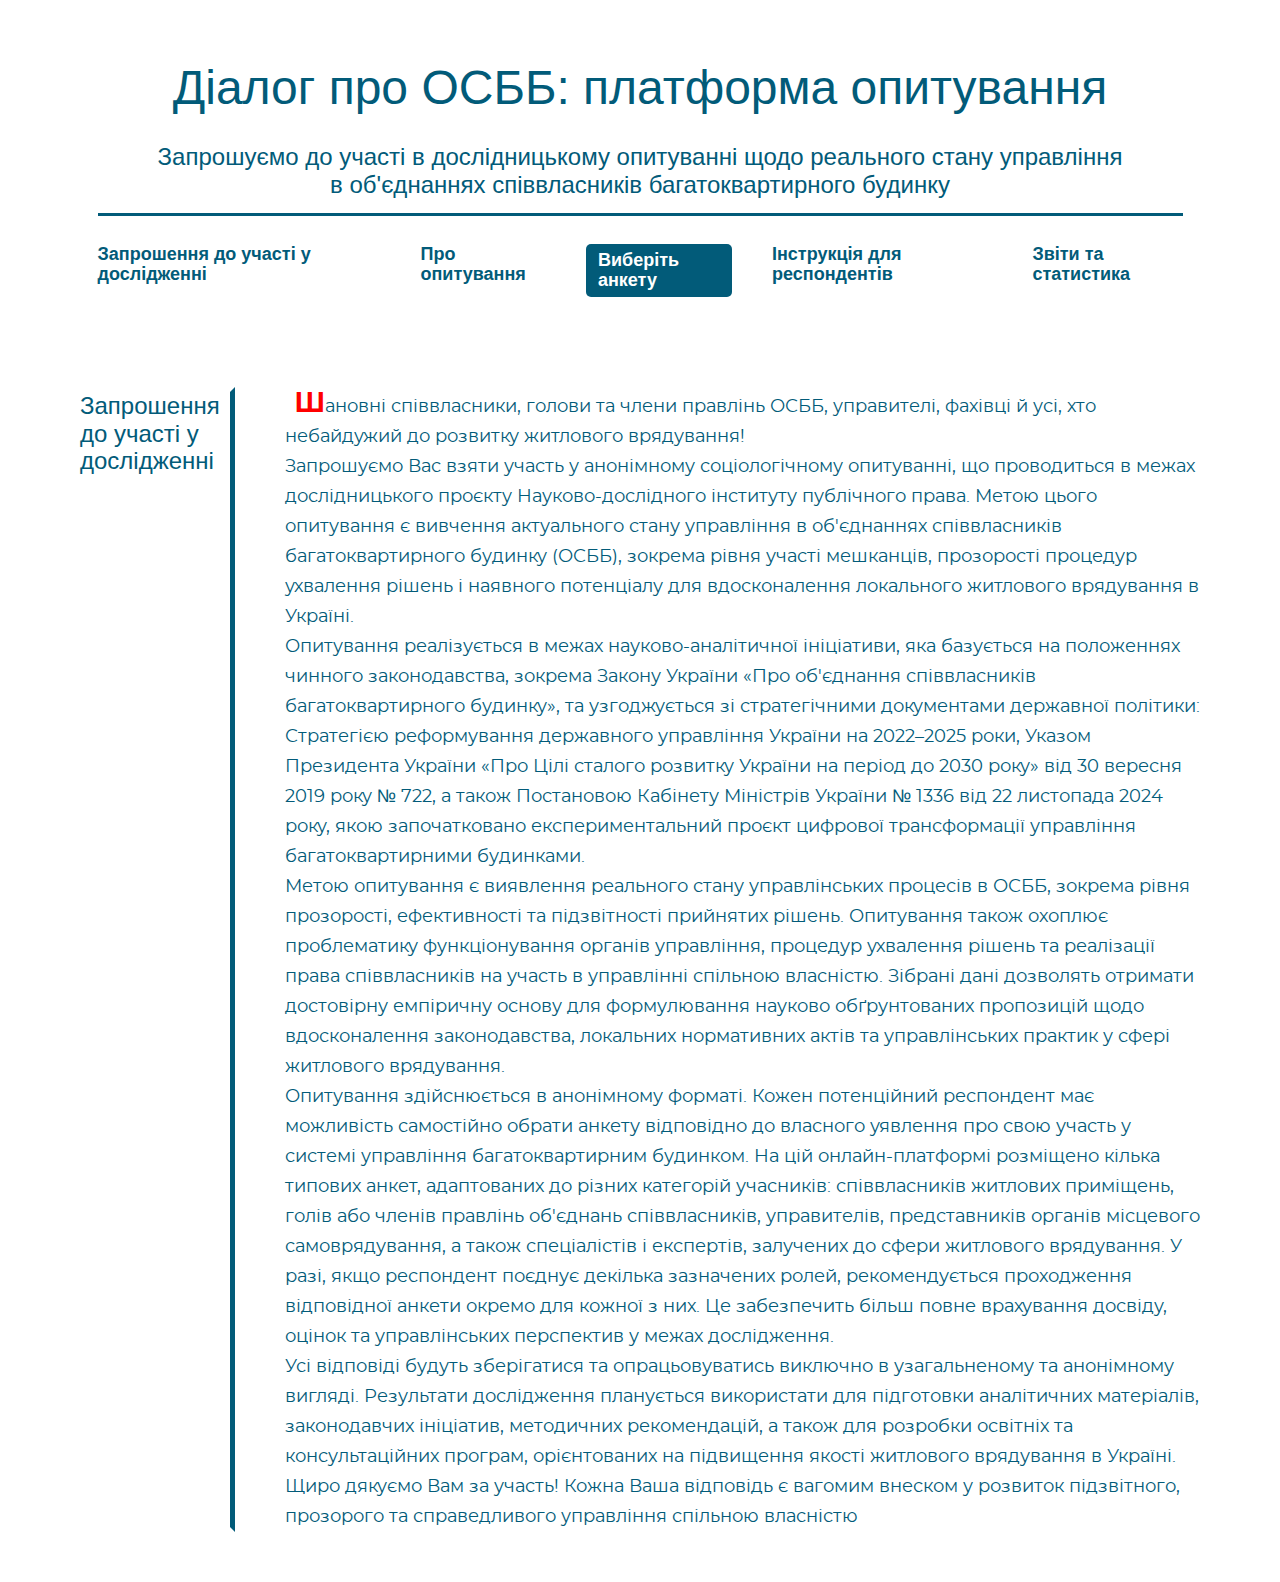
<file: index.html>
<!DOCTYPE html>
<html lang="uk">
<head>
  <meta charset="UTF-8">
  <meta http-equiv="X-UA-Compatible" content="IE=edge">
  <meta name="viewport" content="width=device-width, initial-scale=1.0, user-scalable=yes, minimum-scale=1.0, maximum-scale=5.0">
  
  <!-- SEO  -->
  <meta name="description" content="Анонімне соціологічне опитування про стан управління в ОСББ. Дослідження Науково-дослідного інституту публічного права.">
  <meta name="keywords" content="ОСББ, опитування, управління, багатоквартирний будинок, житлове врядування">
  <meta name="author" content="Науково-дослідний інститут публічного права">
  
  <!-- Open Graph  -->
  <meta property="og:title" content="Діалог про ОСББ: платформа опитування">
  <meta property="og:description" content="Запрошуємо до участі в дослідницькому опитуванні щодо реального стану управління в ОСББ">
  <meta property="og:type" content="website">
  <meta property="og:locale" content="uk_UA">
  
  <link rel="stylesheet" href="css/normalize.css">
  <link rel="stylesheet" href="css/style.css">
  
  <link rel="icon" href="img/home_house_icon_176144.png" type="image/png">
  <link rel="apple-touch-icon" href="img/home_house_icon_176144.png">
  
  <title>Діалог про ОСББ: платформа опитування</title>
</head>
<body>
  <div class="container">
    <header class="header">
      <div class="caption">
        <h1>Діалог про ОСББ: платформа опитування</h1>
        <h2>Запрошуємо до участі в дослідницькому опитуванні щодо реального стану управління</h2>
        <h2>в об'єднаннях співвласників багатоквартирного будинку</h2>
      </div>
      <ul class="ul-header">
        <li class="list-item"><a onclick="viewPage(event, 'History')" class="menu-item" id="defaultOpen">Запрошення до участі у дослідженні</a></li>
        <li class="list-item"><a onclick="viewPage(event, 'Schedule')" class="menu-item">Про опитування</a></li>
        <li class="list-item"><a id="highlighted-link" onclick="viewPage(event, 'Donation')" class="menu-item">Виберіть анкету</a></li>
        <li class="list-item"><a onclick="viewPage(event, 'Petition')" class="menu-item">Інструкція для респондентів</a></li>
        <li class="list-item"><a onclick="viewPage(event, 'Reports')" class="menu-item">Звіти та статистика</a></li>
      </ul>
    </header>
    <main>
      <div id="History" class="page">
        <div class="text-block">
          <div class="left-margin">
            <h2>Запрошення до участі у дослідженні</h2>
          </div>
          <a class="text">Шановні співвласники, голови та члени правлінь ОСББ, управителі, фахівці й усі, хто небайдужий до розвитку житлового врядування!<br>
            Запрошуємо Вас взяти участь у анонімному соціологічному опитуванні, що проводиться в межах дослідницького проєкту Науково-дослідного інституту публічного 
            права. Метою цього опитування є вивчення актуального стану управління в об'єднаннях співвласників багатоквартирного будинку (ОСББ), зокрема рівня участі 
            мешканців, прозорості процедур ухвалення рішень і наявного потенціалу для вдосконалення локального житлового врядування в Україні.<br>
            Опитування реалізується в межах науково-аналітичної ініціативи, яка базується на положеннях чинного законодавства, зокрема Закону України «Про об'єднання
            співвласників багатоквартирного будинку», та узгоджується зі стратегічними документами державної політики: Стратегією реформування державного управління 
            України на 2022–2025 роки, Указом Президента України «Про Цілі сталого розвитку України на період до 2030 року» від 30 вересня 2019 року № 722, а також 
            Постановою Кабінету Міністрів України № 1336 від 22 листопада 2024 року, якою започатковано експериментальний проєкт цифрової трансформації управління 
            багатоквартирними будинками.<br>
            Метою опитування є виявлення реального стану управлінських процесів в ОСББ, зокрема рівня прозорості, ефективності та підзвітності прийнятих рішень. 
            Опитування також охоплює проблематику функціонування органів управління, процедур ухвалення рішень та реалізації права співвласників на участь в управлінні 
            спільною власністю. Зібрані дані дозволять отримати достовірну емпіричну основу для формулювання науково обґрунтованих пропозицій щодо вдосконалення законодавства, 
            локальних нормативних актів та управлінських практик у сфері житлового врядування.<br>
            Опитування здійснюється в анонімному форматі. Кожен потенційний респондент має можливість самостійно обрати анкету відповідно до власного уявлення про свою 
            участь у системі управління багатоквартирним будинком. На цій онлайн-платформі розміщено кілька типових анкет, адаптованих до різних категорій учасників: співвласників 
            житлових приміщень, голів або членів правлінь об'єднань співвласників, управителів, представників органів місцевого самоврядування, а також спеціалістів і експертів, 
            залучених до сфери житлового врядування. У разі, якщо респондент поєднує декілька зазначених ролей, рекомендується проходження відповідної анкети окремо для кожної з 
            них. Це забезпечить більш повне врахування досвіду, оцінок та управлінських перспектив у межах дослідження.<br>
            Усі відповіді будуть зберігатися та опрацьовуватись виключно в узагальненому та анонімному вигляді. Результати дослідження планується використати для підготовки 
            аналітичних матеріалів, законодавчих ініціатив, методичних рекомендацій, а також для розробки освітніх та консультаційних програм, орієнтованих на підвищення 
            якості житлового врядування в Україні.<br>
            Щиро дякуємо Вам за участь! Кожна Ваша відповідь є вагомим внеском у розвиток підзвітного, прозорого та справедливого управління спільною власністю
          </a>
        </div>
      </div>
      <div id="Schedule" class="page">
        <div class="text-block">
          <div class="left-margin">
            <h2>Про опитування</h2>
          </div>
          <div>
            <ul>
              <li class="li-padding"><a>Мета опитування:<br></a>
                <a class="text">Метою опитування є виявлення реального стану управлінських процесів в ОСББ, зокрема рівня прозорості, ефективності та підзвітності 
                  прийнятих рішень. Опитування також охоплює проблематику функціонування органів управління, процедур ухвалення рішень та реалізації права співвласників 
                  на участь в управлінні спільною власністю. Зібрані дані дозволять отримати достовірну емпіричну основу для формулювання науково обґрунтованих пропозицій 
                  щодо вдосконалення законодавства, локальних нормативних актів та управлінських практик у сфері житлового врядування</a>
              </li>
              <li class="li-padding"><a>Юридична основа:<br></a>
                <a class="text">Опитування реалізується в межах науково-аналітичної ініціативи, яка базується на положеннях чинного законодавства, зокрема Закону України 
                  «Про об'єднання співвласників багатоквартирного будинку», та узгоджується зі стратегічними документами державної політики: Стратегією реформування 
                  державного управління України на 2022–2025 роки, Указом Президента України «Про Цілі сталого розвитку України на periode до 2030 року» від 30 вересня 
                  2019 року № 722, а також Постановою Кабінету Міністрів України № 1336 від 22 листопада 2024 року, якою започатковано експериментальний проєкт цифрової 
                  трансформації управління багатоквартирними будинками.</a>
              </li>
              <li><a>Результати будуть використані для:</a>
                <ul>
                  <li><a class="text">наукового аналізу</a></li>
                  <li><a class="text">формулювання пропозицій до законодавства</a></li>
                  <li><a class="text">підвищення стандартів прозорості та участі в ОСББ</a></li>
                </ul>
              </li>
            </ul>
          </div>
        </div>
      </div>
      <div id="Donation" class="page">
        <div class="text-block">
          <div class="left-margin">
            <h2>Виберіть анкету</h2>
          </div>
          <div class="donat">
           <ul>
            <li class="li-padding"><a href="form/universal_survey.html">Aнкета для участі у дослідженні (універсальна форма)</a></li>
            <li class="li-padding"><a href="form/residents.html">Анкета для участі у досліджені співвласників багатоквартирного будинку</a></li>
            <li class="li-padding"><a href="form/osbb_heads.html">Анкета для участі у досліджені голів правління ОСББ</a></li>
            <li class="li-padding"><a href="form/osbb_members_board.html">Анкета для участі у досліджені членів правління ОСББ</a></li>
            <li class="li-padding"><a href="form/audit_commission.html">Анкета для участі у досліджені голів ревізійних комісій ОСББ</a></li>
            <li class="li-padding"><a href="form/managers.html">Анкета для участі у досліджені управителів багатоквартирних будинків</a></li>
            <li class="li-padding"><a href="form/oms_representatives.html">Анкета для участі у досліджені представників органів місцевого самоврядування</a></li>
            <li class="li-padding"><a href="form/legal_experts.html">Анкета для участі у дослідженні правників та фахових експертів</a></li>
           </ul>
          </div>
        </div>
      </div>
      <div id="Petition" class="page">
        <div class="text-block">
          <div class="left-margin">
            <h2>Інструкція для респондентів</h2>
          </div>
          <ul>
            <li class="li-padding"><a>Як заповнювати анкету</a></li>
              <ul class="li-padding">
                <li><a class="text">Оберіть відповідну анкету</a></li>
                <li><a class="text">Дайте відповіді на всі запитання — переважно у форматі "так/ні", окремі з коментарем</a></li>
                <li><a class="text">Час проходження: 7–10 хвилин</a></li>
              </ul>
            </li>
             <li class="li-padding"><a>Анонімність</a></li>
              <ul class="li-padding">
                <li><a class="text">Ваша участь повністю анонімна</a></li>
                <li><a class="text">Жодні персональні дані не збираються</a></li>
                <li><a class="text">Ідентифікація користувачів не проводиться</a></li>
              </ul>
            </li>
            <li class="li-padding"><a>Участь у кількох анкетах</a></li>
              <ul>
                <li><a class="text">Якщо Ви маєте кілька ролей, будь ласка, заповніть відповідні анкети окремо</a></li>
              </ul>
            </li>
          </ul>
        </div>
      </div>
      
      <div id="Reports" class="page">
        <div class="text-block">
          <div class="left-margin">
            <h2>Звіти та статистика</h2>
          </div>
          <div class="donat">
            
            <div class="li-padding">
              <h3>📊 Загальна статистика опитування</h3>
              <div id="generalStats" class="stats-container">
                <div class="loading-text">🔄 Завантаження статистики...</div>
              </div>
            </div>
            
            <div class="li-padding">
              <h3>📋 Статистика по типах анкет</h3>
              <div id="surveyTypeStats" class="stats-container">
                <div class="loading-text">🔄 Завантаження даних по типах анкет...</div>
              </div>
            </div>
            
            <div class="li-padding">
              <h3>📈 Активність за останні дні</h3>
              <div id="dailyActivity" class="stats-container">
                <div class="loading-text">🔄 Завантаження активності...</div>
              </div>
            </div>
            
            <div class="li-padding">
              <h3>🔗 Додаткові ресурси</h3>
              <ul>
                <li class="li-padding">
                  <a href="admin/index.php" target="_blank">
                    🖥️ Повна адміністративна панель
                  </a>
                </li>
                <li class="li-padding">
                  <a href="javascript:void(0)" onclick="refreshAllStats(true)">
                    🔄 Оновити статистику
                  </a>
                </li>
              </ul>
            </div>
            
          </div>
        </div>
      </div>
     </main>
    <footer>
    </footer>
  </div>
  <script src="./js/ViewPage.js"></script>
  <script src="./js/stats.js"></script>
</body>
</html>
</file>
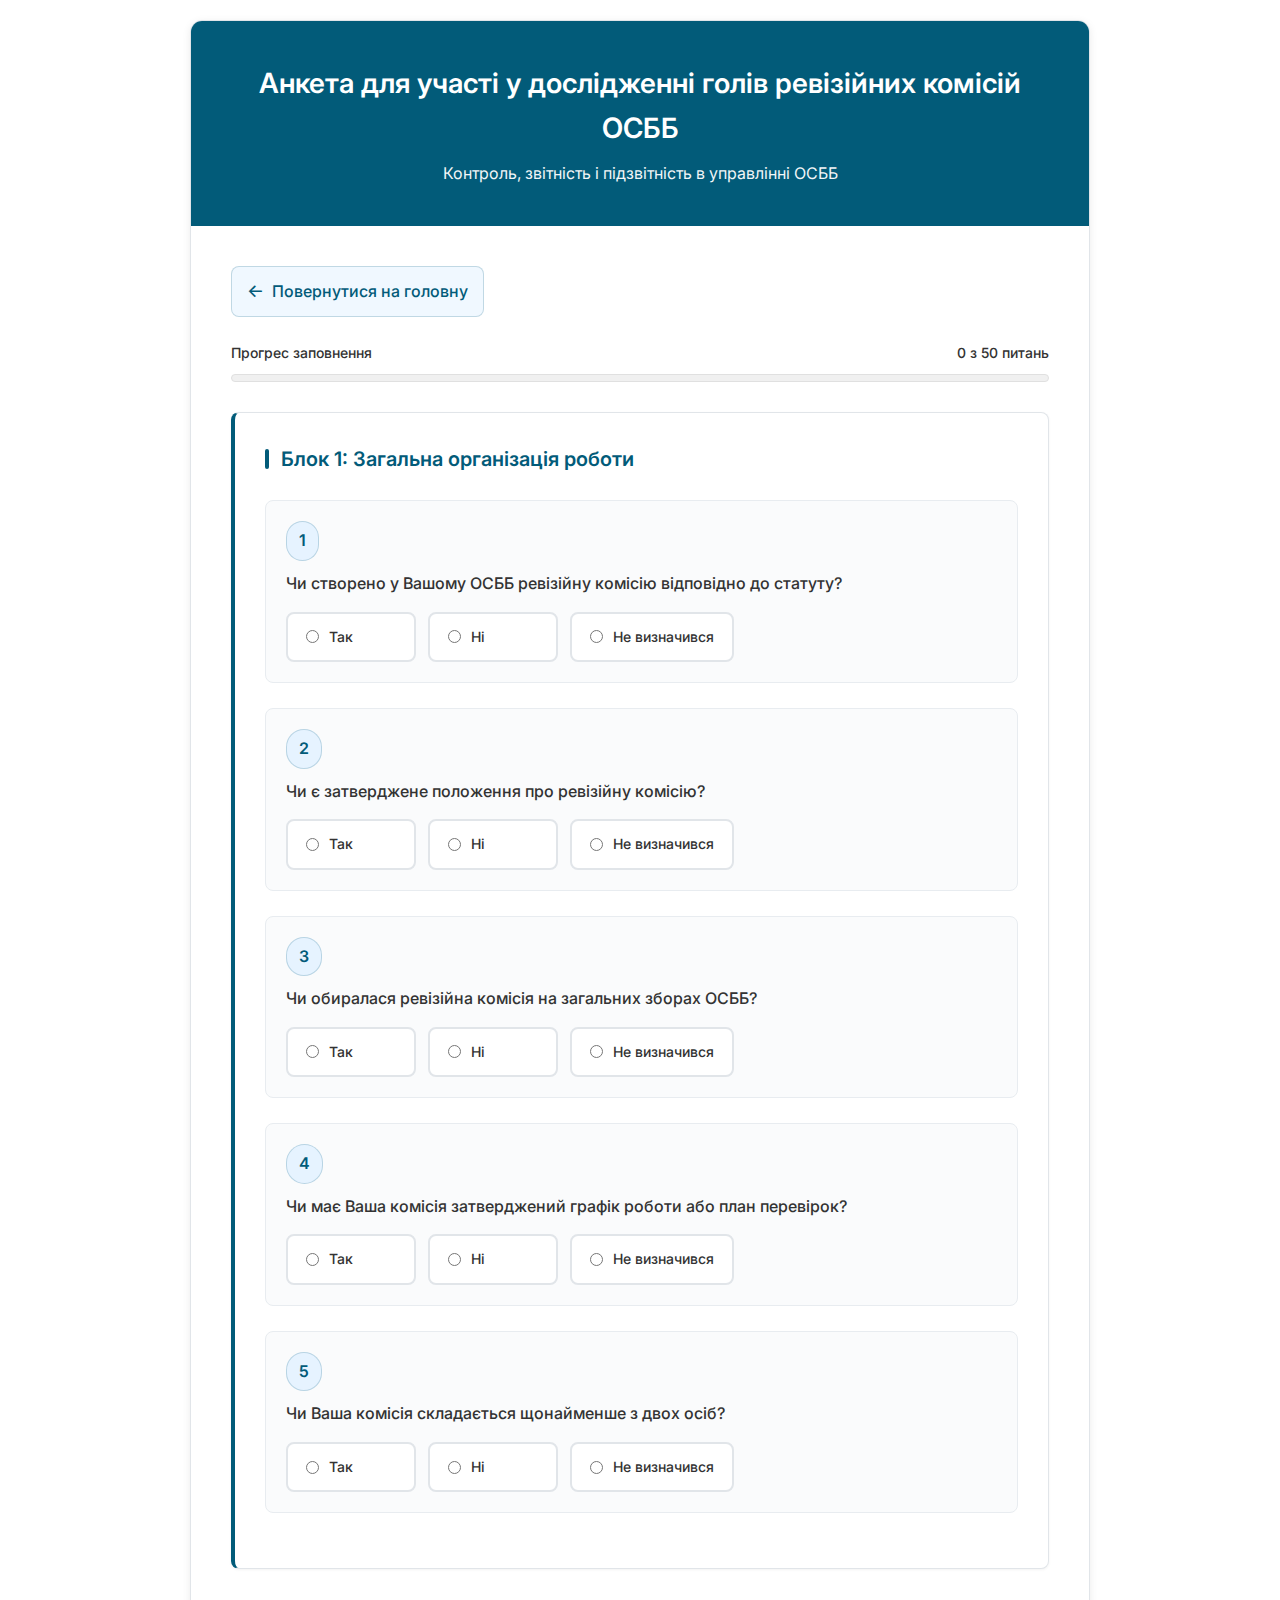
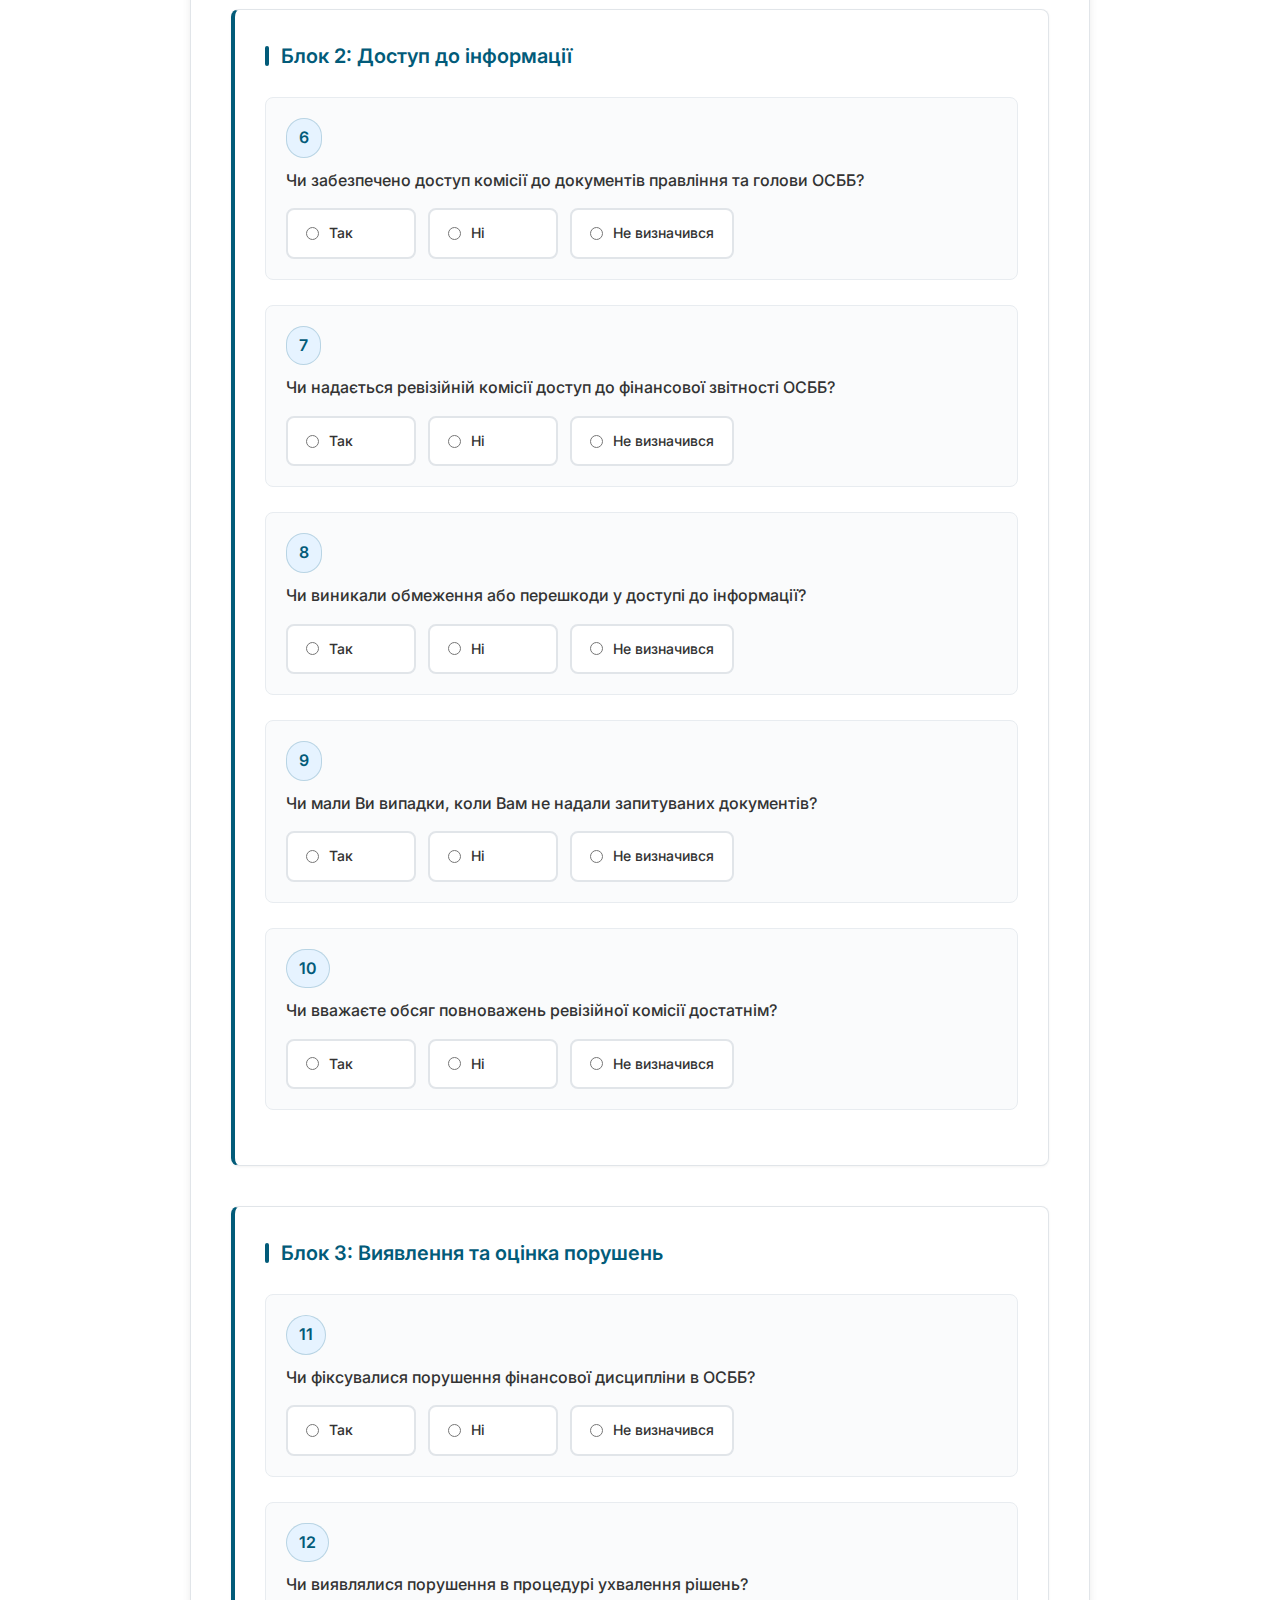
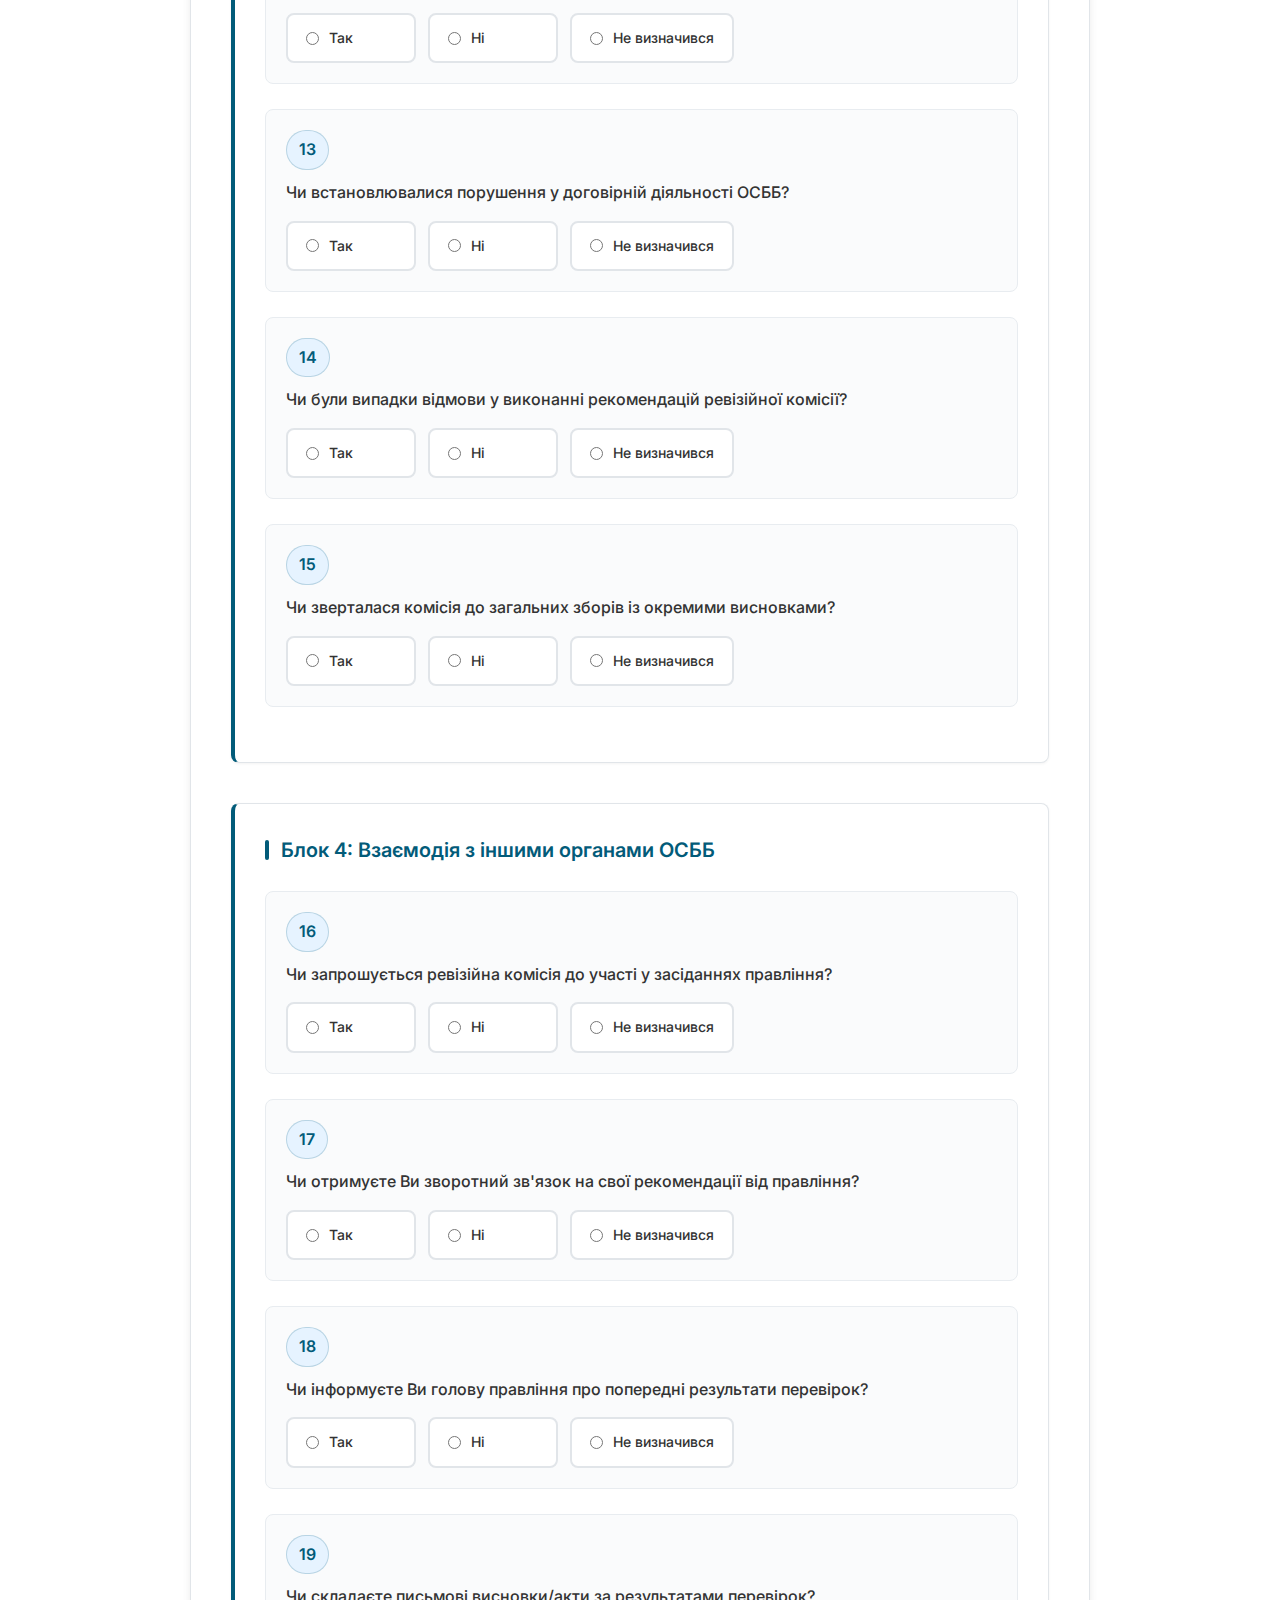
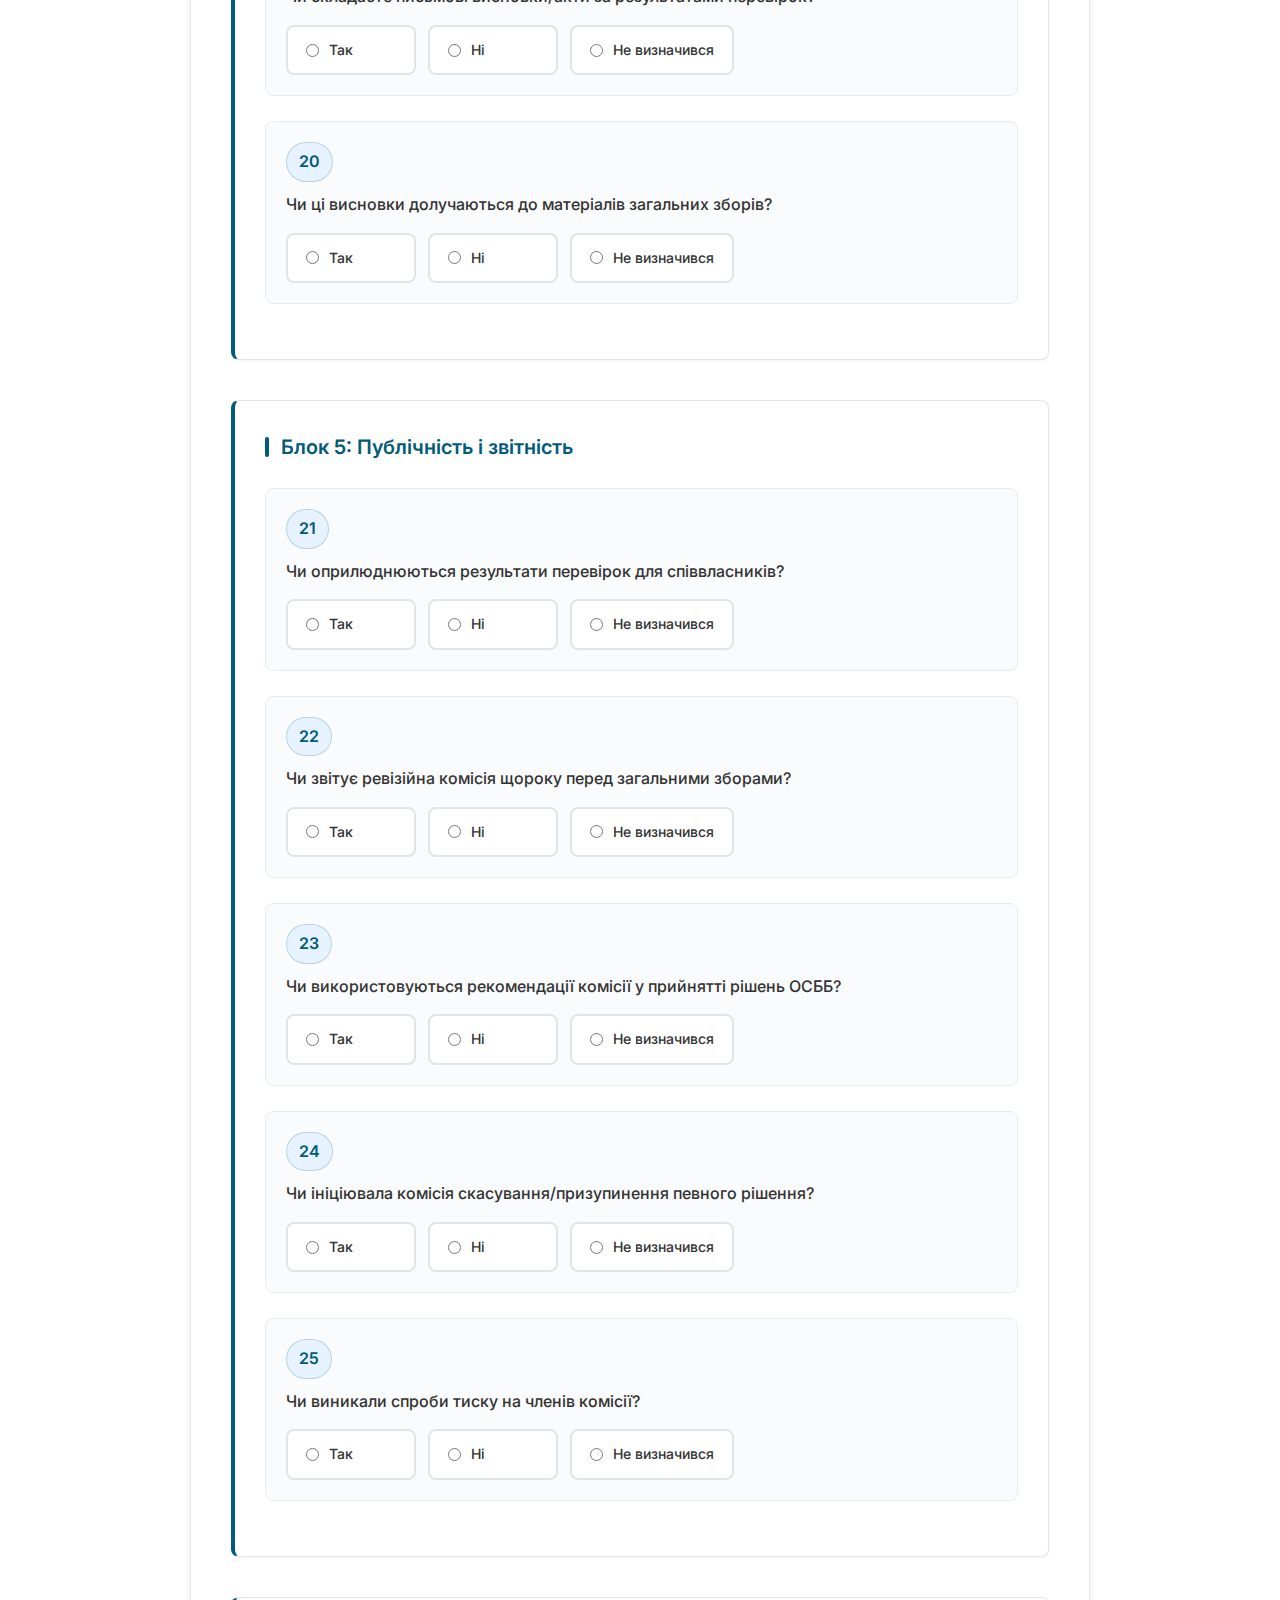
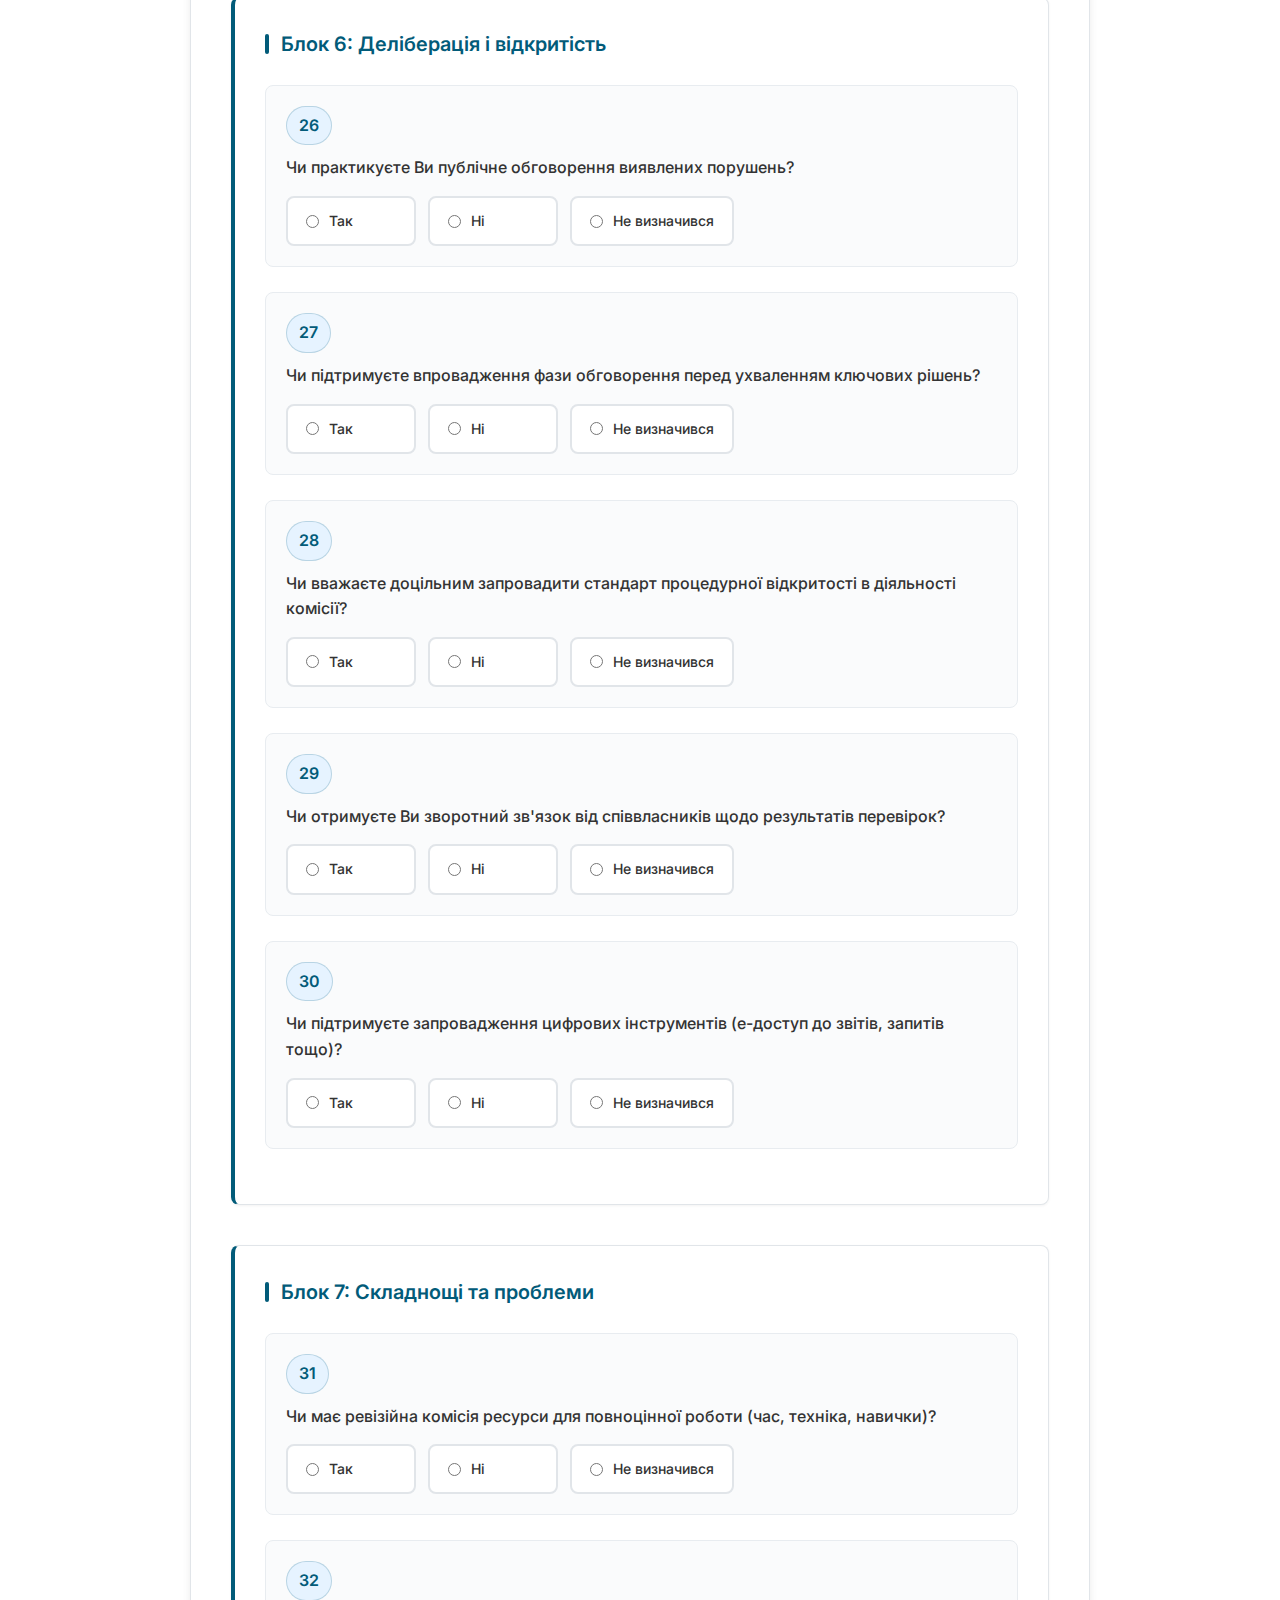
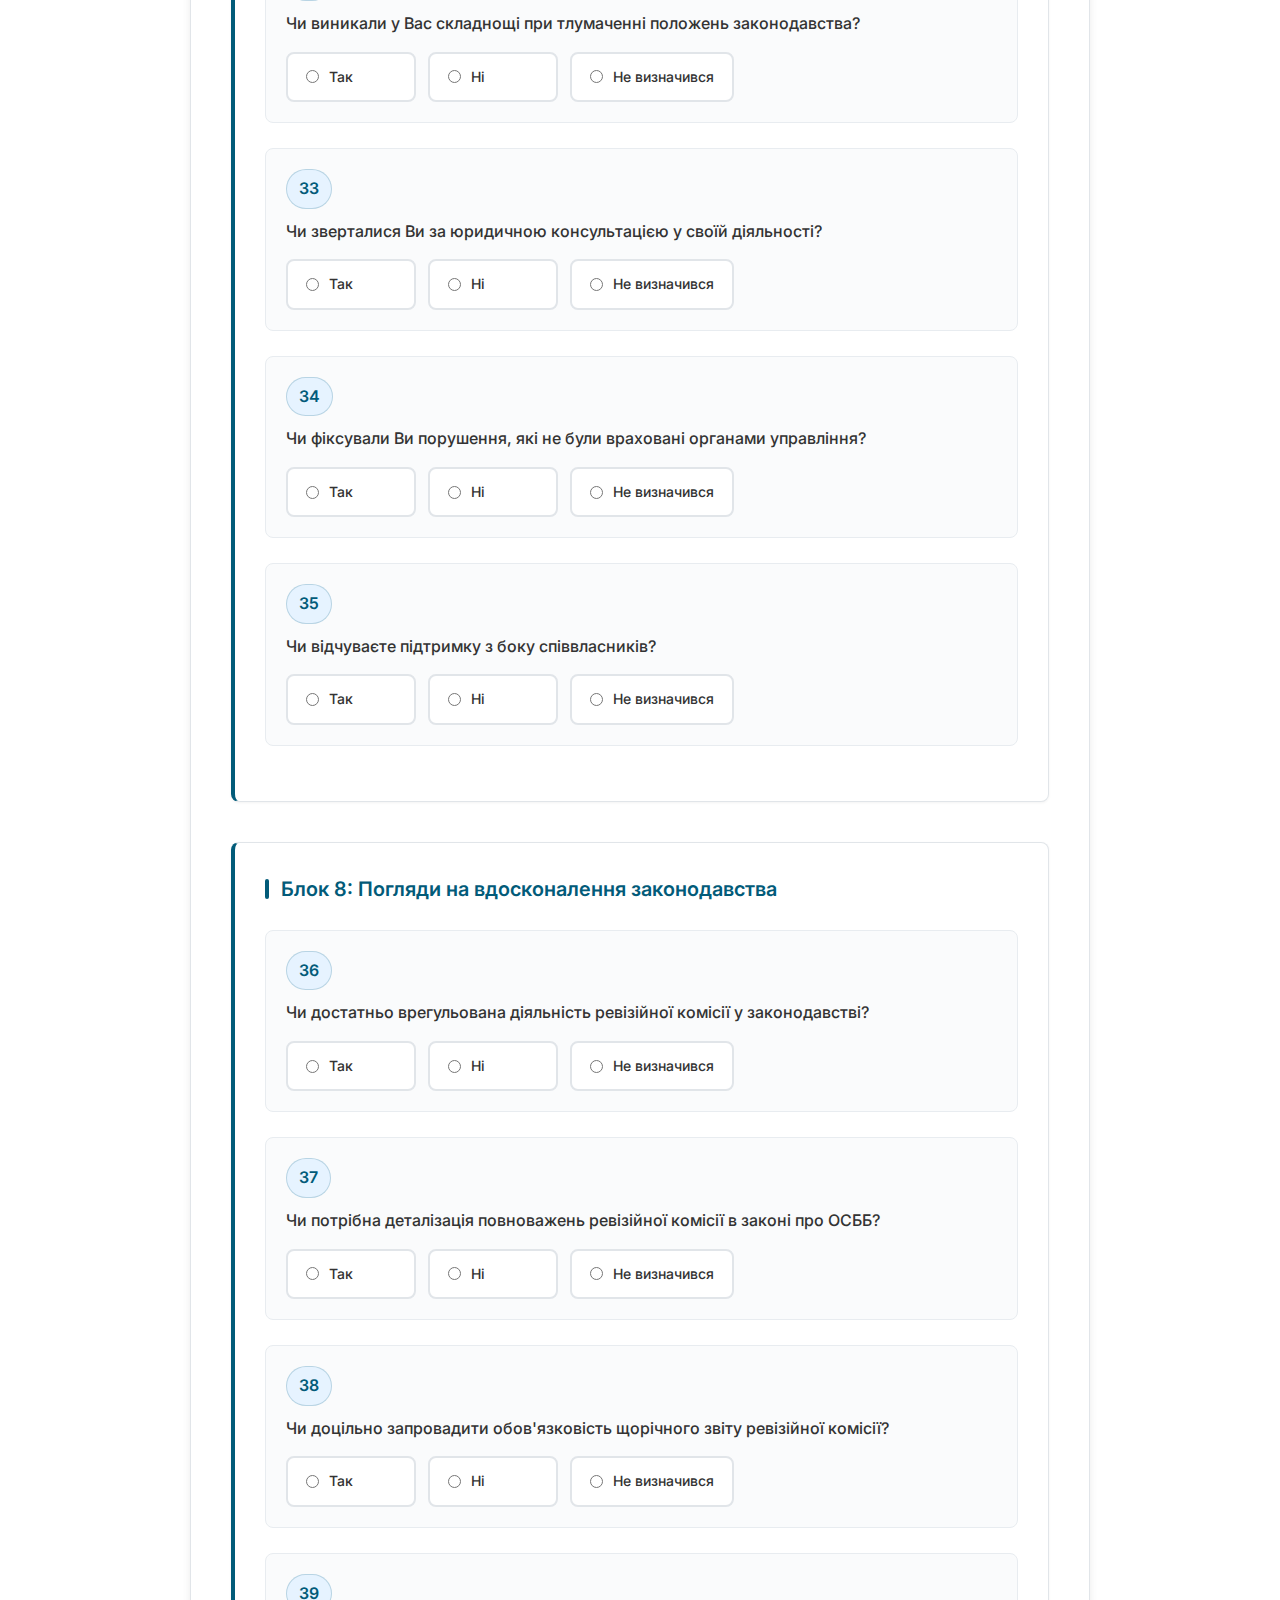
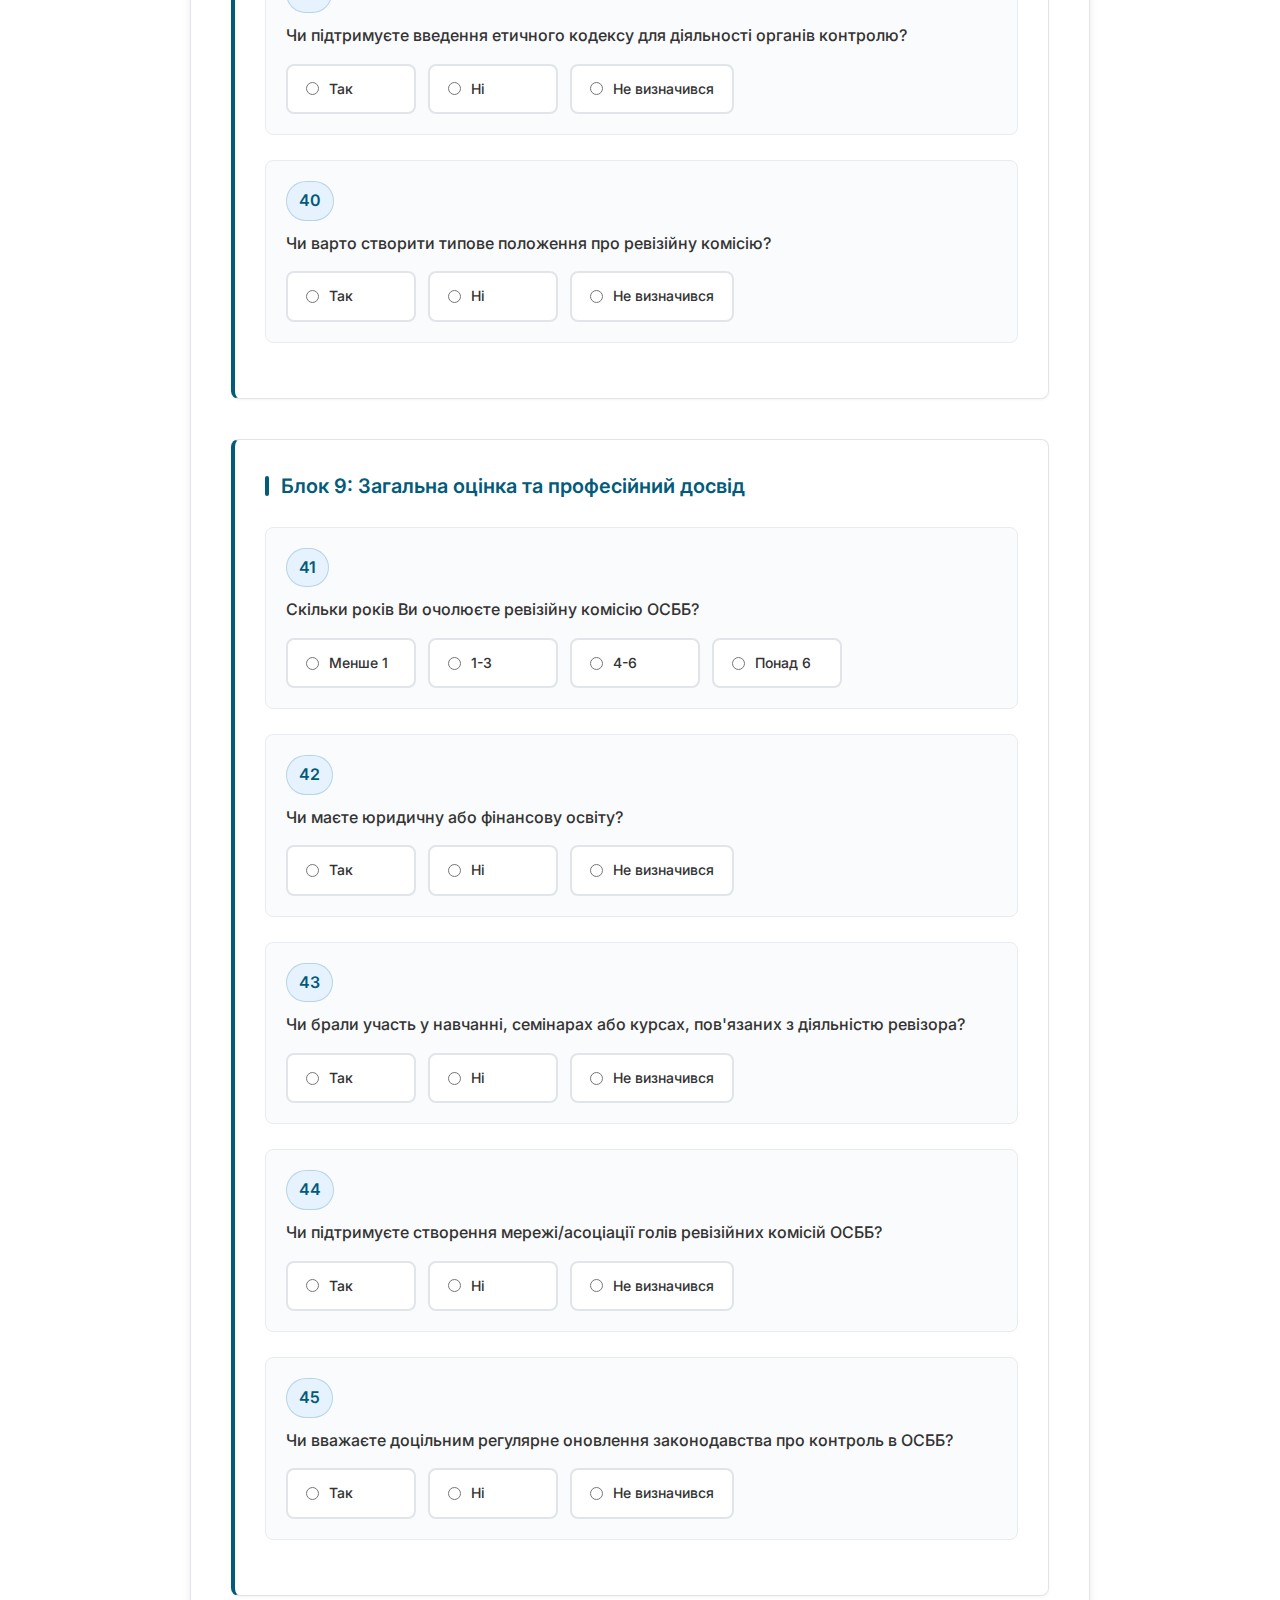
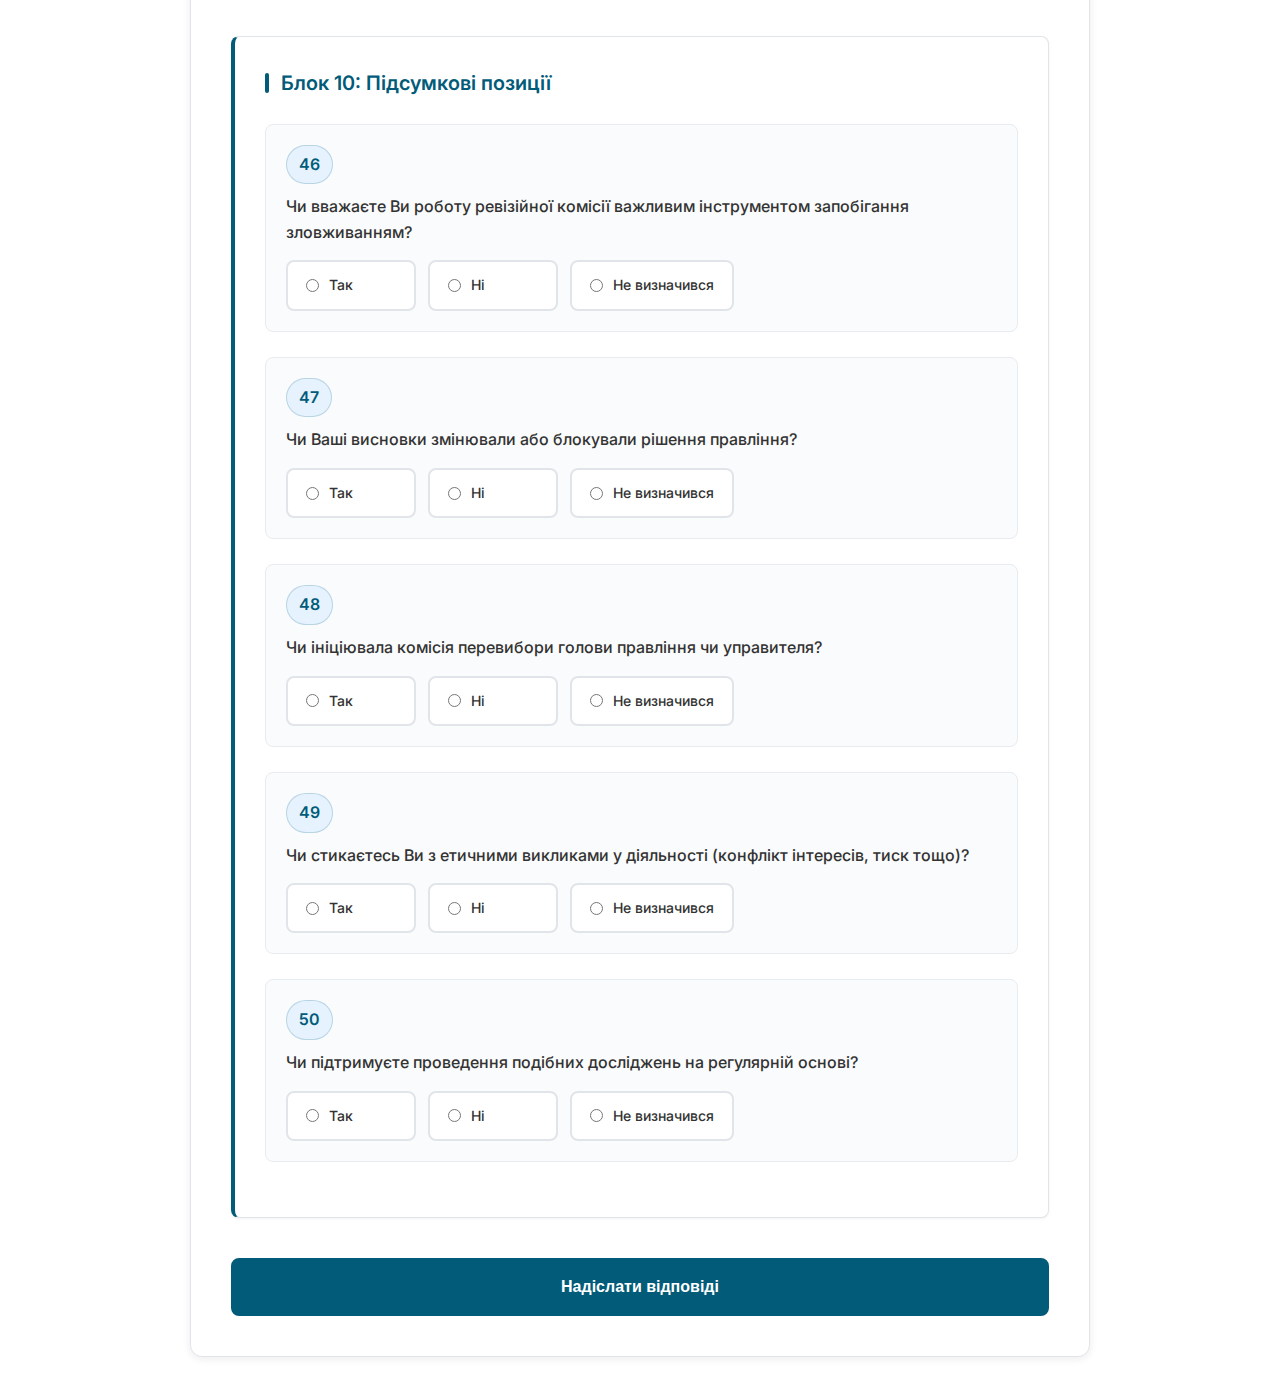
<file: form/audit_commission.html>
<!DOCTYPE html>
<html lang="uk">
<head>
    <meta charset="UTF-8">
    <meta name="viewport" content="width=device-width, initial-scale=1.0">
    <title>Анкета для участі у дослідженні голів ревізійних комісій ОСББ</title>
    <link rel="stylesheet" href="css/style.css">
</head>
<body>
    <div class="survey-container">
        <div class="survey-header">
            <h1>Анкета для участі у дослідженні голів ревізійних комісій ОСББ</h1>
            <p>Контроль, звітність і підзвітність в управлінні ОСББ</p>
        </div>

        <div class="survey-form">
            <a href="../index.html" class="back-link">Повернутися на головну</a>
            
            <div class="progress-container">
                <div class="progress-info">
                    <span>Прогрес заповнення</span>
                    <span id="progressText">0 з 50 питань</span>
                </div>
                <div class="progress-bar">
                    <div class="progress-fill" id="progressFill"></div>
                </div>
            </div>

            <div id="successMessage" class="message success-message hidden">
                <h4>✅ Дякуємо за участь у дослідженні!</h4>
                <p>Ваші відповіді успішно збережено та передано для аналізу.</p>
                <p><strong>ID відповіді:</strong> <span id="responseId"></span></p>
            </div>

            <div id="errorMessage" class="message error-message hidden">
                <h4>❌ Помилка відправки</h4>
                <p id="errorText"></p>
            </div>

            <form id="surveyForm">
                <!-- Блок 1: Загальна організація роботи -->
                <div class="question-block">
                    <h3>Блок 1: Загальна організація роботи</h3>
                    
                    <div class="question">
                        <div class="question-number">1</div>
                        <div class="question-text">Чи створено у Вашому ОСББ ревізійну комісію відповідно до статуту?</div>
                        <div class="options">
                            <div class="option" onclick="selectOption(this, 'q1', 'yes')">
                                <input type="radio" id="q1_yes" name="q1" value="yes">
                                <label for="q1_yes">Так</label>
                            </div>
                            <div class="option" onclick="selectOption(this, 'q1', 'no')">
                                <input type="radio" id="q1_no" name="q1" value="no">
                                <label for="q1_no">Ні</label>
                            </div>
                            <div class="option" onclick="selectOption(this, 'q1', 'undecided')">
                                <input type="radio" id="q1_undecided" name="q1" value="undecided">
                                <label for="q1_undecided">Не визначився</label>
                            </div>
                        </div>
                    </div>

                    <div class="question">
                        <div class="question-number">2</div>
                        <div class="question-text">Чи є затверджене положення про ревізійну комісію?</div>
                        <div class="options">
                            <div class="option" onclick="selectOption(this, 'q2', 'yes')">
                                <input type="radio" id="q2_yes" name="q2" value="yes">
                                <label for="q2_yes">Так</label>
                            </div>
                            <div class="option" onclick="selectOption(this, 'q2', 'no')">
                                <input type="radio" id="q2_no" name="q2" value="no">
                                <label for="q2_no">Ні</label>
                            </div>
                            <div class="option" onclick="selectOption(this, 'q2', 'undecided')">
                                <input type="radio" id="q2_undecided" name="q2" value="undecided">
                                <label for="q2_undecided">Не визначився</label>
                            </div>
                        </div>
                    </div>

                    <div class="question">
                        <div class="question-number">3</div>
                        <div class="question-text">Чи обиралася ревізійна комісія на загальних зборах ОСББ?</div>
                        <div class="options">
                            <div class="option" onclick="selectOption(this, 'q3', 'yes')">
                                <input type="radio" id="q3_yes" name="q3" value="yes">
                                <label for="q3_yes">Так</label>
                            </div>
                            <div class="option" onclick="selectOption(this, 'q3', 'no')">
                                <input type="radio" id="q3_no" name="q3" value="no">
                                <label for="q3_no">Ні</label>
                            </div>
                            <div class="option" onclick="selectOption(this, 'q3', 'undecided')">
                                <input type="radio" id="q3_undecided" name="q3" value="undecided">
                                <label for="q3_undecided">Не визначився</label>
                            </div>
                        </div>
                    </div>

                    <div class="question">
                        <div class="question-number">4</div>
                        <div class="question-text">Чи має Ваша комісія затверджений графік роботи або план перевірок?</div>
                        <div class="options">
                            <div class="option" onclick="selectOption(this, 'q4', 'yes')">
                                <input type="radio" id="q4_yes" name="q4" value="yes">
                                <label for="q4_yes">Так</label>
                            </div>
                            <div class="option" onclick="selectOption(this, 'q4', 'no')">
                                <input type="radio" id="q4_no" name="q4" value="no">
                                <label for="q4_no">Ні</label>
                            </div>
                            <div class="option" onclick="selectOption(this, 'q4', 'undecided')">
                                <input type="radio" id="q4_undecided" name="q4" value="undecided">
                                <label for="q4_undecided">Не визначився</label>
                            </div>
                        </div>
                    </div>

                    <div class="question">
                        <div class="question-number">5</div>
                        <div class="question-text">Чи Ваша комісія складається щонайменше з двох осіб?</div>
                        <div class="options">
                            <div class="option" onclick="selectOption(this, 'q5', 'yes')">
                                <input type="radio" id="q5_yes" name="q5" value="yes">
                                <label for="q5_yes">Так</label>
                            </div>
                            <div class="option" onclick="selectOption(this, 'q5', 'no')">
                                <input type="radio" id="q5_no" name="q5" value="no">
                                <label for="q5_no">Ні</label>
                            </div>
                            <div class="option" onclick="selectOption(this, 'q5', 'undecided')">
                                <input type="radio" id="q5_undecided" name="q5" value="undecided">
                                <label for="q5_undecided">Не визначився</label>
                            </div>
                        </div>
                    </div>
                </div>

                <!-- Блок 2: Доступ до інформації -->
                <div class="question-block">
                    <h3>Блок 2: Доступ до інформації</h3>
                    
                    <div class="question">
                        <div class="question-number">6</div>
                        <div class="question-text">Чи забезпечено доступ комісії до документів правління та голови ОСББ?</div>
                        <div class="options">
                            <div class="option" onclick="selectOption(this, 'q6', 'yes')">
                                <input type="radio" id="q6_yes" name="q6" value="yes">
                                <label for="q6_yes">Так</label>
                            </div>
                            <div class="option" onclick="selectOption(this, 'q6', 'no')">
                                <input type="radio" id="q6_no" name="q6" value="no">
                                <label for="q6_no">Ні</label>
                            </div>
                            <div class="option" onclick="selectOption(this, 'q6', 'undecided')">
                                <input type="radio" id="q6_undecided" name="q6" value="undecided">
                                <label for="q6_undecided">Не визначився</label>
                            </div>
                        </div>
                    </div>

                    <div class="question">
                        <div class="question-number">7</div>
                        <div class="question-text">Чи надається ревізійній комісії доступ до фінансової звітності ОСББ?</div>
                        <div class="options">
                            <div class="option" onclick="selectOption(this, 'q7', 'yes')">
                                <input type="radio" id="q7_yes" name="q7" value="yes">
                                <label for="q7_yes">Так</label>
                            </div>
                            <div class="option" onclick="selectOption(this, 'q7', 'no')">
                                <input type="radio" id="q7_no" name="q7" value="no">
                                <label for="q7_no">Ні</label>
                            </div>
                            <div class="option" onclick="selectOption(this, 'q7', 'undecided')">
                                <input type="radio" id="q7_undecided" name="q7" value="undecided">
                                <label for="q7_undecided">Не визначився</label>
                            </div>
                        </div>
                    </div>

                    <div class="question">
                        <div class="question-number">8</div>
                        <div class="question-text">Чи виникали обмеження або перешкоди у доступі до інформації?</div>
                        <div class="options">
                            <div class="option" onclick="selectOption(this, 'q8', 'yes')">
                                <input type="radio" id="q8_yes" name="q8" value="yes">
                                <label for="q8_yes">Так</label>
                            </div>
                            <div class="option" onclick="selectOption(this, 'q8', 'no')">
                                <input type="radio" id="q8_no" name="q8" value="no">
                                <label for="q8_no">Ні</label>
                            </div>
                            <div class="option" onclick="selectOption(this, 'q8', 'undecided')">
                                <input type="radio" id="q8_undecided" name="q8" value="undecided">
                                <label for="q8_undecided">Не визначився</label>
                            </div>
                        </div>
                    </div>

                    <div class="question">
                        <div class="question-number">9</div>
                        <div class="question-text">Чи мали Ви випадки, коли Вам не надали запитуваних документів?</div>
                        <div class="options">
                            <div class="option" onclick="selectOption(this, 'q9', 'yes')">
                                <input type="radio" id="q9_yes" name="q9" value="yes">
                                <label for="q9_yes">Так</label>
                            </div>
                            <div class="option" onclick="selectOption(this, 'q9', 'no')">
                                <input type="radio" id="q9_no" name="q9" value="no">
                                <label for="q9_no">Ні</label>
                            </div>
                            <div class="option" onclick="selectOption(this, 'q9', 'undecided')">
                                <input type="radio" id="q9_undecided" name="q9" value="undecided">
                                <label for="q9_undecided">Не визначився</label>
                            </div>
                        </div>
                    </div>

                    <div class="question">
                        <div class="question-number">10</div>
                        <div class="question-text">Чи вважаєте обсяг повноважень ревізійної комісії достатнім?</div>
                        <div class="options">
                            <div class="option" onclick="selectOption(this, 'q10', 'yes')">
                                <input type="radio" id="q10_yes" name="q10" value="yes">
                                <label for="q10_yes">Так</label>
                            </div>
                            <div class="option" onclick="selectOption(this, 'q10', 'no')">
                                <input type="radio" id="q10_no" name="q10" value="no">
                                <label for="q10_no">Ні</label>
                            </div>
                            <div class="option" onclick="selectOption(this, 'q10', 'undecided')">
                                <input type="radio" id="q10_undecided" name="q10" value="undecided">
                                <label for="q10_undecided">Не визначився</label>
                            </div>
                        </div>
                    </div>
                </div>

                <!-- Блок 3: Виявлення та оцінка порушень -->
                <div class="question-block">
                    <h3>Блок 3: Виявлення та оцінка порушень</h3>
                    
                    <div class="question">
                        <div class="question-number">11</div>
                        <div class="question-text">Чи фіксувалися порушення фінансової дисципліни в ОСББ?</div>
                        <div class="options">
                            <div class="option" onclick="selectOption(this, 'q11', 'yes')">
                                <input type="radio" id="q11_yes" name="q11" value="yes">
                                <label for="q11_yes">Так</label>
                            </div>
                            <div class="option" onclick="selectOption(this, 'q11', 'no')">
                                <input type="radio" id="q11_no" name="q11" value="no">
                                <label for="q11_no">Ні</label>
                            </div>
                            <div class="option" onclick="selectOption(this, 'q11', 'undecided')">
                                <input type="radio" id="q11_undecided" name="q11" value="undecided">
                                <label for="q11_undecided">Не визначився</label>
                            </div>
                        </div>
                    </div>

                    <div class="question">
                        <div class="question-number">12</div>
                        <div class="question-text">Чи виявлялися порушення в процедурі ухвалення рішень?</div>
                        <div class="options">
                            <div class="option" onclick="selectOption(this, 'q12', 'yes')">
                                <input type="radio" id="q12_yes" name="q12" value="yes">
                                <label for="q12_yes">Так</label>
                            </div>
                            <div class="option" onclick="selectOption(this, 'q12', 'no')">
                                <input type="radio" id="q12_no" name="q12" value="no">
                                <label for="q12_no">Ні</label>
                            </div>
                            <div class="option" onclick="selectOption(this, 'q12', 'undecided')">
                                <input type="radio" id="q12_undecided" name="q12" value="undecided">
                                <label for="q12_undecided">Не визначився</label>
                            </div>
                        </div>
                    </div>

                    <div class="question">
                        <div class="question-number">13</div>
                        <div class="question-text">Чи встановлювалися порушення у договірній діяльності ОСББ?</div>
                        <div class="options">
                            <div class="option" onclick="selectOption(this, 'q13', 'yes')">
                                <input type="radio" id="q13_yes" name="q13" value="yes">
                                <label for="q13_yes">Так</label>
                            </div>
                            <div class="option" onclick="selectOption(this, 'q13', 'no')">
                                <input type="radio" id="q13_no" name="q13" value="no">
                                <label for="q13_no">Ні</label>
                            </div>
                            <div class="option" onclick="selectOption(this, 'q13', 'undecided')">
                                <input type="radio" id="q13_undecided" name="q13" value="undecided">
                                <label for="q13_undecided">Не визначився</label>
                            </div>
                        </div>
                    </div>

                    <div class="question">
                        <div class="question-number">14</div>
                        <div class="question-text">Чи були випадки відмови у виконанні рекомендацій ревізійної комісії?</div>
                        <div class="options">
                            <div class="option" onclick="selectOption(this, 'q14', 'yes')">
                                <input type="radio" id="q14_yes" name="q14" value="yes">
                                <label for="q14_yes">Так</label>
                            </div>
                            <div class="option" onclick="selectOption(this, 'q14', 'no')">
                                <input type="radio" id="q14_no" name="q14" value="no">
                                <label for="q14_no">Ні</label>
                            </div>
                            <div class="option" onclick="selectOption(this, 'q14', 'undecided')">
                                <input type="radio" id="q14_undecided" name="q14" value="undecided">
                                <label for="q14_undecided">Не визначився</label>
                            </div>
                        </div>
                    </div>

                    <div class="question">
                        <div class="question-number">15</div>
                        <div class="question-text">Чи зверталася комісія до загальних зборів із окремими висновками?</div>
                        <div class="options">
                            <div class="option" onclick="selectOption(this, 'q15', 'yes')">
                                <input type="radio" id="q15_yes" name="q15" value="yes">
                                <label for="q15_yes">Так</label>
                            </div>
                            <div class="option" onclick="selectOption(this, 'q15', 'no')">
                                <input type="radio" id="q15_no" name="q15" value="no">
                                <label for="q15_no">Ні</label>
                            </div>
                            <div class="option" onclick="selectOption(this, 'q15', 'undecided')">
                                <input type="radio" id="q15_undecided" name="q15" value="undecided">
                                <label for="q15_undecided">Не визначився</label>
                            </div>
                        </div>
                    </div>
                </div>

                <!-- Блок 4: Взаємодія з іншими органами ОСББ -->
                <div class="question-block">
                    <h3>Блок 4: Взаємодія з іншими органами ОСББ</h3>
                    
                    <div class="question">
                        <div class="question-number">16</div>
                        <div class="question-text">Чи запрошується ревізійна комісія до участі у засіданнях правління?</div>
                        <div class="options">
                            <div class="option" onclick="selectOption(this, 'q16', 'yes')">
                                <input type="radio" id="q16_yes" name="q16" value="yes">
                                <label for="q16_yes">Так</label>
                            </div>
                            <div class="option" onclick="selectOption(this, 'q16', 'no')">
                                <input type="radio" id="q16_no" name="q16" value="no">
                                <label for="q16_no">Ні</label>
                            </div>
                            <div class="option" onclick="selectOption(this, 'q16', 'undecided')">
                                <input type="radio" id="q16_undecided" name="q16" value="undecided">
                                <label for="q16_undecided">Не визначився</label>
                            </div>
                        </div>
                    </div>

                    <div class="question">
                        <div class="question-number">17</div>
                        <div class="question-text">Чи отримуєте Ви зворотний зв'язок на свої рекомендації від правління?</div>
                        <div class="options">
                            <div class="option" onclick="selectOption(this, 'q17', 'yes')">
                                <input type="radio" id="q17_yes" name="q17" value="yes">
                                <label for="q17_yes">Так</label>
                            </div>
                            <div class="option" onclick="selectOption(this, 'q17', 'no')">
                                <input type="radio" id="q17_no" name="q17" value="no">
                                <label for="q17_no">Ні</label>
                            </div>
                            <div class="option" onclick="selectOption(this, 'q17', 'undecided')">
                                <input type="radio" id="q17_undecided" name="q17" value="undecided">
                                <label for="q17_undecided">Не визначився</label>
                            </div>
                        </div>
                    </div>

                    <div class="question">
                        <div class="question-number">18</div>
                        <div class="question-text">Чи інформуєте Ви голову правління про попередні результати перевірок?</div>
                        <div class="options">
                            <div class="option" onclick="selectOption(this, 'q18', 'yes')">
                                <input type="radio" id="q18_yes" name="q18" value="yes">
                                <label for="q18_yes">Так</label>
                            </div>
                            <div class="option" onclick="selectOption(this, 'q18', 'no')">
                                <input type="radio" id="q18_no" name="q18" value="no">
                                <label for="q18_no">Ні</label>
                            </div>
                            <div class="option" onclick="selectOption(this, 'q18', 'undecided')">
                                <input type="radio" id="q18_undecided" name="q18" value="undecided">
                                <label for="q18_undecided">Не визначився</label>
                            </div>
                        </div>
                    </div>

                    <div class="question">
                        <div class="question-number">19</div>
                        <div class="question-text">Чи складаєте письмові висновки/акти за результатами перевірок?</div>
                        <div class="options">
                            <div class="option" onclick="selectOption(this, 'q19', 'yes')">
                                <input type="radio" id="q19_yes" name="q19" value="yes">
                                <label for="q19_yes">Так</label>
                            </div>
                            <div class="option" onclick="selectOption(this, 'q19', 'no')">
                                <input type="radio" id="q19_no" name="q19" value="no">
                                <label for="q19_no">Ні</label>
                            </div>
                            <div class="option" onclick="selectOption(this, 'q19', 'undecided')">
                                <input type="radio" id="q19_undecided" name="q19" value="undecided">
                                <label for="q19_undecided">Не визначився</label>
                            </div>
                        </div>
                    </div>

                    <div class="question">
                        <div class="question-number">20</div>
                        <div class="question-text">Чи ці висновки долучаються до матеріалів загальних зборів?</div>
                        <div class="options">
                            <div class="option" onclick="selectOption(this, 'q20', 'yes')">
                                <input type="radio" id="q20_yes" name="q20" value="yes">
                                <label for="q20_yes">Так</label>
                            </div>
                            <div class="option" onclick="selectOption(this, 'q20', 'no')">
                                <input type="radio" id="q20_no" name="q20" value="no">
                                <label for="q20_no">Ні</label>
                            </div>
                            <div class="option" onclick="selectOption(this, 'q20', 'undecided')">
                                <input type="radio" id="q20_undecided" name="q20" value="undecided">
                                <label for="q20_undecided">Не визначився</label>
                            </div>
                        </div>
                    </div>
                </div>

                <!-- Блок 5: Публічність і звітність -->
                <div class="question-block">
                    <h3>Блок 5: Публічність і звітність</h3>
                    
                    <div class="question">
                        <div class="question-number">21</div>
                        <div class="question-text">Чи оприлюднюються результати перевірок для співвласників?</div>
                        <div class="options">
                            <div class="option" onclick="selectOption(this, 'q21', 'yes')">
                                <input type="radio" id="q21_yes" name="q21" value="yes">
                                <label for="q21_yes">Так</label>
                            </div>
                            <div class="option" onclick="selectOption(this, 'q21', 'no')">
                                <input type="radio" id="q21_no" name="q21" value="no">
                                <label for="q21_no">Ні</label>
                            </div>
                            <div class="option" onclick="selectOption(this, 'q21', 'undecided')">
                                <input type="radio" id="q21_undecided" name="q21" value="undecided">
                                <label for="q21_undecided">Не визначився</label>
                            </div>
                        </div>
                    </div>

                    <div class="question">
                        <div class="question-number">22</div>
                        <div class="question-text">Чи звітує ревізійна комісія щороку перед загальними зборами?</div>
                        <div class="options">
                            <div class="option" onclick="selectOption(this, 'q22', 'yes')">
                                <input type="radio" id="q22_yes" name="q22" value="yes">
                                <label for="q22_yes">Так</label>
                            </div>
                            <div class="option" onclick="selectOption(this, 'q22', 'no')">
                                <input type="radio" id="q22_no" name="q22" value="no">
                                <label for="q22_no">Ні</label>
                            </div>
                            <div class="option" onclick="selectOption(this, 'q22', 'undecided')">
                                <input type="radio" id="q22_undecided" name="q22" value="undecided">
                                <label for="q22_undecided">Не визначився</label>
                            </div>
                        </div>
                    </div>

                    <div class="question">
                        <div class="question-number">23</div>
                        <div class="question-text">Чи використовуються рекомендації комісії у прийнятті рішень ОСББ?</div>
                        <div class="options">
                            <div class="option" onclick="selectOption(this, 'q23', 'yes')">
                                <input type="radio" id="q23_yes" name="q23" value="yes">
                                <label for="q23_yes">Так</label>
                            </div>
                            <div class="option" onclick="selectOption(this, 'q23', 'no')">
                                <input type="radio" id="q23_no" name="q23" value="no">
                                <label for="q23_no">Ні</label>
                            </div>
                            <div class="option" onclick="selectOption(this, 'q23', 'undecided')">
                                <input type="radio" id="q23_undecided" name="q23" value="undecided">
                                <label for="q23_undecided">Не визначився</label>
                            </div>
                        </div>
                    </div>

                    <div class="question">
                        <div class="question-number">24</div>
                        <div class="question-text">Чи ініціювала комісія скасування/призупинення певного рішення?</div>
                        <div class="options">
                            <div class="option" onclick="selectOption(this, 'q24', 'yes')">
                                <input type="radio" id="q24_yes" name="q24" value="yes">
                                <label for="q24_yes">Так</label>
                            </div>
                            <div class="option" onclick="selectOption(this, 'q24', 'no')">
                                <input type="radio" id="q24_no" name="q24" value="no">
                                <label for="q24_no">Ні</label>
                            </div>
                            <div class="option" onclick="selectOption(this, 'q24', 'undecided')">
                                <input type="radio" id="q24_undecided" name="q24" value="undecided">
                                <label for="q24_undecided">Не визначився</label>
                            </div>
                        </div>
                    </div>

                    <div class="question">
                        <div class="question-number">25</div>
                        <div class="question-text">Чи виникали спроби тиску на членів комісії?</div>
                        <div class="options">
                            <div class="option" onclick="selectOption(this, 'q25', 'yes')">
                                <input type="radio" id="q25_yes" name="q25" value="yes">
                                <label for="q25_yes">Так</label>
                            </div>
                            <div class="option" onclick="selectOption(this, 'q25', 'no')">
                                <input type="radio" id="q25_no" name="q25" value="no">
                                <label for="q25_no">Ні</label>
                            </div>
                            <div class="option" onclick="selectOption(this, 'q25', 'undecided')">
                                <input type="radio" id="q25_undecided" name="q25" value="undecided">
                                <label for="q25_undecided">Не визначився</label>
                            </div>
                        </div>
                    </div>
                </div>

                <!-- Блок 6: Деліберація і відкритість -->
                <div class="question-block">
                    <h3>Блок 6: Деліберація і відкритість</h3>
                    
                    <div class="question">
                        <div class="question-number">26</div>
                        <div class="question-text">Чи практикуєте Ви публічне обговорення виявлених порушень?</div>
                        <div class="options">
                            <div class="option" onclick="selectOption(this, 'q26', 'yes')">
                                <input type="radio" id="q26_yes" name="q26" value="yes">
                                <label for="q26_yes">Так</label>
                            </div>
                            <div class="option" onclick="selectOption(this, 'q26', 'no')">
                                <input type="radio" id="q26_no" name="q26" value="no">
                                <label for="q26_no">Ні</label>
                            </div>
                            <div class="option" onclick="selectOption(this, 'q26', 'undecided')">
                                <input type="radio" id="q26_undecided" name="q26" value="undecided">
                                <label for="q26_undecided">Не визначився</label>
                            </div>
                        </div>
                    </div>

                    <div class="question">
                        <div class="question-number">27</div>
                        <div class="question-text">Чи підтримуєте впровадження фази обговорення перед ухваленням ключових рішень?</div>
                        <div class="options">
                            <div class="option" onclick="selectOption(this, 'q27', 'yes')">
                                <input type="radio" id="q27_yes" name="q27" value="yes">
                                <label for="q27_yes">Так</label>
                            </div>
                            <div class="option" onclick="selectOption(this, 'q27', 'no')">
                                <input type="radio" id="q27_no" name="q27" value="no">
                                <label for="q27_no">Ні</label>
                            </div>
                            <div class="option" onclick="selectOption(this, 'q27', 'undecided')">
                                <input type="radio" id="q27_undecided" name="q27" value="undecided">
                                <label for="q27_undecided">Не визначився</label>
                            </div>
                        </div>
                    </div>

                    <div class="question">
                        <div class="question-number">28</div>
                        <div class="question-text">Чи вважаєте доцільним запровадити стандарт процедурної відкритості в діяльності комісії?</div>
                        <div class="options">
                            <div class="option" onclick="selectOption(this, 'q28', 'yes')">
                                <input type="radio" id="q28_yes" name="q28" value="yes">
                                <label for="q28_yes">Так</label>
                            </div>
                            <div class="option" onclick="selectOption(this, 'q28', 'no')">
                                <input type="radio" id="q28_no" name="q28" value="no">
                                <label for="q28_no">Ні</label>
                            </div>
                            <div class="option" onclick="selectOption(this, 'q28', 'undecided')">
                                <input type="radio" id="q28_undecided" name="q28" value="undecided">
                                <label for="q28_undecided">Не визначився</label>
                            </div>
                        </div>
                    </div>

                    <div class="question">
                        <div class="question-number">29</div>
                        <div class="question-text">Чи отримуєте Ви зворотний зв'язок від співвласників щодо результатів перевірок?</div>
                        <div class="options">
                            <div class="option" onclick="selectOption(this, 'q29', 'yes')">
                                <input type="radio" id="q29_yes" name="q29" value="yes">
                                <label for="q29_yes">Так</label>
                            </div>
                            <div class="option" onclick="selectOption(this, 'q29', 'no')">
                                <input type="radio" id="q29_no" name="q29" value="no">
                                <label for="q29_no">Ні</label>
                            </div>
                            <div class="option" onclick="selectOption(this, 'q29', 'undecided')">
                                <input type="radio" id="q29_undecided" name="q29" value="undecided">
                                <label for="q29_undecided">Не визначився</label>
                            </div>
                        </div>
                    </div>

                    <div class="question">
                        <div class="question-number">30</div>
                        <div class="question-text">Чи підтримуєте запровадження цифрових інструментів (е-доступ до звітів, запитів тощо)?</div>
                        <div class="options">
                            <div class="option" onclick="selectOption(this, 'q30', 'yes')">
                                <input type="radio" id="q30_yes" name="q30" value="yes">
                                <label for="q30_yes">Так</label>
                            </div>
                            <div class="option" onclick="selectOption(this, 'q30', 'no')">
                                <input type="radio" id="q30_no" name="q30" value="no">
                                <label for="q30_no">Ні</label>
                            </div>
                            <div class="option" onclick="selectOption(this, 'q30', 'undecided')">
                                <input type="radio" id="q30_undecided" name="q30" value="undecided">
                                <label for="q30_undecided">Не визначився</label>
                            </div>
                        </div>
                    </div>
                </div>

                <!-- Блок 7: Складнощі та проблеми -->
                <div class="question-block">
                    <h3>Блок 7: Складнощі та проблеми</h3>
                    
                    <div class="question">
                        <div class="question-number">31</div>
                        <div class="question-text">Чи має ревізійна комісія ресурси для повноцінної роботи (час, техніка, навички)?</div>
                        <div class="options">
                            <div class="option" onclick="selectOption(this, 'q31', 'yes')">
                                <input type="radio" id="q31_yes" name="q31" value="yes">
                                <label for="q31_yes">Так</label>
                            </div>
                            <div class="option" onclick="selectOption(this, 'q31', 'no')">
                                <input type="radio" id="q31_no" name="q31" value="no">
                                <label for="q31_no">Ні</label>
                            </div>
                            <div class="option" onclick="selectOption(this, 'q31', 'undecided')">
                                <input type="radio" id="q31_undecided" name="q31" value="undecided">
                                <label for="q31_undecided">Не визначився</label>
                            </div>
                        </div>
                    </div>

                    <div class="question">
                        <div class="question-number">32</div>
                        <div class="question-text">Чи виникали у Вас складнощі при тлумаченні положень законодавства?</div>
                        <div class="options">
                            <div class="option" onclick="selectOption(this, 'q32', 'yes')">
                                <input type="radio" id="q32_yes" name="q32" value="yes">
                                <label for="q32_yes">Так</label>
                            </div>
                            <div class="option" onclick="selectOption(this, 'q32', 'no')">
                                <input type="radio" id="q32_no" name="q32" value="no">
                                <label for="q32_no">Ні</label>
                            </div>
                            <div class="option" onclick="selectOption(this, 'q32', 'undecided')">
                                <input type="radio" id="q32_undecided" name="q32" value="undecided">
                                <label for="q32_undecided">Не визначився</label>
                            </div>
                        </div>
                    </div>

                    <div class="question">
                        <div class="question-number">33</div>
                        <div class="question-text">Чи зверталися Ви за юридичною консультацією у своїй діяльності?</div>
                        <div class="options">
                            <div class="option" onclick="selectOption(this, 'q33', 'yes')">
                                <input type="radio" id="q33_yes" name="q33" value="yes">
                                <label for="q33_yes">Так</label>
                            </div>
                            <div class="option" onclick="selectOption(this, 'q33', 'no')">
                                <input type="radio" id="q33_no" name="q33" value="no">
                                <label for="q33_no">Ні</label>
                            </div>
                            <div class="option" onclick="selectOption(this, 'q33', 'undecided')">
                                <input type="radio" id="q33_undecided" name="q33" value="undecided">
                                <label for="q33_undecided">Не визначився</label>
                            </div>
                        </div>
                    </div>

                    <div class="question">
                        <div class="question-number">34</div>
                        <div class="question-text">Чи фіксували Ви порушення, які не були враховані органами управління?</div>
                        <div class="options">
                            <div class="option" onclick="selectOption(this, 'q34', 'yes')">
                                <input type="radio" id="q34_yes" name="q34" value="yes">
                                <label for="q34_yes">Так</label>
                            </div>
                            <div class="option" onclick="selectOption(this, 'q34', 'no')">
                                <input type="radio" id="q34_no" name="q34" value="no">
                                <label for="q34_no">Ні</label>
                            </div>
                            <div class="option" onclick="selectOption(this, 'q34', 'undecided')">
                                <input type="radio" id="q34_undecided" name="q34" value="undecided">
                                <label for="q34_undecided">Не визначився</label>
                            </div>
                        </div>
                    </div>

                    <div class="question">
                        <div class="question-number">35</div>
                        <div class="question-text">Чи відчуваєте підтримку з боку співвласників?</div>
                        <div class="options">
                            <div class="option" onclick="selectOption(this, 'q35', 'yes')">
                                <input type="radio" id="q35_yes" name="q35" value="yes">
                                <label for="q35_yes">Так</label>
                            </div>
                            <div class="option" onclick="selectOption(this, 'q35', 'no')">
                                <input type="radio" id="q35_no" name="q35" value="no">
                                <label for="q35_no">Ні</label>
                            </div>
                            <div class="option" onclick="selectOption(this, 'q35', 'undecided')">
                                <input type="radio" id="q35_undecided" name="q35" value="undecided">
                                <label for="q35_undecided">Не визначився</label>
                            </div>
                        </div>
                    </div>
                </div>

                <!-- Блок 8: Погляди на вдосконалення законодавства -->
                <div class="question-block">
                    <h3>Блок 8: Погляди на вдосконалення законодавства</h3>
                    
                    <div class="question">
                        <div class="question-number">36</div>
                        <div class="question-text">Чи достатньо врегульована діяльність ревізійної комісії у законодавстві?</div>
                        <div class="options">
                            <div class="option" onclick="selectOption(this, 'q36', 'yes')">
                                <input type="radio" id="q36_yes" name="q36" value="yes">
                                <label for="q36_yes">Так</label>
                            </div>
                            <div class="option" onclick="selectOption(this, 'q36', 'no')">
                                <input type="radio" id="q36_no" name="q36" value="no">
                                <label for="q36_no">Ні</label>
                            </div>
                            <div class="option" onclick="selectOption(this, 'q36', 'undecided')">
                                <input type="radio" id="q36_undecided" name="q36" value="undecided">
                                <label for="q36_undecided">Не визначився</label>
                            </div>
                        </div>
                    </div>

                    <div class="question">
                        <div class="question-number">37</div>
                        <div class="question-text">Чи потрібна деталізація повноважень ревізійної комісії в законі про ОСББ?</div>
                        <div class="options">
                            <div class="option" onclick="selectOption(this, 'q37', 'yes')">
                                <input type="radio" id="q37_yes" name="q37" value="yes">
                                <label for="q37_yes">Так</label>
                            </div>
                            <div class="option" onclick="selectOption(this, 'q37', 'no')">
                                <input type="radio" id="q37_no" name="q37" value="no">
                                <label for="q37_no">Ні</label>
                            </div>
                            <div class="option" onclick="selectOption(this, 'q37', 'undecided')">
                                <input type="radio" id="q37_undecided" name="q37" value="undecided">
                                <label for="q37_undecided">Не визначився</label>
                            </div>
                        </div>
                    </div>

                    <div class="question">
                        <div class="question-number">38</div>
                        <div class="question-text">Чи доцільно запровадити обов'язковість щорічного звіту ревізійної комісії?</div>
                        <div class="options">
                            <div class="option" onclick="selectOption(this, 'q38', 'yes')">
                                <input type="radio" id="q38_yes" name="q38" value="yes">
                                <label for="q38_yes">Так</label>
                            </div>
                            <div class="option" onclick="selectOption(this, 'q38', 'no')">
                                <input type="radio" id="q38_no" name="q38" value="no">
                                <label for="q38_no">Ні</label>
                            </div>
                            <div class="option" onclick="selectOption(this, 'q38', 'undecided')">
                                <input type="radio" id="q38_undecided" name="q38" value="undecided">
                                <label for="q38_undecided">Не визначився</label>
                            </div>
                        </div>
                    </div>

                    <div class="question">
                        <div class="question-number">39</div>
                        <div class="question-text">Чи підтримуєте введення етичного кодексу для діяльності органів контролю?</div>
                        <div class="options">
                            <div class="option" onclick="selectOption(this, 'q39', 'yes')">
                                <input type="radio" id="q39_yes" name="q39" value="yes">
                                <label for="q39_yes">Так</label>
                            </div>
                            <div class="option" onclick="selectOption(this, 'q39', 'no')">
                                <input type="radio" id="q39_no" name="q39" value="no">
                                <label for="q39_no">Ні</label>
                            </div>
                            <div class="option" onclick="selectOption(this, 'q39', 'undecided')">
                                <input type="radio" id="q39_undecided" name="q39" value="undecided">
                                <label for="q39_undecided">Не визначився</label>
                            </div>
                        </div>
                    </div>

                    <div class="question">
                        <div class="question-number">40</div>
                        <div class="question-text">Чи варто створити типове положення про ревізійну комісію?</div>
                        <div class="options">
                            <div class="option" onclick="selectOption(this, 'q40', 'yes')">
                                <input type="radio" id="q40_yes" name="q40" value="yes">
                                <label for="q40_yes">Так</label>
                            </div>
                            <div class="option" onclick="selectOption(this, 'q40', 'no')">
                                <input type="radio" id="q40_no" name="q40" value="no">
                                <label for="q40_no">Ні</label>
                            </div>
                            <div class="option" onclick="selectOption(this, 'q40', 'undecided')">
                                <input type="radio" id="q40_undecided" name="q40" value="undecided">
                                <label for="q40_undecided">Не визначився</label>
                            </div>
                        </div>
                    </div>
                </div>

                <!-- Блок 9: Загальна оцінка та професійний досвід -->
                <div class="question-block">
                    <h3>Блок 9: Загальна оцінка та професійний досвід</h3>
                    
                    <div class="question">
                        <div class="question-number">41</div>
                        <div class="question-text">Скільки років Ви очолюєте ревізійну комісію ОСББ?</div>
                        <div class="options">
                            <div class="option" onclick="selectOption(this, 'q41', 'less1')">
                                <input type="radio" id="q41_less1" name="q41" value="less1">
                                <label for="q41_less1">Менше 1</label>
                            </div>
                            <div class="option" onclick="selectOption(this, 'q41', '1-3')">
                                <input type="radio" id="q41_1-3" name="q41" value="1-3">
                                <label for="q41_1-3">1-3</label>
                            </div>
                            <div class="option" onclick="selectOption(this, 'q41', '4-6')">
                                <input type="radio" id="q41_4-6" name="q41" value="4-6">
                                <label for="q41_4-6">4-6</label>
                            </div>
                            <div class="option" onclick="selectOption(this, 'q41', 'more6')">
                                <input type="radio" id="q41_more6" name="q41" value="more6">
                                <label for="q41_more6">Понад 6</label>
                            </div>
                        </div>
                    </div>

                    <div class="question">
                        <div class="question-number">42</div>
                        <div class="question-text">Чи маєте юридичну або фінансову освіту?</div>
                        <div class="options">
                            <div class="option" onclick="selectOption(this, 'q42', 'yes')">
                                <input type="radio" id="q42_yes" name="q42" value="yes">
                                <label for="q42_yes">Так</label>
                            </div>
                            <div class="option" onclick="selectOption(this, 'q42', 'no')">
                                <input type="radio" id="q42_no" name="q42" value="no">
                                <label for="q42_no">Ні</label>
                            </div>
                            <div class="option" onclick="selectOption(this, 'q42', 'undecided')">
                                <input type="radio" id="q42_undecided" name="q42" value="undecided">
                                <label for="q42_undecided">Не визначився</label>
                            </div>
                        </div>
                    </div>

                    <div class="question">
                        <div class="question-number">43</div>
                        <div class="question-text">Чи брали участь у навчанні, семінарах або курсах, пов'язаних з діяльністю ревізора?</div>
                        <div class="options">
                            <div class="option" onclick="selectOption(this, 'q43', 'yes')">
                                <input type="radio" id="q43_yes" name="q43" value="yes">
                                <label for="q43_yes">Так</label>
                            </div>
                            <div class="option" onclick="selectOption(this, 'q43', 'no')">
                                <input type="radio" id="q43_no" name="q43" value="no">
                                <label for="q43_no">Ні</label>
                            </div>
                            <div class="option" onclick="selectOption(this, 'q43', 'undecided')">
                                <input type="radio" id="q43_undecided" name="q43" value="undecided">
                                <label for="q43_undecided">Не визначився</label>
                            </div>
                        </div>
                    </div>

                    <div class="question">
                        <div class="question-number">44</div>
                        <div class="question-text">Чи підтримуєте створення мережі/асоціації голів ревізійних комісій ОСББ?</div>
                        <div class="options">
                            <div class="option" onclick="selectOption(this, 'q44', 'yes')">
                                <input type="radio" id="q44_yes" name="q44" value="yes">
                                <label for="q44_yes">Так</label>
                            </div>
                            <div class="option" onclick="selectOption(this, 'q44', 'no')">
                                <input type="radio" id="q44_no" name="q44" value="no">
                                <label for="q44_no">Ні</label>
                            </div>
                            <div class="option" onclick="selectOption(this, 'q44', 'undecided')">
                                <input type="radio" id="q44_undecided" name="q44" value="undecided">
                                <label for="q44_undecided">Не визначився</label>
                            </div>
                        </div>
                    </div>

                    <div class="question">
                        <div class="question-number">45</div>
                        <div class="question-text">Чи вважаєте доцільним регулярне оновлення законодавства про контроль в ОСББ?</div>
                        <div class="options">
                            <div class="option" onclick="selectOption(this, 'q45', 'yes')">
                                <input type="radio" id="q45_yes" name="q45" value="yes">
                                <label for="q45_yes">Так</label>
                            </div>
                            <div class="option" onclick="selectOption(this, 'q45', 'no')">
                                <input type="radio" id="q45_no" name="q45" value="no">
                                <label for="q45_no">Ні</label>
                            </div>
                            <div class="option" onclick="selectOption(this, 'q45', 'undecided')">
                                <input type="radio" id="q45_undecided" name="q45" value="undecided">
                                <label for="q45_undecided">Не визначився</label>
                            </div>
                        </div>
                    </div>
                </div>

                <!-- Блок 10: Підсумкові позиції -->
                <div class="question-block">
                    <h3>Блок 10: Підсумкові позиції</h3>
                    
                    <div class="question">
                        <div class="question-number">46</div>
                        <div class="question-text">Чи вважаєте Ви роботу ревізійної комісії важливим інструментом запобігання зловживанням?</div>
                        <div class="options">
                            <div class="option" onclick="selectOption(this, 'q46', 'yes')">
                                <input type="radio" id="q46_yes" name="q46" value="yes">
                                <label for="q46_yes">Так</label>
                            </div>
                            <div class="option" onclick="selectOption(this, 'q46', 'no')">
                                <input type="radio" id="q46_no" name="q46" value="no">
                                <label for="q46_no">Ні</label>
                            </div>
                            <div class="option" onclick="selectOption(this, 'q46', 'undecided')">
                                <input type="radio" id="q46_undecided" name="q46" value="undecided">
                                <label for="q46_undecided">Не визначився</label>
                            </div>
                        </div>
                    </div>

                    <div class="question">
                        <div class="question-number">47</div>
                        <div class="question-text">Чи Ваші висновки змінювали або блокували рішення правління?</div>
                        <div class="options">
                            <div class="option" onclick="selectOption(this, 'q47', 'yes')">
                                <input type="radio" id="q47_yes" name="q47" value="yes">
                                <label for="q47_yes">Так</label>
                            </div>
                            <div class="option" onclick="selectOption(this, 'q47', 'no')">
                                <input type="radio" id="q47_no" name="q47" value="no">
                                <label for="q47_no">Ні</label>
                            </div>
                            <div class="option" onclick="selectOption(this, 'q47', 'undecided')">
                                <input type="radio" id="q47_undecided" name="q47" value="undecided">
                                <label for="q47_undecided">Не визначився</label>
                            </div>
                        </div>
                    </div>

                    <div class="question">
                        <div class="question-number">48</div>
                        <div class="question-text">Чи ініціювала комісія перевибори голови правління чи управителя?</div>
                        <div class="options">
                            <div class="option" onclick="selectOption(this, 'q48', 'yes')">
                                <input type="radio" id="q48_yes" name="q48" value="yes">
                                <label for="q48_yes">Так</label>
                            </div>
                            <div class="option" onclick="selectOption(this, 'q48', 'no')">
                                <input type="radio" id="q48_no" name="q48" value="no">
                                <label for="q48_no">Ні</label>
                            </div>
                            <div class="option" onclick="selectOption(this, 'q48', 'undecided')">
                                <input type="radio" id="q48_undecided" name="q48" value="undecided">
                                <label for="q48_undecided">Не визначився</label>
                            </div>
                        </div>
                    </div>

                    <div class="question">
                        <div class="question-number">49</div>
                        <div class="question-text">Чи стикаєтесь Ви з етичними викликами у діяльності (конфлікт інтересів, тиск тощо)?</div>
                        <div class="options">
                            <div class="option" onclick="selectOption(this, 'q49', 'yes')">
                                <input type="radio" id="q49_yes" name="q49" value="yes">
                                <label for="q49_yes">Так</label>
                            </div>
                            <div class="option" onclick="selectOption(this, 'q49', 'no')">
                                <input type="radio" id="q49_no" name="q49" value="no">
                                <label for="q49_no">Ні</label>
                            </div>
                            <div class="option" onclick="selectOption(this, 'q49', 'undecided')">
                                <input type="radio" id="q49_undecided" name="q49" value="undecided">
                                <label for="q49_undecided">Не визначився</label>
                            </div>
                        </div>
                    </div>

                    <div class="question">
                        <div class="question-number">50</div>
                        <div class="question-text">Чи підтримуєте проведення подібних досліджень на регулярній основі?</div>
                        <div class="options">
                            <div class="option" onclick="selectOption(this, 'q50', 'yes')">
                                <input type="radio" id="q50_yes" name="q50" value="yes">
                                <label for="q50_yes">Так</label>
                            </div>
                            <div class="option" onclick="selectOption(this, 'q50', 'no')">
                                <input type="radio" id="q50_no" name="q50" value="no">
                                <label for="q50_no">Ні</label>
                            </div>
                            <div class="option" onclick="selectOption(this, 'q50', 'undecided')">
                                <input type="radio" id="q50_undecided" name="q50" value="undecided">
                                <label for="q50_undecided">Не визначився</label>
                            </div>
                        </div>
                    </div>
                </div>

                <button type="submit" class="submit-btn" id="submitBtn">
                    <div class="spinner hidden" id="spinner"></div>
                    <span class="btn-text">Надіслати відповіді</span>
                </button>
            </form>
        </div>
    </div>

    <script>
        window.SURVEY_CONFIG = {
            API_BASE_URL: '../api/',
            SURVEY_TYPE: 'audit_commission', 
            TOTAL_QUESTIONS: 50
        };
    </script>
    <script src="js/survey-scripts.js"></script>
</body>
</html>
</file>
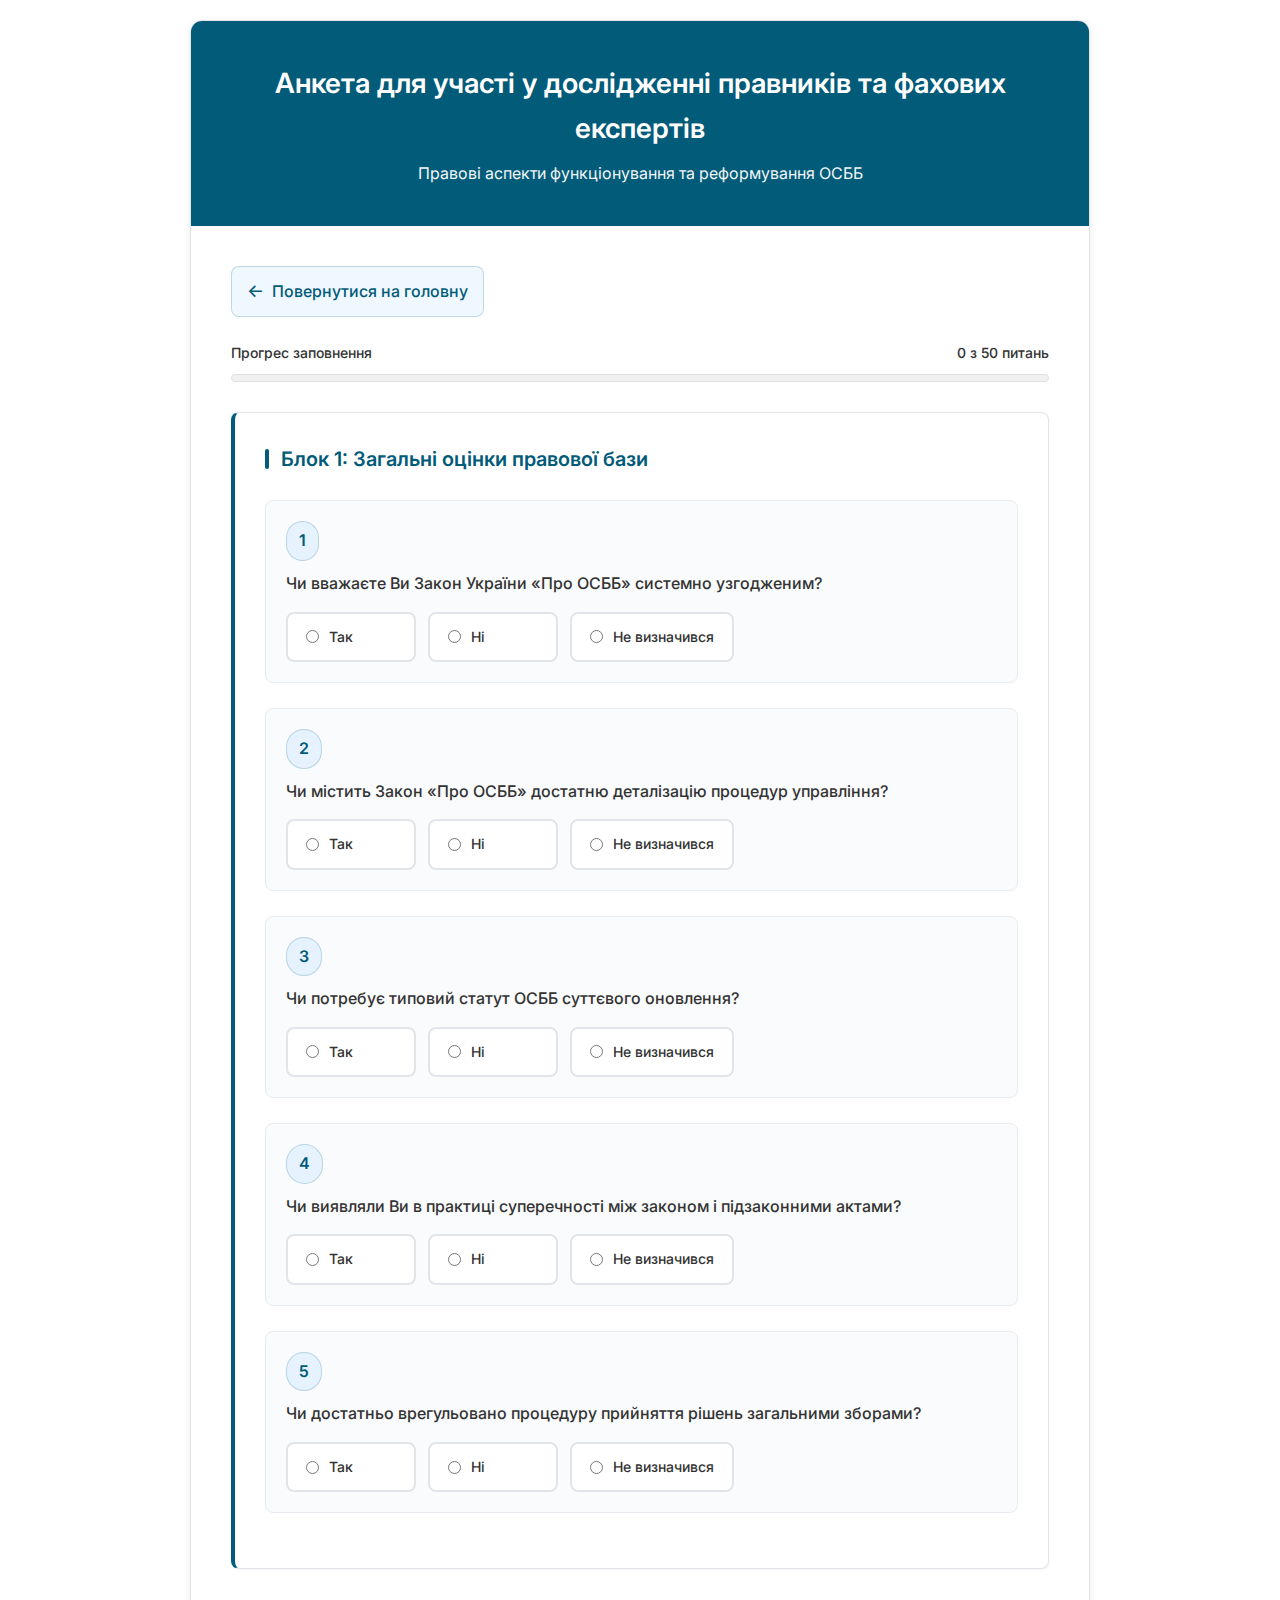
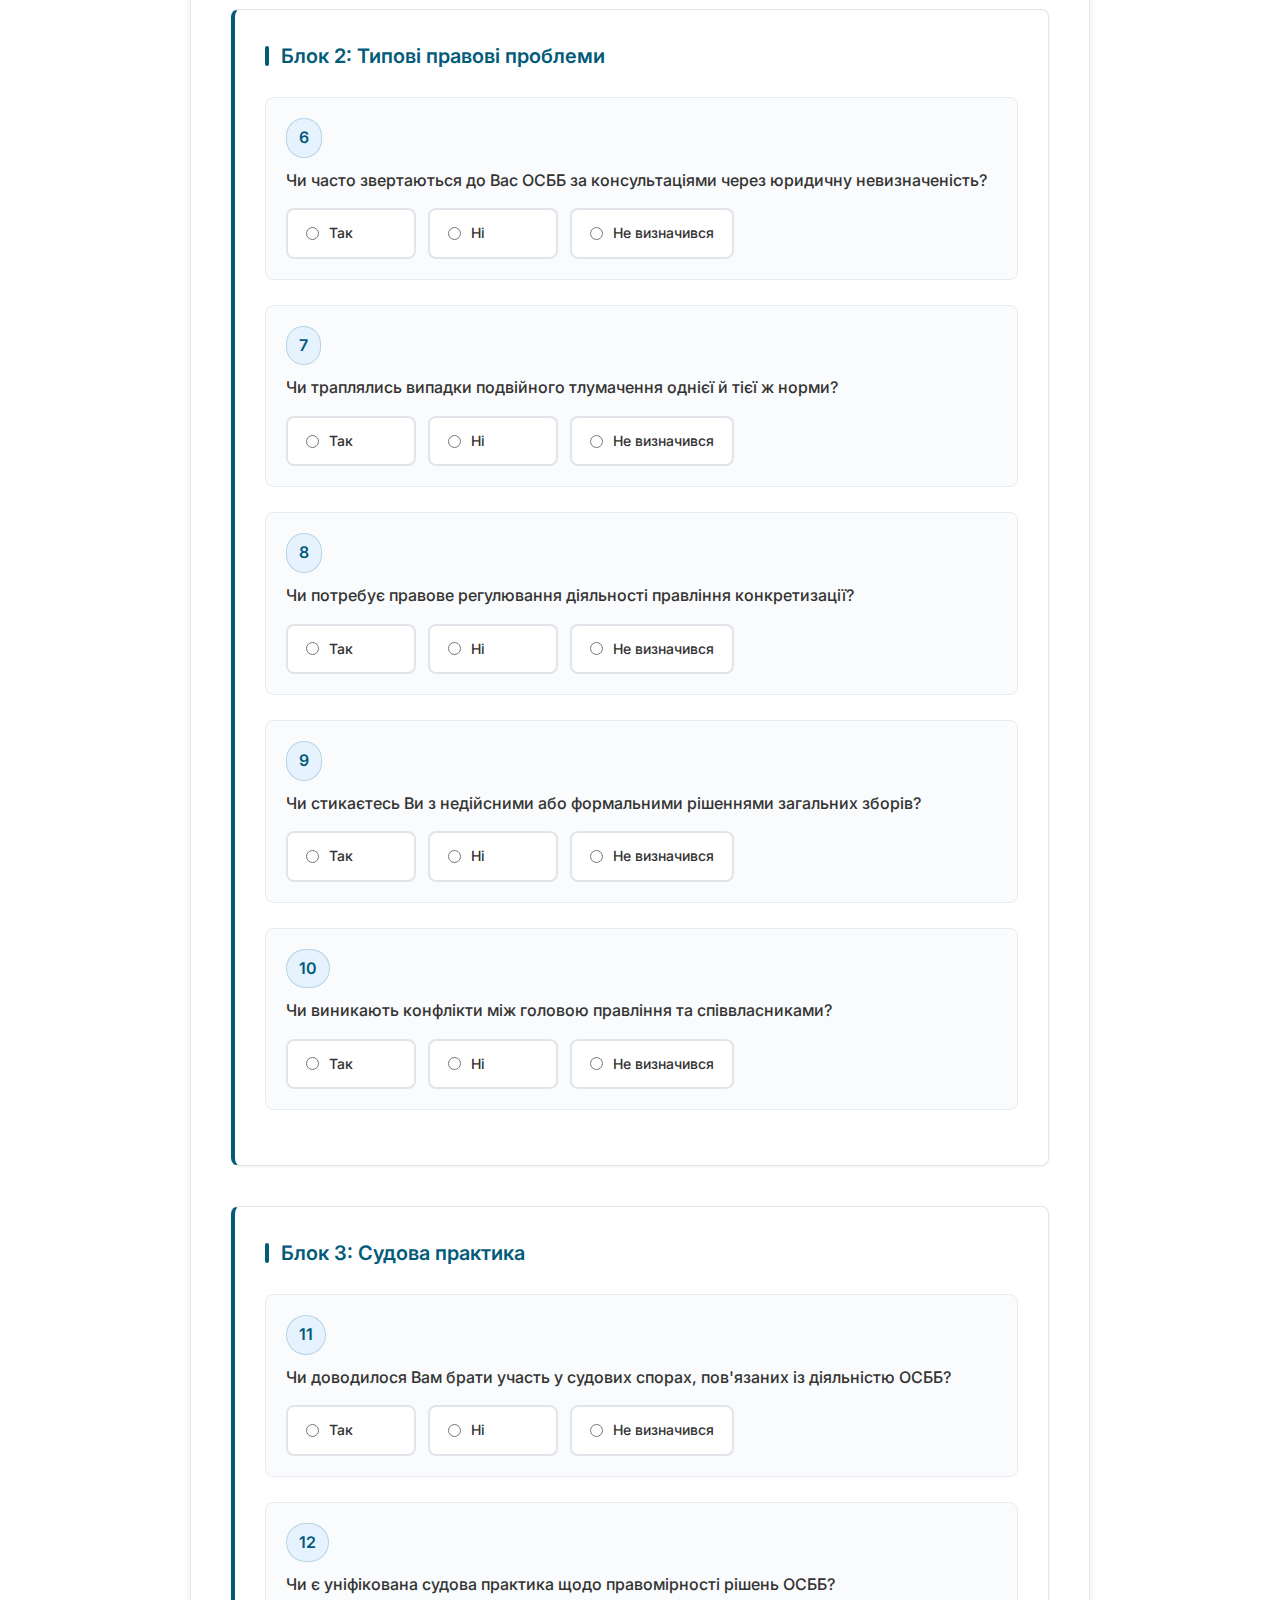
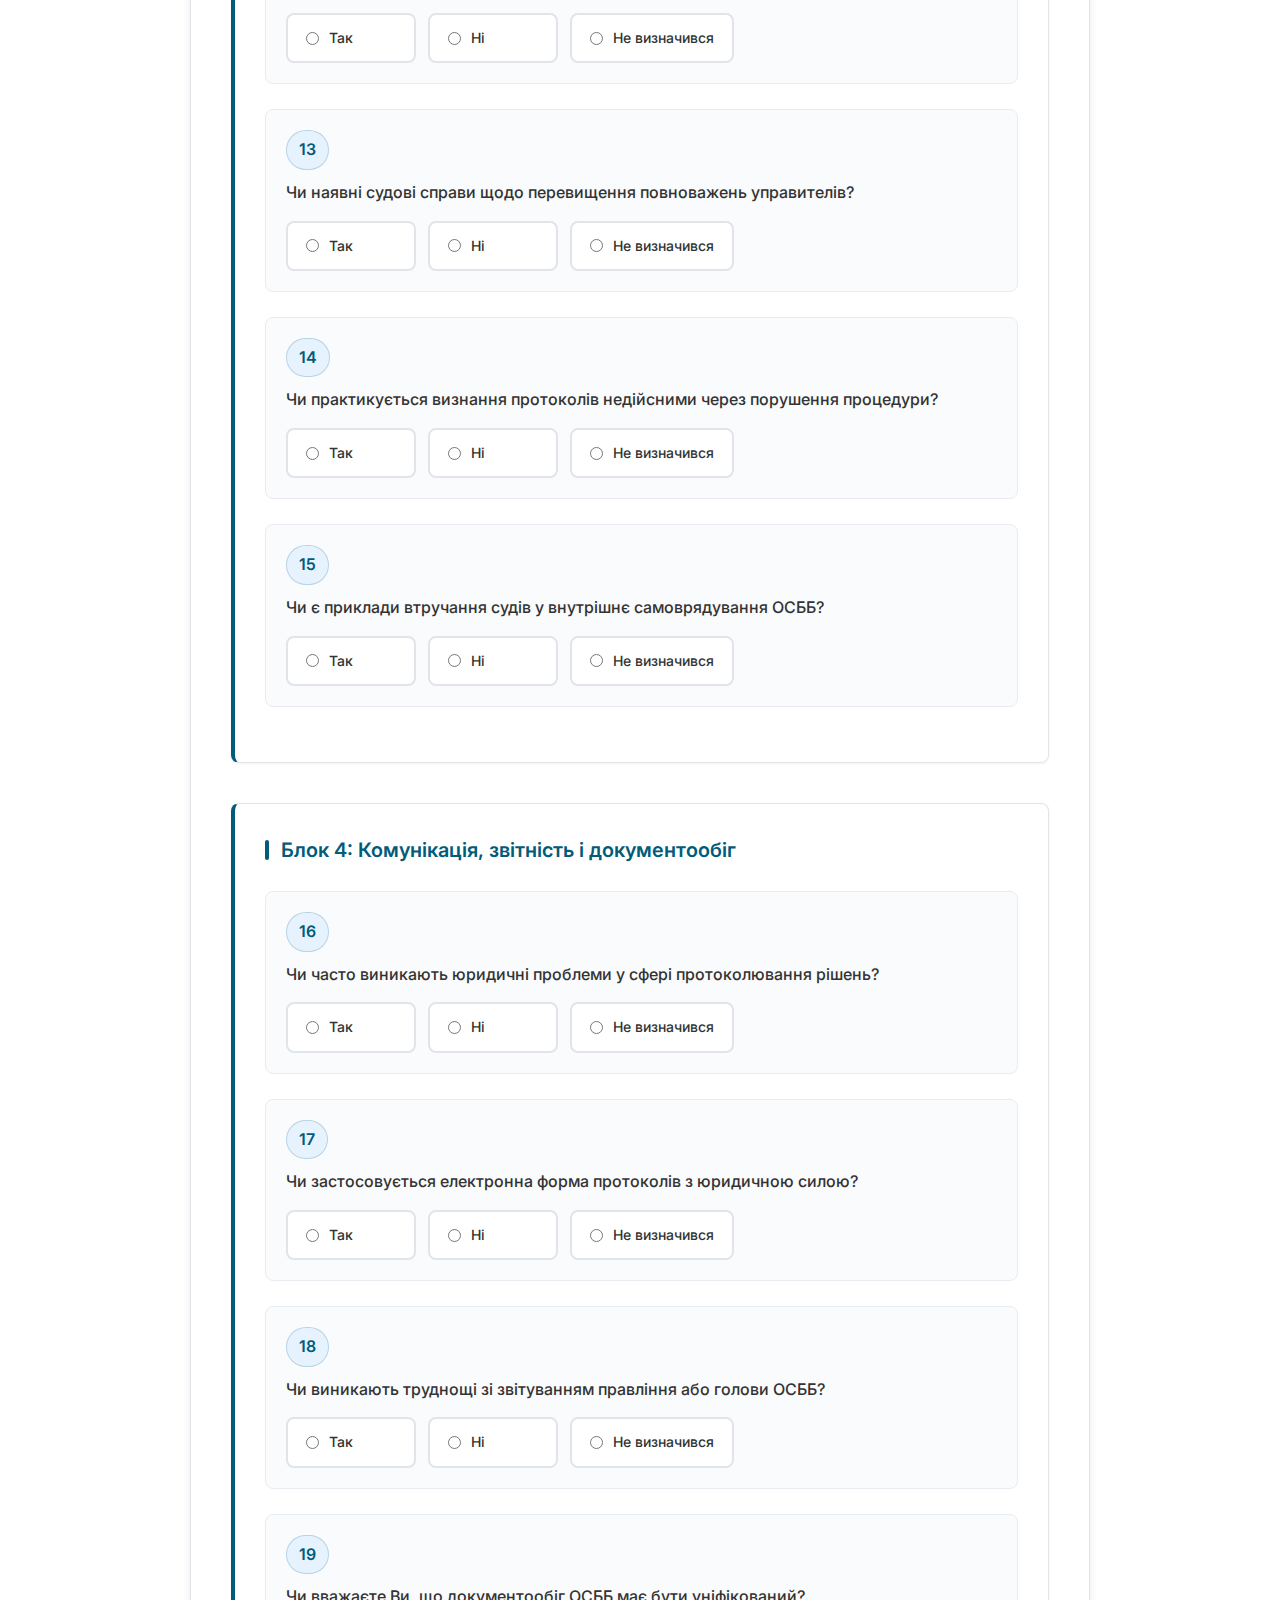
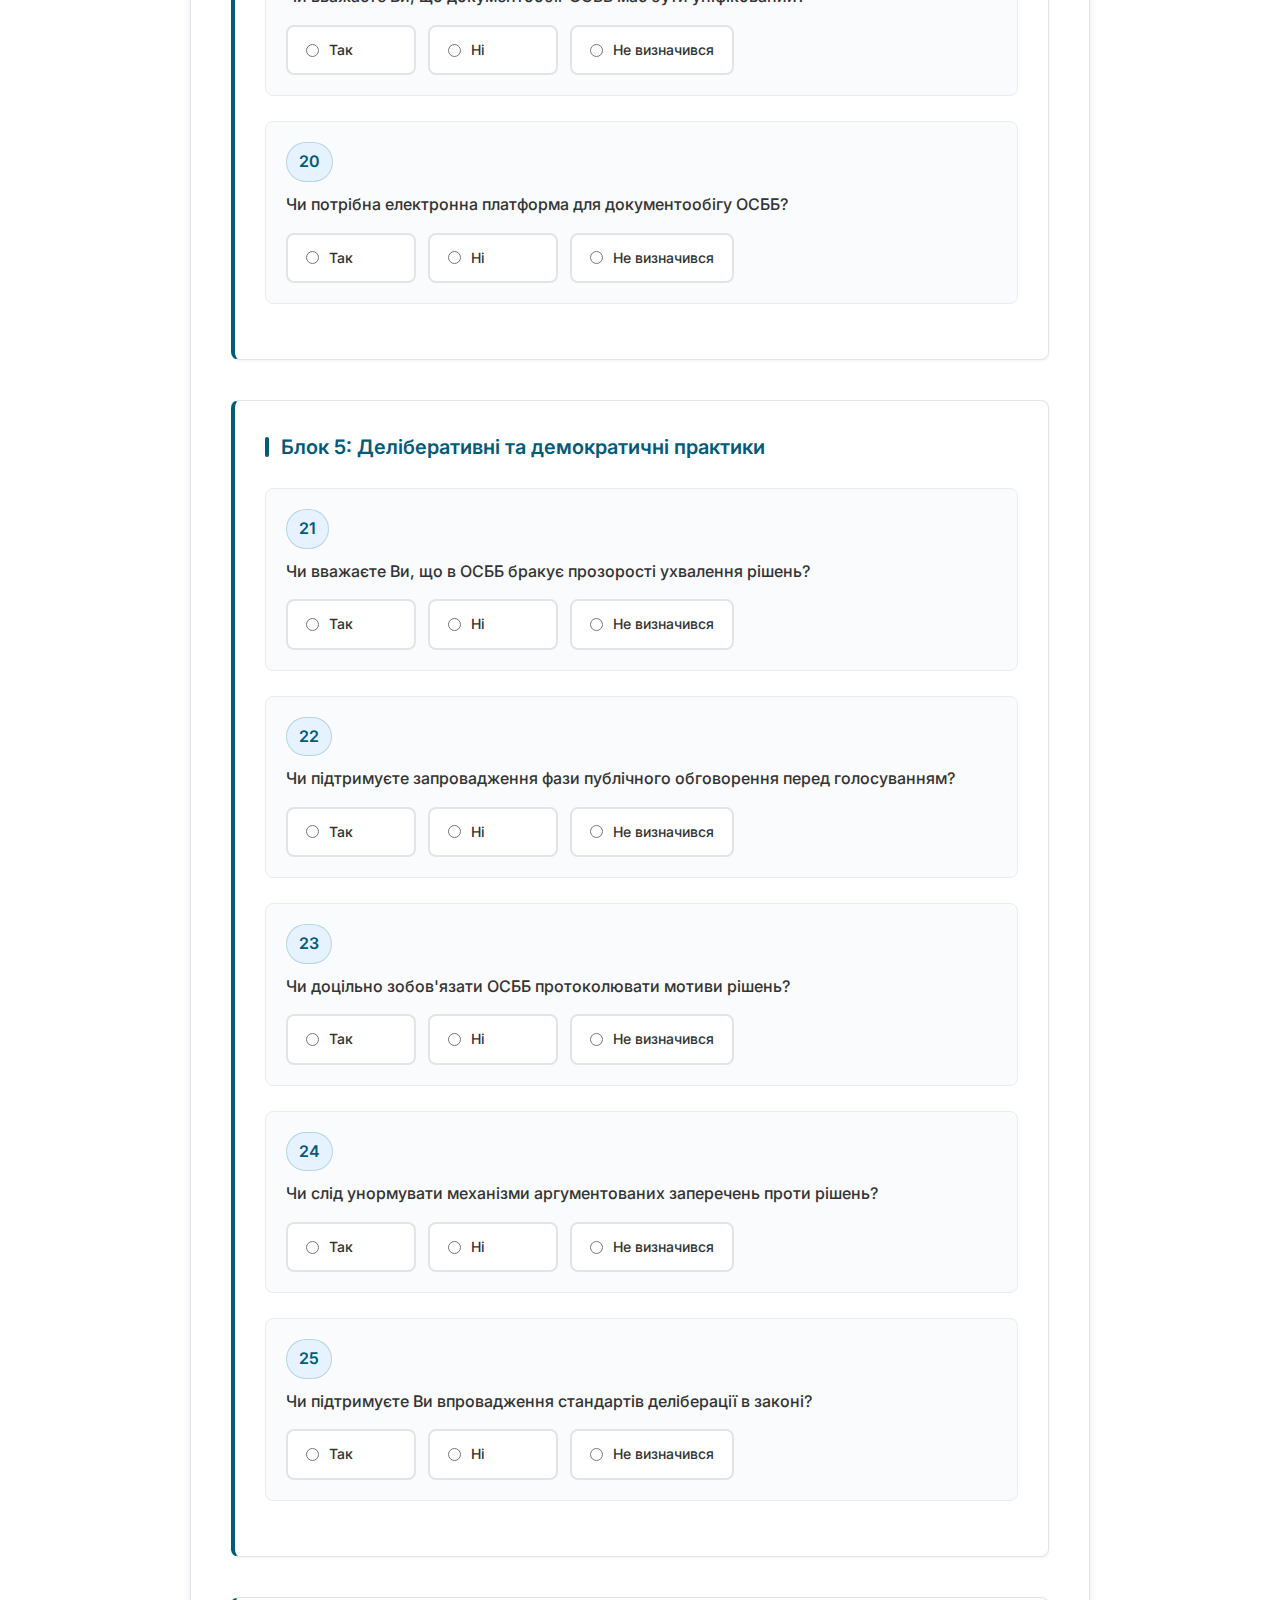
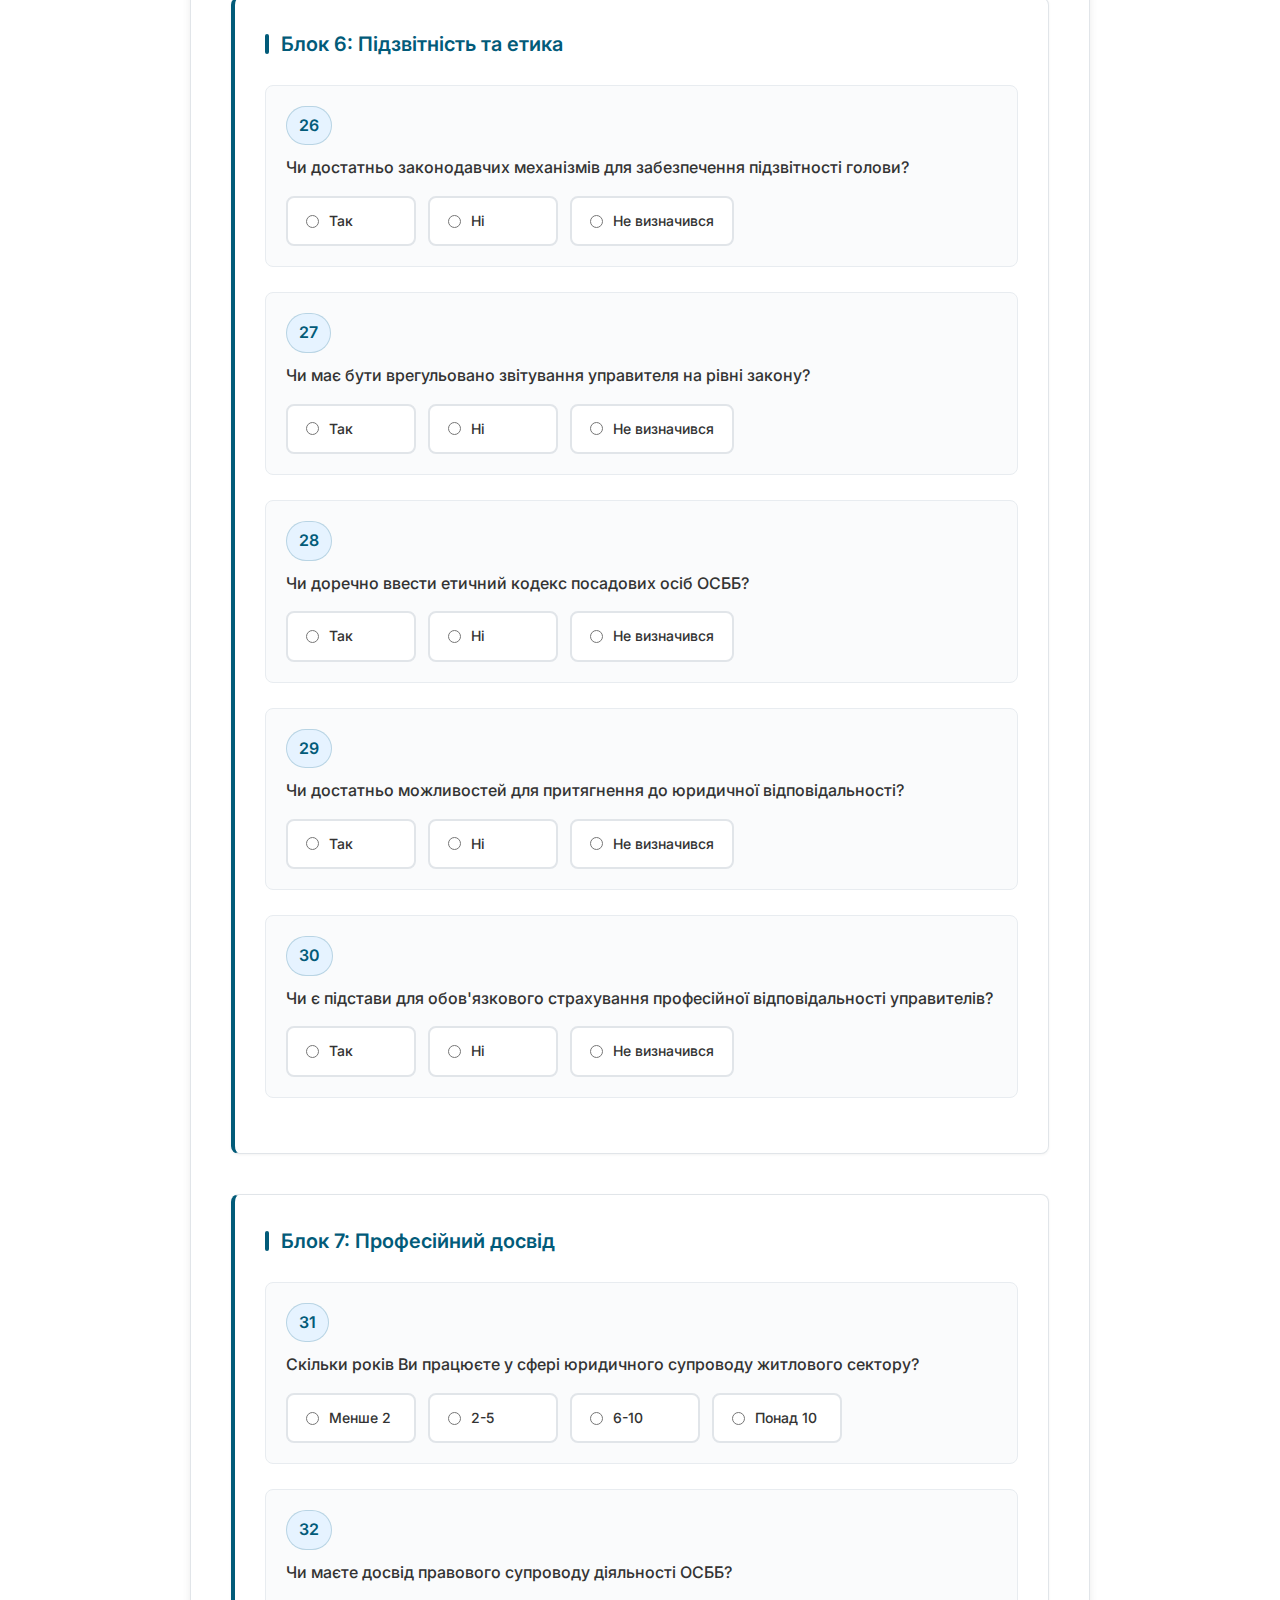
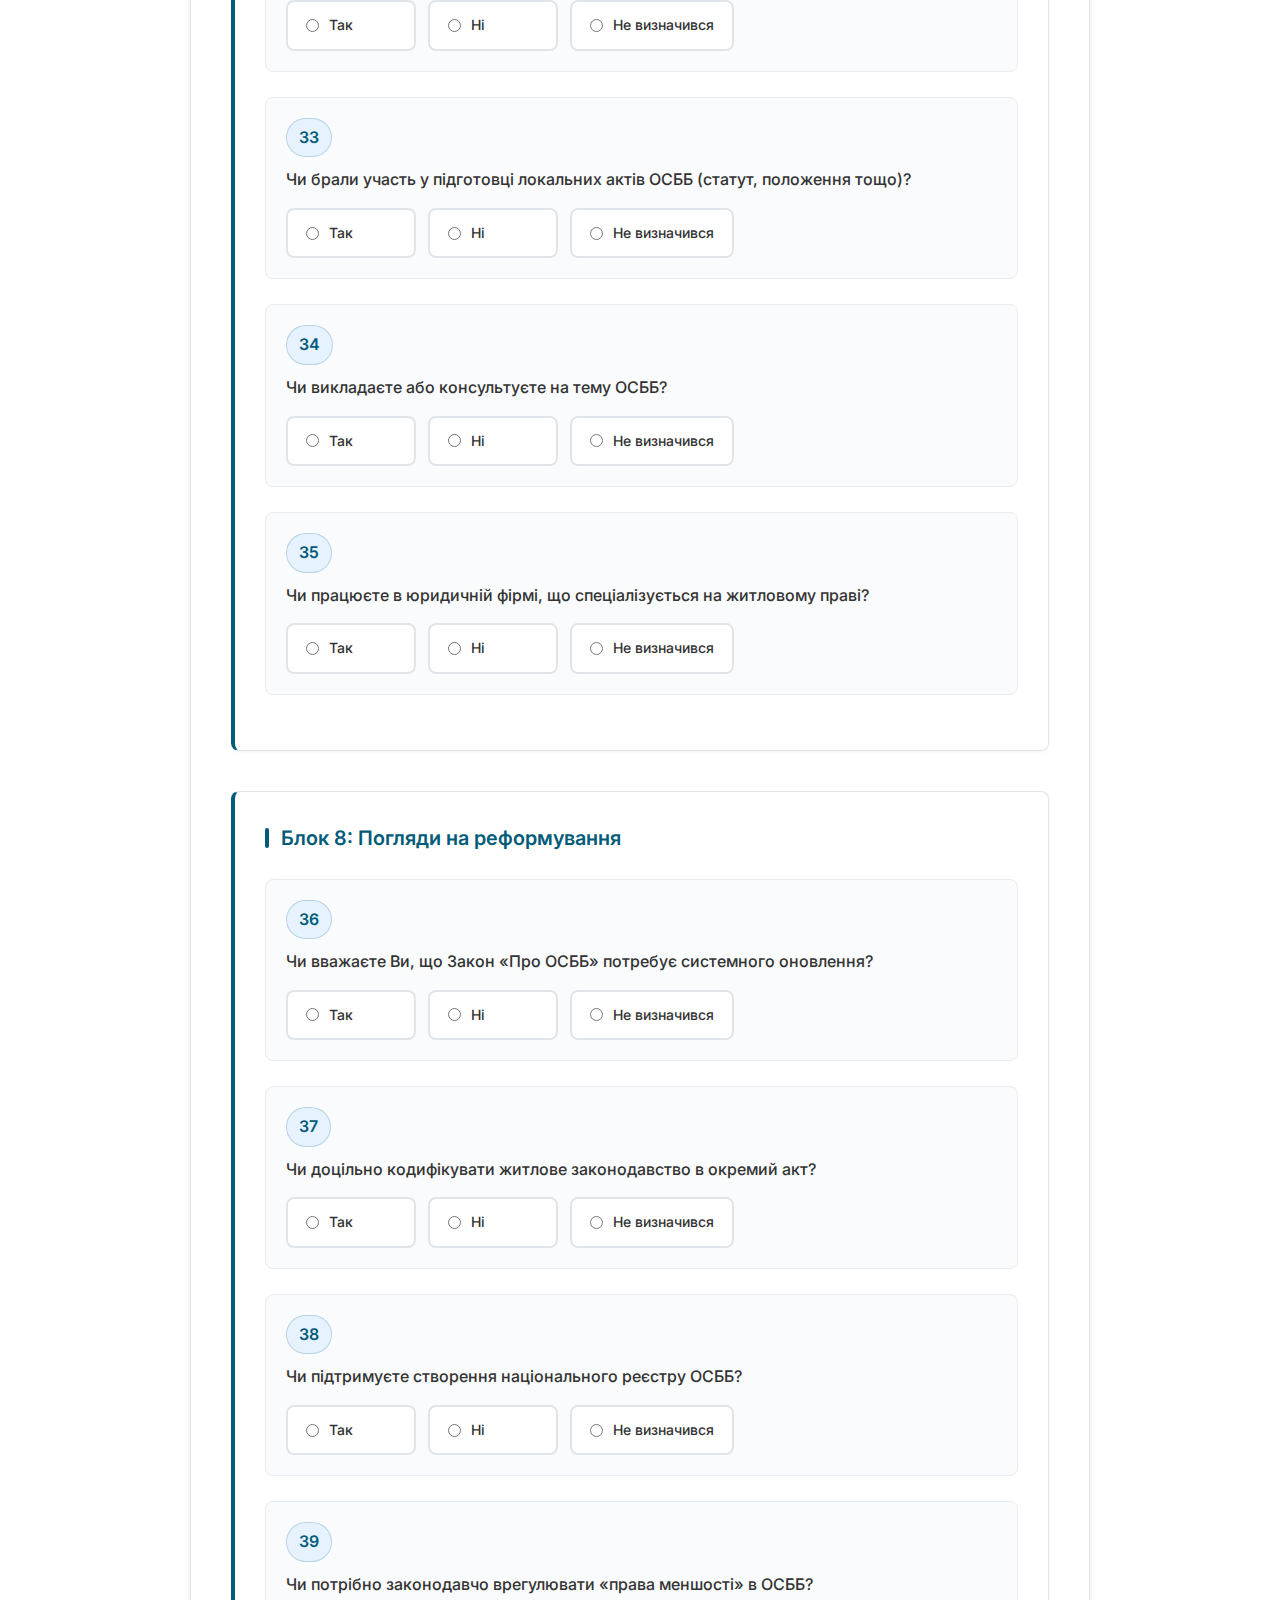
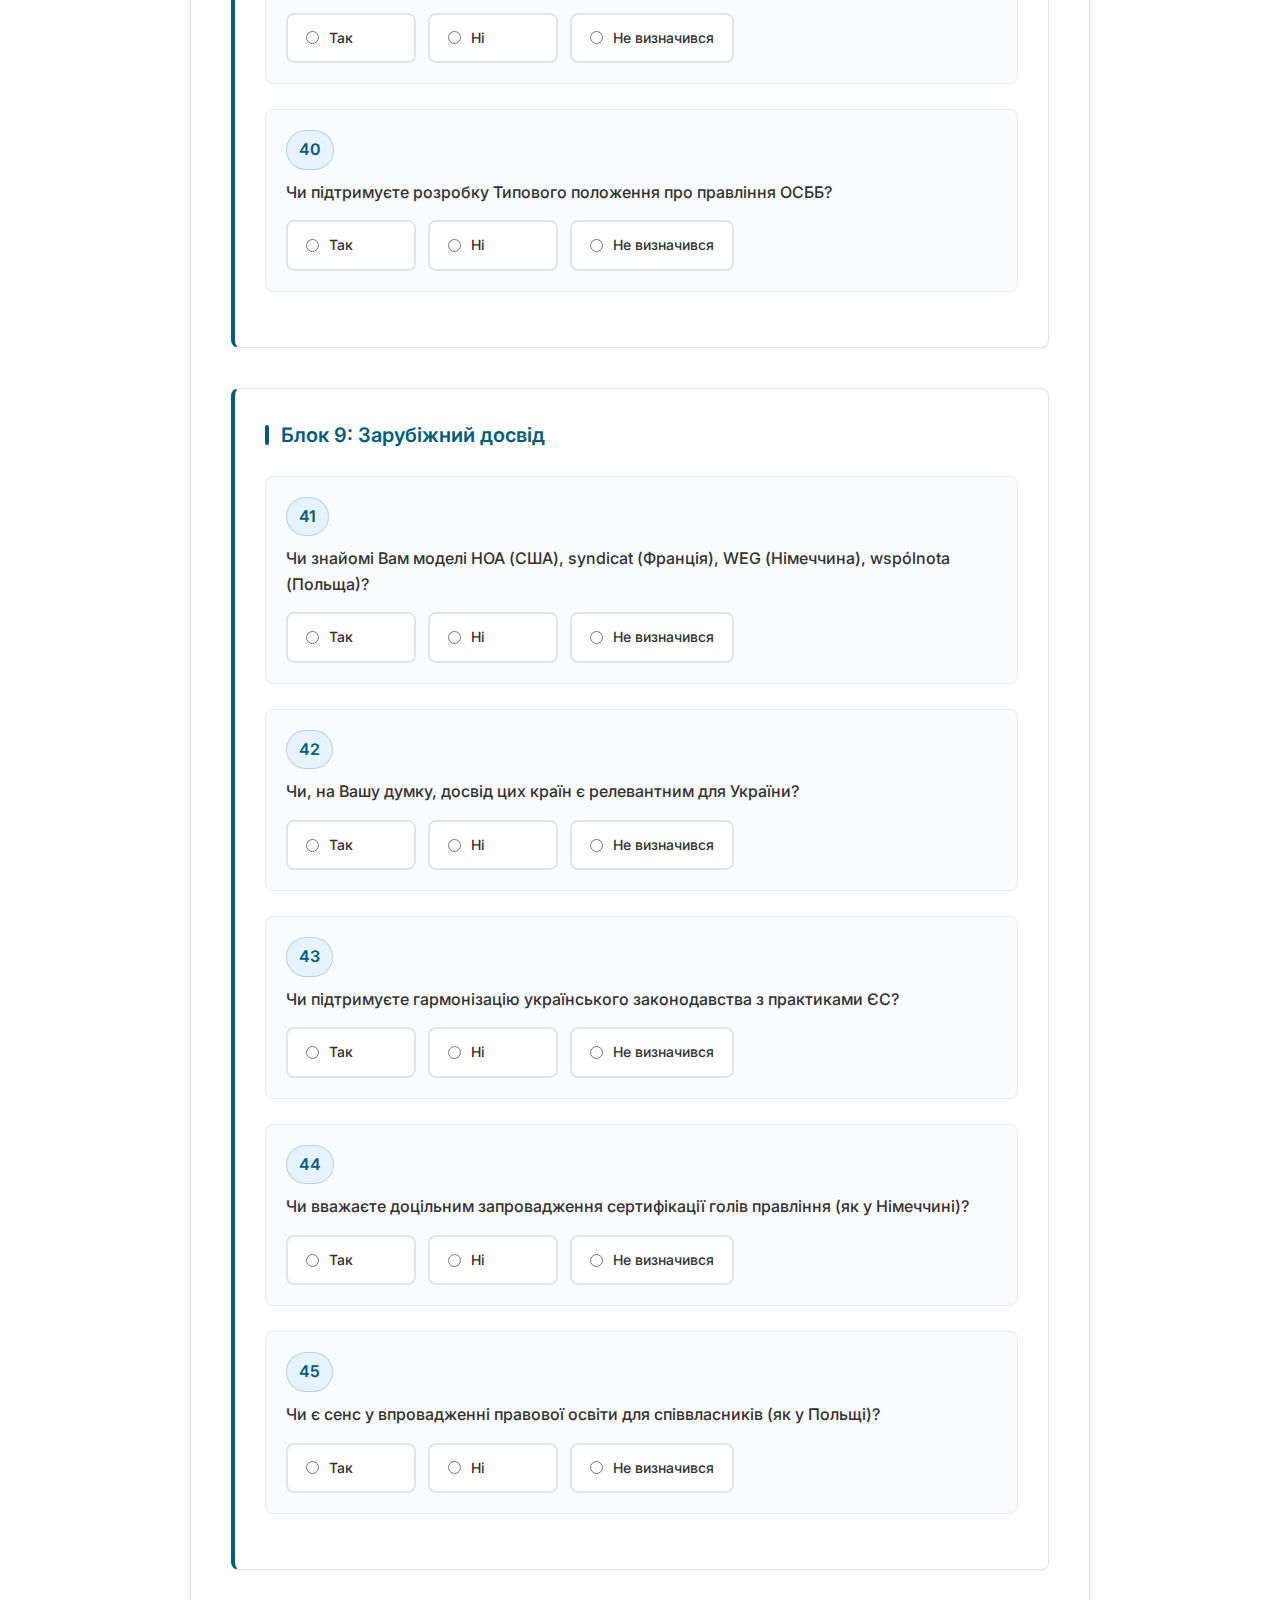
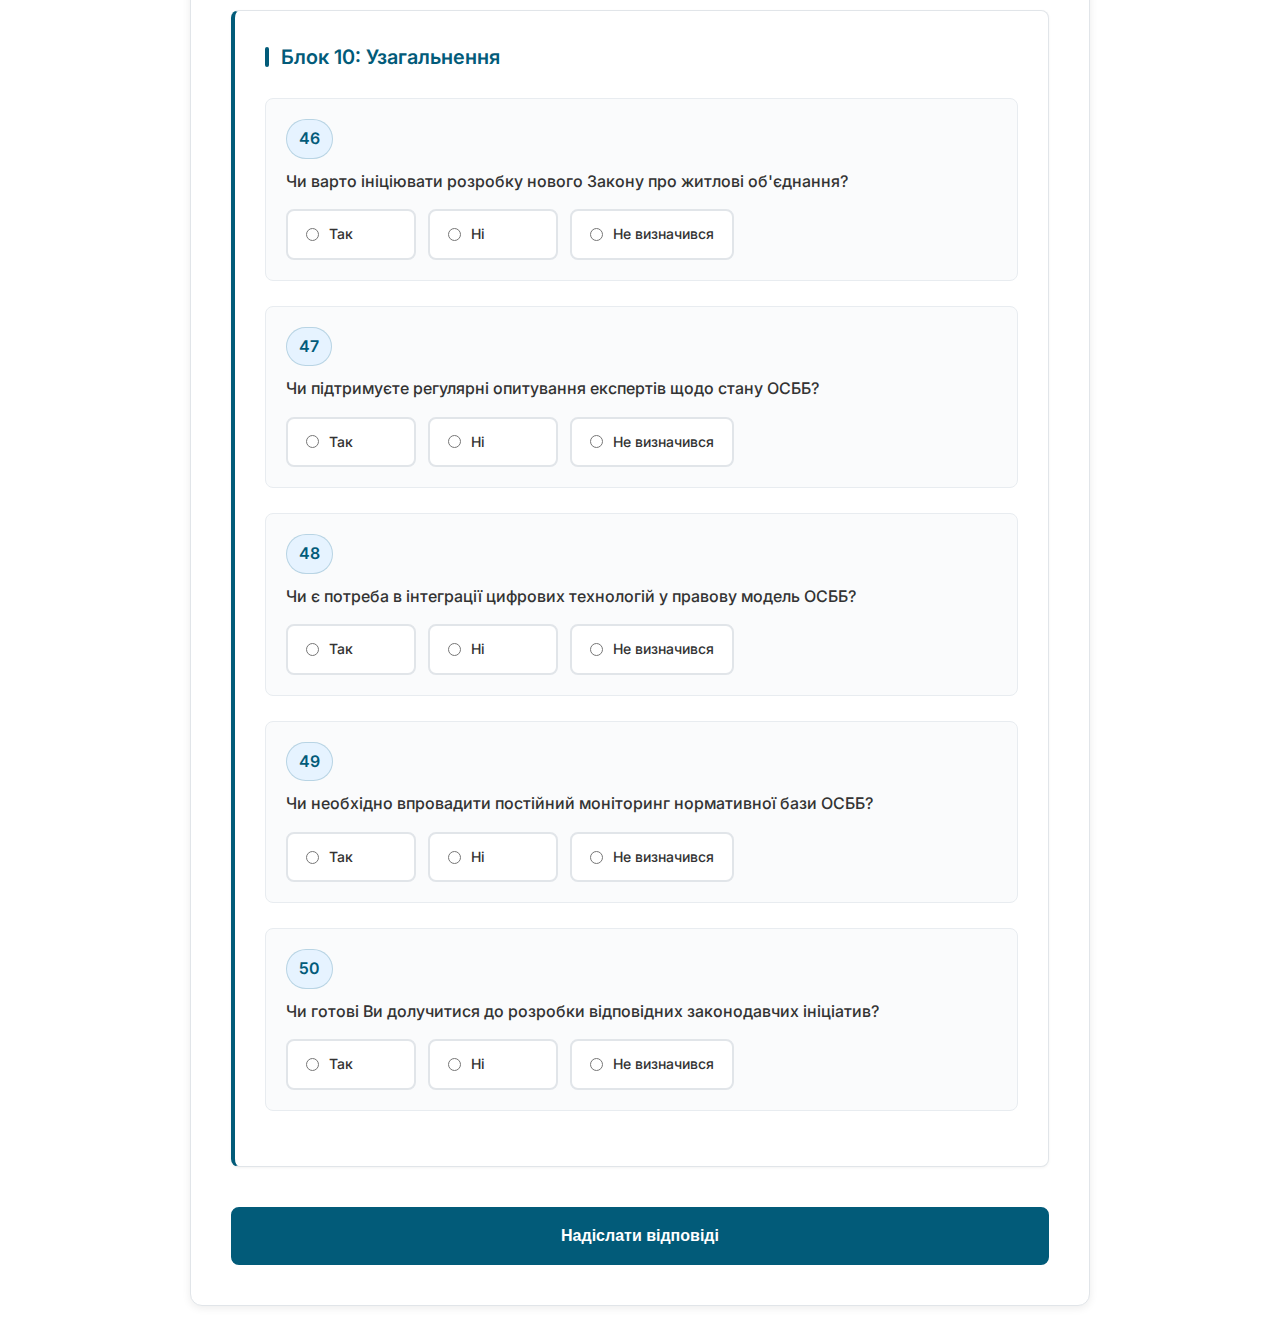
<file: form/legal_experts.html>
<!DOCTYPE html>
<html lang="uk">
<head>
    <meta charset="UTF-8">
    <meta name="viewport" content="width=device-width, initial-scale=1.0">
    <title>Анкета для участі у дослідженні правників та фахових експертів</title>
    <link rel="stylesheet" href="css/style.css">
</head>
<body>
    <div class="survey-container">
        <div class="survey-header">
            <h1>Анкета для участі у дослідженні правників та фахових експертів</h1>
            <p>Правові аспекти функціонування та реформування ОСББ</p>
        </div>

        <div class="survey-form">
            <a href="../index.html" class="back-link">Повернутися на головну</a>
            
            <div class="progress-container">
                <div class="progress-info">
                    <span>Прогрес заповнення</span>
                    <span id="progressText">0 з 50 питань</span>
                </div>
                <div class="progress-bar">
                    <div class="progress-fill" id="progressFill"></div>
                </div>
            </div>

            <div id="successMessage" class="message success-message hidden">
                <h4>✅ Дякуємо за участь у дослідженні!</h4>
                <p>Ваші відповіді успішно збережено та передано для аналізу.</p>
                <p><strong>ID відповіді:</strong> <span id="responseId"></span></p>
            </div>

            <div id="errorMessage" class="message error-message hidden">
                <h4>❌ Помилка відправки</h4>
                <p id="errorText"></p>
            </div>

            <form id="surveyForm">
                <!-- Блок 1: Загальні оцінки правової бази -->
                <div class="question-block">
                    <h3>Блок 1: Загальні оцінки правової бази</h3>
                    
                    <div class="question">
                        <div class="question-number">1</div>
                        <div class="question-text">Чи вважаєте Ви Закон України «Про ОСББ» системно узгодженим?</div>
                        <div class="options">
                            <div class="option" onclick="selectOption(this, 'q1', 'yes')">
                                <input type="radio" id="q1_yes" name="q1" value="yes">
                                <label for="q1_yes">Так</label>
                            </div>
                            <div class="option" onclick="selectOption(this, 'q1', 'no')">
                                <input type="radio" id="q1_no" name="q1" value="no">
                                <label for="q1_no">Ні</label>
                            </div>
                            <div class="option" onclick="selectOption(this, 'q1', 'undecided')">
                                <input type="radio" id="q1_undecided" name="q1" value="undecided">
                                <label for="q1_undecided">Не визначився</label>
                            </div>
                        </div>
                    </div>

                    <div class="question">
                        <div class="question-number">2</div>
                        <div class="question-text">Чи містить Закон «Про ОСББ» достатню деталізацію процедур управління?</div>
                        <div class="options">
                            <div class="option" onclick="selectOption(this, 'q2', 'yes')">
                                <input type="radio" id="q2_yes" name="q2" value="yes">
                                <label for="q2_yes">Так</label>
                            </div>
                            <div class="option" onclick="selectOption(this, 'q2', 'no')">
                                <input type="radio" id="q2_no" name="q2" value="no">
                                <label for="q2_no">Ні</label>
                            </div>
                            <div class="option" onclick="selectOption(this, 'q2', 'undecided')">
                                <input type="radio" id="q2_undecided" name="q2" value="undecided">
                                <label for="q2_undecided">Не визначився</label>
                            </div>
                        </div>
                    </div>

                    <div class="question">
                        <div class="question-number">3</div>
                        <div class="question-text">Чи потребує типовий статут ОСББ суттєвого оновлення?</div>
                        <div class="options">
                            <div class="option" onclick="selectOption(this, 'q3', 'yes')">
                                <input type="radio" id="q3_yes" name="q3" value="yes">
                                <label for="q3_yes">Так</label>
                            </div>
                            <div class="option" onclick="selectOption(this, 'q3', 'no')">
                                <input type="radio" id="q3_no" name="q3" value="no">
                                <label for="q3_no">Ні</label>
                            </div>
                            <div class="option" onclick="selectOption(this, 'q3', 'undecided')">
                                <input type="radio" id="q3_undecided" name="q3" value="undecided">
                                <label for="q3_undecided">Не визначився</label>
                            </div>
                        </div>
                    </div>

                    <div class="question">
                        <div class="question-number">4</div>
                        <div class="question-text">Чи виявляли Ви в практиці суперечності між законом і підзаконними актами?</div>
                        <div class="options">
                            <div class="option" onclick="selectOption(this, 'q4', 'yes')">
                                <input type="radio" id="q4_yes" name="q4" value="yes">
                                <label for="q4_yes">Так</label>
                            </div>
                            <div class="option" onclick="selectOption(this, 'q4', 'no')">
                                <input type="radio" id="q4_no" name="q4" value="no">
                                <label for="q4_no">Ні</label>
                            </div>
                            <div class="option" onclick="selectOption(this, 'q4', 'undecided')">
                                <input type="radio" id="q4_undecided" name="q4" value="undecided">
                                <label for="q4_undecided">Не визначився</label>
                            </div>
                        </div>
                    </div>

                    <div class="question">
                        <div class="question-number">5</div>
                        <div class="question-text">Чи достатньо врегульовано процедуру прийняття рішень загальними зборами?</div>
                        <div class="options">
                            <div class="option" onclick="selectOption(this, 'q5', 'yes')">
                                <input type="radio" id="q5_yes" name="q5" value="yes">
                                <label for="q5_yes">Так</label>
                            </div>
                            <div class="option" onclick="selectOption(this, 'q5', 'no')">
                                <input type="radio" id="q5_no" name="q5" value="no">
                                <label for="q5_no">Ні</label>
                            </div>
                            <div class="option" onclick="selectOption(this, 'q5', 'undecided')">
                                <input type="radio" id="q5_undecided" name="q5" value="undecided">
                                <label for="q5_undecided">Не визначився</label>
                            </div>
                        </div>
                    </div>
                </div>

                <!-- Блок 2: Типові правові проблеми -->
                <div class="question-block">
                    <h3>Блок 2: Типові правові проблеми</h3>
                    
                    <div class="question">
                        <div class="question-number">6</div>
                        <div class="question-text">Чи часто звертаються до Вас ОСББ за консультаціями через юридичну невизначеність?</div>
                        <div class="options">
                            <div class="option" onclick="selectOption(this, 'q6', 'yes')">
                                <input type="radio" id="q6_yes" name="q6" value="yes">
                                <label for="q6_yes">Так</label>
                            </div>
                            <div class="option" onclick="selectOption(this, 'q6', 'no')">
                                <input type="radio" id="q6_no" name="q6" value="no">
                                <label for="q6_no">Ні</label>
                            </div>
                            <div class="option" onclick="selectOption(this, 'q6', 'undecided')">
                                <input type="radio" id="q6_undecided" name="q6" value="undecided">
                                <label for="q6_undecided">Не визначився</label>
                            </div>
                        </div>
                    </div>

                    <div class="question">
                        <div class="question-number">7</div>
                        <div class="question-text">Чи траплялись випадки подвійного тлумачення однієї й тієї ж норми?</div>
                        <div class="options">
                            <div class="option" onclick="selectOption(this, 'q7', 'yes')">
                                <input type="radio" id="q7_yes" name="q7" value="yes">
                                <label for="q7_yes">Так</label>
                            </div>
                            <div class="option" onclick="selectOption(this, 'q7', 'no')">
                                <input type="radio" id="q7_no" name="q7" value="no">
                                <label for="q7_no">Ні</label>
                            </div>
                            <div class="option" onclick="selectOption(this, 'q7', 'undecided')">
                                <input type="radio" id="q7_undecided" name="q7" value="undecided">
                                <label for="q7_undecided">Не визначився</label>
                            </div>
                        </div>
                    </div>

                    <div class="question">
                        <div class="question-number">8</div>
                        <div class="question-text">Чи потребує правове регулювання діяльності правління конкретизації?</div>
                        <div class="options">
                            <div class="option" onclick="selectOption(this, 'q8', 'yes')">
                                <input type="radio" id="q8_yes" name="q8" value="yes">
                                <label for="q8_yes">Так</label>
                            </div>
                            <div class="option" onclick="selectOption(this, 'q8', 'no')">
                                <input type="radio" id="q8_no" name="q8" value="no">
                                <label for="q8_no">Ні</label>
                            </div>
                            <div class="option" onclick="selectOption(this, 'q8', 'undecided')">
                                <input type="radio" id="q8_undecided" name="q8" value="undecided">
                                <label for="q8_undecided">Не визначився</label>
                            </div>
                        </div>
                    </div>

                    <div class="question">
                        <div class="question-number">9</div>
                        <div class="question-text">Чи стикаєтесь Ви з недійсними або формальними рішеннями загальних зборів?</div>
                        <div class="options">
                            <div class="option" onclick="selectOption(this, 'q9', 'yes')">
                                <input type="radio" id="q9_yes" name="q9" value="yes">
                                <label for="q9_yes">Так</label>
                            </div>
                            <div class="option" onclick="selectOption(this, 'q9', 'no')">
                                <input type="radio" id="q9_no" name="q9" value="no">
                                <label for="q9_no">Ні</label>
                            </div>
                            <div class="option" onclick="selectOption(this, 'q9', 'undecided')">
                                <input type="radio" id="q9_undecided" name="q9" value="undecided">
                                <label for="q9_undecided">Не визначився</label>
                            </div>
                        </div>
                    </div>

                    <div class="question">
                        <div class="question-number">10</div>
                        <div class="question-text">Чи виникають конфлікти між головою правління та співвласниками?</div>
                        <div class="options">
                            <div class="option" onclick="selectOption(this, 'q10', 'yes')">
                                <input type="radio" id="q10_yes" name="q10" value="yes">
                                <label for="q10_yes">Так</label>
                            </div>
                            <div class="option" onclick="selectOption(this, 'q10', 'no')">
                                <input type="radio" id="q10_no" name="q10" value="no">
                                <label for="q10_no">Ні</label>
                            </div>
                            <div class="option" onclick="selectOption(this, 'q10', 'undecided')">
                                <input type="radio" id="q10_undecided" name="q10" value="undecided">
                                <label for="q10_undecided">Не визначився</label>
                            </div>
                        </div>
                    </div>
                </div>

                <!-- Блок 3: Судова практика -->
                <div class="question-block">
                    <h3>Блок 3: Судова практика</h3>
                    
                    <div class="question">
                        <div class="question-number">11</div>
                        <div class="question-text">Чи доводилося Вам брати участь у судових спорах, пов'язаних із діяльністю ОСББ?</div>
                        <div class="options">
                            <div class="option" onclick="selectOption(this, 'q11', 'yes')">
                                <input type="radio" id="q11_yes" name="q11" value="yes">
                                <label for="q11_yes">Так</label>
                            </div>
                            <div class="option" onclick="selectOption(this, 'q11', 'no')">
                                <input type="radio" id="q11_no" name="q11" value="no">
                                <label for="q11_no">Ні</label>
                            </div>
                            <div class="option" onclick="selectOption(this, 'q11', 'undecided')">
                                <input type="radio" id="q11_undecided" name="q11" value="undecided">
                                <label for="q11_undecided">Не визначився</label>
                            </div>
                        </div>
                    </div>

                    <div class="question">
                        <div class="question-number">12</div>
                        <div class="question-text">Чи є уніфікована судова практика щодо правомірності рішень ОСББ?</div>
                        <div class="options">
                            <div class="option" onclick="selectOption(this, 'q12', 'yes')">
                                <input type="radio" id="q12_yes" name="q12" value="yes">
                                <label for="q12_yes">Так</label>
                            </div>
                            <div class="option" onclick="selectOption(this, 'q12', 'no')">
                                <input type="radio" id="q12_no" name="q12" value="no">
                                <label for="q12_no">Ні</label>
                            </div>
                            <div class="option" onclick="selectOption(this, 'q12', 'undecided')">
                                <input type="radio" id="q12_undecided" name="q12" value="undecided">
                                <label for="q12_undecided">Не визначився</label>
                            </div>
                        </div>
                    </div>

                    <div class="question">
                        <div class="question-number">13</div>
                        <div class="question-text">Чи наявні судові справи щодо перевищення повноважень управителів?</div>
                        <div class="options">
                            <div class="option" onclick="selectOption(this, 'q13', 'yes')">
                                <input type="radio" id="q13_yes" name="q13" value="yes">
                                <label for="q13_yes">Так</label>
                            </div>
                            <div class="option" onclick="selectOption(this, 'q13', 'no')">
                                <input type="radio" id="q13_no" name="q13" value="no">
                                <label for="q13_no">Ні</label>
                            </div>
                            <div class="option" onclick="selectOption(this, 'q13', 'undecided')">
                                <input type="radio" id="q13_undecided" name="q13" value="undecided">
                                <label for="q13_undecided">Не визначився</label>
                            </div>
                        </div>
                    </div>

                    <div class="question">
                        <div class="question-number">14</div>
                        <div class="question-text">Чи практикується визнання протоколів недійсними через порушення процедури?</div>
                        <div class="options">
                            <div class="option" onclick="selectOption(this, 'q14', 'yes')">
                                <input type="radio" id="q14_yes" name="q14" value="yes">
                                <label for="q14_yes">Так</label>
                            </div>
                            <div class="option" onclick="selectOption(this, 'q14', 'no')">
                                <input type="radio" id="q14_no" name="q14" value="no">
                                <label for="q14_no">Ні</label>
                            </div>
                            <div class="option" onclick="selectOption(this, 'q14', 'undecided')">
                                <input type="radio" id="q14_undecided" name="q14" value="undecided">
                                <label for="q14_undecided">Не визначився</label>
                            </div>
                        </div>
                    </div>

                    <div class="question">
                        <div class="question-number">15</div>
                        <div class="question-text">Чи є приклади втручання судів у внутрішнє самоврядування ОСББ?</div>
                        <div class="options">
                            <div class="option" onclick="selectOption(this, 'q15', 'yes')">
                                <input type="radio" id="q15_yes" name="q15" value="yes">
                                <label for="q15_yes">Так</label>
                            </div>
                            <div class="option" onclick="selectOption(this, 'q15', 'no')">
                                <input type="radio" id="q15_no" name="q15" value="no">
                                <label for="q15_no">Ні</label>
                            </div>
                            <div class="option" onclick="selectOption(this, 'q15', 'undecided')">
                                <input type="radio" id="q15_undecided" name="q15" value="undecided">
                                <label for="q15_undecided">Не визначився</label>
                            </div>
                        </div>
                    </div>
                </div>

                <!-- Блок 4: Комунікація, звітність і документообіг -->
                <div class="question-block">
                    <h3>Блок 4: Комунікація, звітність і документообіг</h3>
                    
                    <div class="question">
                        <div class="question-number">16</div>
                        <div class="question-text">Чи часто виникають юридичні проблеми у сфері протоколювання рішень?</div>
                        <div class="options">
                            <div class="option" onclick="selectOption(this, 'q16', 'yes')">
                                <input type="radio" id="q16_yes" name="q16" value="yes">
                                <label for="q16_yes">Так</label>
                            </div>
                            <div class="option" onclick="selectOption(this, 'q16', 'no')">
                                <input type="radio" id="q16_no" name="q16" value="no">
                                <label for="q16_no">Ні</label>
                            </div>
                            <div class="option" onclick="selectOption(this, 'q16', 'undecided')">
                                <input type="radio" id="q16_undecided" name="q16" value="undecided">
                                <label for="q16_undecided">Не визначився</label>
                            </div>
                        </div>
                    </div>

                    <div class="question">
                        <div class="question-number">17</div>
                        <div class="question-text">Чи застосовується електронна форма протоколів з юридичною силою?</div>
                        <div class="options">
                            <div class="option" onclick="selectOption(this, 'q17', 'yes')">
                                <input type="radio" id="q17_yes" name="q17" value="yes">
                                <label for="q17_yes">Так</label>
                            </div>
                            <div class="option" onclick="selectOption(this, 'q17', 'no')">
                                <input type="radio" id="q17_no" name="q17" value="no">
                                <label for="q17_no">Ні</label>
                            </div>
                            <div class="option" onclick="selectOption(this, 'q17', 'undecided')">
                                <input type="radio" id="q17_undecided" name="q17" value="undecided">
                                <label for="q17_undecided">Не визначився</label>
                            </div>
                        </div>
                    </div>

                    <div class="question">
                        <div class="question-number">18</div>
                        <div class="question-text">Чи виникають труднощі зі звітуванням правління або голови ОСББ?</div>
                        <div class="options">
                            <div class="option" onclick="selectOption(this, 'q18', 'yes')">
                                <input type="radio" id="q18_yes" name="q18" value="yes">
                                <label for="q18_yes">Так</label>
                            </div>
                            <div class="option" onclick="selectOption(this, 'q18', 'no')">
                                <input type="radio" id="q18_no" name="q18" value="no">
                                <label for="q18_no">Ні</label>
                            </div>
                            <div class="option" onclick="selectOption(this, 'q18', 'undecided')">
                                <input type="radio" id="q18_undecided" name="q18" value="undecided">
                                <label for="q18_undecided">Не визначився</label>
                            </div>
                        </div>
                    </div>

                    <div class="question">
                        <div class="question-number">19</div>
                        <div class="question-text">Чи вважаєте Ви, що документообіг ОСББ має бути уніфікований?</div>
                        <div class="options">
                            <div class="option" onclick="selectOption(this, 'q19', 'yes')">
                                <input type="radio" id="q19_yes" name="q19" value="yes">
                                <label for="q19_yes">Так</label>
                            </div>
                            <div class="option" onclick="selectOption(this, 'q19', 'no')">
                                <input type="radio" id="q19_no" name="q19" value="no">
                                <label for="q19_no">Ні</label>
                            </div>
                            <div class="option" onclick="selectOption(this, 'q19', 'undecided')">
                                <input type="radio" id="q19_undecided" name="q19" value="undecided">
                                <label for="q19_undecided">Не визначився</label>
                            </div>
                        </div>
                    </div>

                    <div class="question">
                        <div class="question-number">20</div>
                        <div class="question-text">Чи потрібна електронна платформа для документообігу ОСББ?</div>
                        <div class="options">
                            <div class="option" onclick="selectOption(this, 'q20', 'yes')">
                                <input type="radio" id="q20_yes" name="q20" value="yes">
                                <label for="q20_yes">Так</label>
                            </div>
                            <div class="option" onclick="selectOption(this, 'q20', 'no')">
                                <input type="radio" id="q20_no" name="q20" value="no">
                                <label for="q20_no">Ні</label>
                            </div>
                            <div class="option" onclick="selectOption(this, 'q20', 'undecided')">
                                <input type="radio" id="q20_undecided" name="q20" value="undecided">
                                <label for="q20_undecided">Не визначився</label>
                            </div>
                        </div>
                    </div>
                </div>

                <!-- Блок 5: Деліберативні та демократичні практики -->
                <div class="question-block">
                    <h3>Блок 5: Деліберативні та демократичні практики</h3>
                    
                    <div class="question">
                        <div class="question-number">21</div>
                        <div class="question-text">Чи вважаєте Ви, що в ОСББ бракує прозорості ухвалення рішень?</div>
                        <div class="options">
                            <div class="option" onclick="selectOption(this, 'q21', 'yes')">
                                <input type="radio" id="q21_yes" name="q21" value="yes">
                                <label for="q21_yes">Так</label>
                            </div>
                            <div class="option" onclick="selectOption(this, 'q21', 'no')">
                                <input type="radio" id="q21_no" name="q21" value="no">
                                <label for="q21_no">Ні</label>
                            </div>
                            <div class="option" onclick="selectOption(this, 'q21', 'undecided')">
                                <input type="radio" id="q21_undecided" name="q21" value="undecided">
                                <label for="q21_undecided">Не визначився</label>
                            </div>
                        </div>
                    </div>

                    <div class="question">
                        <div class="question-number">22</div>
                        <div class="question-text">Чи підтримуєте запровадження фази публічного обговорення перед голосуванням?</div>
                        <div class="options">
                            <div class="option" onclick="selectOption(this, 'q22', 'yes')">
                                <input type="radio" id="q22_yes" name="q22" value="yes">
                                <label for="q22_yes">Так</label>
                            </div>
                            <div class="option" onclick="selectOption(this, 'q22', 'no')">
                                <input type="radio" id="q22_no" name="q22" value="no">
                                <label for="q22_no">Ні</label>
                            </div>
                            <div class="option" onclick="selectOption(this, 'q22', 'undecided')">
                                <input type="radio" id="q22_undecided" name="q22" value="undecided">
                                <label for="q22_undecided">Не визначився</label>
                            </div>
                        </div>
                    </div>

                    <div class="question">
                        <div class="question-number">23</div>
                        <div class="question-text">Чи доцільно зобов'язати ОСББ протоколювати мотиви рішень?</div>
                        <div class="options">
                            <div class="option" onclick="selectOption(this, 'q23', 'yes')">
                                <input type="radio" id="q23_yes" name="q23" value="yes">
                                <label for="q23_yes">Так</label>
                            </div>
                            <div class="option" onclick="selectOption(this, 'q23', 'no')">
                                <input type="radio" id="q23_no" name="q23" value="no">
                                <label for="q23_no">Ні</label>
                            </div>
                            <div class="option" onclick="selectOption(this, 'q23', 'undecided')">
                                <input type="radio" id="q23_undecided" name="q23" value="undecided">
                                <label for="q23_undecided">Не визначився</label>
                            </div>
                        </div>
                    </div>

                    <div class="question">
                        <div class="question-number">24</div>
                        <div class="question-text">Чи слід унормувати механізми аргументованих заперечень проти рішень?</div>
                        <div class="options">
                            <div class="option" onclick="selectOption(this, 'q24', 'yes')">
                                <input type="radio" id="q24_yes" name="q24" value="yes">
                                <label for="q24_yes">Так</label>
                            </div>
                            <div class="option" onclick="selectOption(this, 'q24', 'no')">
                                <input type="radio" id="q24_no" name="q24" value="no">
                                <label for="q24_no">Ні</label>
                            </div>
                            <div class="option" onclick="selectOption(this, 'q24', 'undecided')">
                                <input type="radio" id="q24_undecided" name="q24" value="undecided">
                                <label for="q24_undecided">Не визначився</label>
                            </div>
                        </div>
                    </div>

                    <div class="question">
                        <div class="question-number">25</div>
                        <div class="question-text">Чи підтримуєте Ви впровадження стандартів деліберації в законі?</div>
                        <div class="options">
                            <div class="option" onclick="selectOption(this, 'q25', 'yes')">
                                <input type="radio" id="q25_yes" name="q25" value="yes">
                                <label for="q25_yes">Так</label>
                            </div>
                            <div class="option" onclick="selectOption(this, 'q25', 'no')">
                                <input type="radio" id="q25_no" name="q25" value="no">
                                <label for="q25_no">Ні</label>
                            </div>
                            <div class="option" onclick="selectOption(this, 'q25', 'undecided')">
                                <input type="radio" id="q25_undecided" name="q25" value="undecided">
                                <label for="q25_undecided">Не визначився</label>
                            </div>
                        </div>
                    </div>
                </div>

                <!-- Блок 6: Підзвітність та етика -->
                <div class="question-block">
                    <h3>Блок 6: Підзвітність та етика</h3>
                    
                    <div class="question">
                        <div class="question-number">26</div>
                        <div class="question-text">Чи достатньо законодавчих механізмів для забезпечення підзвітності голови?</div>
                        <div class="options">
                            <div class="option" onclick="selectOption(this, 'q26', 'yes')">
                                <input type="radio" id="q26_yes" name="q26" value="yes">
                                <label for="q26_yes">Так</label>
                            </div>
                            <div class="option" onclick="selectOption(this, 'q26', 'no')">
                                <input type="radio" id="q26_no" name="q26" value="no">
                                <label for="q26_no">Ні</label>
                            </div>
                            <div class="option" onclick="selectOption(this, 'q26', 'undecided')">
                                <input type="radio" id="q26_undecided" name="q26" value="undecided">
                                <label for="q26_undecided">Не визначився</label>
                            </div>
                        </div>
                    </div>

                    <div class="question">
                        <div class="question-number">27</div>
                        <div class="question-text">Чи має бути врегульовано звітування управителя на рівні закону?</div>
                        <div class="options">
                            <div class="option" onclick="selectOption(this, 'q27', 'yes')">
                                <input type="radio" id="q27_yes" name="q27" value="yes">
                                <label for="q27_yes">Так</label>
                            </div>
                            <div class="option" onclick="selectOption(this, 'q27', 'no')">
                                <input type="radio" id="q27_no" name="q27" value="no">
                                <label for="q27_no">Ні</label>
                            </div>
                            <div class="option" onclick="selectOption(this, 'q27', 'undecided')">
                                <input type="radio" id="q27_undecided" name="q27" value="undecided">
                                <label for="q27_undecided">Не визначився</label>
                            </div>
                        </div>
                    </div>

                    <div class="question">
                        <div class="question-number">28</div>
                        <div class="question-text">Чи доречно ввести етичний кодекс посадових осіб ОСББ?</div>
                        <div class="options">
                            <div class="option" onclick="selectOption(this, 'q28', 'yes')">
                                <input type="radio" id="q28_yes" name="q28" value="yes">
                                <label for="q28_yes">Так</label>
                            </div>
                            <div class="option" onclick="selectOption(this, 'q28', 'no')">
                                <input type="radio" id="q28_no" name="q28" value="no">
                                <label for="q28_no">Ні</label>
                            </div>
                            <div class="option" onclick="selectOption(this, 'q28', 'undecided')">
                                <input type="radio" id="q28_undecided" name="q28" value="undecided">
                                <label for="q28_undecided">Не визначився</label>
                            </div>
                        </div>
                    </div>

                    <div class="question">
                        <div class="question-number">29</div>
                        <div class="question-text">Чи достатньо можливостей для притягнення до юридичної відповідальності?</div>
                        <div class="options">
                            <div class="option" onclick="selectOption(this, 'q29', 'yes')">
                                <input type="radio" id="q29_yes" name="q29" value="yes">
                                <label for="q29_yes">Так</label>
                            </div>
                            <div class="option" onclick="selectOption(this, 'q29', 'no')">
                                <input type="radio" id="q29_no" name="q29" value="no">
                                <label for="q29_no">Ні</label>
                            </div>
                            <div class="option" onclick="selectOption(this, 'q29', 'undecided')">
                                <input type="radio" id="q29_undecided" name="q29" value="undecided">
                                <label for="q29_undecided">Не визначився</label>
                            </div>
                        </div>
                    </div>

                    <div class="question">
                        <div class="question-number">30</div>
                        <div class="question-text">Чи є підстави для обов'язкового страхування професійної відповідальності управителів?</div>
                        <div class="options">
                            <div class="option" onclick="selectOption(this, 'q30', 'yes')">
                                <input type="radio" id="q30_yes" name="q30" value="yes">
                                <label for="q30_yes">Так</label>
                            </div>
                            <div class="option" onclick="selectOption(this, 'q30', 'no')">
                                <input type="radio" id="q30_no" name="q30" value="no">
                                <label for="q30_no">Ні</label>
                            </div>
                            <div class="option" onclick="selectOption(this, 'q30', 'undecided')">
                                <input type="radio" id="q30_undecided" name="q30" value="undecided">
                                <label for="q30_undecided">Не визначився</label>
                            </div>
                        </div>
                    </div>
                </div>

                <!-- Блок 7: Професійний досвід -->
                <div class="question-block">
                    <h3>Блок 7: Професійний досвід</h3>
                    
                    <div class="question">
                        <div class="question-number">31</div>
                        <div class="question-text">Скільки років Ви працюєте у сфері юридичного супроводу житлового сектору?</div>
                        <div class="options">
                            <div class="option" onclick="selectOption(this, 'q31', 'less2')">
                                <input type="radio" id="q31_less2" name="q31" value="less2">
                                <label for="q31_less2">Менше 2</label>
                            </div>
                            <div class="option" onclick="selectOption(this, 'q31', '2-5')">
                                <input type="radio" id="q31_2-5" name="q31" value="2-5">
                                <label for="q31_2-5">2-5</label>
                            </div>
                            <div class="option" onclick="selectOption(this, 'q31', '6-10')">
                                <input type="radio" id="q31_6-10" name="q31" value="6-10">
                                <label for="q31_6-10">6-10</label>
                            </div>
                            <div class="option" onclick="selectOption(this, 'q31', 'more10')">
                                <input type="radio" id="q31_more10" name="q31" value="more10">
                                <label for="q31_more10">Понад 10</label>
                            </div>
                        </div>
                    </div>

                    <div class="question">
                        <div class="question-number">32</div>
                        <div class="question-text">Чи маєте досвід правового супроводу діяльності ОСББ?</div>
                        <div class="options">
                            <div class="option" onclick="selectOption(this, 'q32', 'yes')">
                                <input type="radio" id="q32_yes" name="q32" value="yes">
                                <label for="q32_yes">Так</label>
                            </div>
                            <div class="option" onclick="selectOption(this, 'q32', 'no')">
                                <input type="radio" id="q32_no" name="q32" value="no">
                                <label for="q32_no">Ні</label>
                            </div>
                            <div class="option" onclick="selectOption(this, 'q32', 'undecided')">
                                <input type="radio" id="q32_undecided" name="q32" value="undecided">
                                <label for="q32_undecided">Не визначився</label>
                            </div>
                        </div>
                    </div>

                    <div class="question">
                        <div class="question-number">33</div>
                        <div class="question-text">Чи брали участь у підготовці локальних актів ОСББ (статут, положення тощо)?</div>
                        <div class="options">
                            <div class="option" onclick="selectOption(this, 'q33', 'yes')">
                                <input type="radio" id="q33_yes" name="q33" value="yes">
                                <label for="q33_yes">Так</label>
                            </div>
                            <div class="option" onclick="selectOption(this, 'q33', 'no')">
                                <input type="radio" id="q33_no" name="q33" value="no">
                                <label for="q33_no">Ні</label>
                            </div>
                            <div class="option" onclick="selectOption(this, 'q33', 'undecided')">
                                <input type="radio" id="q33_undecided" name="q33" value="undecided">
                                <label for="q33_undecided">Не визначився</label>
                            </div>
                        </div>
                    </div>

                    <div class="question">
                        <div class="question-number">34</div>
                        <div class="question-text">Чи викладаєте або консультуєте на тему ОСББ?</div>
                        <div class="options">
                            <div class="option" onclick="selectOption(this, 'q34', 'yes')">
                                <input type="radio" id="q34_yes" name="q34" value="yes">
                                <label for="q34_yes">Так</label>
                            </div>
                            <div class="option" onclick="selectOption(this, 'q34', 'no')">
                                <input type="radio" id="q34_no" name="q34" value="no">
                                <label for="q34_no">Ні</label>
                            </div>
                            <div class="option" onclick="selectOption(this, 'q34', 'undecided')">
                                <input type="radio" id="q34_undecided" name="q34" value="undecided">
                                <label for="q34_undecided">Не визначився</label>
                            </div>
                        </div>
                    </div>

                    <div class="question">
                        <div class="question-number">35</div>
                        <div class="question-text">Чи працюєте в юридичній фірмі, що спеціалізується на житловому праві?</div>
                        <div class="options">
                            <div class="option" onclick="selectOption(this, 'q35', 'yes')">
                                <input type="radio" id="q35_yes" name="q35" value="yes">
                                <label for="q35_yes">Так</label>
                            </div>
                            <div class="option" onclick="selectOption(this, 'q35', 'no')">
                                <input type="radio" id="q35_no" name="q35" value="no">
                                <label for="q35_no">Ні</label>
                            </div>
                            <div class="option" onclick="selectOption(this, 'q35', 'undecided')">
                                <input type="radio" id="q35_undecided" name="q35" value="undecided">
                                <label for="q35_undecided">Не визначився</label>
                            </div>
                        </div>
                    </div>
                </div>

                <!-- Блок 8: Погляди на реформування -->
                <div class="question-block">
                    <h3>Блок 8: Погляди на реформування</h3>
                    
                    <div class="question">
                        <div class="question-number">36</div>
                        <div class="question-text">Чи вважаєте Ви, що Закон «Про ОСББ» потребує системного оновлення?</div>
                        <div class="options">
                            <div class="option" onclick="selectOption(this, 'q36', 'yes')">
                                <input type="radio" id="q36_yes" name="q36" value="yes">
                                <label for="q36_yes">Так</label>
                            </div>
                            <div class="option" onclick="selectOption(this, 'q36', 'no')">
                                <input type="radio" id="q36_no" name="q36" value="no">
                                <label for="q36_no">Ні</label>
                            </div>
                            <div class="option" onclick="selectOption(this, 'q36', 'undecided')">
                                <input type="radio" id="q36_undecided" name="q36" value="undecided">
                                <label for="q36_undecided">Не визначився</label>
                            </div>
                        </div>
                    </div>

                    <div class="question">
                        <div class="question-number">37</div>
                        <div class="question-text">Чи доцільно кодифікувати житлове законодавство в окремий акт?</div>
                        <div class="options">
                            <div class="option" onclick="selectOption(this, 'q37', 'yes')">
                                <input type="radio" id="q37_yes" name="q37" value="yes">
                                <label for="q37_yes">Так</label>
                            </div>
                            <div class="option" onclick="selectOption(this, 'q37', 'no')">
                                <input type="radio" id="q37_no" name="q37" value="no">
                                <label for="q37_no">Ні</label>
                            </div>
                            <div class="option" onclick="selectOption(this, 'q37', 'undecided')">
                                <input type="radio" id="q37_undecided" name="q37" value="undecided">
                                <label for="q37_undecided">Не визначився</label>
                            </div>
                        </div>
                    </div>

                    <div class="question">
                        <div class="question-number">38</div>
                        <div class="question-text">Чи підтримуєте створення національного реєстру ОСББ?</div>
                        <div class="options">
                            <div class="option" onclick="selectOption(this, 'q38', 'yes')">
                                <input type="radio" id="q38_yes" name="q38" value="yes">
                                <label for="q38_yes">Так</label>
                            </div>
                            <div class="option" onclick="selectOption(this, 'q38', 'no')">
                                <input type="radio" id="q38_no" name="q38" value="no">
                                <label for="q38_no">Ні</label>
                            </div>
                            <div class="option" onclick="selectOption(this, 'q38', 'undecided')">
                                <input type="radio" id="q38_undecided" name="q38" value="undecided">
                                <label for="q38_undecided">Не визначився</label>
                            </div>
                        </div>
                    </div>

                    <div class="question">
                        <div class="question-number">39</div>
                        <div class="question-text">Чи потрібно законодавчо врегулювати «права меншості» в ОСББ?</div>
                        <div class="options">
                            <div class="option" onclick="selectOption(this, 'q39', 'yes')">
                                <input type="radio" id="q39_yes" name="q39" value="yes">
                                <label for="q39_yes">Так</label>
                            </div>
                            <div class="option" onclick="selectOption(this, 'q39', 'no')">
                                <input type="radio" id="q39_no" name="q39" value="no">
                                <label for="q39_no">Ні</label>
                            </div>
                            <div class="option" onclick="selectOption(this, 'q39', 'undecided')">
                                <input type="radio" id="q39_undecided" name="q39" value="undecided">
                                <label for="q39_undecided">Не визначився</label>
                            </div>
                        </div>
                    </div>

                    <div class="question">
                        <div class="question-number">40</div>
                        <div class="question-text">Чи підтримуєте розробку Типового положення про правління ОСББ?</div>
                        <div class="options">
                            <div class="option" onclick="selectOption(this, 'q40', 'yes')">
                                <input type="radio" id="q40_yes" name="q40" value="yes">
                                <label for="q40_yes">Так</label>
                            </div>
                            <div class="option" onclick="selectOption(this, 'q40', 'no')">
                                <input type="radio" id="q40_no" name="q40" value="no">
                                <label for="q40_no">Ні</label>
                            </div>
                            <div class="option" onclick="selectOption(this, 'q40', 'undecided')">
                                <input type="radio" id="q40_undecided" name="q40" value="undecided">
                                <label for="q40_undecided">Не визначився</label>
                            </div>
                        </div>
                    </div>
                </div>

                <!-- Блок 9: Зарубіжний досвід -->
                <div class="question-block">
                    <h3>Блок 9: Зарубіжний досвід</h3>
                    
                    <div class="question">
                        <div class="question-number">41</div>
                        <div class="question-text">Чи знайомі Вам моделі HOA (США), syndicat (Франція), WEG (Німеччина), wspólnota (Польща)?</div>
                        <div class="options">
                            <div class="option" onclick="selectOption(this, 'q41', 'yes')">
                                <input type="radio" id="q41_yes" name="q41" value="yes">
                                <label for="q41_yes">Так</label>
                            </div>
                            <div class="option" onclick="selectOption(this, 'q41', 'no')">
                                <input type="radio" id="q41_no" name="q41" value="no">
                                <label for="q41_no">Ні</label>
                            </div>
                            <div class="option" onclick="selectOption(this, 'q41', 'undecided')">
                                <input type="radio" id="q41_undecided" name="q41" value="undecided">
                                <label for="q41_undecided">Не визначився</label>
                            </div>
                        </div>
                    </div>

                    <div class="question">
                        <div class="question-number">42</div>
                        <div class="question-text">Чи, на Вашу думку, досвід цих країн є релевантним для України?</div>
                        <div class="options">
                            <div class="option" onclick="selectOption(this, 'q42', 'yes')">
                                <input type="radio" id="q42_yes" name="q42" value="yes">
                                <label for="q42_yes">Так</label>
                            </div>
                            <div class="option" onclick="selectOption(this, 'q42', 'no')">
                                <input type="radio" id="q42_no" name="q42" value="no">
                                <label for="q42_no">Ні</label>
                            </div>
                            <div class="option" onclick="selectOption(this, 'q42', 'undecided')">
                                <input type="radio" id="q42_undecided" name="q42" value="undecided">
                                <label for="q42_undecided">Не визначився</label>
                            </div>
                        </div>
                    </div>

                    <div class="question">
                        <div class="question-number">43</div>
                        <div class="question-text">Чи підтримуєте гармонізацію українського законодавства з практиками ЄС?</div>
                        <div class="options">
                            <div class="option" onclick="selectOption(this, 'q43', 'yes')">
                                <input type="radio" id="q43_yes" name="q43" value="yes">
                                <label for="q43_yes">Так</label>
                            </div>
                            <div class="option" onclick="selectOption(this, 'q43', 'no')">
                                <input type="radio" id="q43_no" name="q43" value="no">
                                <label for="q43_no">Ні</label>
                            </div>
                            <div class="option" onclick="selectOption(this, 'q43', 'undecided')">
                                <input type="radio" id="q43_undecided" name="q43" value="undecided">
                                <label for="q43_undecided">Не визначився</label>
                            </div>
                        </div>
                    </div>

                    <div class="question">
                        <div class="question-number">44</div>
                        <div class="question-text">Чи вважаєте доцільним запровадження сертифікації голів правління (як у Німеччині)?</div>
                        <div class="options">
                            <div class="option" onclick="selectOption(this, 'q44', 'yes')">
                                <input type="radio" id="q44_yes" name="q44" value="yes">
                                <label for="q44_yes">Так</label>
                            </div>
                            <div class="option" onclick="selectOption(this, 'q44', 'no')">
                                <input type="radio" id="q44_no" name="q44" value="no">
                                <label for="q44_no">Ні</label>
                            </div>
                            <div class="option" onclick="selectOption(this, 'q44', 'undecided')">
                                <input type="radio" id="q44_undecided" name="q44" value="undecided">
                                <label for="q44_undecided">Не визначився</label>
                            </div>
                        </div>
                    </div>

                    <div class="question">
                        <div class="question-number">45</div>
                        <div class="question-text">Чи є сенс у впровадженні правової освіти для співвласників (як у Польщі)?</div>
                        <div class="options">
                            <div class="option" onclick="selectOption(this, 'q45', 'yes')">
                                <input type="radio" id="q45_yes" name="q45" value="yes">
                                <label for="q45_yes">Так</label>
                            </div>
                            <div class="option" onclick="selectOption(this, 'q45', 'no')">
                                <input type="radio" id="q45_no" name="q45" value="no">
                                <label for="q45_no">Ні</label>
                            </div>
                            <div class="option" onclick="selectOption(this, 'q45', 'undecided')">
                                <input type="radio" id="q45_undecided" name="q45" value="undecided">
                                <label for="q45_undecided">Не визначився</label>
                            </div>
                        </div>
                    </div>
                </div>

                <!-- Блок 10: Узагальнення -->
                <div class="question-block">
                    <h3>Блок 10: Узагальнення</h3>
                    
                    <div class="question">
                        <div class="question-number">46</div>
                        <div class="question-text">Чи варто ініціювати розробку нового Закону про житлові об'єднання?</div>
                        <div class="options">
                            <div class="option" onclick="selectOption(this, 'q46', 'yes')">
                                <input type="radio" id="q46_yes" name="q46" value="yes">
                                <label for="q46_yes">Так</label>
                            </div>
                            <div class="option" onclick="selectOption(this, 'q46', 'no')">
                                <input type="radio" id="q46_no" name="q46" value="no">
                                <label for="q46_no">Ні</label>
                            </div>
                            <div class="option" onclick="selectOption(this, 'q46', 'undecided')">
                                <input type="radio" id="q46_undecided" name="q46" value="undecided">
                                <label for="q46_undecided">Не визначився</label>
                            </div>
                        </div>
                    </div>

                    <div class="question">
                        <div class="question-number">47</div>
                        <div class="question-text">Чи підтримуєте регулярні опитування експертів щодо стану ОСББ?</div>
                        <div class="options">
                            <div class="option" onclick="selectOption(this, 'q47', 'yes')">
                                <input type="radio" id="q47_yes" name="q47" value="yes">
                                <label for="q47_yes">Так</label>
                            </div>
                            <div class="option" onclick="selectOption(this, 'q47', 'no')">
                                <input type="radio" id="q47_no" name="q47" value="no">
                                <label for="q47_no">Ні</label>
                            </div>
                            <div class="option" onclick="selectOption(this, 'q47', 'undecided')">
                                <input type="radio" id="q47_undecided" name="q47" value="undecided">
                                <label for="q47_undecided">Не визначився</label>
                            </div>
                        </div>
                    </div>

                    <div class="question">
                        <div class="question-number">48</div>
                        <div class="question-text">Чи є потреба в інтеграції цифрових технологій у правову модель ОСББ?</div>
                        <div class="options">
                            <div class="option" onclick="selectOption(this, 'q48', 'yes')">
                                <input type="radio" id="q48_yes" name="q48" value="yes">
                                <label for="q48_yes">Так</label>
                            </div>
                            <div class="option" onclick="selectOption(this, 'q48', 'no')">
                                <input type="radio" id="q48_no" name="q48" value="no">
                                <label for="q48_no">Ні</label>
                            </div>
                            <div class="option" onclick="selectOption(this, 'q48', 'undecided')">
                                <input type="radio" id="q48_undecided" name="q48" value="undecided">
                                <label for="q48_undecided">Не визначився</label>
                            </div>
                        </div>
                    </div>

                    <div class="question">
                        <div class="question-number">49</div>
                        <div class="question-text">Чи необхідно впровадити постійний моніторинг нормативної бази ОСББ?</div>
                        <div class="options">
                            <div class="option" onclick="selectOption(this, 'q49', 'yes')">
                                <input type="radio" id="q49_yes" name="q49" value="yes">
                                <label for="q49_yes">Так</label>
                            </div>
                            <div class="option" onclick="selectOption(this, 'q49', 'no')">
                                <input type="radio" id="q49_no" name="q49" value="no">
                                <label for="q49_no">Ні</label>
                            </div>
                            <div class="option" onclick="selectOption(this, 'q49', 'undecided')">
                                <input type="radio" id="q49_undecided" name="q49" value="undecided">
                                <label for="q49_undecided">Не визначився</label>
                            </div>
                        </div>
                    </div>

                    <div class="question">
                        <div class="question-number">50</div>
                        <div class="question-text">Чи готові Ви долучитися до розробки відповідних законодавчих ініціатив?</div>
                        <div class="options">
                            <div class="option" onclick="selectOption(this, 'q50', 'yes')">
                                <input type="radio" id="q50_yes" name="q50" value="yes">
                                <label for="q50_yes">Так</label>
                            </div>
                            <div class="option" onclick="selectOption(this, 'q50', 'no')">
                                <input type="radio" id="q50_no" name="q50" value="no">
                                <label for="q50_no">Ні</label>
                            </div>
                            <div class="option" onclick="selectOption(this, 'q50', 'undecided')">
                                <input type="radio" id="q50_undecided" name="q50" value="undecided">
                                <label for="q50_undecided">Не визначився</label>
                            </div>
                        </div>
                    </div>
                </div>

                <button type="submit" class="submit-btn" id="submitBtn">
                    <div class="spinner hidden" id="spinner"></div>
                    <span class="btn-text">Надіслати відповіді</span>
                </button>
            </form>
        </div>
    </div>

    <script>
        window.SURVEY_CONFIG = {
            API_BASE_URL: '../api/',
            SURVEY_TYPE: 'legal_experts', 
            TOTAL_QUESTIONS: 50
        };
    </script>
    <script src="js/survey-scripts.js"></script>
</body>
</html>
</file>
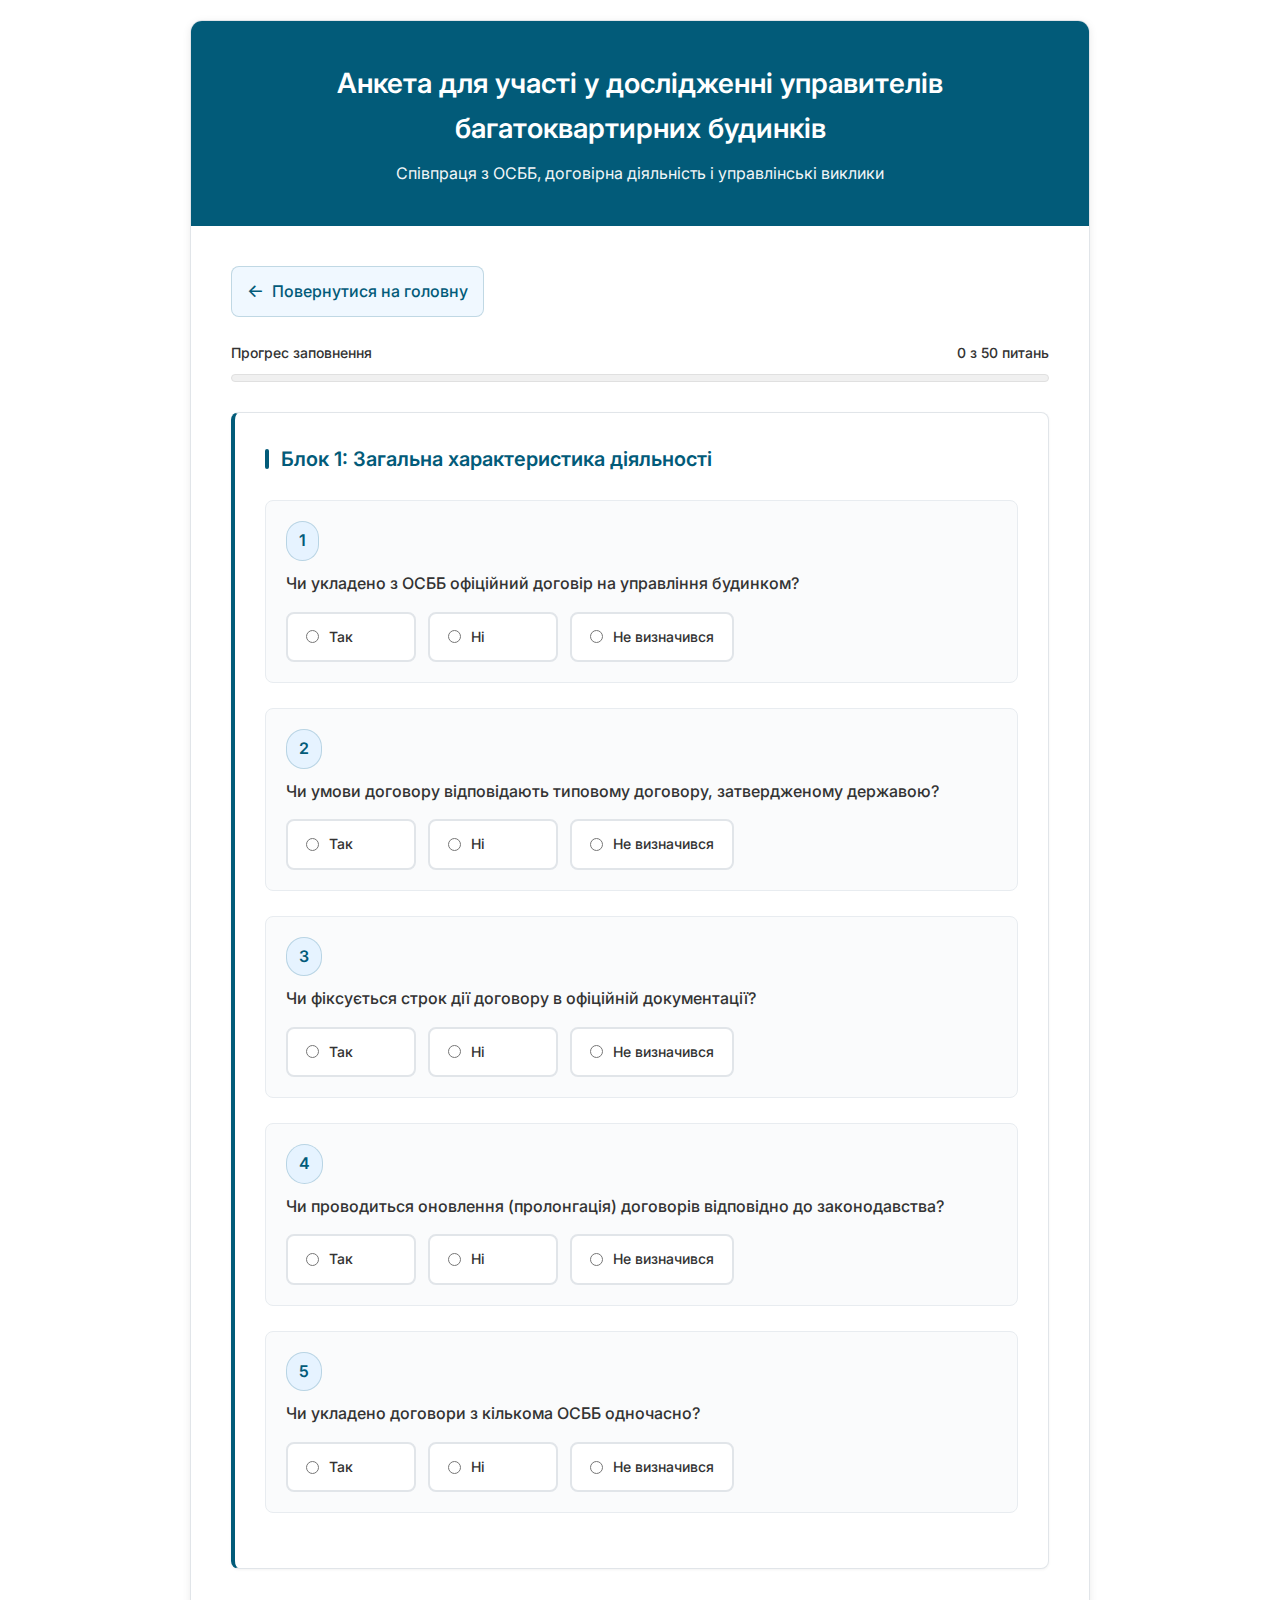
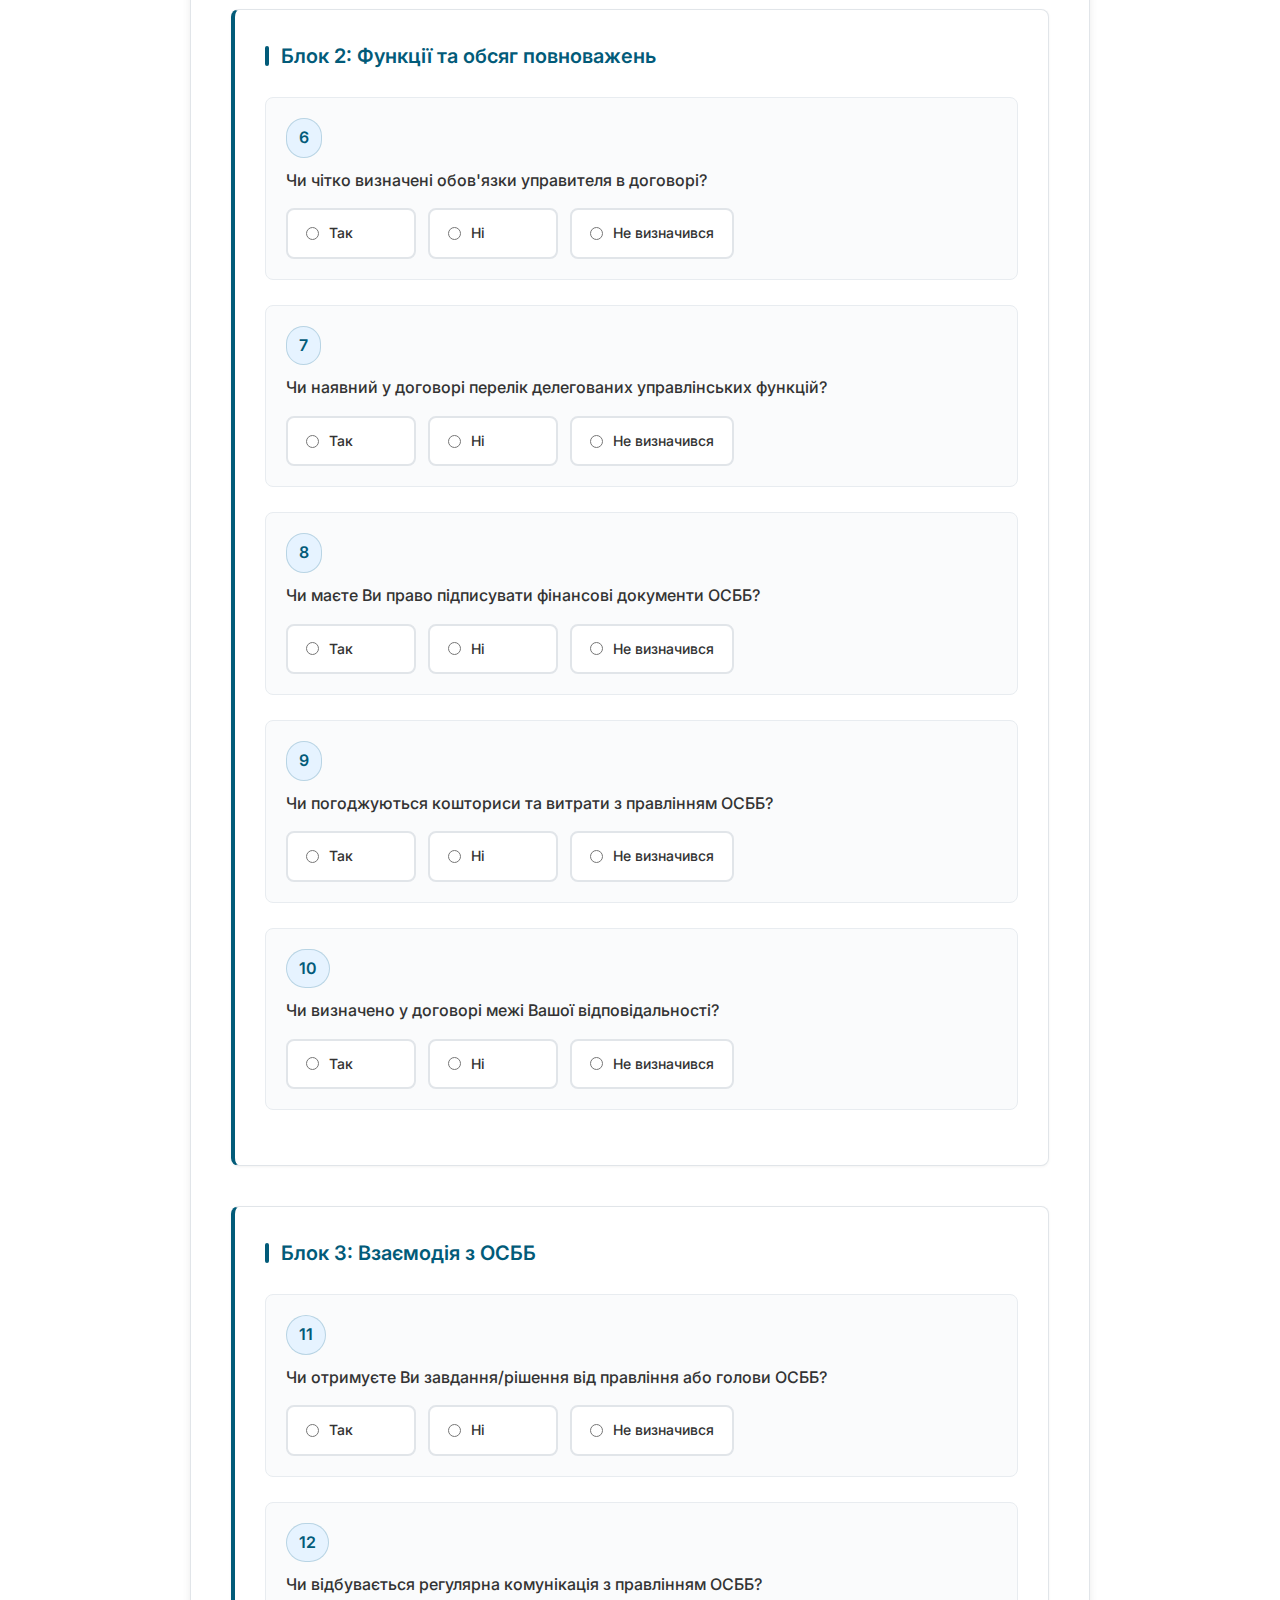
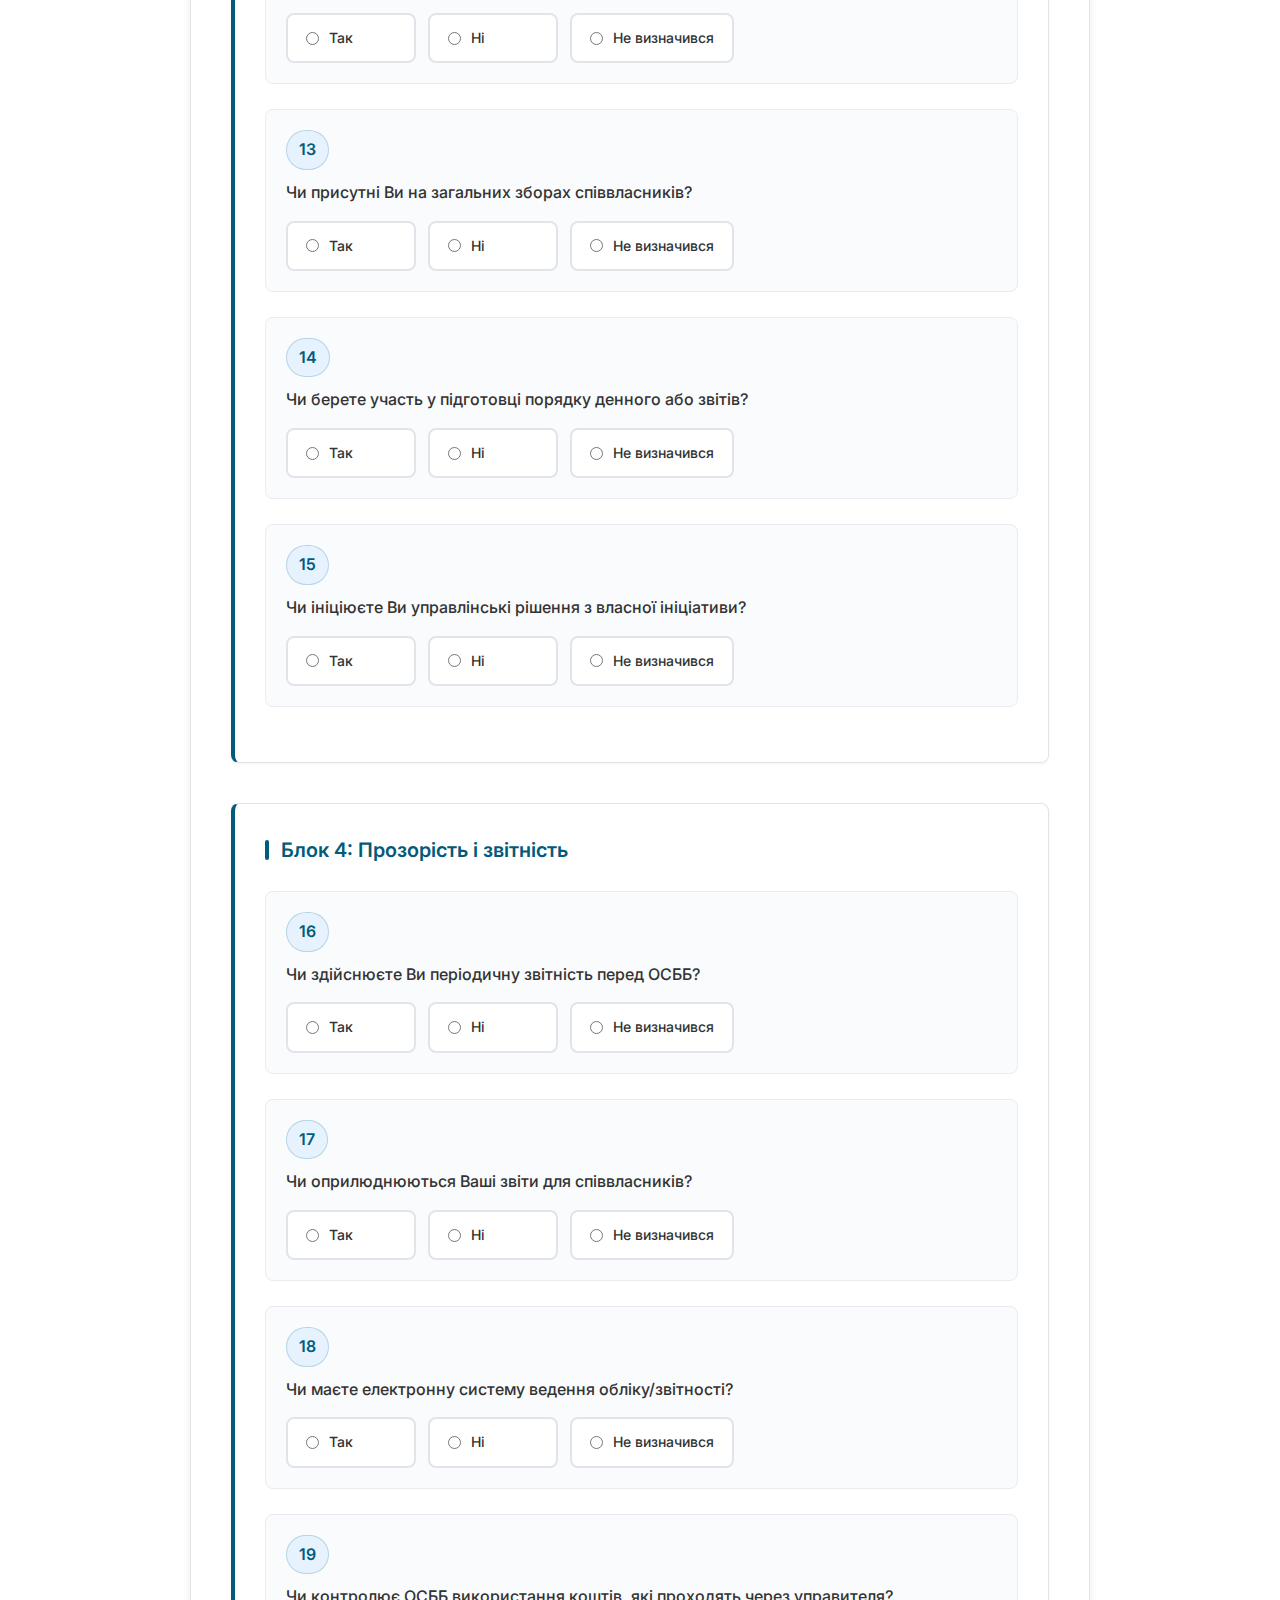
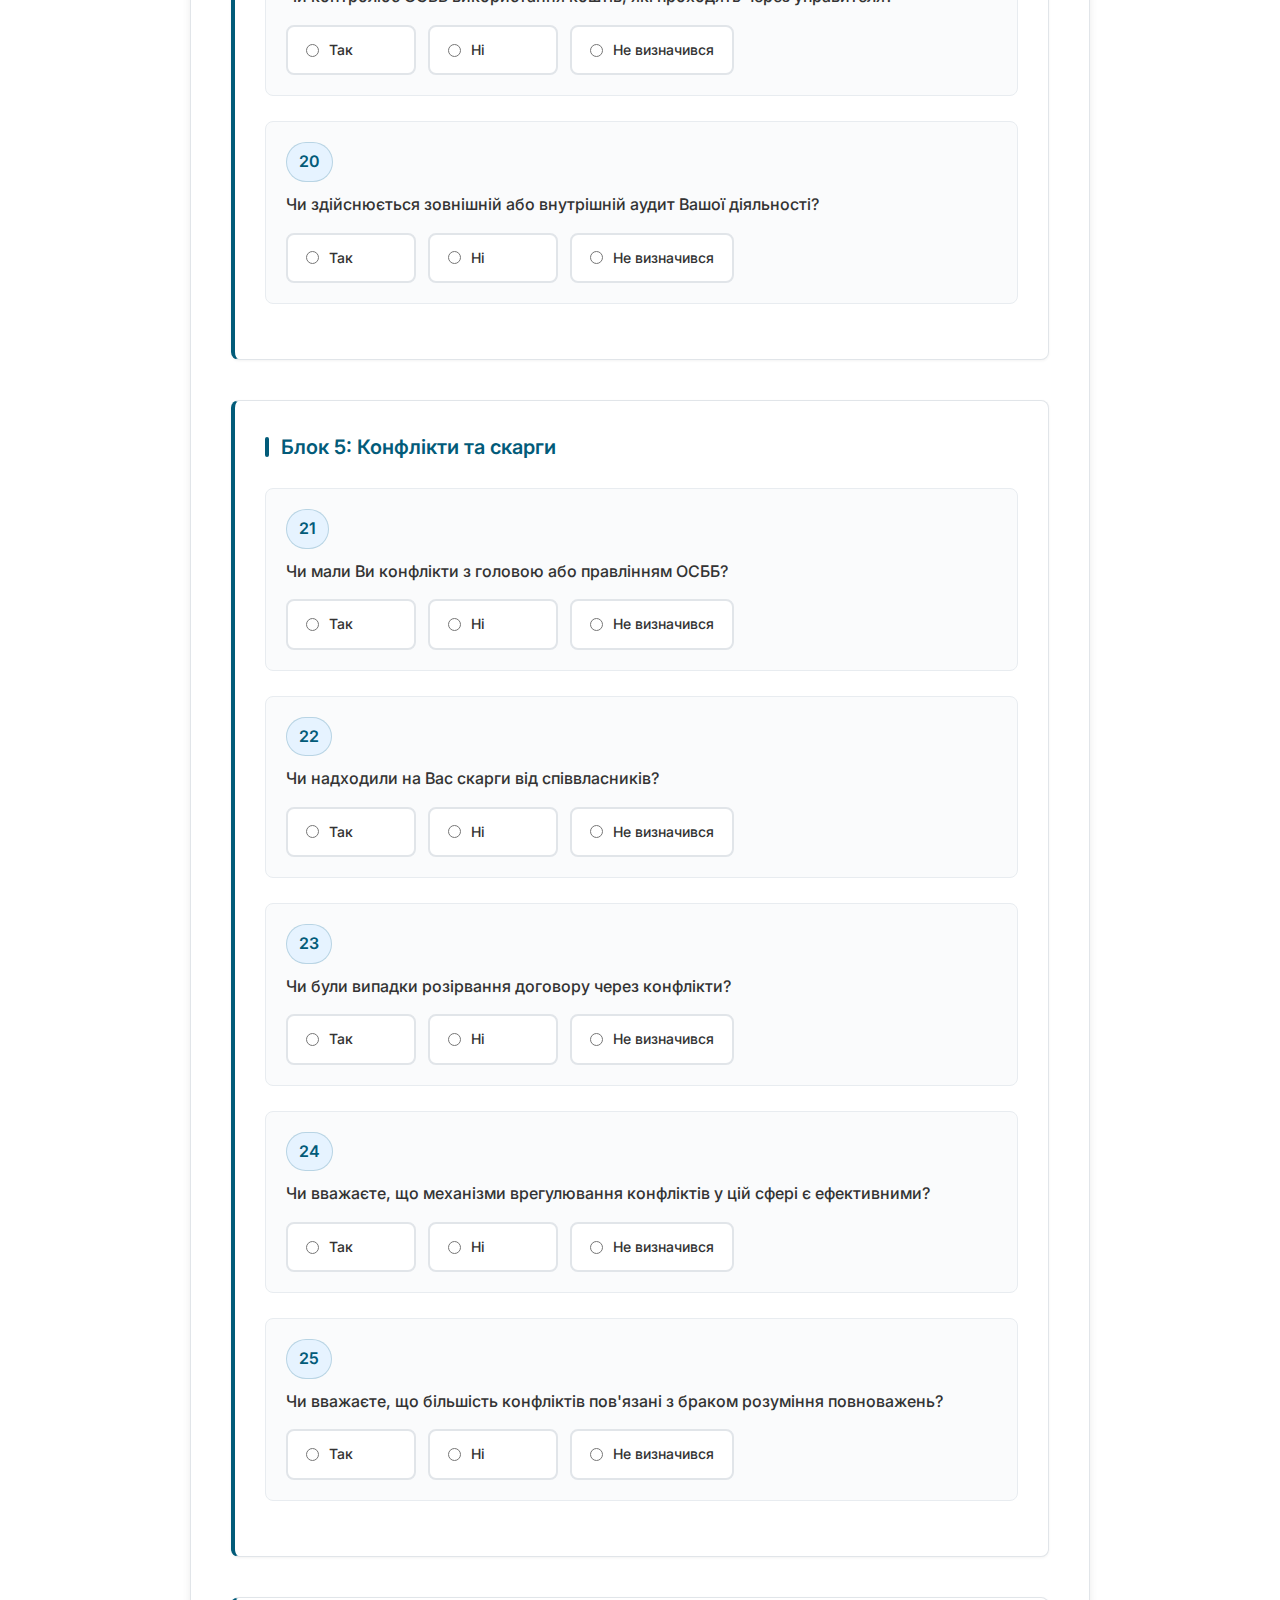
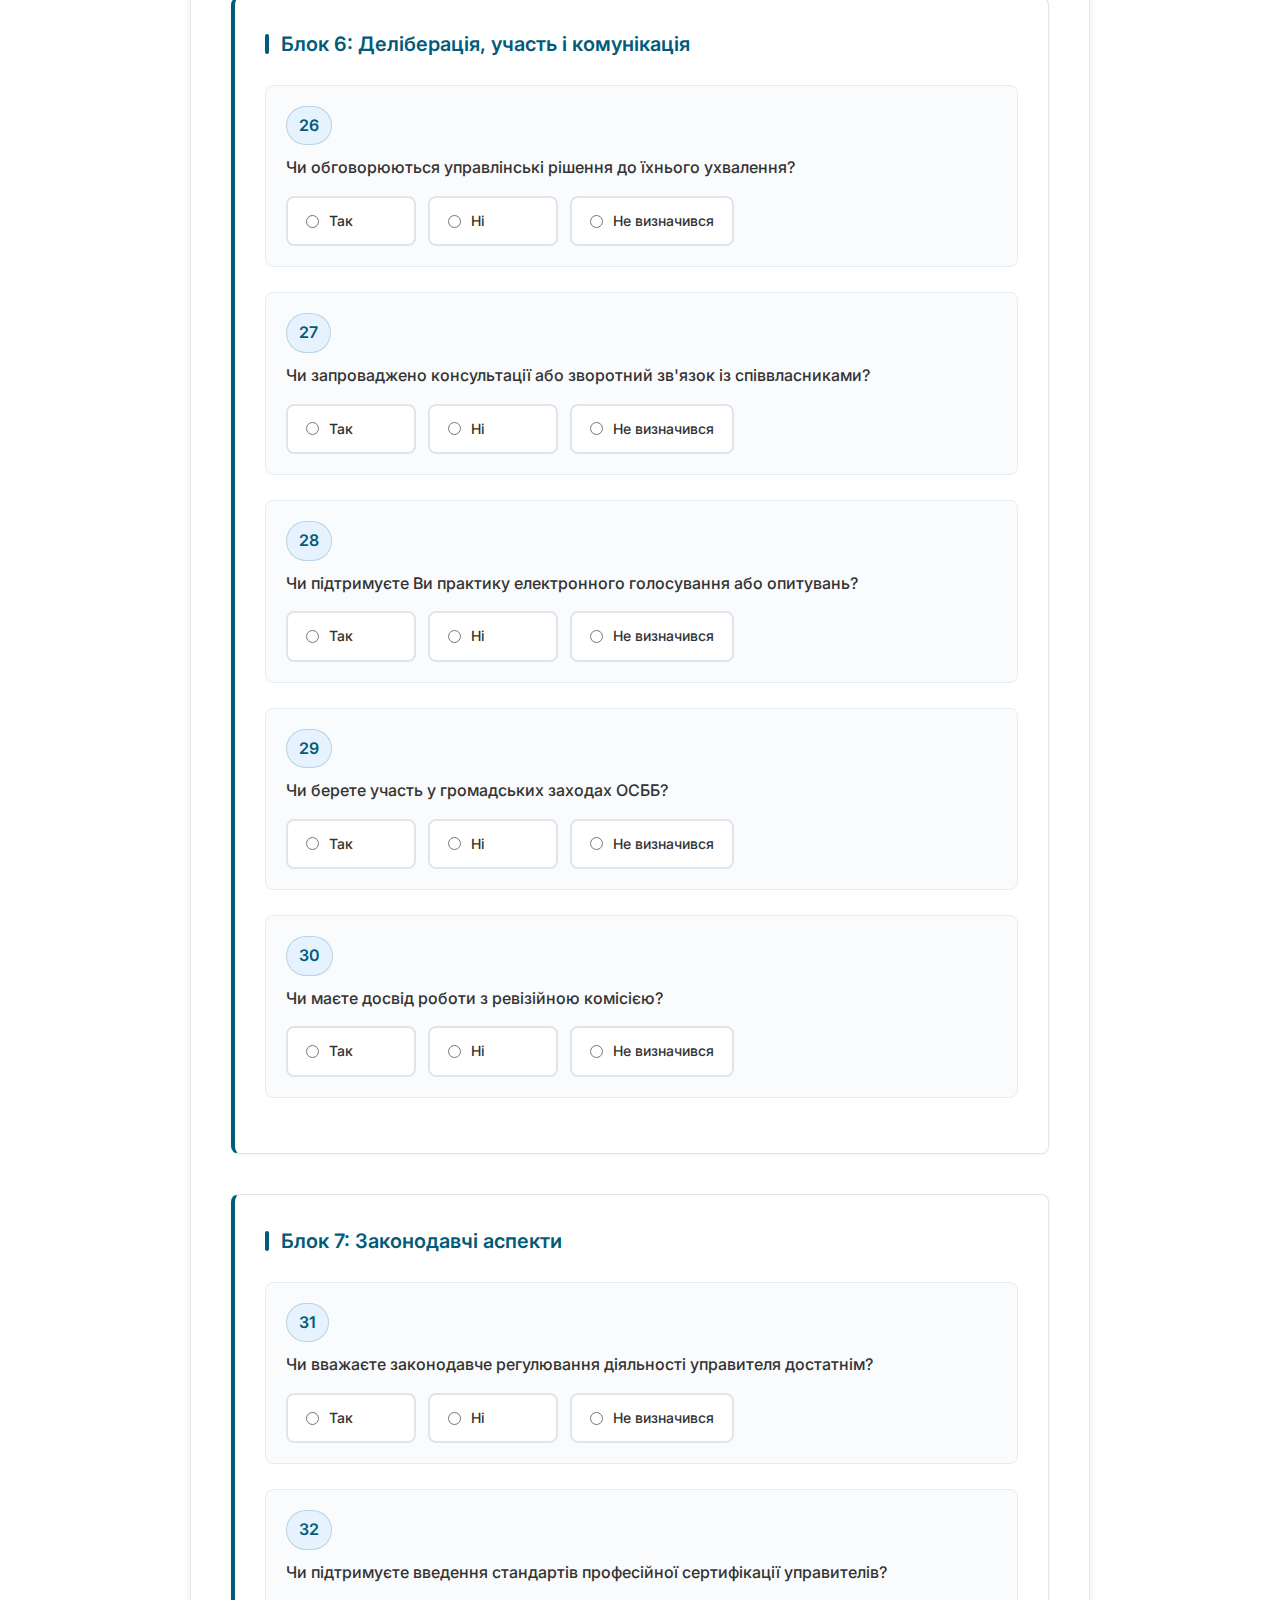
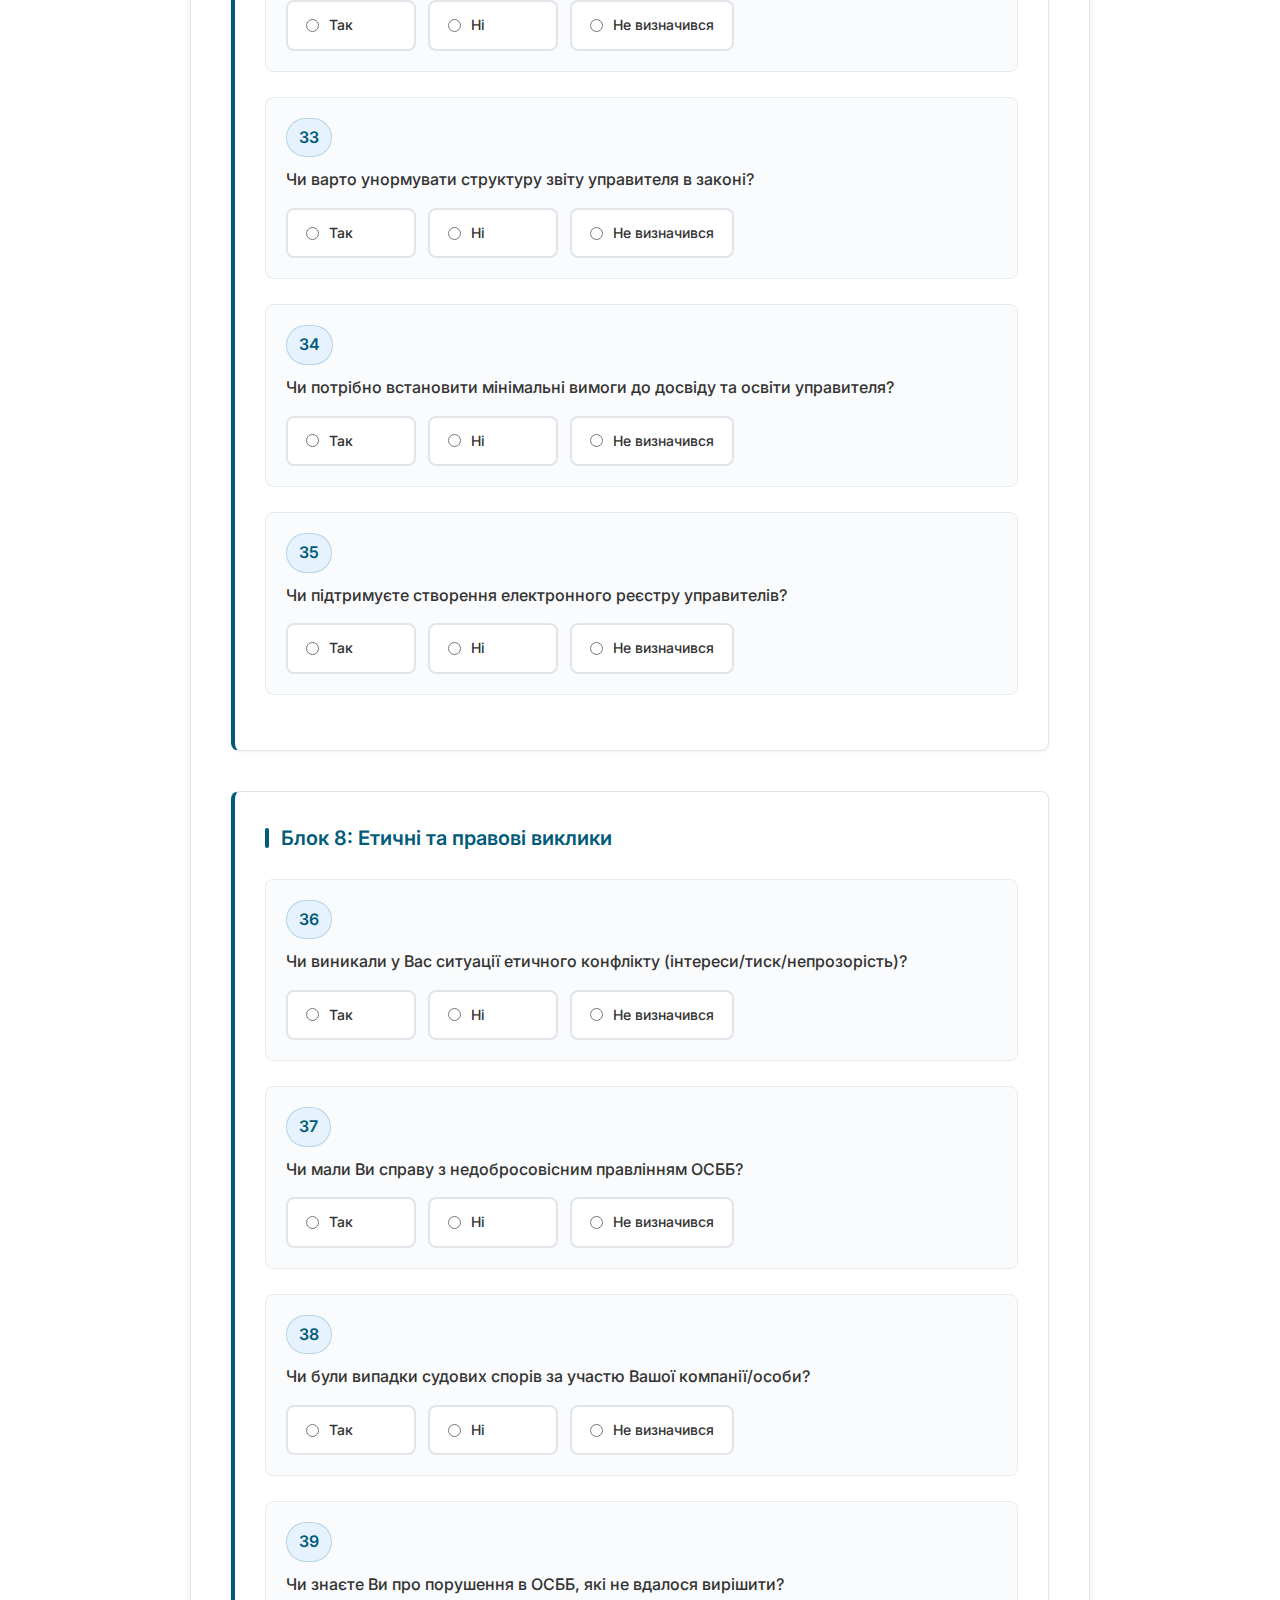
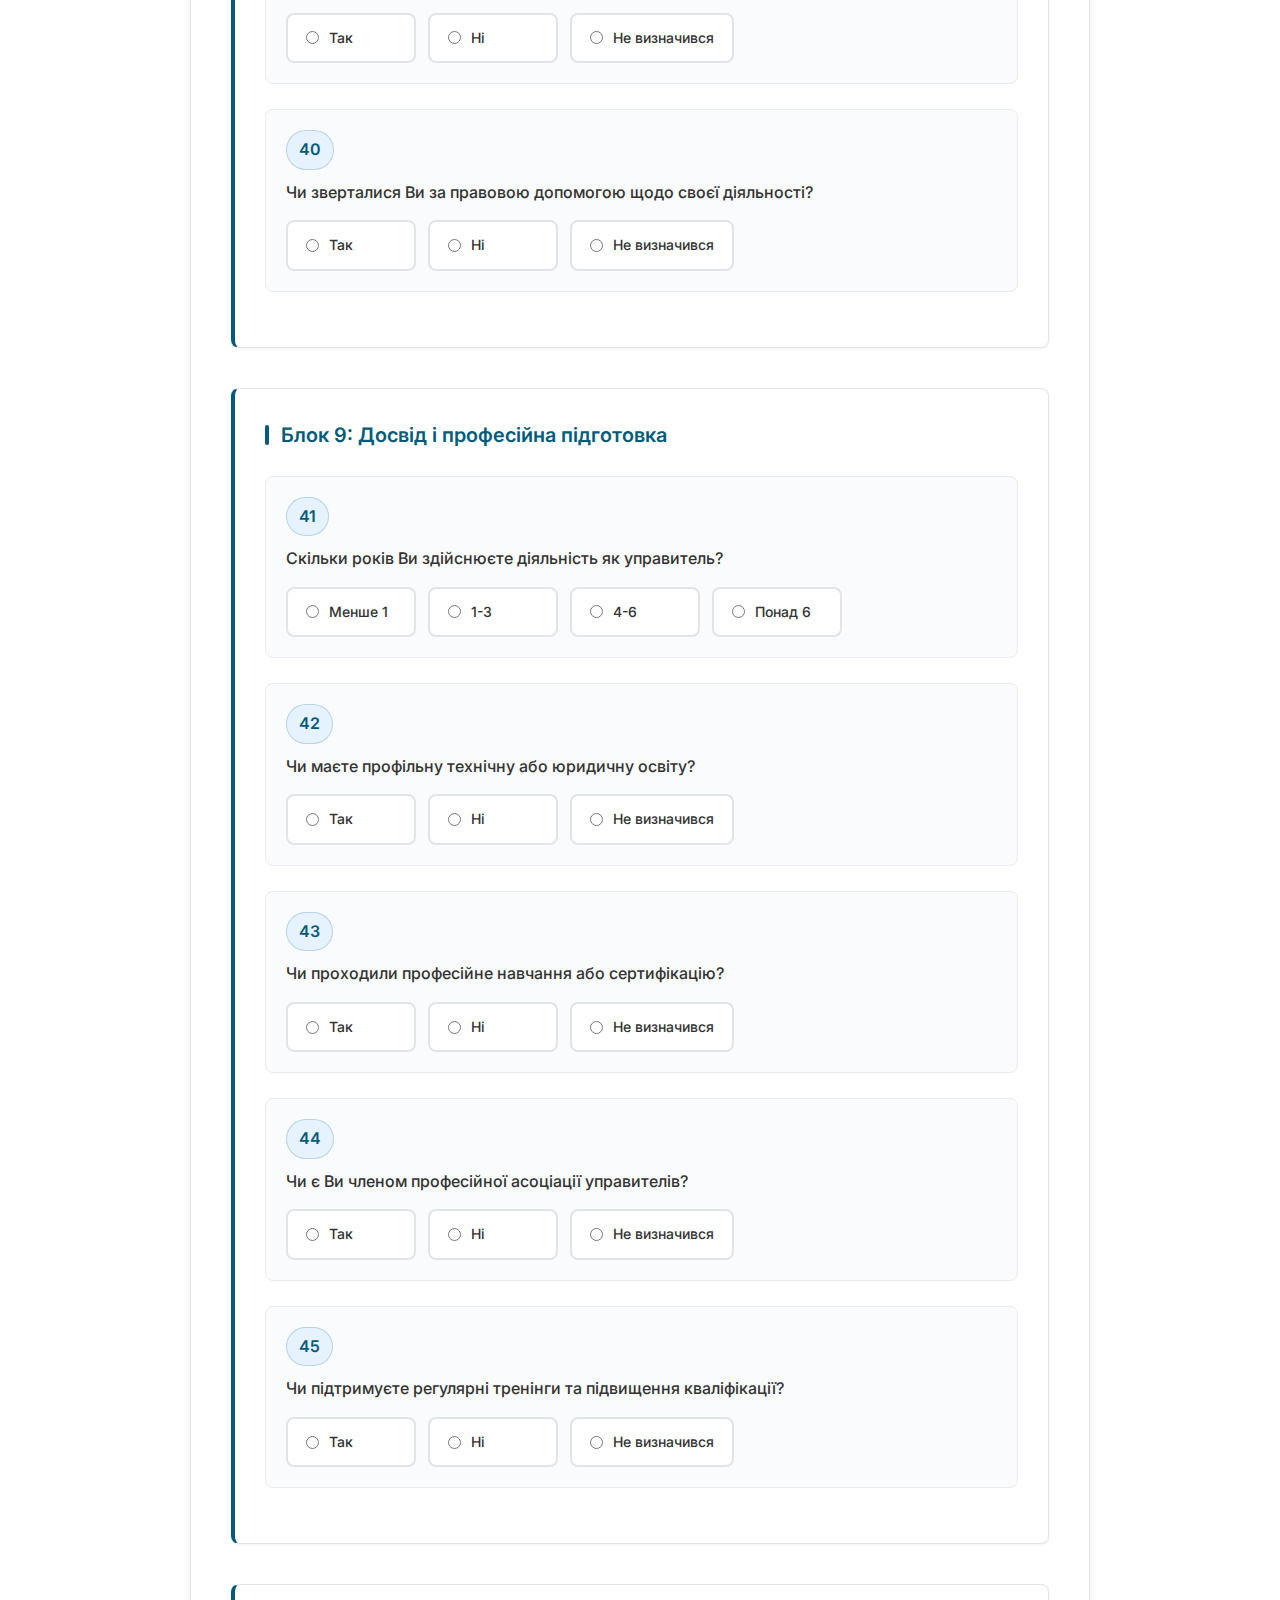
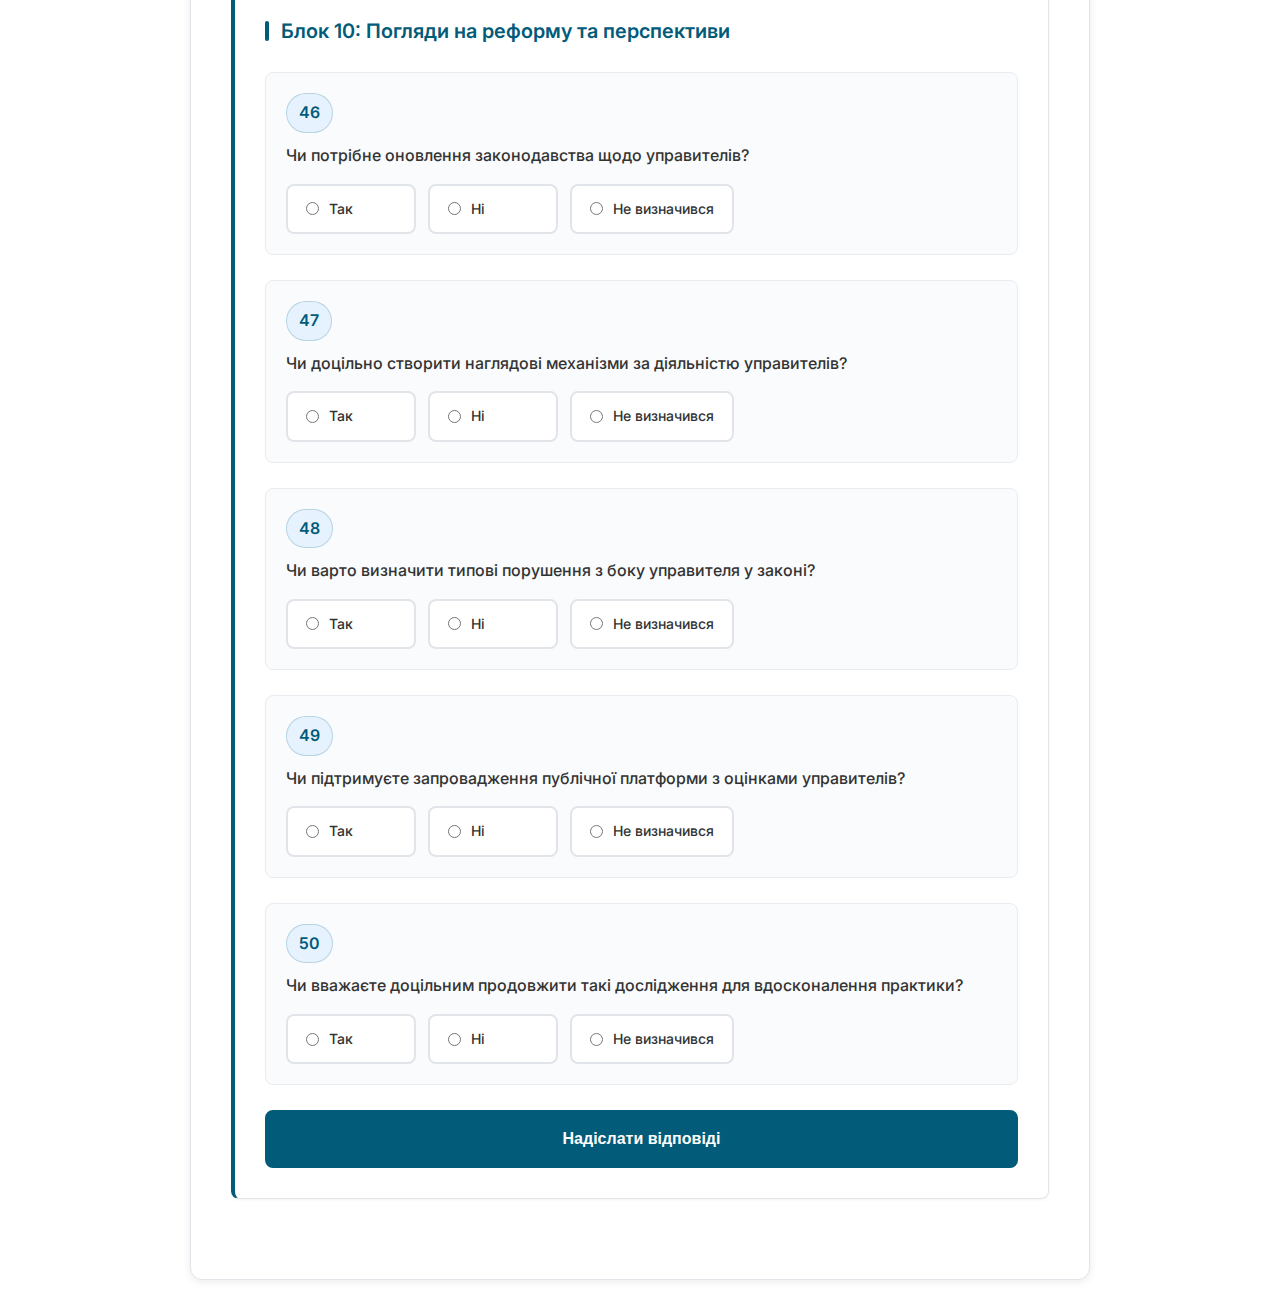
<file: form/managers.html>
<!DOCTYPE html>
<html lang="uk">
<head>
    <meta charset="UTF-8">
    <meta name="viewport" content="width=device-width, initial-scale=1.0">
    <title>Анкета для участі у дослідженні управителів багатоквартирних будинків</title>
    <link rel="stylesheet" href="css/style.css">
</head>
<body>
    <div class="survey-container">
        <div class="survey-header">
            <h1>Анкета для участі у дослідженні управителів багатоквартирних будинків</h1>
            <p>Співпраця з ОСББ, договірна діяльність і управлінські виклики</p>
        </div>

        <div class="survey-form">
            <a href="../index.html" class="back-link">Повернутися на головну</a>
            
            <div class="progress-container">
                <div class="progress-info">
                    <span>Прогрес заповнення</span>
                    <span id="progressText">0 з 50 питань</span>
                </div>
                <div class="progress-bar">
                    <div class="progress-fill" id="progressFill"></div>
                </div>
            </div>

            <div id="successMessage" class="message success-message hidden">
                <h4>✅ Дякуємо за участь у дослідженні!</h4>
                <p>Ваші відповіді успішно збережено та передано для аналізу.</p>
                <p><strong>ID відповіді:</strong> <span id="responseId"></span></p>
            </div>

            <div id="errorMessage" class="message error-message hidden">
                <h4>❌ Помилка відправки</h4>
                <p id="errorText"></p>
            </div>

            <form id="surveyForm">
                <!-- Блок 1: Загальна характеристика діяльності -->
                <div class="question-block">
                    <h3>Блок 1: Загальна характеристика діяльності</h3>
                    
                    <div class="question">
                        <div class="question-number">1</div>
                        <div class="question-text">Чи укладено з ОСББ офіційний договір на управління будинком?</div>
                        <div class="options">
                            <div class="option" onclick="selectOption(this, 'q1', 'yes')">
                                <input type="radio" id="q1_yes" name="q1" value="yes">
                                <label for="q1_yes">Так</label>
                            </div>
                            <div class="option" onclick="selectOption(this, 'q1', 'no')">
                                <input type="radio" id="q1_no" name="q1" value="no">
                                <label for="q1_no">Ні</label>
                            </div>
                            <div class="option" onclick="selectOption(this, 'q1', 'undecided')">
                                <input type="radio" id="q1_undecided" name="q1" value="undecided">
                                <label for="q1_undecided">Не визначився</label>
                            </div>
                        </div>
                    </div>

                    <div class="question">
                        <div class="question-number">2</div>
                        <div class="question-text">Чи умови договору відповідають типовому договору, затвердженому державою?</div>
                        <div class="options">
                            <div class="option" onclick="selectOption(this, 'q2', 'yes')">
                                <input type="radio" id="q2_yes" name="q2" value="yes">
                                <label for="q2_yes">Так</label>
                            </div>
                            <div class="option" onclick="selectOption(this, 'q2', 'no')">
                                <input type="radio" id="q2_no" name="q2" value="no">
                                <label for="q2_no">Ні</label>
                            </div>
                            <div class="option" onclick="selectOption(this, 'q2', 'undecided')">
                                <input type="radio" id="q2_undecided" name="q2" value="undecided">
                                <label for="q2_undecided">Не визначився</label>
                            </div>
                        </div>
                    </div>

                    <div class="question">
                        <div class="question-number">3</div>
                        <div class="question-text">Чи фіксується строк дії договору в офіційній документації?</div>
                        <div class="options">
                            <div class="option" onclick="selectOption(this, 'q3', 'yes')">
                                <input type="radio" id="q3_yes" name="q3" value="yes">
                                <label for="q3_yes">Так</label>
                            </div>
                            <div class="option" onclick="selectOption(this, 'q3', 'no')">
                                <input type="radio" id="q3_no" name="q3" value="no">
                                <label for="q3_no">Ні</label>
                            </div>
                            <div class="option" onclick="selectOption(this, 'q3', 'undecided')">
                                <input type="radio" id="q3_undecided" name="q3" value="undecided">
                                <label for="q3_undecided">Не визначився</label>
                            </div>
                        </div>
                    </div>

                    <div class="question">
                        <div class="question-number">4</div>
                        <div class="question-text">Чи проводиться оновлення (пролонгація) договорів відповідно до законодавства?</div>
                        <div class="options">
                            <div class="option" onclick="selectOption(this, 'q4', 'yes')">
                                <input type="radio" id="q4_yes" name="q4" value="yes">
                                <label for="q4_yes">Так</label>
                            </div>
                            <div class="option" onclick="selectOption(this, 'q4', 'no')">
                                <input type="radio" id="q4_no" name="q4" value="no">
                                <label for="q4_no">Ні</label>
                            </div>
                            <div class="option" onclick="selectOption(this, 'q4', 'undecided')">
                                <input type="radio" id="q4_undecided" name="q4" value="undecided">
                                <label for="q4_undecided">Не визначився</label>
                            </div>
                        </div>
                    </div>

                    <div class="question">
                        <div class="question-number">5</div>
                        <div class="question-text">Чи укладено договори з кількома ОСББ одночасно?</div>
                        <div class="options">
                            <div class="option" onclick="selectOption(this, 'q5', 'yes')">
                                <input type="radio" id="q5_yes" name="q5" value="yes">
                                <label for="q5_yes">Так</label>
                            </div>
                            <div class="option" onclick="selectOption(this, 'q5', 'no')">
                                <input type="radio" id="q5_no" name="q5" value="no">
                                <label for="q5_no">Ні</label>
                            </div>
                            <div class="option" onclick="selectOption(this, 'q5', 'undecided')">
                                <input type="radio" id="q5_undecided" name="q5" value="undecided">
                                <label for="q5_undecided">Не визначився</label>
                            </div>
                        </div>
                    </div>
                </div>

                <!-- Блок 2: Функції та обсяг повноважень -->
                <div class="question-block">
                    <h3>Блок 2: Функції та обсяг повноважень</h3>
                    
                    <div class="question">
                        <div class="question-number">6</div>
                        <div class="question-text">Чи чітко визначені обов'язки управителя в договорі?</div>
                        <div class="options">
                            <div class="option" onclick="selectOption(this, 'q6', 'yes')">
                                <input type="radio" id="q6_yes" name="q6" value="yes">
                                <label for="q6_yes">Так</label>
                            </div>
                            <div class="option" onclick="selectOption(this, 'q6', 'no')">
                                <input type="radio" id="q6_no" name="q6" value="no">
                                <label for="q6_no">Ні</label>
                            </div>
                            <div class="option" onclick="selectOption(this, 'q6', 'undecided')">
                                <input type="radio" id="q6_undecided" name="q6" value="undecided">
                                <label for="q6_undecided">Не визначився</label>
                            </div>
                        </div>
                    </div>

                    <div class="question">
                        <div class="question-number">7</div>
                        <div class="question-text">Чи наявний у договорі перелік делегованих управлінських функцій?</div>
                        <div class="options">
                            <div class="option" onclick="selectOption(this, 'q7', 'yes')">
                                <input type="radio" id="q7_yes" name="q7" value="yes">
                                <label for="q7_yes">Так</label>
                            </div>
                            <div class="option" onclick="selectOption(this, 'q7', 'no')">
                                <input type="radio" id="q7_no" name="q7" value="no">
                                <label for="q7_no">Ні</label>
                            </div>
                            <div class="option" onclick="selectOption(this, 'q7', 'undecided')">
                                <input type="radio" id="q7_undecided" name="q7" value="undecided">
                                <label for="q7_undecided">Не визначився</label>
                            </div>
                        </div>
                    </div>

                    <div class="question">
                        <div class="question-number">8</div>
                        <div class="question-text">Чи маєте Ви право підписувати фінансові документи ОСББ?</div>
                        <div class="options">
                            <div class="option" onclick="selectOption(this, 'q8', 'yes')">
                                <input type="radio" id="q8_yes" name="q8" value="yes">
                                <label for="q8_yes">Так</label>
                            </div>
                            <div class="option" onclick="selectOption(this, 'q8', 'no')">
                                <input type="radio" id="q8_no" name="q8" value="no">
                                <label for="q8_no">Ні</label>
                            </div>
                            <div class="option" onclick="selectOption(this, 'q8', 'undecided')">
                                <input type="radio" id="q8_undecided" name="q8" value="undecided">
                                <label for="q8_undecided">Не визначився</label>
                            </div>
                        </div>
                    </div>

                    <div class="question">
                        <div class="question-number">9</div>
                        <div class="question-text">Чи погоджуються кошториси та витрати з правлінням ОСББ?</div>
                        <div class="options">
                            <div class="option" onclick="selectOption(this, 'q9', 'yes')">
                                <input type="radio" id="q9_yes" name="q9" value="yes">
                                <label for="q9_yes">Так</label>
                            </div>
                            <div class="option" onclick="selectOption(this, 'q9', 'no')">
                                <input type="radio" id="q9_no" name="q9" value="no">
                                <label for="q9_no">Ні</label>
                            </div>
                            <div class="option" onclick="selectOption(this, 'q9', 'undecided')">
                                <input type="radio" id="q9_undecided" name="q9" value="undecided">
                                <label for="q9_undecided">Не визначився</label>
                            </div>
                        </div>
                    </div>

                    <div class="question">
                        <div class="question-number">10</div>
                        <div class="question-text">Чи визначено у договорі межі Вашої відповідальності?</div>
                        <div class="options">
                            <div class="option" onclick="selectOption(this, 'q10', 'yes')">
                                <input type="radio" id="q10_yes" name="q10" value="yes">
                                <label for="q10_yes">Так</label>
                            </div>
                            <div class="option" onclick="selectOption(this, 'q10', 'no')">
                                <input type="radio" id="q10_no" name="q10" value="no">
                                <label for="q10_no">Ні</label>
                            </div>
                            <div class="option" onclick="selectOption(this, 'q10', 'undecided')">
                                <input type="radio" id="q10_undecided" name="q10" value="undecided">
                                <label for="q10_undecided">Не визначився</label>
                            </div>
                        </div>
                    </div>
                </div>

                <!-- Блок 3: Взаємодія з ОСББ -->
                <div class="question-block">
                    <h3>Блок 3: Взаємодія з ОСББ</h3>
                    
                    <div class="question">
                        <div class="question-number">11</div>
                        <div class="question-text">Чи отримуєте Ви завдання/рішення від правління або голови ОСББ?</div>
                        <div class="options">
                            <div class="option" onclick="selectOption(this, 'q11', 'yes')">
                                <input type="radio" id="q11_yes" name="q11" value="yes">
                                <label for="q11_yes">Так</label>
                            </div>
                            <div class="option" onclick="selectOption(this, 'q11', 'no')">
                                <input type="radio" id="q11_no" name="q11" value="no">
                                <label for="q11_no">Ні</label>
                            </div>
                            <div class="option" onclick="selectOption(this, 'q11', 'undecided')">
                                <input type="radio" id="q11_undecided" name="q11" value="undecided">
                                <label for="q11_undecided">Не визначився</label>
                            </div>
                        </div>
                    </div>

                    <div class="question">
                        <div class="question-number">12</div>
                        <div class="question-text">Чи відбувається регулярна комунікація з правлінням ОСББ?</div>
                        <div class="options">
                            <div class="option" onclick="selectOption(this, 'q12', 'yes')">
                                <input type="radio" id="q12_yes" name="q12" value="yes">
                                <label for="q12_yes">Так</label>
                            </div>
                            <div class="option" onclick="selectOption(this, 'q12', 'no')">
                                <input type="radio" id="q12_no" name="q12" value="no">
                                <label for="q12_no">Ні</label>
                            </div>
                            <div class="option" onclick="selectOption(this, 'q12', 'undecided')">
                                <input type="radio" id="q12_undecided" name="q12" value="undecided">
                                <label for="q12_undecided">Не визначився</label>
                            </div>
                        </div>
                    </div>

                    <div class="question">
                        <div class="question-number">13</div>
                        <div class="question-text">Чи присутні Ви на загальних зборах співвласників?</div>
                        <div class="options">
                            <div class="option" onclick="selectOption(this, 'q13', 'yes')">
                                <input type="radio" id="q13_yes" name="q13" value="yes">
                                <label for="q13_yes">Так</label>
                            </div>
                            <div class="option" onclick="selectOption(this, 'q13', 'no')">
                                <input type="radio" id="q13_no" name="q13" value="no">
                                <label for="q13_no">Ні</label>
                            </div>
                            <div class="option" onclick="selectOption(this, 'q13', 'undecided')">
                                <input type="radio" id="q13_undecided" name="q13" value="undecided">
                                <label for="q13_undecided">Не визначився</label>
                            </div>
                        </div>
                    </div>

                    <div class="question">
                        <div class="question-number">14</div>
                        <div class="question-text">Чи берете участь у підготовці порядку денного або звітів?</div>
                        <div class="options">
                            <div class="option" onclick="selectOption(this, 'q14', 'yes')">
                                <input type="radio" id="q14_yes" name="q14" value="yes">
                                <label for="q14_yes">Так</label>
                            </div>
                            <div class="option" onclick="selectOption(this, 'q14', 'no')">
                                <input type="radio" id="q14_no" name="q14" value="no">
                                <label for="q14_no">Ні</label>
                            </div>
                            <div class="option" onclick="selectOption(this, 'q14', 'undecided')">
                                <input type="radio" id="q14_undecided" name="q14" value="undecided">
                                <label for="q14_undecided">Не визначився</label>
                            </div>
                        </div>
                    </div>

                    <div class="question">
                        <div class="question-number">15</div>
                        <div class="question-text">Чи ініціюєте Ви управлінські рішення з власної ініціативи?</div>
                        <div class="options">
                            <div class="option" onclick="selectOption(this, 'q15', 'yes')">
                                <input type="radio" id="q15_yes" name="q15" value="yes">
                                <label for="q15_yes">Так</label>
                            </div>
                            <div class="option" onclick="selectOption(this, 'q15', 'no')">
                                <input type="radio" id="q15_no" name="q15" value="no">
                                <label for="q15_no">Ні</label>
                            </div>
                            <div class="option" onclick="selectOption(this, 'q15', 'undecided')">
                                <input type="radio" id="q15_undecided" name="q15" value="undecided">
                                <label for="q15_undecided">Не визначився</label>
                            </div>
                        </div>
                    </div>
                </div>

                <!-- Блок 4: Прозорість і звітність -->
                <div class="question-block">
                    <h3>Блок 4: Прозорість і звітність</h3>
                    
                    <div class="question">
                        <div class="question-number">16</div>
                        <div class="question-text">Чи здійснюєте Ви періодичну звітність перед ОСББ?</div>
                        <div class="options">
                            <div class="option" onclick="selectOption(this, 'q16', 'yes')">
                                <input type="radio" id="q16_yes" name="q16" value="yes">
                                <label for="q16_yes">Так</label>
                            </div>
                            <div class="option" onclick="selectOption(this, 'q16', 'no')">
                                <input type="radio" id="q16_no" name="q16" value="no">
                                <label for="q16_no">Ні</label>
                            </div>
                            <div class="option" onclick="selectOption(this, 'q16', 'undecided')">
                                <input type="radio" id="q16_undecided" name="q16" value="undecided">
                                <label for="q16_undecided">Не визначився</label>
                            </div>
                        </div>
                    </div>

                    <div class="question">
                        <div class="question-number">17</div>
                        <div class="question-text">Чи оприлюднюються Ваші звіти для співвласників?</div>
                        <div class="options">
                            <div class="option" onclick="selectOption(this, 'q17', 'yes')">
                                <input type="radio" id="q17_yes" name="q17" value="yes">
                                <label for="q17_yes">Так</label>
                            </div>
                            <div class="option" onclick="selectOption(this, 'q17', 'no')">
                                <input type="radio" id="q17_no" name="q17" value="no">
                                <label for="q17_no">Ні</label>
                            </div>
                            <div class="option" onclick="selectOption(this, 'q17', 'undecided')">
                                <input type="radio" id="q17_undecided" name="q17" value="undecided">
                                <label for="q17_undecided">Не визначився</label>
                            </div>
                        </div>
                    </div>

                    <div class="question">
                        <div class="question-number">18</div>
                        <div class="question-text">Чи маєте електронну систему ведення обліку/звітності?</div>
                        <div class="options">
                            <div class="option" onclick="selectOption(this, 'q18', 'yes')">
                                <input type="radio" id="q18_yes" name="q18" value="yes">
                                <label for="q18_yes">Так</label>
                            </div>
                            <div class="option" onclick="selectOption(this, 'q18', 'no')">
                                <input type="radio" id="q18_no" name="q18" value="no">
                                <label for="q18_no">Ні</label>
                            </div>
                            <div class="option" onclick="selectOption(this, 'q18', 'undecided')">
                                <input type="radio" id="q18_undecided" name="q18" value="undecided">
                                <label for="q18_undecided">Не визначився</label>
                            </div>
                        </div>
                    </div>

                    <div class="question">
                        <div class="question-number">19</div>
                        <div class="question-text">Чи контролює ОСББ використання коштів, які проходять через управителя?</div>
                        <div class="options">
                            <div class="option" onclick="selectOption(this, 'q19', 'yes')">
                                <input type="radio" id="q19_yes" name="q19" value="yes">
                                <label for="q19_yes">Так</label>
                            </div>
                            <div class="option" onclick="selectOption(this, 'q19', 'no')">
                                <input type="radio" id="q19_no" name="q19" value="no">
                                <label for="q19_no">Ні</label>
                            </div>
                            <div class="option" onclick="selectOption(this, 'q19', 'undecided')">
                                <input type="radio" id="q19_undecided" name="q19" value="undecided">
                                <label for="q19_undecided">Не визначився</label>
                            </div>
                        </div>
                    </div>

                    <div class="question">
                        <div class="question-number">20</div>
                        <div class="question-text">Чи здійснюється зовнішній або внутрішній аудит Вашої діяльності?</div>
                        <div class="options">
                            <div class="option" onclick="selectOption(this, 'q20', 'yes')">
                                <input type="radio" id="q20_yes" name="q20" value="yes">
                                <label for="q20_yes">Так</label>
                            </div>
                            <div class="option" onclick="selectOption(this, 'q20', 'no')">
                                <input type="radio" id="q20_no" name="q20" value="no">
                                <label for="q20_no">Ні</label>
                            </div>
                            <div class="option" onclick="selectOption(this, 'q20', 'undecided')">
                                <input type="radio" id="q20_undecided" name="q20" value="undecided">
                                <label for="q20_undecided">Не визначився</label>
                            </div>
                        </div>
                    </div>
                </div>

                <!-- Блок 5: Конфлікти та скарги -->
                <div class="question-block">
                    <h3>Блок 5: Конфлікти та скарги</h3>
                    
                    <div class="question">
                        <div class="question-number">21</div>
                        <div class="question-text">Чи мали Ви конфлікти з головою або правлінням ОСББ?</div>
                        <div class="options">
                            <div class="option" onclick="selectOption(this, 'q21', 'yes')">
                                <input type="radio" id="q21_yes" name="q21" value="yes">
                                <label for="q21_yes">Так</label>
                            </div>
                            <div class="option" onclick="selectOption(this, 'q21', 'no')">
                                <input type="radio" id="q21_no" name="q21" value="no">
                                <label for="q21_no">Ні</label>
                            </div>
                            <div class="option" onclick="selectOption(this, 'q21', 'undecided')">
                                <input type="radio" id="q21_undecided" name="q21" value="undecided">
                                <label for="q21_undecided">Не визначився</label>
                            </div>
                        </div>
                    </div>

                    <div class="question">
                        <div class="question-number">22</div>
                        <div class="question-text">Чи надходили на Вас скарги від співвласників?</div>
                        <div class="options">
                            <div class="option" onclick="selectOption(this, 'q22', 'yes')">
                                <input type="radio" id="q22_yes" name="q22" value="yes">
                                <label for="q22_yes">Так</label>
                            </div>
                            <div class="option" onclick="selectOption(this, 'q22', 'no')">
                                <input type="radio" id="q22_no" name="q22" value="no">
                                <label for="q22_no">Ні</label>
                            </div>
                            <div class="option" onclick="selectOption(this, 'q22', 'undecided')">
                                <input type="radio" id="q22_undecided" name="q22" value="undecided">
                                <label for="q22_undecided">Не визначився</label>
                            </div>
                        </div>
                    </div>

                    <div class="question">
                        <div class="question-number">23</div>
                        <div class="question-text">Чи були випадки розірвання договору через конфлікти?</div>
                        <div class="options">
                            <div class="option" onclick="selectOption(this, 'q23', 'yes')">
                                <input type="radio" id="q23_yes" name="q23" value="yes">
                                <label for="q23_yes">Так</label>
                            </div>
                            <div class="option" onclick="selectOption(this, 'q23', 'no')">
                                <input type="radio" id="q23_no" name="q23" value="no">
                                <label for="q23_no">Ні</label>
                            </div>
                            <div class="option" onclick="selectOption(this, 'q23', 'undecided')">
                                <input type="radio" id="q23_undecided" name="q23" value="undecided">
                                <label for="q23_undecided">Не визначився</label>
                            </div>
                        </div>
                    </div>

                    <div class="question">
                        <div class="question-number">24</div>
                        <div class="question-text">Чи вважаєте, що механізми врегулювання конфліктів у цій сфері є ефективними?</div>
                        <div class="options">
                            <div class="option" onclick="selectOption(this, 'q24', 'yes')">
                                <input type="radio" id="q24_yes" name="q24" value="yes">
                                <label for="q24_yes">Так</label>
                            </div>
                            <div class="option" onclick="selectOption(this, 'q24', 'no')">
                                <input type="radio" id="q24_no" name="q24" value="no">
                                <label for="q24_no">Ні</label>
                            </div>
                            <div class="option" onclick="selectOption(this, 'q24', 'undecided')">
                                <input type="radio" id="q24_undecided" name="q24" value="undecided">
                                <label for="q24_undecided">Не визначився</label>
                            </div>
                        </div>
                    </div>

                    <div class="question">
                        <div class="question-number">25</div>
                        <div class="question-text">Чи вважаєте, що більшість конфліктів пов'язані з браком розуміння повноважень?</div>
                        <div class="options">
                            <div class="option" onclick="selectOption(this, 'q25', 'yes')">
                                <input type="radio" id="q25_yes" name="q25" value="yes">
                                <label for="q25_yes">Так</label>
                            </div>
                            <div class="option" onclick="selectOption(this, 'q25', 'no')">
                                <input type="radio" id="q25_no" name="q25" value="no">
                                <label for="q25_no">Ні</label>
                            </div>
                            <div class="option" onclick="selectOption(this, 'q25', 'undecided')">
                                <input type="radio" id="q25_undecided" name="q25" value="undecided">
                                <label for="q25_undecided">Не визначився</label>
                            </div>
                        </div>
                    </div>
                </div>

                <!-- Блок 6: Деліберація, участь і комунікація -->
                <div class="question-block">
                    <h3>Блок 6: Деліберація, участь і комунікація</h3>
                    
                    <div class="question">
                        <div class="question-number">26</div>
                        <div class="question-text">Чи обговорюються управлінські рішення до їхнього ухвалення?</div>
                        <div class="options">
                            <div class="option" onclick="selectOption(this, 'q26', 'yes')">
                                <input type="radio" id="q26_yes" name="q26" value="yes">
                                <label for="q26_yes">Так</label>
                            </div>
                            <div class="option" onclick="selectOption(this, 'q26', 'no')">
                                <input type="radio" id="q26_no" name="q26" value="no">
                                <label for="q26_no">Ні</label>
                            </div>
                            <div class="option" onclick="selectOption(this, 'q26', 'undecided')">
                                <input type="radio" id="q26_undecided" name="q26" value="undecided">
                                <label for="q26_undecided">Не визначився</label>
                            </div>
                        </div>
                    </div>

                    <div class="question">
                        <div class="question-number">27</div>
                        <div class="question-text">Чи запроваджено консультації або зворотний зв'язок із співвласниками?</div>
                        <div class="options">
                            <div class="option" onclick="selectOption(this, 'q27', 'yes')">
                                <input type="radio" id="q27_yes" name="q27" value="yes">
                                <label for="q27_yes">Так</label>
                            </div>
                            <div class="option" onclick="selectOption(this, 'q27', 'no')">
                                <input type="radio" id="q27_no" name="q27" value="no">
                                <label for="q27_no">Ні</label>
                            </div>
                            <div class="option" onclick="selectOption(this, 'q27', 'undecided')">
                                <input type="radio" id="q27_undecided" name="q27" value="undecided">
                                <label for="q27_undecided">Не визначився</label>
                            </div>
                        </div>
                    </div>

                    <div class="question">
                        <div class="question-number">28</div>
                        <div class="question-text">Чи підтримуєте Ви практику електронного голосування або опитувань?</div>
                        <div class="options">
                            <div class="option" onclick="selectOption(this, 'q28', 'yes')">
                                <input type="radio" id="q28_yes" name="q28" value="yes">
                                <label for="q28_yes">Так</label>
                            </div>
                            <div class="option" onclick="selectOption(this, 'q28', 'no')">
                                <input type="radio" id="q28_no" name="q28" value="no">
                                <label for="q28_no">Ні</label>
                            </div>
                            <div class="option" onclick="selectOption(this, 'q28', 'undecided')">
                                <input type="radio" id="q28_undecided" name="q28" value="undecided">
                                <label for="q28_undecided">Не визначився</label>
                            </div>
                        </div>
                    </div>

                    <div class="question">
                        <div class="question-number">29</div>
                        <div class="question-text">Чи берете участь у громадських заходах ОСББ?</div>
                        <div class="options">
                            <div class="option" onclick="selectOption(this, 'q29', 'yes')">
                                <input type="radio" id="q29_yes" name="q29" value="yes">
                                <label for="q29_yes">Так</label>
                            </div>
                            <div class="option" onclick="selectOption(this, 'q29', 'no')">
                                <input type="radio" id="q29_no" name="q29" value="no">
                                <label for="q29_no">Ні</label>
                            </div>
                            <div class="option" onclick="selectOption(this, 'q29', 'undecided')">
                                <input type="radio" id="q29_undecided" name="q29" value="undecided">
                                <label for="q29_undecided">Не визначився</label>
                            </div>
                        </div>
                    </div>

                    <div class="question">
                        <div class="question-number">30</div>
                        <div class="question-text">Чи маєте досвід роботи з ревізійною комісією?</div>
                        <div class="options">
                            <div class="option" onclick="selectOption(this, 'q30', 'yes')">
                                <input type="radio" id="q30_yes" name="q30" value="yes">
                                <label for="q30_yes">Так</label>
                            </div>
                            <div class="option" onclick="selectOption(this, 'q30', 'no')">
                                <input type="radio" id="q30_no" name="q30" value="no">
                                <label for="q30_no">Ні</label>
                            </div>
                            <div class="option" onclick="selectOption(this, 'q30', 'undecided')">
                                <input type="radio" id="q30_undecided" name="q30" value="undecided">
                                <label for="q30_undecided">Не визначився</label>
                            </div>
                        </div>
                    </div>
                </div>

                <!-- Блок 7: Законодавчі аспекти -->
                <div class="question-block">
                    <h3>Блок 7: Законодавчі аспекти</h3>
                    
                    <div class="question">
                        <div class="question-number">31</div>
                        <div class="question-text">Чи вважаєте законодавче регулювання діяльності управителя достатнім?</div>
                        <div class="options">
                            <div class="option" onclick="selectOption(this, 'q31', 'yes')">
                                <input type="radio" id="q31_yes" name="q31" value="yes">
                                <label for="q31_yes">Так</label>
                            </div>
                            <div class="option" onclick="selectOption(this, 'q31', 'no')">
                                <input type="radio" id="q31_no" name="q31" value="no">
                                <label for="q31_no">Ні</label>
                            </div>
                            <div class="option" onclick="selectOption(this, 'q31', 'undecided')">
                                <input type="radio" id="q31_undecided" name="q31" value="undecided">
                                <label for="q31_undecided">Не визначився</label>
                            </div>
                        </div>
                    </div>

                    <div class="question">
                        <div class="question-number">32</div>
                        <div class="question-text">Чи підтримуєте введення стандартів професійної сертифікації управителів?</div>
                        <div class="options">
                            <div class="option" onclick="selectOption(this, 'q32', 'yes')">
                                <input type="radio" id="q32_yes" name="q32" value="yes">
                                <label for="q32_yes">Так</label>
                            </div>
                            <div class="option" onclick="selectOption(this, 'q32', 'no')">
                                <input type="radio" id="q32_no" name="q32" value="no">
                                <label for="q32_no">Ні</label>
                            </div>
                            <div class="option" onclick="selectOption(this, 'q32', 'undecided')">
                                <input type="radio" id="q32_undecided" name="q32" value="undecided">
                                <label for="q32_undecided">Не визначився</label>
                            </div>
                        </div>
                    </div>

                    <div class="question">
                        <div class="question-number">33</div>
                        <div class="question-text">Чи варто унормувати структуру звіту управителя в законі?</div>
                        <div class="options">
                            <div class="option" onclick="selectOption(this, 'q33', 'yes')">
                                <input type="radio" id="q33_yes" name="q33" value="yes">
                                <label for="q33_yes">Так</label>
                            </div>
                            <div class="option" onclick="selectOption(this, 'q33', 'no')">
                                <input type="radio" id="q33_no" name="q33" value="no">
                                <label for="q33_no">Ні</label>
                            </div>
                            <div class="option" onclick="selectOption(this, 'q33', 'undecided')">
                                <input type="radio" id="q33_undecided" name="q33" value="undecided">
                                <label for="q33_undecided">Не визначився</label>
                            </div>
                        </div>
                    </div>

                    <div class="question">
                        <div class="question-number">34</div>
                        <div class="question-text">Чи потрібно встановити мінімальні вимоги до досвіду та освіти управителя?</div>
                        <div class="options">
                            <div class="option" onclick="selectOption(this, 'q34', 'yes')">
                                <input type="radio" id="q34_yes" name="q34" value="yes">
                                <label for="q34_yes">Так</label>
                            </div>
                            <div class="option" onclick="selectOption(this, 'q34', 'no')">
                                <input type="radio" id="q34_no" name="q34" value="no">
                                <label for="q34_no">Ні</label>
                            </div>
                            <div class="option" onclick="selectOption(this, 'q34', 'undecided')">
                                <input type="radio" id="q34_undecided" name="q34" value="undecided">
                                <label for="q34_undecided">Не визначився</label>
                            </div>
                        </div>
                    </div>

                    <div class="question">
                        <div class="question-number">35</div>
                        <div class="question-text">Чи підтримуєте створення електронного реєстру управителів?</div>
                        <div class="options">
                            <div class="option" onclick="selectOption(this, 'q35', 'yes')">
                                <input type="radio" id="q35_yes" name="q35" value="yes">
                                <label for="q35_yes">Так</label>
                            </div>
                            <div class="option" onclick="selectOption(this, 'q35', 'no')">
                                <input type="radio" id="q35_no" name="q35" value="no">
                                <label for="q35_no">Ні</label>
                            </div>
                            <div class="option" onclick="selectOption(this, 'q35', 'undecided')">
                                <input type="radio" id="q35_undecided" name="q35" value="undecided">
                                <label for="q35_undecided">Не визначився</label>
                            </div>
                        </div>
                    </div>
                </div>

                <!-- Блок 8: Етичні та правові виклики -->
                <div class="question-block">
                    <h3>Блок 8: Етичні та правові виклики</h3>
                    
                    <div class="question">
                        <div class="question-number">36</div>
                        <div class="question-text">Чи виникали у Вас ситуації етичного конфлікту (інтереси/тиск/непрозорість)?</div>
                        <div class="options">
                            <div class="option" onclick="selectOption(this, 'q36', 'yes')">
                                <input type="radio" id="q36_yes" name="q36" value="yes">
                                <label for="q36_yes">Так</label>
                            </div>
                            <div class="option" onclick="selectOption(this, 'q36', 'no')">
                                <input type="radio" id="q36_no" name="q36" value="no">
                                <label for="q36_no">Ні</label>
                            </div>
                            <div class="option" onclick="selectOption(this, 'q36', 'undecided')">
                                <input type="radio" id="q36_undecided" name="q36" value="undecided">
                                <label for="q36_undecided">Не визначився</label>
                            </div>
                        </div>
                    </div>

                    <div class="question">
                        <div class="question-number">37</div>
                        <div class="question-text">Чи мали Ви справу з недобросовісним правлінням ОСББ?</div>
                        <div class="options">
                            <div class="option" onclick="selectOption(this, 'q37', 'yes')">
                                <input type="radio" id="q37_yes" name="q37" value="yes">
                                <label for="q37_yes">Так</label>
                            </div>
                            <div class="option" onclick="selectOption(this, 'q37', 'no')">
                                <input type="radio" id="q37_no" name="q37" value="no">
                                <label for="q37_no">Ні</label>
                            </div>
                            <div class="option" onclick="selectOption(this, 'q37', 'undecided')">
                                <input type="radio" id="q37_undecided" name="q37" value="undecided">
                                <label for="q37_undecided">Не визначився</label>
                            </div>
                        </div>
                    </div>

                    <div class="question">
                        <div class="question-number">38</div>
                        <div class="question-text">Чи були випадки судових спорів за участю Вашої компанії/особи?</div>
                        <div class="options">
                            <div class="option" onclick="selectOption(this, 'q38', 'yes')">
                                <input type="radio" id="q38_yes" name="q38" value="yes">
                                <label for="q38_yes">Так</label>
                            </div>
                            <div class="option" onclick="selectOption(this, 'q38', 'no')">
                                <input type="radio" id="q38_no" name="q38" value="no">
                                <label for="q38_no">Ні</label>
                            </div>
                            <div class="option" onclick="selectOption(this, 'q38', 'undecided')">
                                <input type="radio" id="q38_undecided" name="q38" value="undecided">
                                <label for="q38_undecided">Не визначився</label>
                            </div>
                        </div>
                    </div>

                    <div class="question">
                        <div class="question-number">39</div>
                        <div class="question-text">Чи знаєте Ви про порушення в ОСББ, які не вдалося вирішити?</div>
                        <div class="options">
                            <div class="option" onclick="selectOption(this, 'q39', 'yes')">
                                <input type="radio" id="q39_yes" name="q39" value="yes">
                                <label for="q39_yes">Так</label>
                            </div>
                            <div class="option" onclick="selectOption(this, 'q39', 'no')">
                                <input type="radio" id="q39_no" name="q39" value="no">
                                <label for="q39_no">Ні</label>
                            </div>
                            <div class="option" onclick="selectOption(this, 'q39', 'undecided')">
                                <input type="radio" id="q39_undecided" name="q39" value="undecided">
                                <label for="q39_undecided">Не визначився</label>
                            </div>
                        </div>
                    </div>

                    <div class="question">
                        <div class="question-number">40</div>
                        <div class="question-text">Чи зверталися Ви за правовою допомогою щодо своєї діяльності?</div>
                        <div class="options">
                            <div class="option" onclick="selectOption(this, 'q40', 'yes')">
                                <input type="radio" id="q40_yes" name="q40" value="yes">
                                <label for="q40_yes">Так</label>
                            </div>
                            <div class="option" onclick="selectOption(this, 'q40', 'no')">
                                <input type="radio" id="q40_no" name="q40" value="no">
                                <label for="q40_no">Ні</label>
                            </div>
                            <div class="option" onclick="selectOption(this, 'q40', 'undecided')">
                                <input type="radio" id="q40_undecided" name="q40" value="undecided">
                                <label for="q40_undecided">Не визначився</label>
                            </div>
                        </div>
                    </div>
                </div>

                <!-- Блок 9: Досвід і професійна підготовка -->
                <div class="question-block">
                    <h3>Блок 9: Досвід і професійна підготовка</h3>
                    
                    <div class="question">
                        <div class="question-number">41</div>
                        <div class="question-text">Скільки років Ви здійснюєте діяльність як управитель?</div>
                        <div class="options">
                            <div class="option" onclick="selectOption(this, 'q41', 'less1')">
                                <input type="radio" id="q41_less1" name="q41" value="less1">
                                <label for="q41_less1">Менше 1</label>
                            </div>
                            <div class="option" onclick="selectOption(this, 'q41', '1-3')">
                                <input type="radio" id="q41_1-3" name="q41" value="1-3">
                                <label for="q41_1-3">1-3</label>
                            </div>
                            <div class="option" onclick="selectOption(this, 'q41', '4-6')">
                                <input type="radio" id="q41_4-6" name="q41" value="4-6">
                                <label for="q41_4-6">4-6</label>
                            </div>
                            <div class="option" onclick="selectOption(this, 'q41', 'over6')">
                                <input type="radio" id="q41_over6" name="q41" value="over6">
                                <label for="q41_over6">Понад 6</label>
                            </div>
                        </div>
                    </div>

                    <div class="question">
                        <div class="question-number">42</div>
                        <div class="question-text">Чи маєте профільну технічну або юридичну освіту?</div>
                        <div class="options">
                            <div class="option" onclick="selectOption(this, 'q42', 'yes')">
                                <input type="radio" id="q42_yes" name="q42" value="yes">
                                <label for="q42_yes">Так</label>
                            </div>
                            <div class="option" onclick="selectOption(this, 'q42', 'no')">
                                <input type="radio" id="q42_no" name="q42" value="no">
                                <label for="q42_no">Ні</label>
                            </div>
                            <div class="option" onclick="selectOption(this, 'q42', 'undecided')">
                                <input type="radio" id="q42_undecided" name="q42" value="undecided">
                                <label for="q42_undecided">Не визначився</label>
                            </div>
                        </div>
                    </div>

                    <div class="question">
                        <div class="question-number">43</div>
                        <div class="question-text">Чи проходили професійне навчання або сертифікацію?</div>
                        <div class="options">
                            <div class="option" onclick="selectOption(this, 'q43', 'yes')">
                                <input type="radio" id="q43_yes" name="q43" value="yes">
                                <label for="q43_yes">Так</label>
                            </div>
                            <div class="option" onclick="selectOption(this, 'q43', 'no')">
                                <input type="radio" id="q43_no" name="q43" value="no">
                                <label for="q43_no">Ні</label>
                            </div>
                            <div class="option" onclick="selectOption(this, 'q43', 'undecided')">
                                <input type="radio" id="q43_undecided" name="q43" value="undecided">
                                <label for="q43_undecided">Не визначився</label>
                            </div>
                        </div>
                    </div>

                    <div class="question">
                        <div class="question-number">44</div>
                        <div class="question-text">Чи є Ви членом професійної асоціації управителів?</div>
                        <div class="options">
                            <div class="option" onclick="selectOption(this, 'q44', 'yes')">
                                <input type="radio" id="q44_yes" name="q44" value="yes">
                                <label for="q44_yes">Так</label>
                            </div>
                            <div class="option" onclick="selectOption(this, 'q44', 'no')">
                                <input type="radio" id="q44_no" name="q44" value="no">
                                <label for="q44_no">Ні</label>
                            </div>
                            <div class="option" onclick="selectOption(this, 'q44', 'undecided')">
                                <input type="radio" id="q44_undecided" name="q44" value="undecided">
                                <label for="q44_undecided">Не визначився</label>
                            </div>
                        </div>
                    </div>

                    <div class="question">
                        <div class="question-number">45</div>
                        <div class="question-text">Чи підтримуєте регулярні тренінги та підвищення кваліфікації?</div>
                        <div class="options">
                            <div class="option" onclick="selectOption(this, 'q45', 'yes')">
                                <input type="radio" id="q45_yes" name="q45" value="yes">
                                <label for="q45_yes">Так</label>
                            </div>
                            <div class="option" onclick="selectOption(this, 'q45', 'no')">
                                <input type="radio" id="q45_no" name="q45" value="no">
                                <label for="q45_no">Ні</label>
                            </div>
                            <div class="option" onclick="selectOption(this, 'q45', 'undecided')">
                                <input type="radio" id="q45_undecided" name="q45" value="undecided">
                                <label for="q45_undecided">Не визначився</label>
                            </div>
                        </div>
                    </div>
                </div>

                <!-- Блок 10: Погляди на реформу та перспективи -->
                <div class="question-block">
                    <h3>Блок 10: Погляди на реформу та перспективи</h3>
                    
                    <div class="question">
                        <div class="question-number">46</div>
                        <div class="question-text">Чи потрібне оновлення законодавства щодо управителів?</div>
                        <div class="options">
                            <div class="option" onclick="selectOption(this, 'q46', 'yes')">
                                <input type="radio" id="q46_yes" name="q46" value="yes">
                                <label for="q46_yes">Так</label>
                            </div>
                            <div class="option" onclick="selectOption(this, 'q46', 'no')">
                                <input type="radio" id="q46_no" name="q46" value="no">
                                <label for="q46_no">Ні</label>
                            </div>
                            <div class="option" onclick="selectOption(this, 'q46', 'undecided')">
                                <input type="radio" id="q46_undecided" name="q46" value="undecided">
                                <label for="q46_undecided">Не визначився</label>
                            </div>
                        </div>
                    </div>

                    <div class="question">
                        <div class="question-number">47</div>
                        <div class="question-text">Чи доцільно створити наглядові механізми за діяльністю управителів?</div>
                        <div class="options">
                            <div class="option" onclick="selectOption(this, 'q47', 'yes')">
                                <input type="radio" id="q47_yes" name="q47" value="yes">
                                <label for="q47_yes">Так</label>
                            </div>
                            <div class="option" onclick="selectOption(this, 'q47', 'no')">
                                <input type="radio" id="q47_no" name="q47" value="no">
                                <label for="q47_no">Ні</label>
                            </div>
                            <div class="option" onclick="selectOption(this, 'q47', 'undecided')">
                                <input type="radio" id="q47_undecided" name="q47" value="undecided">
                                <label for="q47_undecided">Не визначився</label>
                            </div>
                        </div>
                    </div>

                    <div class="question">
                        <div class="question-number">48</div>
                        <div class="question-text">Чи варто визначити типові порушення з боку управителя у законі?</div>
                        <div class="options">
                            <div class="option" onclick="selectOption(this, 'q48', 'yes')">
                                <input type="radio" id="q48_yes" name="q48" value="yes">
                                <label for="q48_yes">Так</label>
                            </div>
                            <div class="option" onclick="selectOption(this, 'q48', 'no')">
                                <input type="radio" id="q48_no" name="q48" value="no">
                                <label for="q48_no">Ні</label>
                            </div>
                            <div class="option" onclick="selectOption(this, 'q48', 'undecided')">
                                <input type="radio" id="q48_undecided" name="q48" value="undecided">
                                <label for="q48_undecided">Не визначився</label>
                            </div>
                        </div>
                    </div>

                    <div class="question">
                        <div class="question-number">49</div>
                        <div class="question-text">Чи підтримуєте запровадження публічної платформи з оцінками управителів?</div>
                        <div class="options">
                            <div class="option" onclick="selectOption(this, 'q49', 'yes')">
                                <input type="radio" id="q49_yes" name="q49" value="yes">
                                <label for="q49_yes">Так</label>
                            </div>
                            <div class="option" onclick="selectOption(this, 'q49', 'no')">
                                <input type="radio" id="q49_no" name="q49" value="no">
                                <label for="q49_no">Ні</label>
                            </div>
                            <div class="option" onclick="selectOption(this, 'q49', 'undecided')">
                                <input type="radio" id="q49_undecided" name="q49" value="undecided">
                                <label for="q49_undecided">Не визначився</label>
                            </div>
                        </div>
                    </div>

                    <div class="question">
                        <div class="question-number">50</div>
                        <div class="question-text">Чи вважаєте доцільним продовжити такі дослідження для вдосконалення практики?</div>
                        <div class="options">
                            <div class="option" onclick="selectOption(this, 'q50', 'yes')">
                                <input type="radio" id="q50_yes" name="q50" value="yes">
                                <label for="q50_yes">Так</label>
                            </div>
                            <div class="option" onclick="selectOption(this, 'q50', 'no')">
                                <input type="radio" id="q50_no" name="q50" value="no">
                                <label for="q50_no">Ні</label>
                            </div>
                            <div class="option" onclick="selectOption(this, 'q50', 'undecided')">
                                <input type="radio" id="q50_undecided" name="q50" value="undecided">
                                <label for="q50_undecided">Не визначився</label>
                            </div>
                        </div>
                    </div>

                    <button type="submit" class="submit-btn" id="submitBtn">
                    <div class="spinner hidden" id="spinner"></div>
                    <span class="btn-text">Надіслати відповіді</span>
                </button>
            </form>
        </div>
    </div>

    <script>
        window.SURVEY_CONFIG = {
            API_BASE_URL: '../api/',
            SURVEY_TYPE: 'osbb_members_board', 
            TOTAL_QUESTIONS: 50
        };
    </script>
    <script src="js/survey-scripts.js"></script>
</body>
</html>
</file>
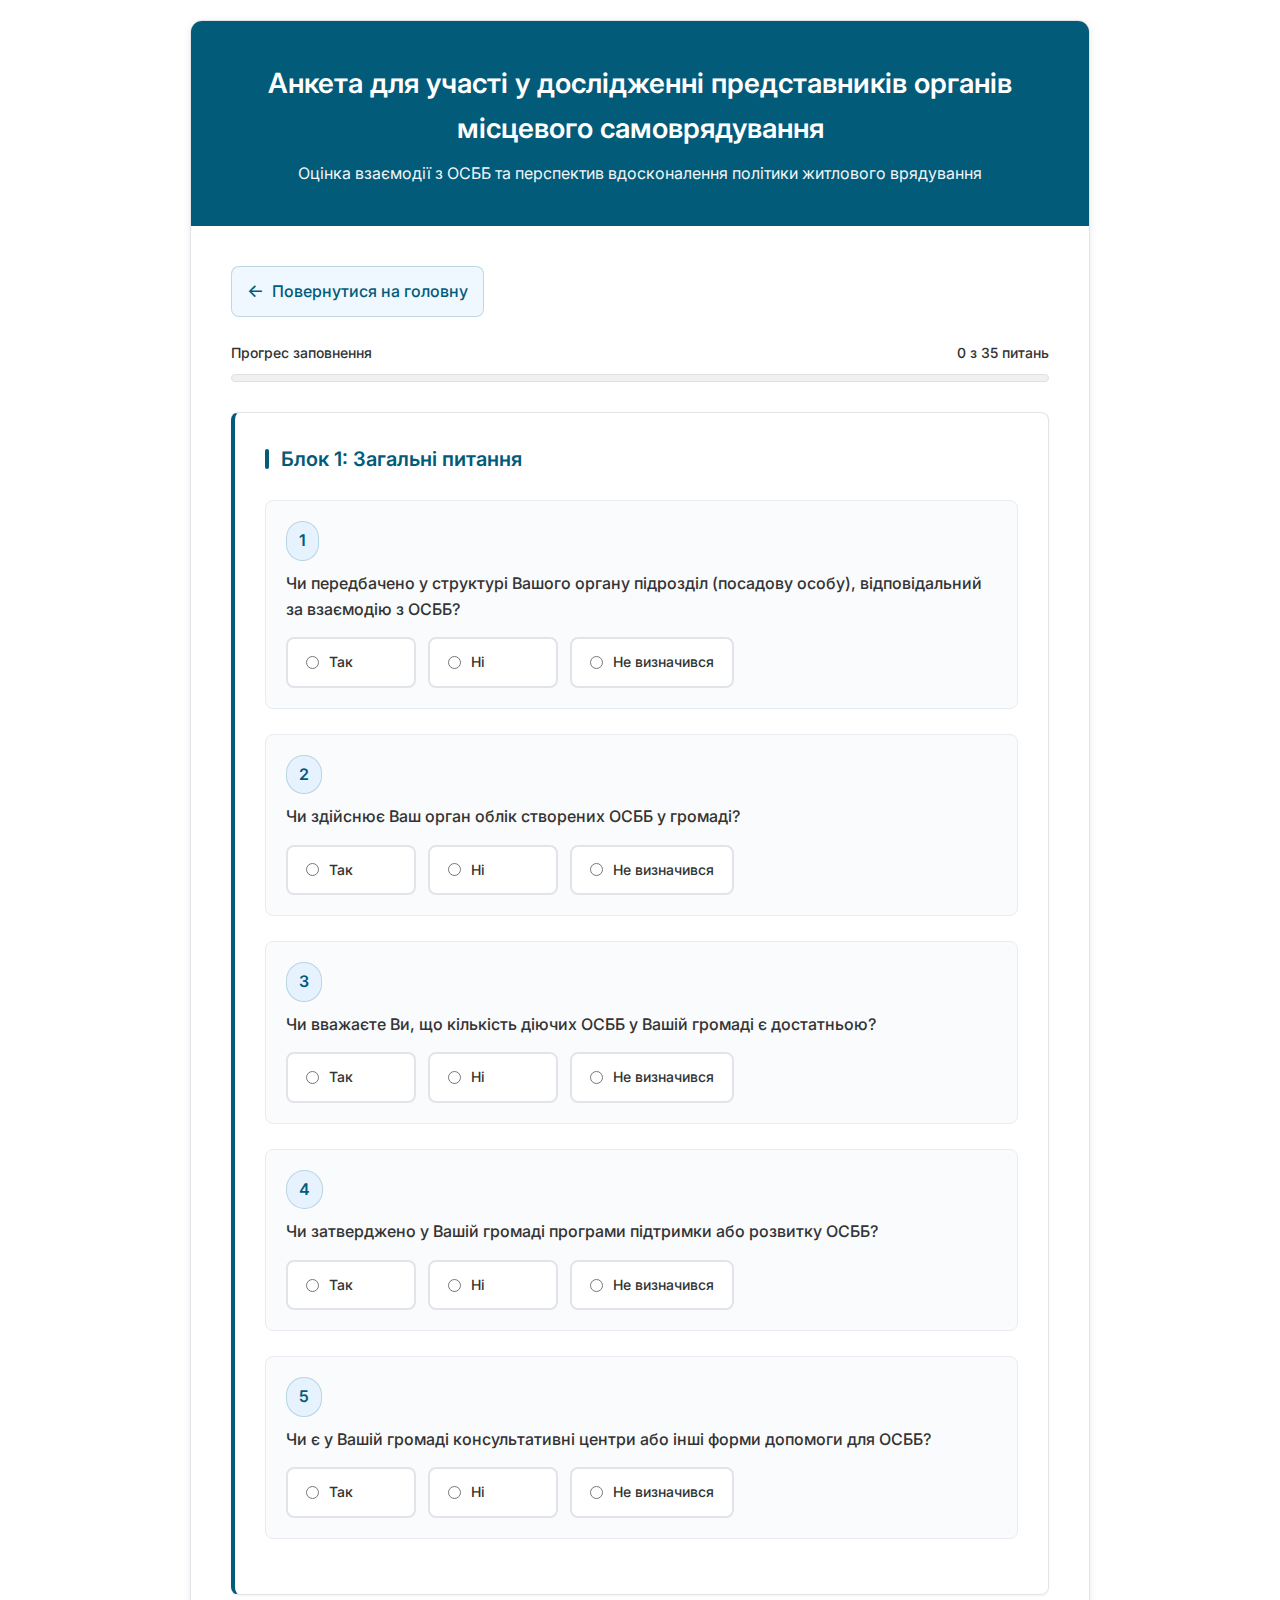
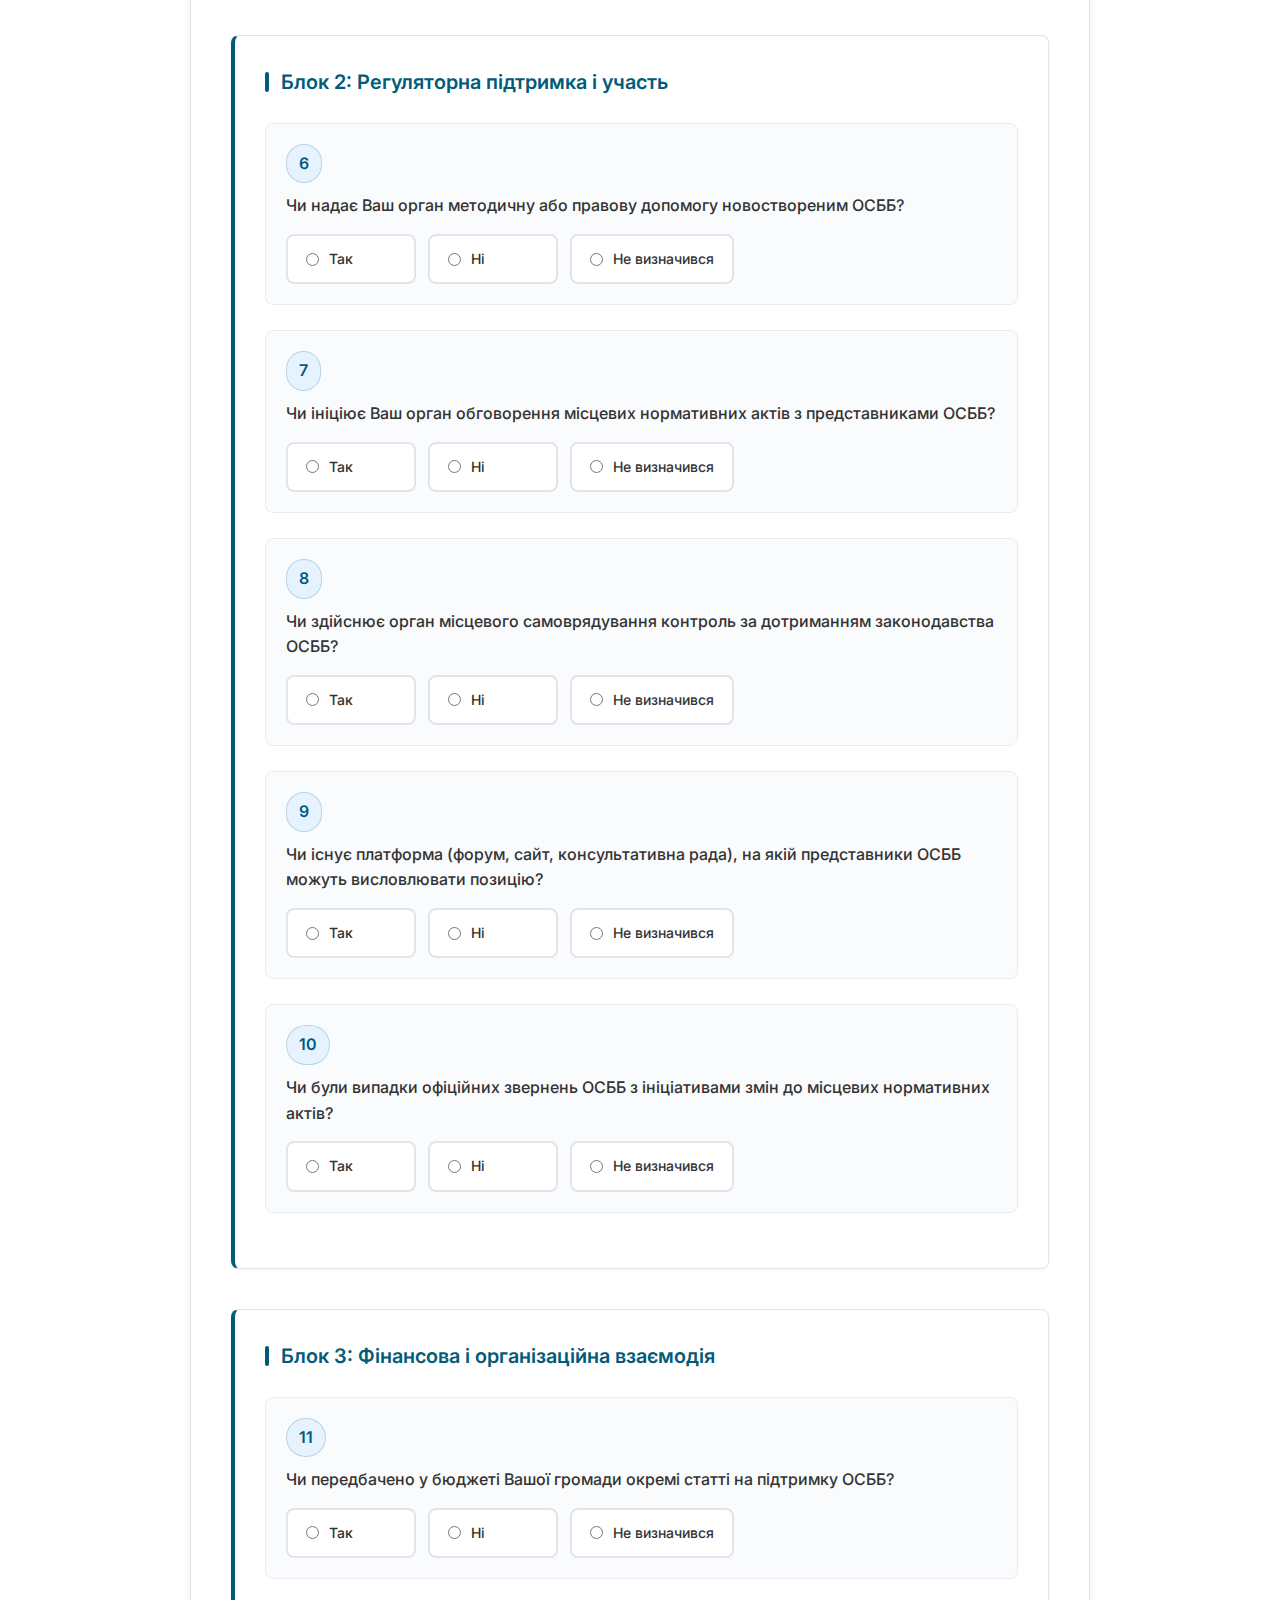
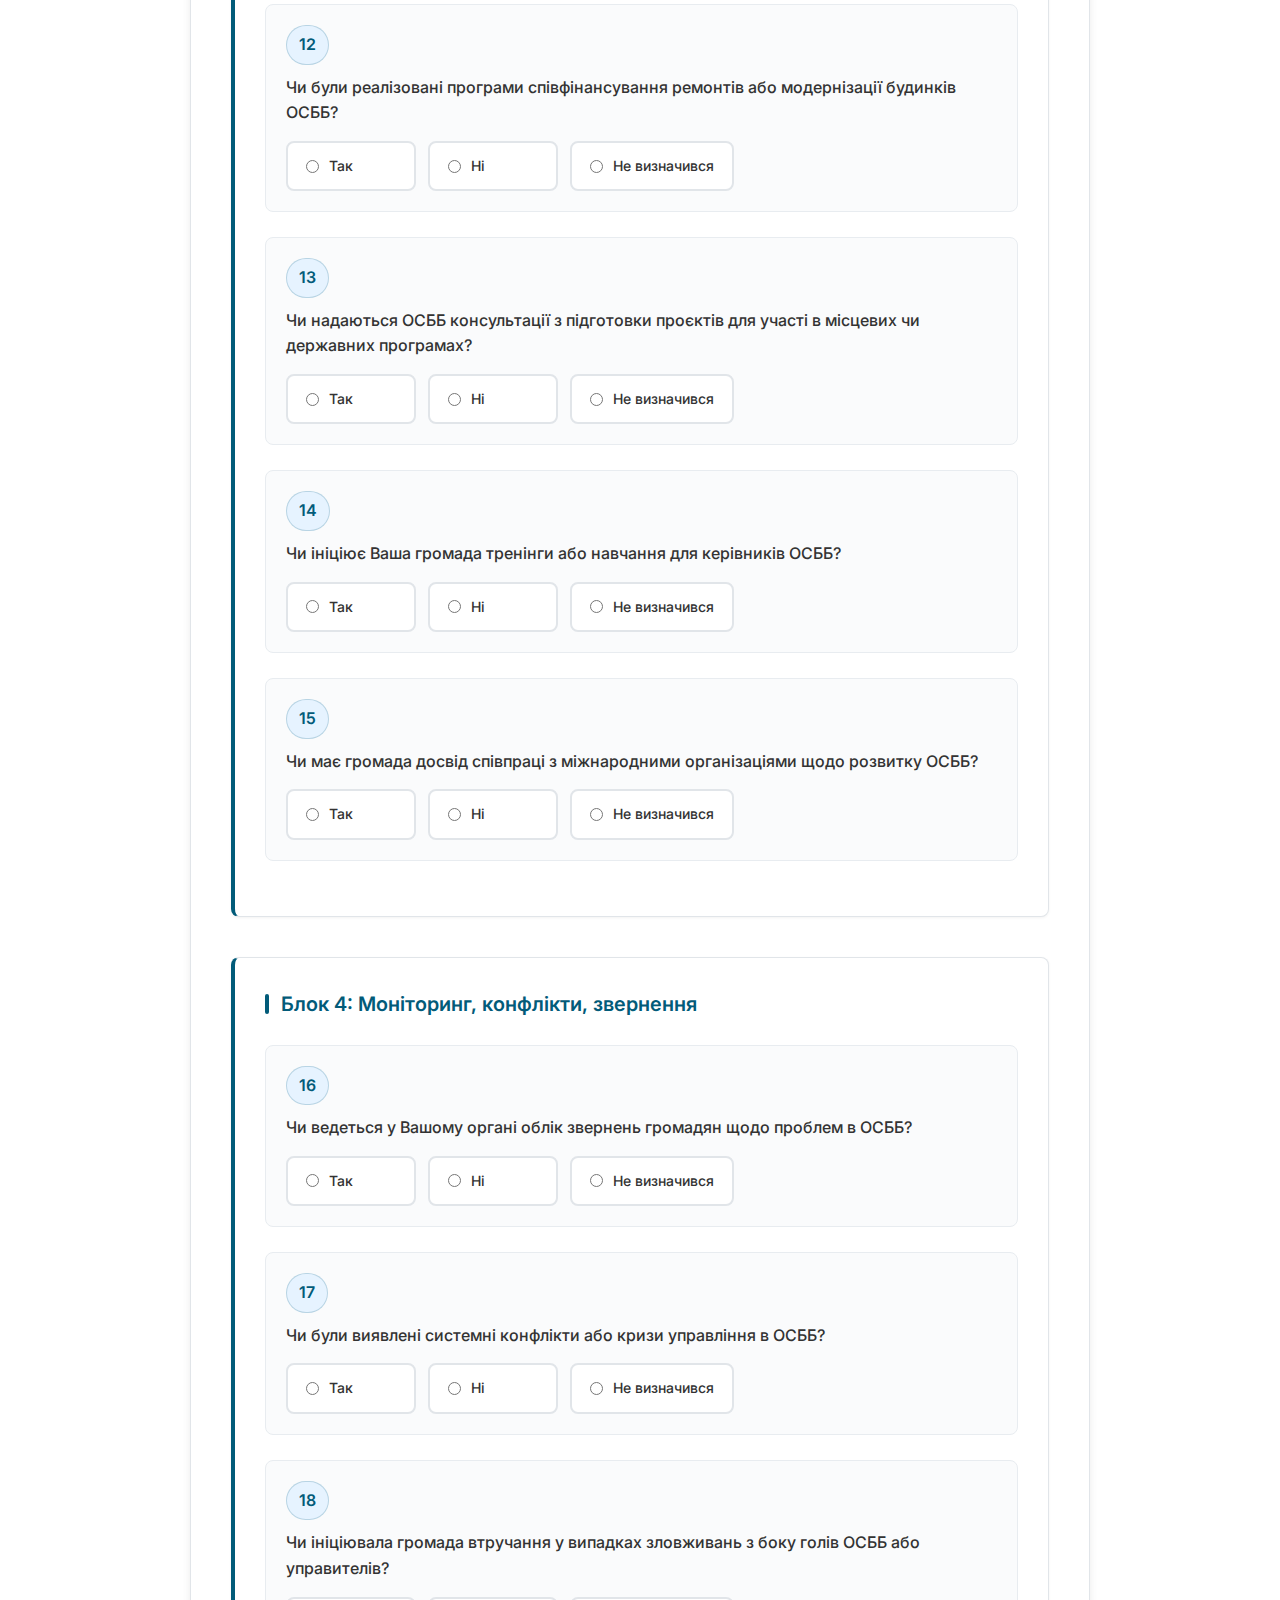
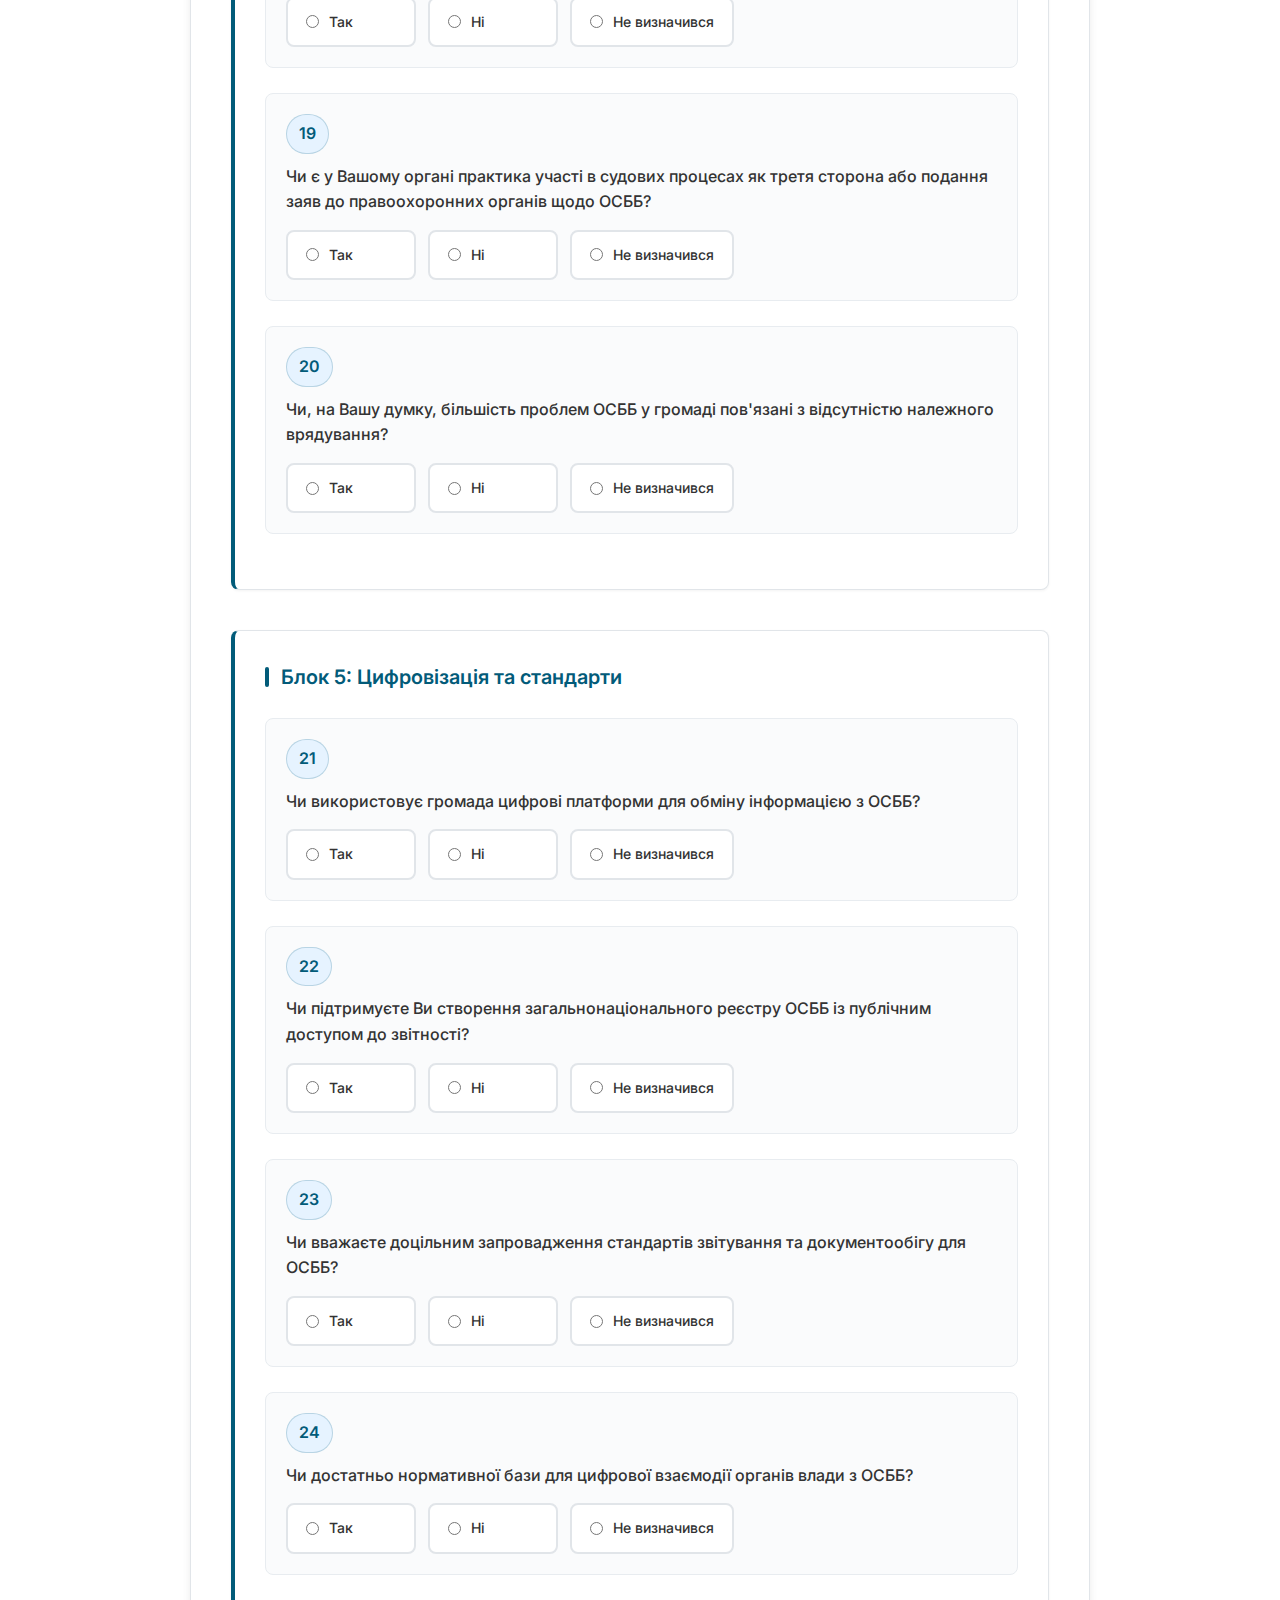
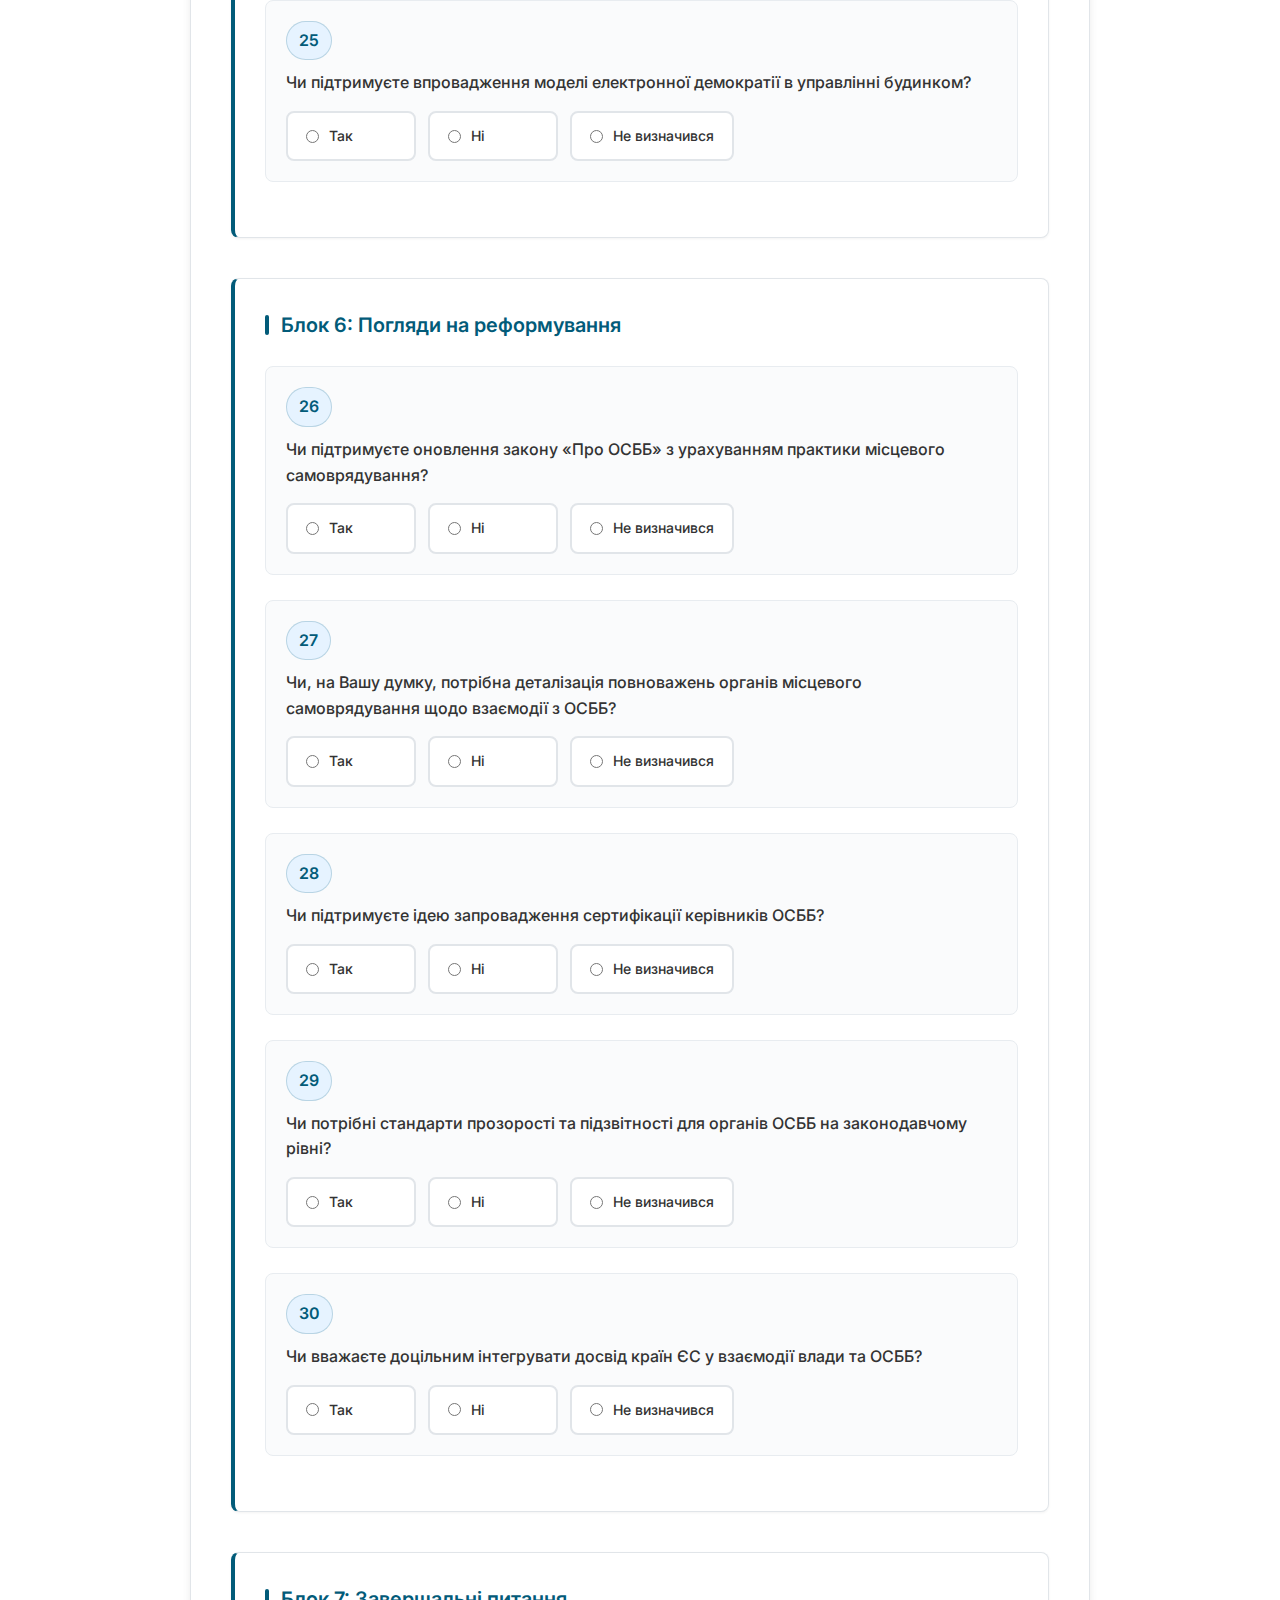
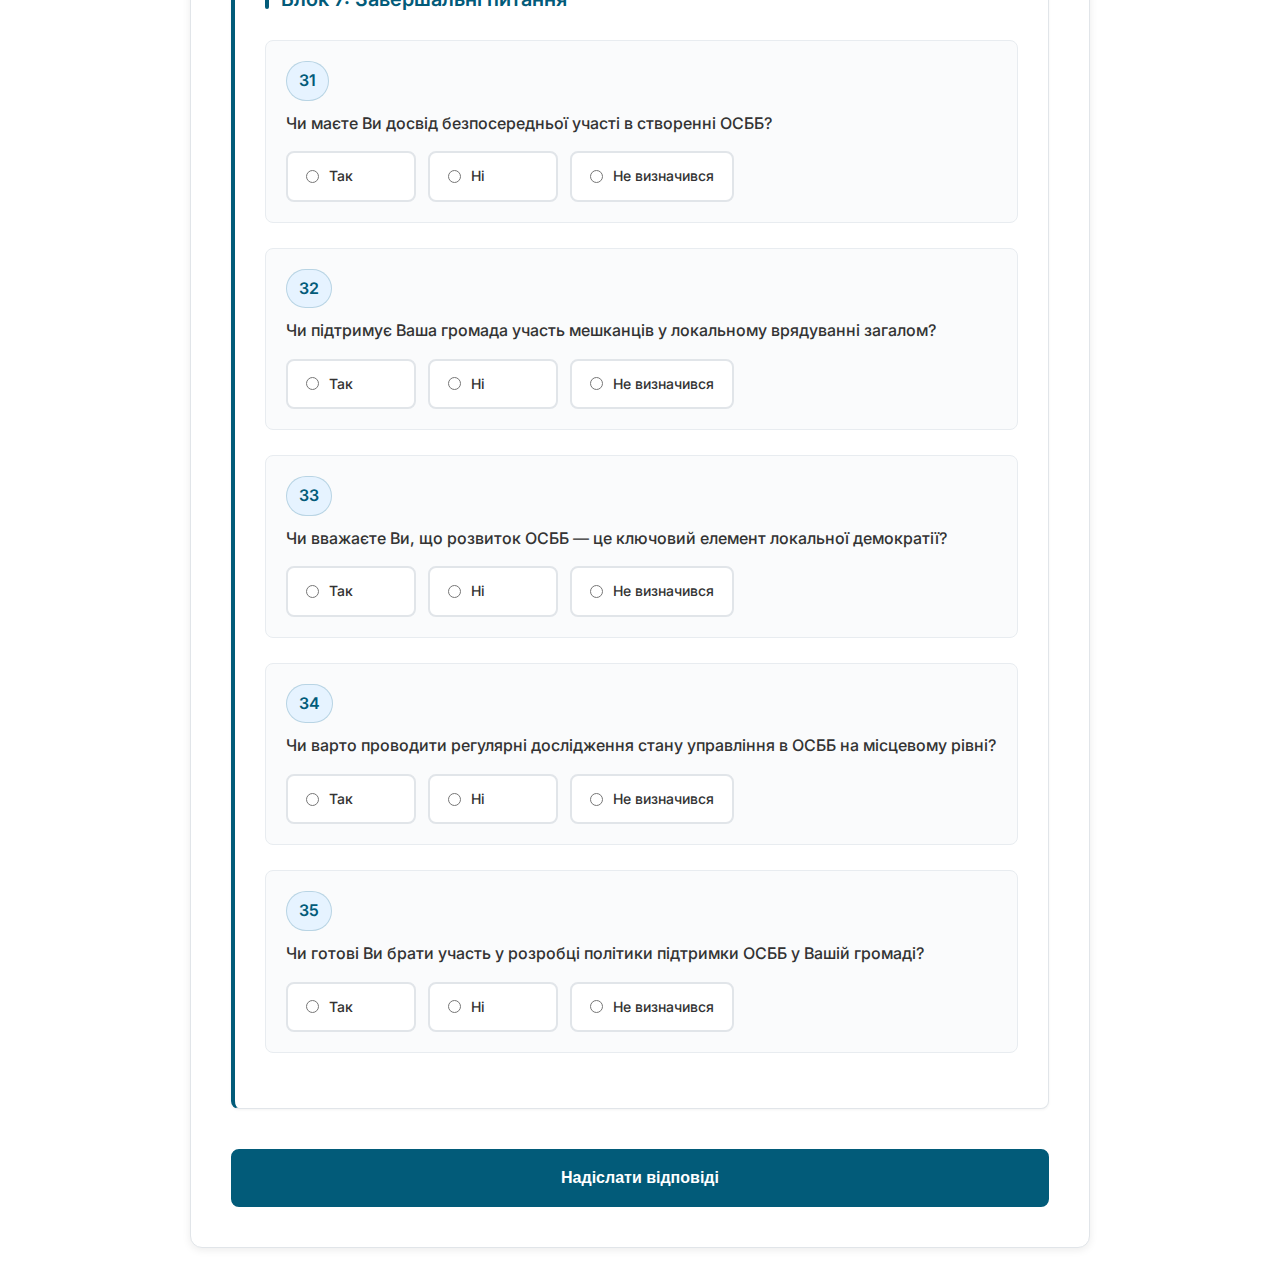
<file: form/oms_representatives.html>
<!DOCTYPE html>
<html lang="uk">
<head>
    <meta charset="UTF-8">
    <meta name="viewport" content="width=device-width, initial-scale=1.0">
    <title>Анкета для участі у дослідженні представників органів місцевого самоврядування</title>
    <link rel="stylesheet" href="css/style.css">
</head>
<body>
    <div class="survey-container">
        <div class="survey-header">
            <h1>Анкета для участі у дослідженні представників органів місцевого самоврядування</h1>
            <p>Оцінка взаємодії з ОСББ та перспектив вдосконалення політики житлового врядування</p>
        </div>

        <div class="survey-form">
            <a href="../index.html" class="back-link">Повернутися на головну</a>
            
            <div class="progress-container">
                <div class="progress-info">
                    <span>Прогрес заповнення</span>
                    <span id="progressText">0 з 35 питань</span>
                </div>
                <div class="progress-bar">
                    <div class="progress-fill" id="progressFill"></div>
                </div>
            </div>

            <div id="successMessage" class="message success-message hidden">
                <h4>✅ Дякуємо за участь у дослідженні!</h4>
                <p>Ваші відповіді успішно збережено та передано для аналізу.</p>
                <p><strong>ID відповіді:</strong> <span id="responseId"></span></p>
            </div>

            <div id="errorMessage" class="message error-message hidden">
                <h4>❌ Помилка відправки</h4>
                <p id="errorText"></p>
            </div>

            <form id="surveyForm">
                <!-- Блок 1: Загальні питання -->
                <div class="question-block">
                    <h3>Блок 1: Загальні питання</h3>
                    
                    <div class="question">
                        <div class="question-number">1</div>
                        <div class="question-text">Чи передбачено у структурі Вашого органу підрозділ (посадову особу), відповідальний за взаємодію з ОСББ?</div>
                        <div class="options">
                            <div class="option" onclick="selectOption(this, 'q1', 'yes')">
                                <input type="radio" id="q1_yes" name="q1" value="yes">
                                <label for="q1_yes">Так</label>
                            </div>
                            <div class="option" onclick="selectOption(this, 'q1', 'no')">
                                <input type="radio" id="q1_no" name="q1" value="no">
                                <label for="q1_no">Ні</label>
                            </div>
                            <div class="option" onclick="selectOption(this, 'q1', 'undecided')">
                                <input type="radio" id="q1_undecided" name="q1" value="undecided">
                                <label for="q1_undecided">Не визначився</label>
                            </div>
                        </div>
                    </div>

                    <div class="question">
                        <div class="question-number">2</div>
                        <div class="question-text">Чи здійснює Ваш орган облік створених ОСББ у громаді?</div>
                        <div class="options">
                            <div class="option" onclick="selectOption(this, 'q2', 'yes')">
                                <input type="radio" id="q2_yes" name="q2" value="yes">
                                <label for="q2_yes">Так</label>
                            </div>
                            <div class="option" onclick="selectOption(this, 'q2', 'no')">
                                <input type="radio" id="q2_no" name="q2" value="no">
                                <label for="q2_no">Ні</label>
                            </div>
                            <div class="option" onclick="selectOption(this, 'q2', 'undecided')">
                                <input type="radio" id="q2_undecided" name="q2" value="undecided">
                                <label for="q2_undecided">Не визначився</label>
                            </div>
                        </div>
                    </div>

                    <div class="question">
                        <div class="question-number">3</div>
                        <div class="question-text">Чи вважаєте Ви, що кількість діючих ОСББ у Вашій громаді є достатньою?</div>
                        <div class="options">
                            <div class="option" onclick="selectOption(this, 'q3', 'yes')">
                                <input type="radio" id="q3_yes" name="q3" value="yes">
                                <label for="q3_yes">Так</label>
                            </div>
                            <div class="option" onclick="selectOption(this, 'q3', 'no')">
                                <input type="radio" id="q3_no" name="q3" value="no">
                                <label for="q3_no">Ні</label>
                            </div>
                            <div class="option" onclick="selectOption(this, 'q3', 'undecided')">
                                <input type="radio" id="q3_undecided" name="q3" value="undecided">
                                <label for="q3_undecided">Не визначився</label>
                            </div>
                        </div>
                    </div>

                    <div class="question">
                        <div class="question-number">4</div>
                        <div class="question-text">Чи затверджено у Вашій громаді програми підтримки або розвитку ОСББ?</div>
                        <div class="options">
                            <div class="option" onclick="selectOption(this, 'q4', 'yes')">
                                <input type="radio" id="q4_yes" name="q4" value="yes">
                                <label for="q4_yes">Так</label>
                            </div>
                            <div class="option" onclick="selectOption(this, 'q4', 'no')">
                                <input type="radio" id="q4_no" name="q4" value="no">
                                <label for="q4_no">Ні</label>
                            </div>
                            <div class="option" onclick="selectOption(this, 'q4', 'undecided')">
                                <input type="radio" id="q4_undecided" name="q4" value="undecided">
                                <label for="q4_undecided">Не визначився</label>
                            </div>
                        </div>
                    </div>

                    <div class="question">
                        <div class="question-number">5</div>
                        <div class="question-text">Чи є у Вашій громаді консультативні центри або інші форми допомоги для ОСББ?</div>
                        <div class="options">
                            <div class="option" onclick="selectOption(this, 'q5', 'yes')">
                                <input type="radio" id="q5_yes" name="q5" value="yes">
                                <label for="q5_yes">Так</label>
                            </div>
                            <div class="option" onclick="selectOption(this, 'q5', 'no')">
                                <input type="radio" id="q5_no" name="q5" value="no">
                                <label for="q5_no">Ні</label>
                            </div>
                            <div class="option" onclick="selectOption(this, 'q5', 'undecided')">
                                <input type="radio" id="q5_undecided" name="q5" value="undecided">
                                <label for="q5_undecided">Не визначився</label>
                            </div>
                        </div>
                    </div>
                </div>

                <!-- Блок 2: Регуляторна підтримка і участь -->
                <div class="question-block">
                    <h3>Блок 2: Регуляторна підтримка і участь</h3>
                    
                    <div class="question">
                        <div class="question-number">6</div>
                        <div class="question-text">Чи надає Ваш орган методичну або правову допомогу новоствореним ОСББ?</div>
                        <div class="options">
                            <div class="option" onclick="selectOption(this, 'q6', 'yes')">
                                <input type="radio" id="q6_yes" name="q6" value="yes">
                                <label for="q6_yes">Так</label>
                            </div>
                            <div class="option" onclick="selectOption(this, 'q6', 'no')">
                                <input type="radio" id="q6_no" name="q6" value="no">
                                <label for="q6_no">Ні</label>
                            </div>
                            <div class="option" onclick="selectOption(this, 'q6', 'undecided')">
                                <input type="radio" id="q6_undecided" name="q6" value="undecided">
                                <label for="q6_undecided">Не визначився</label>
                            </div>
                        </div>
                    </div>

                    <div class="question">
                        <div class="question-number">7</div>
                        <div class="question-text">Чи ініціює Ваш орган обговорення місцевих нормативних актів з представниками ОСББ?</div>
                        <div class="options">
                            <div class="option" onclick="selectOption(this, 'q7', 'yes')">
                                <input type="radio" id="q7_yes" name="q7" value="yes">
                                <label for="q7_yes">Так</label>
                            </div>
                            <div class="option" onclick="selectOption(this, 'q7', 'no')">
                                <input type="radio" id="q7_no" name="q7" value="no">
                                <label for="q7_no">Ні</label>
                            </div>
                            <div class="option" onclick="selectOption(this, 'q7', 'undecided')">
                                <input type="radio" id="q7_undecided" name="q7" value="undecided">
                                <label for="q7_undecided">Не визначився</label>
                            </div>
                        </div>
                    </div>

                    <div class="question">
                        <div class="question-number">8</div>
                        <div class="question-text">Чи здійснює орган місцевого самоврядування контроль за дотриманням законодавства ОСББ?</div>
                        <div class="options">
                            <div class="option" onclick="selectOption(this, 'q8', 'yes')">
                                <input type="radio" id="q8_yes" name="q8" value="yes">
                                <label for="q8_yes">Так</label>
                            </div>
                            <div class="option" onclick="selectOption(this, 'q8', 'no')">
                                <input type="radio" id="q8_no" name="q8" value="no">
                                <label for="q8_no">Ні</label>
                            </div>
                            <div class="option" onclick="selectOption(this, 'q8', 'undecided')">
                                <input type="radio" id="q8_undecided" name="q8" value="undecided">
                                <label for="q8_undecided">Не визначився</label>
                            </div>
                        </div>
                    </div>

                    <div class="question">
                        <div class="question-number">9</div>
                        <div class="question-text">Чи існує платформа (форум, сайт, консультативна рада), на якій представники ОСББ можуть висловлювати позицію?</div>
                        <div class="options">
                            <div class="option" onclick="selectOption(this, 'q9', 'yes')">
                                <input type="radio" id="q9_yes" name="q9" value="yes">
                                <label for="q9_yes">Так</label>
                            </div>
                            <div class="option" onclick="selectOption(this, 'q9', 'no')">
                                <input type="radio" id="q9_no" name="q9" value="no">
                                <label for="q9_no">Ні</label>
                            </div>
                            <div class="option" onclick="selectOption(this, 'q9', 'undecided')">
                                <input type="radio" id="q9_undecided" name="q9" value="undecided">
                                <label for="q9_undecided">Не визначився</label>
                            </div>
                        </div>
                    </div>

                    <div class="question">
                        <div class="question-number">10</div>
                        <div class="question-text">Чи були випадки офіційних звернень ОСББ з ініціативами змін до місцевих нормативних актів?</div>
                        <div class="options">
                            <div class="option" onclick="selectOption(this, 'q10', 'yes')">
                                <input type="radio" id="q10_yes" name="q10" value="yes">
                                <label for="q10_yes">Так</label>
                            </div>
                            <div class="option" onclick="selectOption(this, 'q10', 'no')">
                                <input type="radio" id="q10_no" name="q10" value="no">
                                <label for="q10_no">Ні</label>
                            </div>
                            <div class="option" onclick="selectOption(this, 'q10', 'undecided')">
                                <input type="radio" id="q10_undecided" name="q10" value="undecided">
                                <label for="q10_undecided">Не визначився</label>
                            </div>
                        </div>
                    </div>
                </div>

                <!-- Блок 3: Фінансова і організаційна взаємодія -->
                <div class="question-block">
                    <h3>Блок 3: Фінансова і організаційна взаємодія</h3>
                    
                    <div class="question">
                        <div class="question-number">11</div>
                        <div class="question-text">Чи передбачено у бюджеті Вашої громади окремі статті на підтримку ОСББ?</div>
                        <div class="options">
                            <div class="option" onclick="selectOption(this, 'q11', 'yes')">
                                <input type="radio" id="q11_yes" name="q11" value="yes">
                                <label for="q11_yes">Так</label>
                            </div>
                            <div class="option" onclick="selectOption(this, 'q11', 'no')">
                                <input type="radio" id="q11_no" name="q11" value="no">
                                <label for="q11_no">Ні</label>
                            </div>
                            <div class="option" onclick="selectOption(this, 'q11', 'undecided')">
                                <input type="radio" id="q11_undecided" name="q11" value="undecided">
                                <label for="q11_undecided">Не визначився</label>
                            </div>
                        </div>
                    </div>

                    <div class="question">
                        <div class="question-number">12</div>
                        <div class="question-text">Чи були реалізовані програми співфінансування ремонтів або модернізації будинків ОСББ?</div>
                        <div class="options">
                            <div class="option" onclick="selectOption(this, 'q12', 'yes')">
                                <input type="radio" id="q12_yes" name="q12" value="yes">
                                <label for="q12_yes">Так</label>
                            </div>
                            <div class="option" onclick="selectOption(this, 'q12', 'no')">
                                <input type="radio" id="q12_no" name="q12" value="no">
                                <label for="q12_no">Ні</label>
                            </div>
                            <div class="option" onclick="selectOption(this, 'q12', 'undecided')">
                                <input type="radio" id="q12_undecided" name="q12" value="undecided">
                                <label for="q12_undecided">Не визначився</label>
                            </div>
                        </div>
                    </div>

                    <div class="question">
                        <div class="question-number">13</div>
                        <div class="question-text">Чи надаються ОСББ консультації з підготовки проєктів для участі в місцевих чи державних програмах?</div>
                        <div class="options">
                            <div class="option" onclick="selectOption(this, 'q13', 'yes')">
                                <input type="radio" id="q13_yes" name="q13" value="yes">
                                <label for="q13_yes">Так</label>
                            </div>
                            <div class="option" onclick="selectOption(this, 'q13', 'no')">
                                <input type="radio" id="q13_no" name="q13" value="no">
                                <label for="q13_no">Ні</label>
                            </div>
                            <div class="option" onclick="selectOption(this, 'q13', 'undecided')">
                                <input type="radio" id="q13_undecided" name="q13" value="undecided">
                                <label for="q13_undecided">Не визначився</label>
                            </div>
                        </div>
                    </div>

                    <div class="question">
                        <div class="question-number">14</div>
                        <div class="question-text">Чи ініціює Ваша громада тренінги або навчання для керівників ОСББ?</div>
                        <div class="options">
                            <div class="option" onclick="selectOption(this, 'q14', 'yes')">
                                <input type="radio" id="q14_yes" name="q14" value="yes">
                                <label for="q14_yes">Так</label>
                            </div>
                            <div class="option" onclick="selectOption(this, 'q14', 'no')">
                                <input type="radio" id="q14_no" name="q14" value="no">
                                <label for="q14_no">Ні</label>
                            </div>
                            <div class="option" onclick="selectOption(this, 'q14', 'undecided')">
                                <input type="radio" id="q14_undecided" name="q14" value="undecided">
                                <label for="q14_undecided">Не визначився</label>
                            </div>
                        </div>
                    </div>

                    <div class="question">
                        <div class="question-number">15</div>
                        <div class="question-text">Чи має громада досвід співпраці з міжнародними організаціями щодо розвитку ОСББ?</div>
                        <div class="options">
                            <div class="option" onclick="selectOption(this, 'q15', 'yes')">
                                <input type="radio" id="q15_yes" name="q15" value="yes">
                                <label for="q15_yes">Так</label>
                            </div>
                            <div class="option" onclick="selectOption(this, 'q15', 'no')">
                                <input type="radio" id="q15_no" name="q15" value="no">
                                <label for="q15_no">Ні</label>
                            </div>
                            <div class="option" onclick="selectOption(this, 'q15', 'undecided')">
                                <input type="radio" id="q15_undecided" name="q15" value="undecided">
                                <label for="q15_undecided">Не визначився</label>
                            </div>
                        </div>
                    </div>
                </div>

                <!-- Блок 4: Моніторинг, конфлікти, звернення -->
                <div class="question-block">
                    <h3>Блок 4: Моніторинг, конфлікти, звернення</h3>
                    
                    <div class="question">
                        <div class="question-number">16</div>
                        <div class="question-text">Чи ведеться у Вашому органі облік звернень громадян щодо проблем в ОСББ?</div>
                        <div class="options">
                            <div class="option" onclick="selectOption(this, 'q16', 'yes')">
                                <input type="radio" id="q16_yes" name="q16" value="yes">
                                <label for="q16_yes">Так</label>
                            </div>
                            <div class="option" onclick="selectOption(this, 'q16', 'no')">
                                <input type="radio" id="q16_no" name="q16" value="no">
                                <label for="q16_no">Ні</label>
                            </div>
                            <div class="option" onclick="selectOption(this, 'q16', 'undecided')">
                                <input type="radio" id="q16_undecided" name="q16" value="undecided">
                                <label for="q16_undecided">Не визначився</label>
                            </div>
                        </div>
                    </div>

                    <div class="question">
                        <div class="question-number">17</div>
                        <div class="question-text">Чи були виявлені системні конфлікти або кризи управління в ОСББ?</div>
                        <div class="options">
                            <div class="option" onclick="selectOption(this, 'q17', 'yes')">
                                <input type="radio" id="q17_yes" name="q17" value="yes">
                                <label for="q17_yes">Так</label>
                            </div>
                            <div class="option" onclick="selectOption(this, 'q17', 'no')">
                                <input type="radio" id="q17_no" name="q17" value="no">
                                <label for="q17_no">Ні</label>
                            </div>
                            <div class="option" onclick="selectOption(this, 'q17', 'undecided')">
                                <input type="radio" id="q17_undecided" name="q17" value="undecided">
                                <label for="q17_undecided">Не визначився</label>
                            </div>
                        </div>
                    </div>

                    <div class="question">
                        <div class="question-number">18</div>
                        <div class="question-text">Чи ініціювала громада втручання у випадках зловживань з боку голів ОСББ або управителів?</div>
                        <div class="options">
                            <div class="option" onclick="selectOption(this, 'q18', 'yes')">
                                <input type="radio" id="q18_yes" name="q18" value="yes">
                                <label for="q18_yes">Так</label>
                            </div>
                            <div class="option" onclick="selectOption(this, 'q18', 'no')">
                                <input type="radio" id="q18_no" name="q18" value="no">
                                <label for="q18_no">Ні</label>
                            </div>
                            <div class="option" onclick="selectOption(this, 'q18', 'undecided')">
                                <input type="radio" id="q18_undecided" name="q18" value="undecided">
                                <label for="q18_undecided">Не визначився</label>
                            </div>
                        </div>
                    </div>

                    <div class="question">
                        <div class="question-number">19</div>
                        <div class="question-text">Чи є у Вашому органі практика участі в судових процесах як третя сторона або подання заяв до правоохоронних органів щодо ОСББ?</div>
                        <div class="options">
                            <div class="option" onclick="selectOption(this, 'q19', 'yes')">
                                <input type="radio" id="q19_yes" name="q19" value="yes">
                                <label for="q19_yes">Так</label>
                            </div>
                            <div class="option" onclick="selectOption(this, 'q19', 'no')">
                                <input type="radio" id="q19_no" name="q19" value="no">
                                <label for="q19_no">Ні</label>
                            </div>
                            <div class="option" onclick="selectOption(this, 'q19', 'undecided')">
                                <input type="radio" id="q19_undecided" name="q19" value="undecided">
                                <label for="q19_undecided">Не визначився</label>
                            </div>
                        </div>
                    </div>

                    <div class="question">
                        <div class="question-number">20</div>
                        <div class="question-text">Чи, на Вашу думку, більшість проблем ОСББ у громаді пов'язані з відсутністю належного врядування?</div>
                        <div class="options">
                            <div class="option" onclick="selectOption(this, 'q20', 'yes')">
                                <input type="radio" id="q20_yes" name="q20" value="yes">
                                <label for="q20_yes">Так</label>
                            </div>
                            <div class="option" onclick="selectOption(this, 'q20', 'no')">
                                <input type="radio" id="q20_no" name="q20" value="no">
                                <label for="q20_no">Ні</label>
                            </div>
                            <div class="option" onclick="selectOption(this, 'q20', 'undecided')">
                                <input type="radio" id="q20_undecided" name="q20" value="undecided">
                                <label for="q20_undecided">Не визначився</label>
                            </div>
                        </div>
                    </div>
                </div>

                <!-- Блок 5: Цифровізація та стандарти -->
                <div class="question-block">
                    <h3>Блок 5: Цифровізація та стандарти</h3>
                    
                    <div class="question">
                        <div class="question-number">21</div>
                        <div class="question-text">Чи використовує громада цифрові платформи для обміну інформацією з ОСББ?</div>
                        <div class="options">
                            <div class="option" onclick="selectOption(this, 'q21', 'yes')">
                                <input type="radio" id="q21_yes" name="q21" value="yes">
                                <label for="q21_yes">Так</label>
                            </div>
                            <div class="option" onclick="selectOption(this, 'q21', 'no')">
                                <input type="radio" id="q21_no" name="q21" value="no">
                                <label for="q21_no">Ні</label>
                            </div>
                            <div class="option" onclick="selectOption(this, 'q21', 'undecided')">
                                <input type="radio" id="q21_undecided" name="q21" value="undecided">
                                <label for="q21_undecided">Не визначився</label>
                            </div>
                        </div>
                    </div>

                    <div class="question">
                        <div class="question-number">22</div>
                        <div class="question-text">Чи підтримуєте Ви створення загальнонаціонального реєстру ОСББ із публічним доступом до звітності?</div>
                        <div class="options">
                            <div class="option" onclick="selectOption(this, 'q22', 'yes')">
                                <input type="radio" id="q22_yes" name="q22" value="yes">
                                <label for="q22_yes">Так</label>
                            </div>
                            <div class="option" onclick="selectOption(this, 'q22', 'no')">
                                <input type="radio" id="q22_no" name="q22" value="no">
                                <label for="q22_no">Ні</label>
                            </div>
                            <div class="option" onclick="selectOption(this, 'q22', 'undecided')">
                                <input type="radio" id="q22_undecided" name="q22" value="undecided">
                                <label for="q22_undecided">Не визначився</label>
                            </div>
                        </div>
                    </div>

                    <div class="question">
                        <div class="question-number">23</div>
                        <div class="question-text">Чи вважаєте доцільним запровадження стандартів звітування та документообігу для ОСББ?</div>
                        <div class="options">
                            <div class="option" onclick="selectOption(this, 'q23', 'yes')">
                                <input type="radio" id="q23_yes" name="q23" value="yes">
                                <label for="q23_yes">Так</label>
                            </div>
                            <div class="option" onclick="selectOption(this, 'q23', 'no')">
                                <input type="radio" id="q23_no" name="q23" value="no">
                                <label for="q23_no">Ні</label>
                            </div>
                            <div class="option" onclick="selectOption(this, 'q23', 'undecided')">
                                <input type="radio" id="q23_undecided" name="q23" value="undecided">
                                <label for="q23_undecided">Не визначився</label>
                            </div>
                        </div>
                    </div>

                    <div class="question">
                        <div class="question-number">24</div>
                        <div class="question-text">Чи достатньо нормативної бази для цифрової взаємодії органів влади з ОСББ?</div>
                        <div class="options">
                            <div class="option" onclick="selectOption(this, 'q24', 'yes')">
                                <input type="radio" id="q24_yes" name="q24" value="yes">
                                <label for="q24_yes">Так</label>
                            </div>
                            <div class="option" onclick="selectOption(this, 'q24', 'no')">
                                <input type="radio" id="q24_no" name="q24" value="no">
                                <label for="q24_no">Ні</label>
                            </div>
                            <div class="option" onclick="selectOption(this, 'q24', 'undecided')">
                                <input type="radio" id="q24_undecided" name="q24" value="undecided">
                                <label for="q24_undecided">Не визначився</label>
                            </div>
                        </div>
                    </div>

                    <div class="question">
                        <div class="question-number">25</div>
                        <div class="question-text">Чи підтримуєте впровадження моделі електронної демократії в управлінні будинком?</div>
                        <div class="options">
                            <div class="option" onclick="selectOption(this, 'q25', 'yes')">
                                <input type="radio" id="q25_yes" name="q25" value="yes">
                                <label for="q25_yes">Так</label>
                            </div>
                            <div class="option" onclick="selectOption(this, 'q25', 'no')">
                                <input type="radio" id="q25_no" name="q25" value="no">
                                <label for="q25_no">Ні</label>
                            </div>
                            <div class="option" onclick="selectOption(this, 'q25', 'undecided')">
                                <input type="radio" id="q25_undecided" name="q25" value="undecided">
                                <label for="q25_undecided">Не визначився</label>
                            </div>
                        </div>
                    </div>
                </div>

                <!-- Блок 6: Погляди на реформування -->
                <div class="question-block">
                    <h3>Блок 6: Погляди на реформування</h3>
                    
                    <div class="question">
                        <div class="question-number">26</div>
                        <div class="question-text">Чи підтримуєте оновлення закону «Про ОСББ» з урахуванням практики місцевого самоврядування?</div>
                        <div class="options">
                            <div class="option" onclick="selectOption(this, 'q26', 'yes')">
                                <input type="radio" id="q26_yes" name="q26" value="yes">
                                <label for="q26_yes">Так</label>
                            </div>
                            <div class="option" onclick="selectOption(this, 'q26', 'no')">
                                <input type="radio" id="q26_no" name="q26" value="no">
                                <label for="q26_no">Ні</label>
                            </div>
                            <div class="option" onclick="selectOption(this, 'q26', 'undecided')">
                                <input type="radio" id="q26_undecided" name="q26" value="undecided">
                                <label for="q26_undecided">Не визначився</label>
                            </div>
                        </div>
                    </div>

                    <div class="question">
                        <div class="question-number">27</div>
                        <div class="question-text">Чи, на Вашу думку, потрібна деталізація повноважень органів місцевого самоврядування щодо взаємодії з ОСББ?</div>
                        <div class="options">
                            <div class="option" onclick="selectOption(this, 'q27', 'yes')">
                                <input type="radio" id="q27_yes" name="q27" value="yes">
                                <label for="q27_yes">Так</label>
                            </div>
                            <div class="option" onclick="selectOption(this, 'q27', 'no')">
                                <input type="radio" id="q27_no" name="q27" value="no">
                                <label for="q27_no">Ні</label>
                            </div>
                            <div class="option" onclick="selectOption(this, 'q27', 'undecided')">
                                <input type="radio" id="q27_undecided" name="q27" value="undecided">
                                <label for="q27_undecided">Не визначився</label>
                            </div>
                        </div>
                    </div>

                    <div class="question">
                        <div class="question-number">28</div>
                        <div class="question-text">Чи підтримуєте ідею запровадження сертифікації керівників ОСББ?</div>
                        <div class="options">
                            <div class="option" onclick="selectOption(this, 'q28', 'yes')">
                                <input type="radio" id="q28_yes" name="q28" value="yes">
                                <label for="q28_yes">Так</label>
                            </div>
                            <div class="option" onclick="selectOption(this, 'q28', 'no')">
                                <input type="radio" id="q28_no" name="q28" value="no">
                                <label for="q28_no">Ні</label>
                            </div>
                            <div class="option" onclick="selectOption(this, 'q28', 'undecided')">
                                <input type="radio" id="q28_undecided" name="q28" value="undecided">
                                <label for="q28_undecided">Не визначився</label>
                            </div>
                        </div>
                    </div>

                    <div class="question">
                        <div class="question-number">29</div>
                        <div class="question-text">Чи потрібні стандарти прозорості та підзвітності для органів ОСББ на законодавчому рівні?</div>
                        <div class="options">
                            <div class="option" onclick="selectOption(this, 'q29', 'yes')">
                                <input type="radio" id="q29_yes" name="q29" value="yes">
                                <label for="q29_yes">Так</label>
                            </div>
                            <div class="option" onclick="selectOption(this, 'q29', 'no')">
                                <input type="radio" id="q29_no" name="q29" value="no">
                                <label for="q29_no">Ні</label>
                            </div>
                            <div class="option" onclick="selectOption(this, 'q29', 'undecided')">
                                <input type="radio" id="q29_undecided" name="q29" value="undecided">
                                <label for="q29_undecided">Не визначився</label>
                            </div>
                        </div>
                    </div>

                    <div class="question">
                        <div class="question-number">30</div>
                        <div class="question-text">Чи вважаєте доцільним інтегрувати досвід країн ЄС у взаємодії влади та ОСББ?</div>
                        <div class="options">
                            <div class="option" onclick="selectOption(this, 'q30', 'yes')">
                                <input type="radio" id="q30_yes" name="q30" value="yes">
                                <label for="q30_yes">Так</label>
                            </div>
                            <div class="option" onclick="selectOption(this, 'q30', 'no')">
                                <input type="radio" id="q30_no" name="q30" value="no">
                                <label for="q30_no">Ні</label>
                            </div>
                            <div class="option" onclick="selectOption(this, 'q30', 'undecided')">
                                <input type="radio" id="q30_undecided" name="q30" value="undecided">
                                <label for="q30_undecided">Не визначився</label>
                            </div>
                        </div>
                    </div>
                </div>

                <!-- Блок 7: Завершальні питання -->
                <div class="question-block">
                    <h3>Блок 7: Завершальні питання</h3>
                    
                    <div class="question">
                        <div class="question-number">31</div>
                        <div class="question-text">Чи маєте Ви досвід безпосередньої участі в створенні ОСББ?</div>
                        <div class="options">
                            <div class="option" onclick="selectOption(this, 'q31', 'yes')">
                                <input type="radio" id="q31_yes" name="q31" value="yes">
                                <label for="q31_yes">Так</label>
                            </div>
                            <div class="option" onclick="selectOption(this, 'q31', 'no')">
                                <input type="radio" id="q31_no" name="q31" value="no">
                                <label for="q31_no">Ні</label>
                            </div>
                            <div class="option" onclick="selectOption(this, 'q31', 'undecided')">
                                <input type="radio" id="q31_undecided" name="q31" value="undecided">
                                <label for="q31_undecided">Не визначився</label>
                            </div>
                        </div>
                    </div>

                    <div class="question">
                        <div class="question-number">32</div>
                        <div class="question-text">Чи підтримує Ваша громада участь мешканців у локальному врядуванні загалом?</div>
                        <div class="options">
                            <div class="option" onclick="selectOption(this, 'q32', 'yes')">
                                <input type="radio" id="q32_yes" name="q32" value="yes">
                                <label for="q32_yes">Так</label>
                            </div>
                            <div class="option" onclick="selectOption(this, 'q32', 'no')">
                                <input type="radio" id="q32_no" name="q32" value="no">
                                <label for="q32_no">Ні</label>
                            </div>
                            <div class="option" onclick="selectOption(this, 'q32', 'undecided')">
                                <input type="radio" id="q32_undecided" name="q32" value="undecided">
                                <label for="q32_undecided">Не визначився</label>
                            </div>
                        </div>
                    </div>

                    <div class="question">
                        <div class="question-number">33</div>
                        <div class="question-text">Чи вважаєте Ви, що розвиток ОСББ — це ключовий елемент локальної демократії?</div>
                        <div class="options">
                            <div class="option" onclick="selectOption(this, 'q33', 'yes')">
                                <input type="radio" id="q33_yes" name="q33" value="yes">
                                <label for="q33_yes">Так</label>
                            </div>
                            <div class="option" onclick="selectOption(this, 'q33', 'no')">
                                <input type="radio" id="q33_no" name="q33" value="no">
                                <label for="q33_no">Ні</label>
                            </div>
                            <div class="option" onclick="selectOption(this, 'q33', 'undecided')">
                                <input type="radio" id="q33_undecided" name="q33" value="undecided">
                                <label for="q33_undecided">Не визначився</label>
                            </div>
                        </div>
                    </div>

                    <div class="question">
                        <div class="question-number">34</div>
                        <div class="question-text">Чи варто проводити регулярні дослідження стану управління в ОСББ на місцевому рівні?</div>
                        <div class="options">
                            <div class="option" onclick="selectOption(this, 'q34', 'yes')">
                                <input type="radio" id="q34_yes" name="q34" value="yes">
                                <label for="q34_yes">Так</label>
                            </div>
                            <div class="option" onclick="selectOption(this, 'q34', 'no')">
                                <input type="radio" id="q34_no" name="q34" value="no">
                                <label for="q34_no">Ні</label>
                            </div>
                            <div class="option" onclick="selectOption(this, 'q34', 'undecided')">
                                <input type="radio" id="q34_undecided" name="q34" value="undecided">
                                <label for="q34_undecided">Не визначився</label>
                            </div>
                        </div>
                    </div>

                    <div class="question">
                        <div class="question-number">35</div>
                        <div class="question-text">Чи готові Ви брати участь у розробці політики підтримки ОСББ у Вашій громаді?</div>
                        <div class="options">
                            <div class="option" onclick="selectOption(this, 'q35', 'yes')">
                                <input type="radio" id="q35_yes" name="q35" value="yes">
                                <label for="q35_yes">Так</label>
                            </div>
                            <div class="option" onclick="selectOption(this, 'q35', 'no')">
                                <input type="radio" id="q35_no" name="q35" value="no">
                                <label for="q35_no">Ні</label>
                            </div>
                            <div class="option" onclick="selectOption(this, 'q35', 'undecided')">
                                <input type="radio" id="q35_undecided" name="q35" value="undecided">
                                <label for="q35_undecided">Не визначився</label>
                            </div>
                        </div>
                    </div>
                </div>

                <button type="submit" class="submit-btn" id="submitBtn">
                    <div class="spinner hidden" id="spinner"></div>
                    <span class="btn-text">Надіслати відповіді</span>
                </button>
            </form>
        </div>
    </div>

    <script>
        window.SURVEY_CONFIG = {
            API_BASE_URL: '../api/',
            SURVEY_TYPE: 'oms_representatives', 
            TOTAL_QUESTIONS: 35
        };
    </script>
    <script src="js/survey-scripts.js"></script>
</body>
</html>
</file>
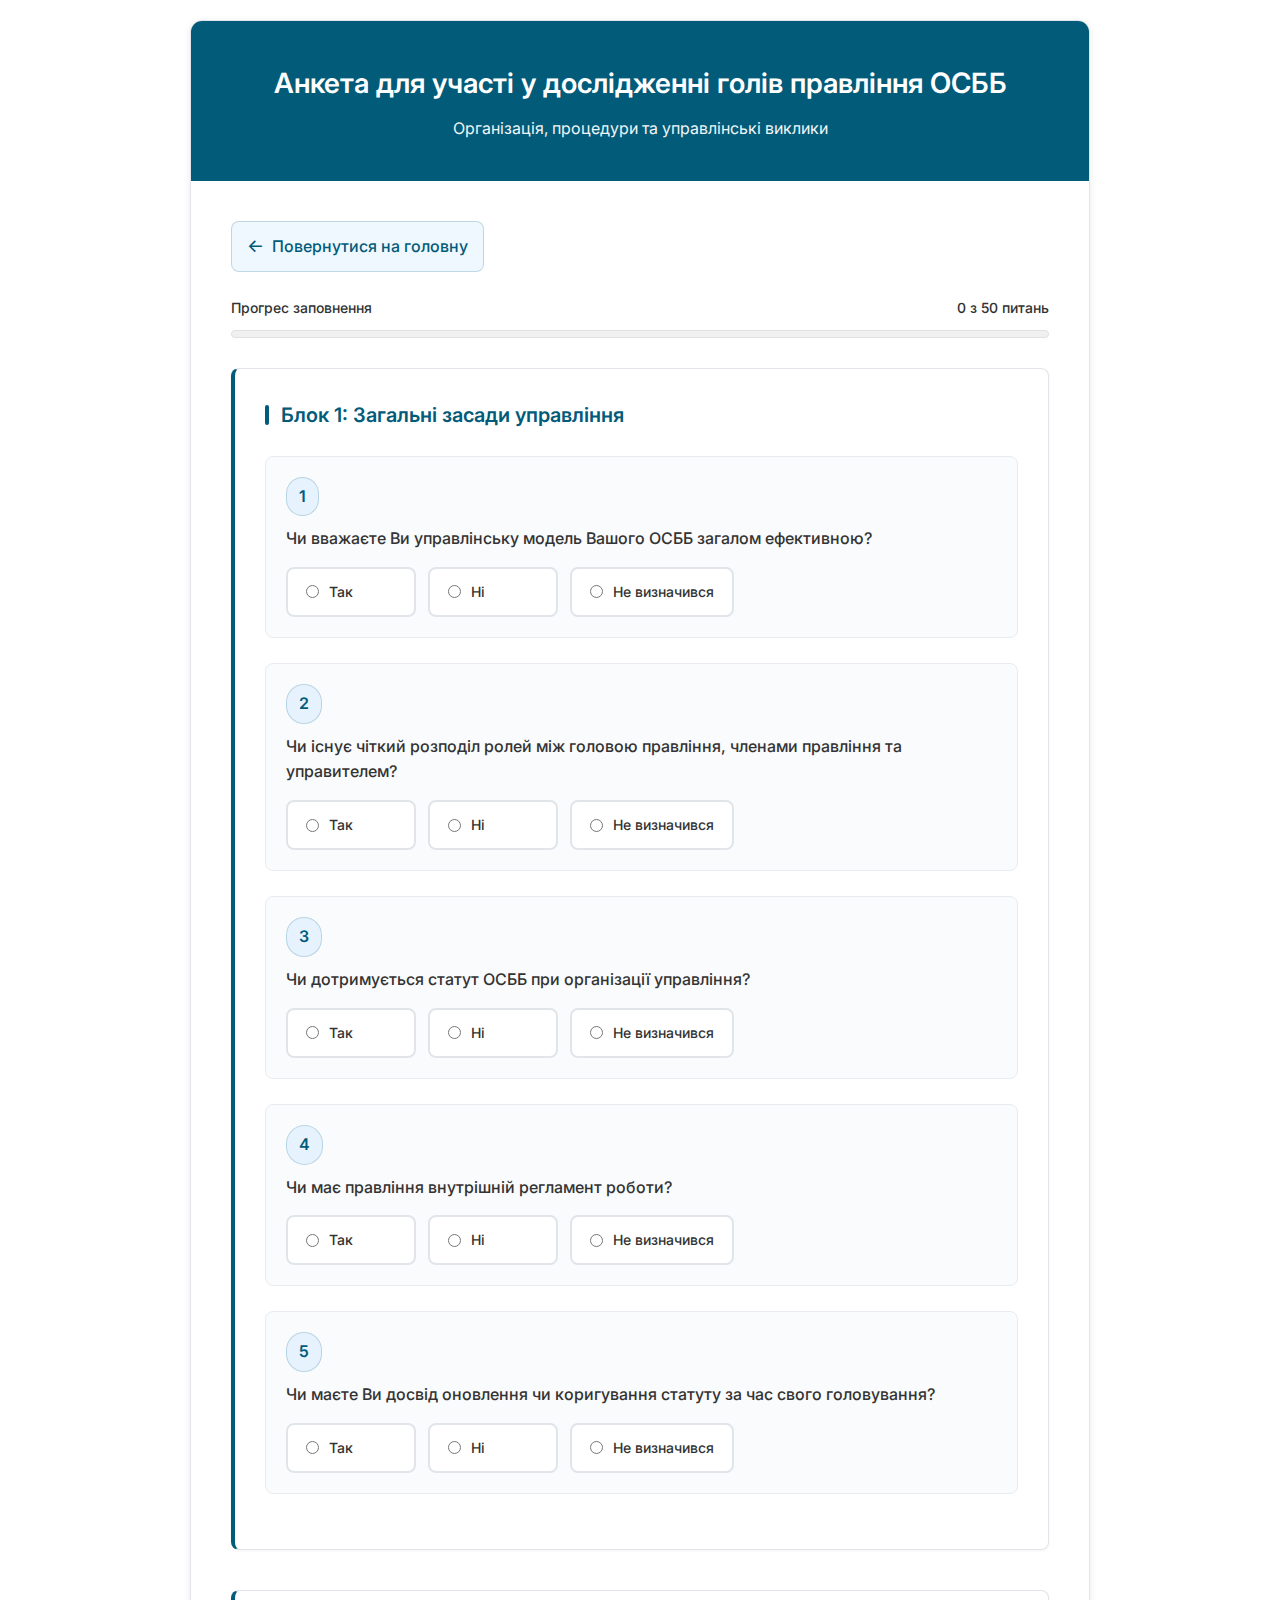
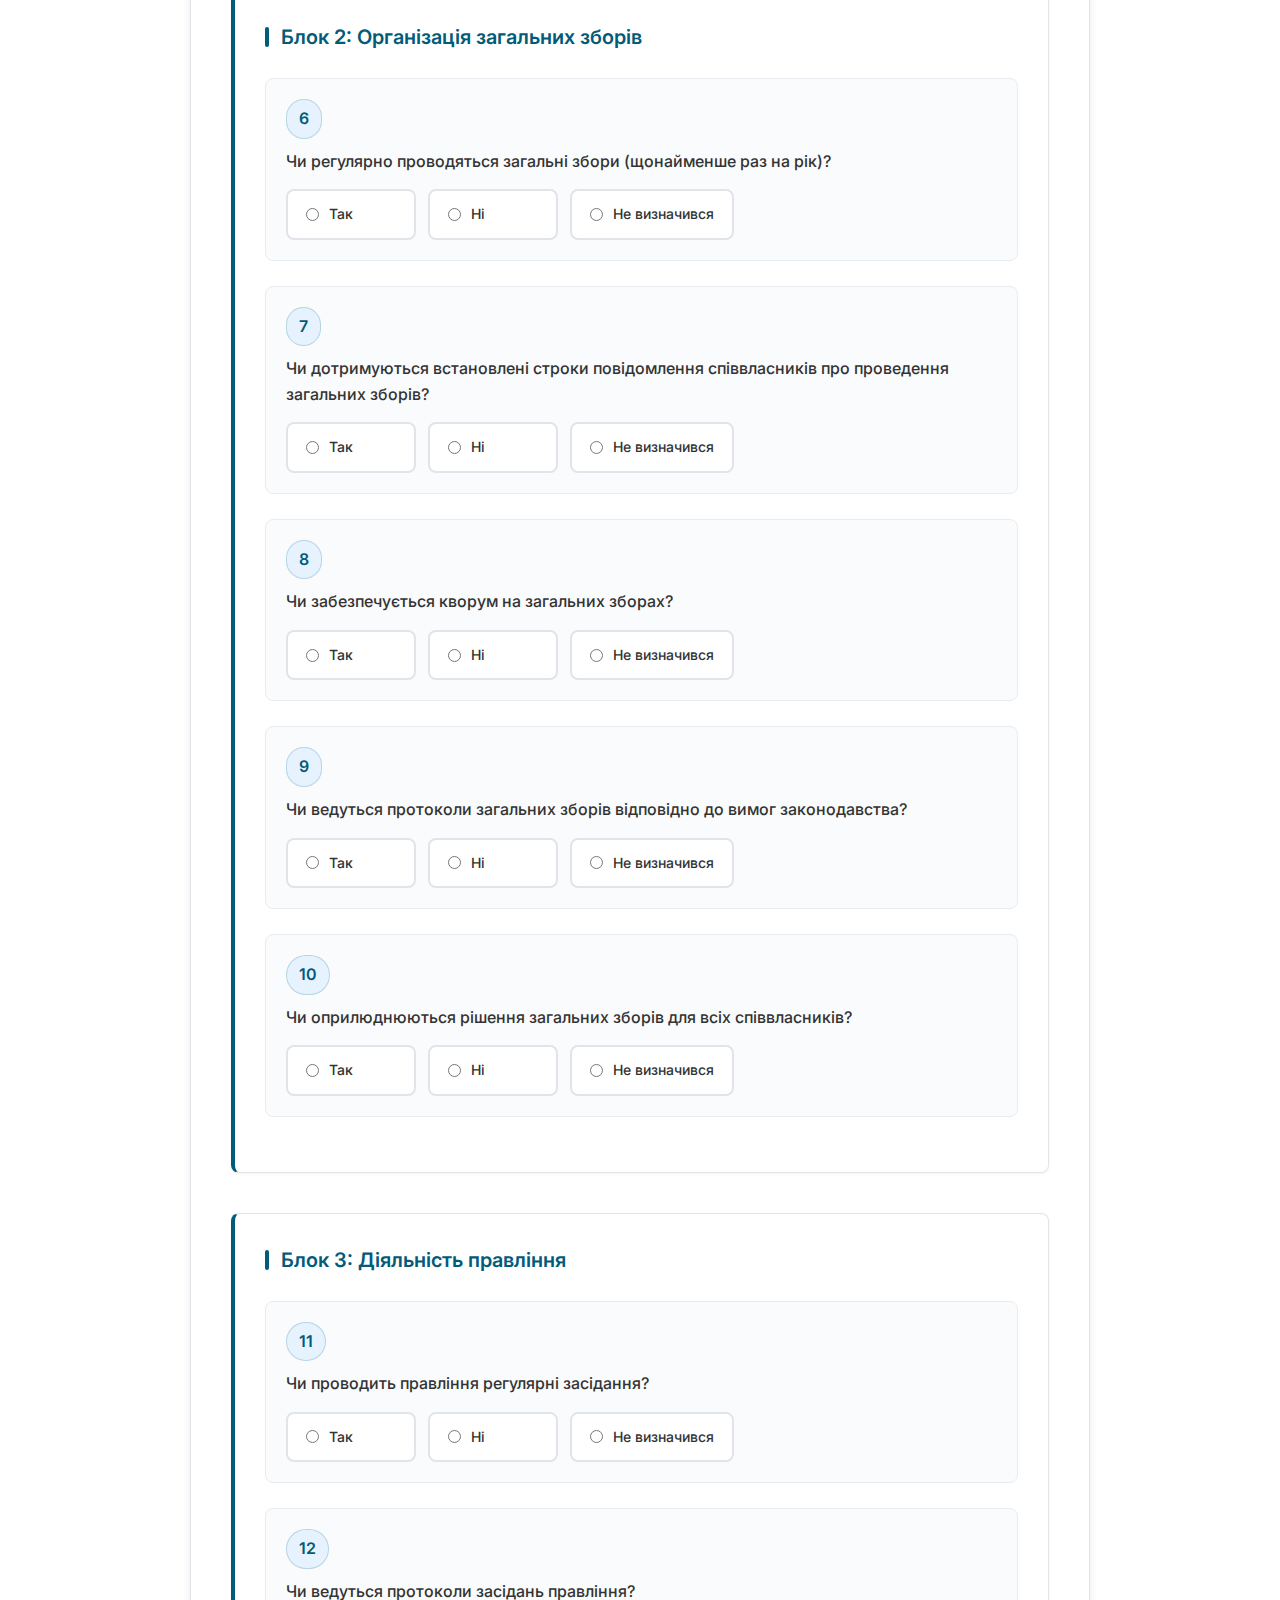
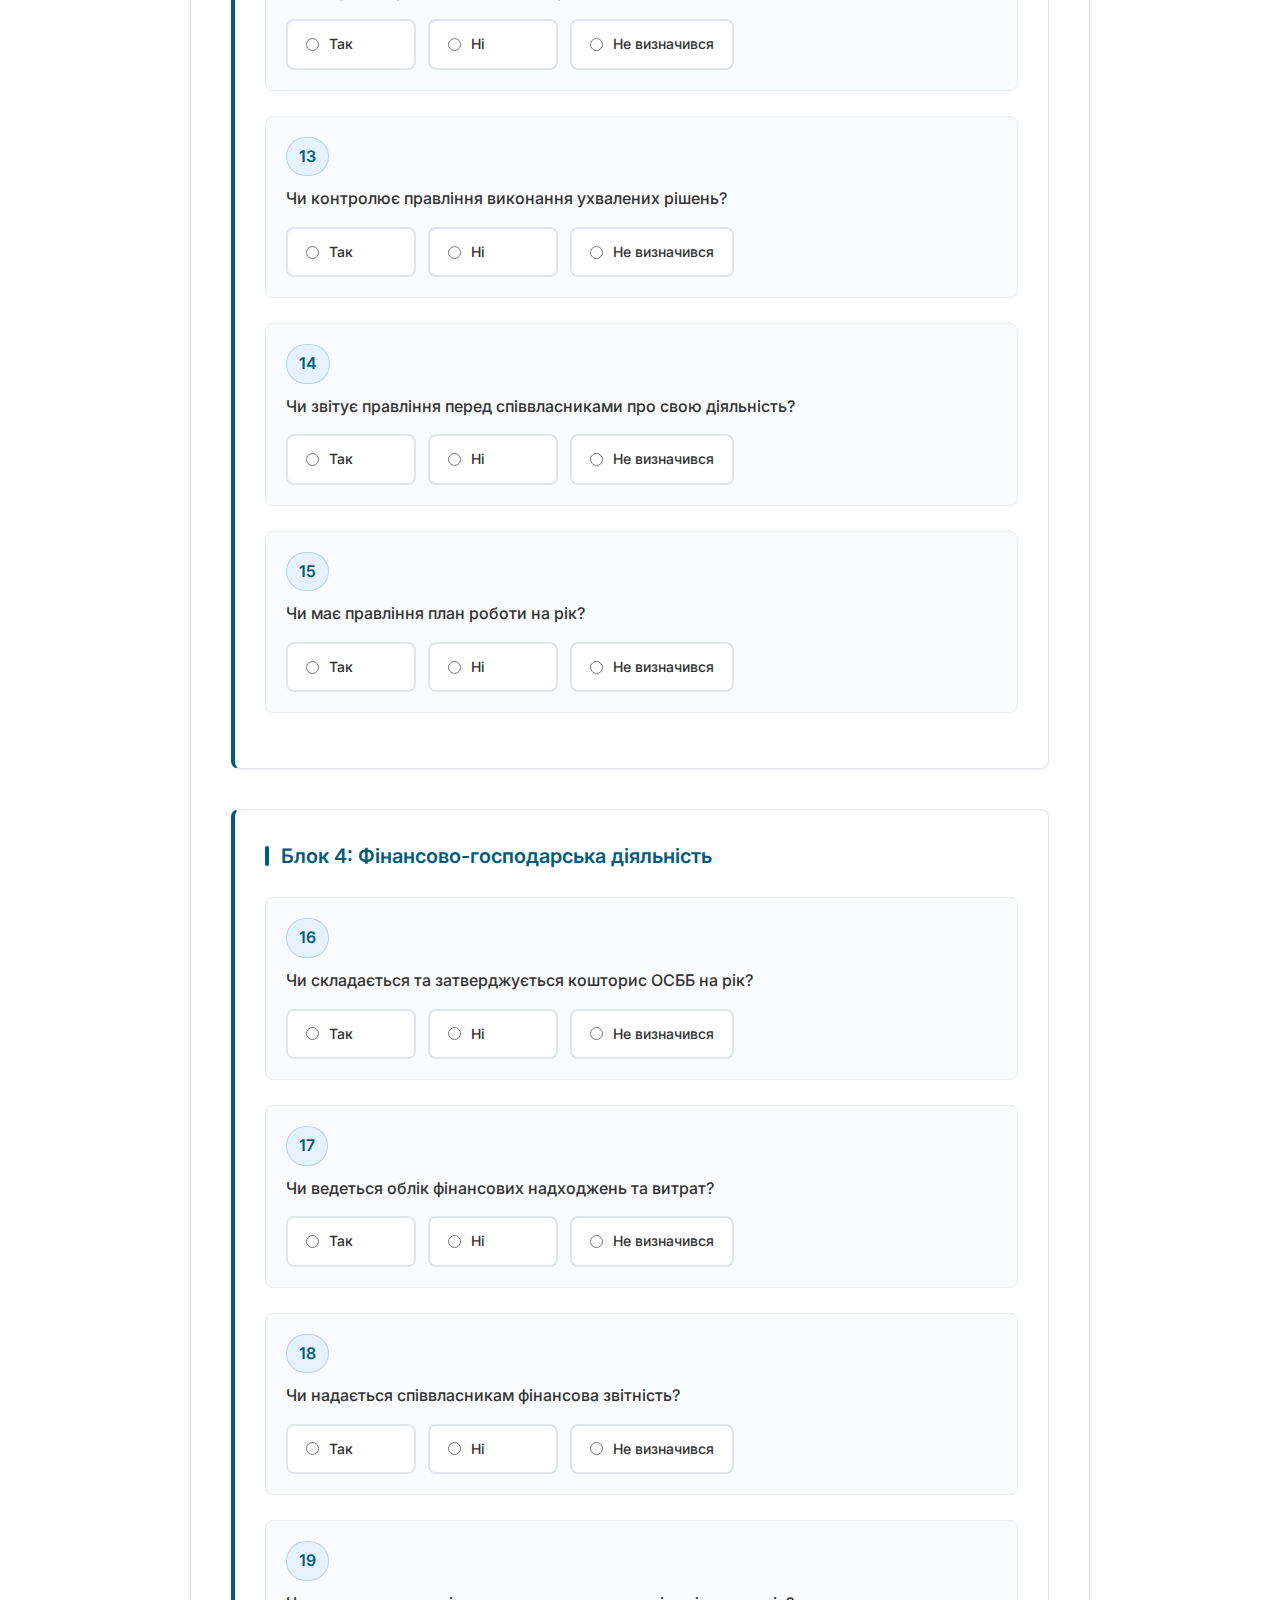
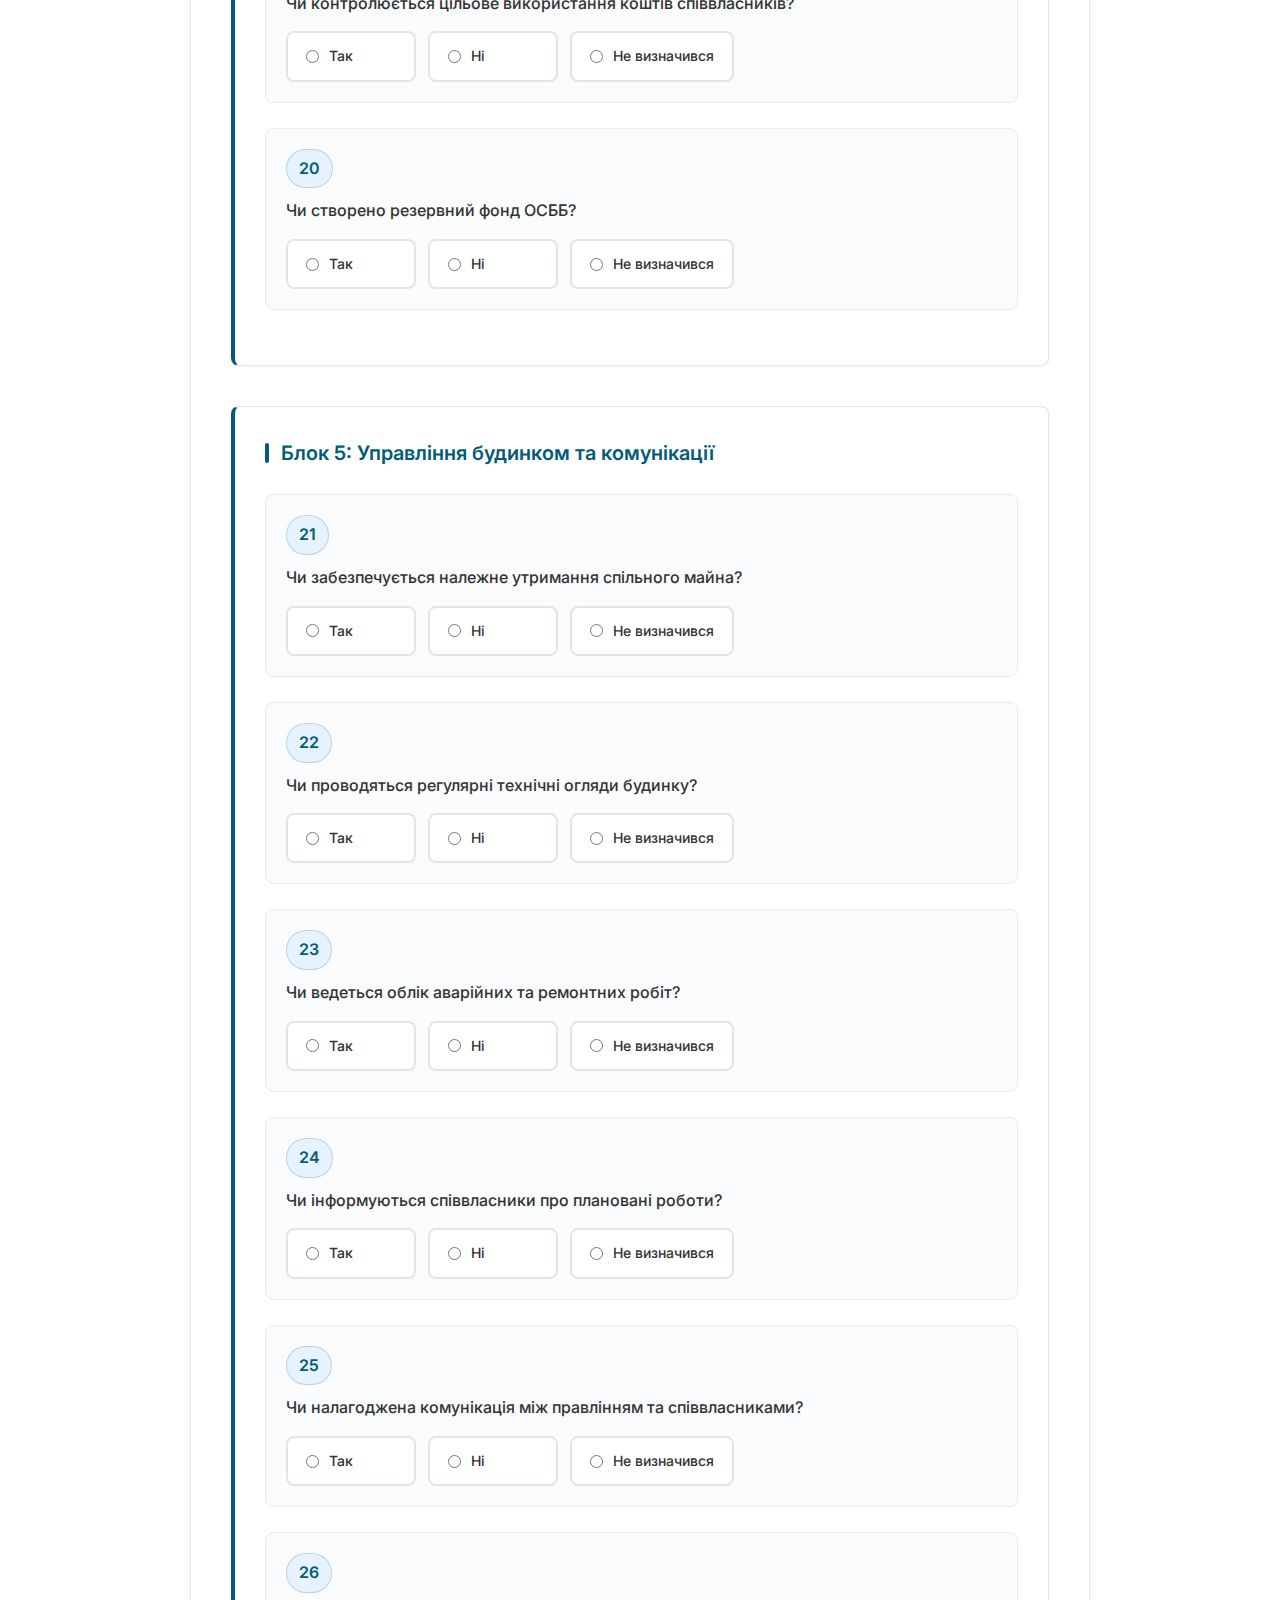
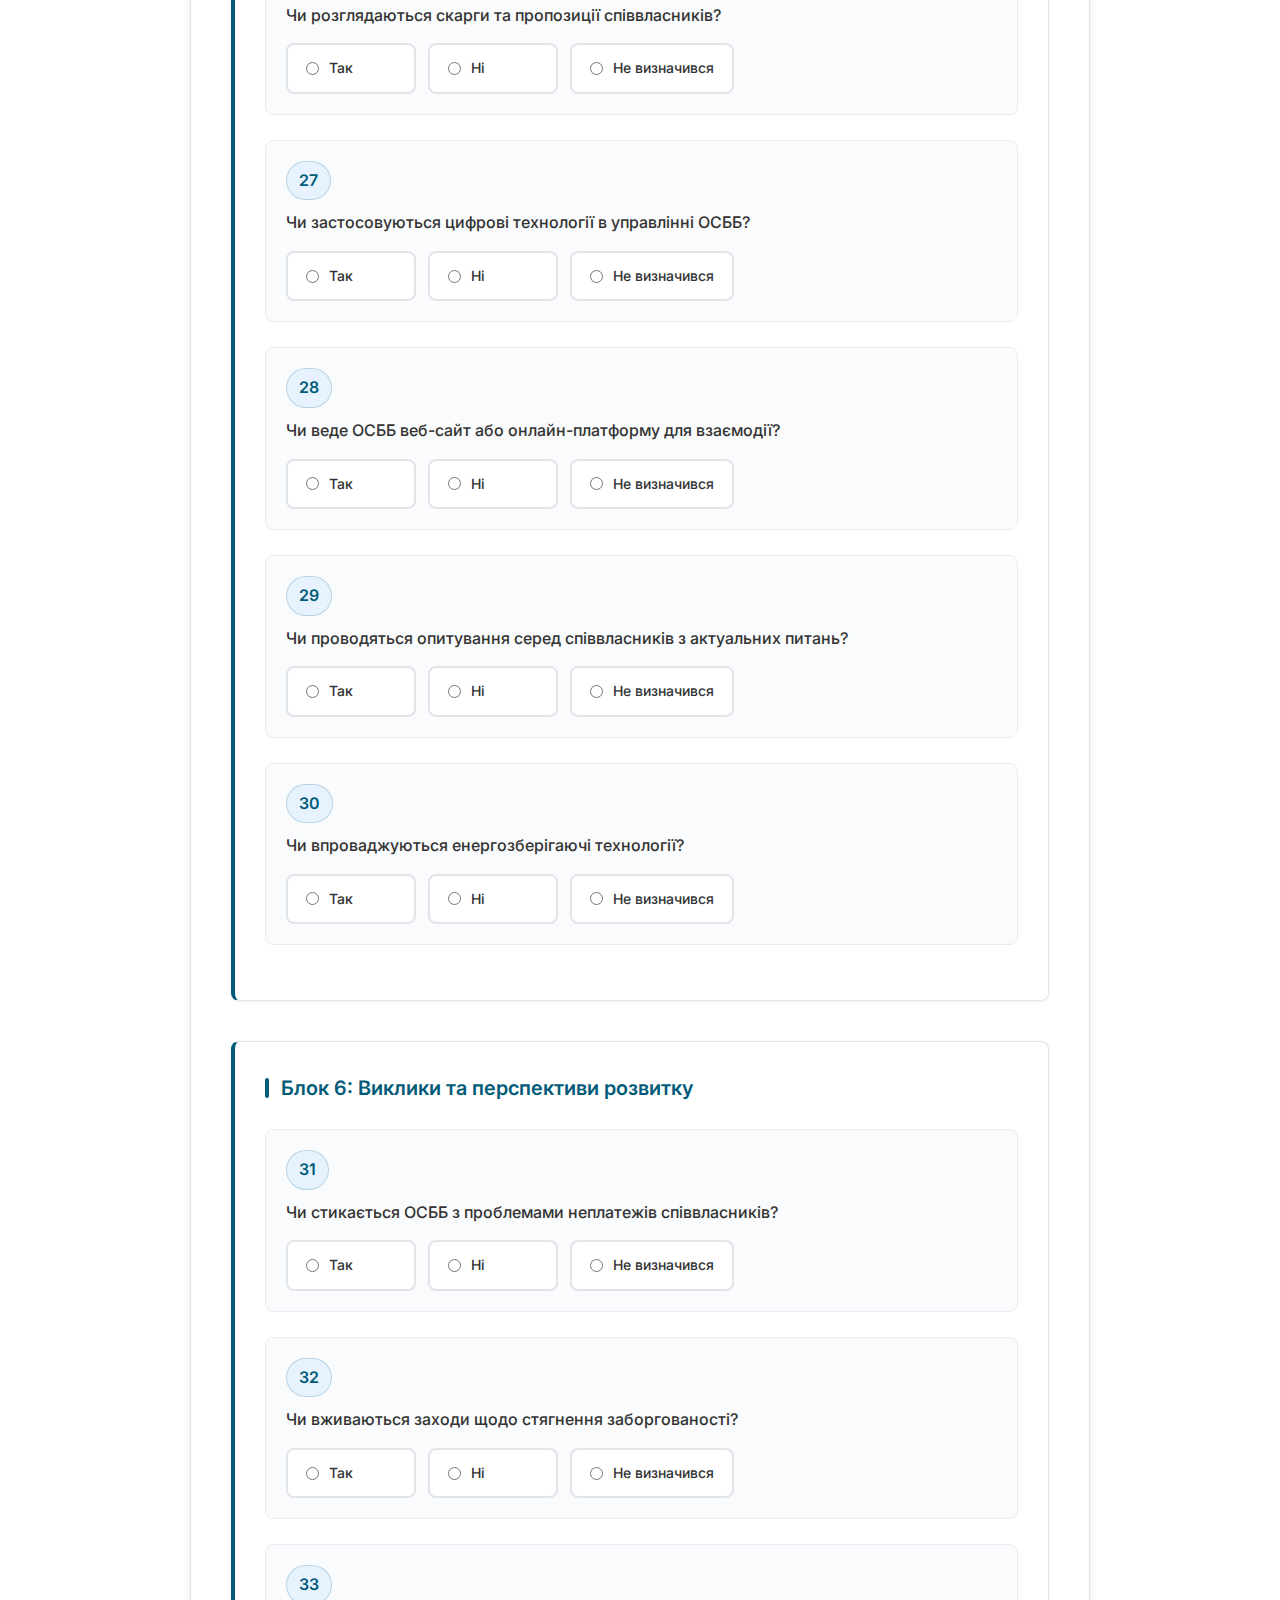
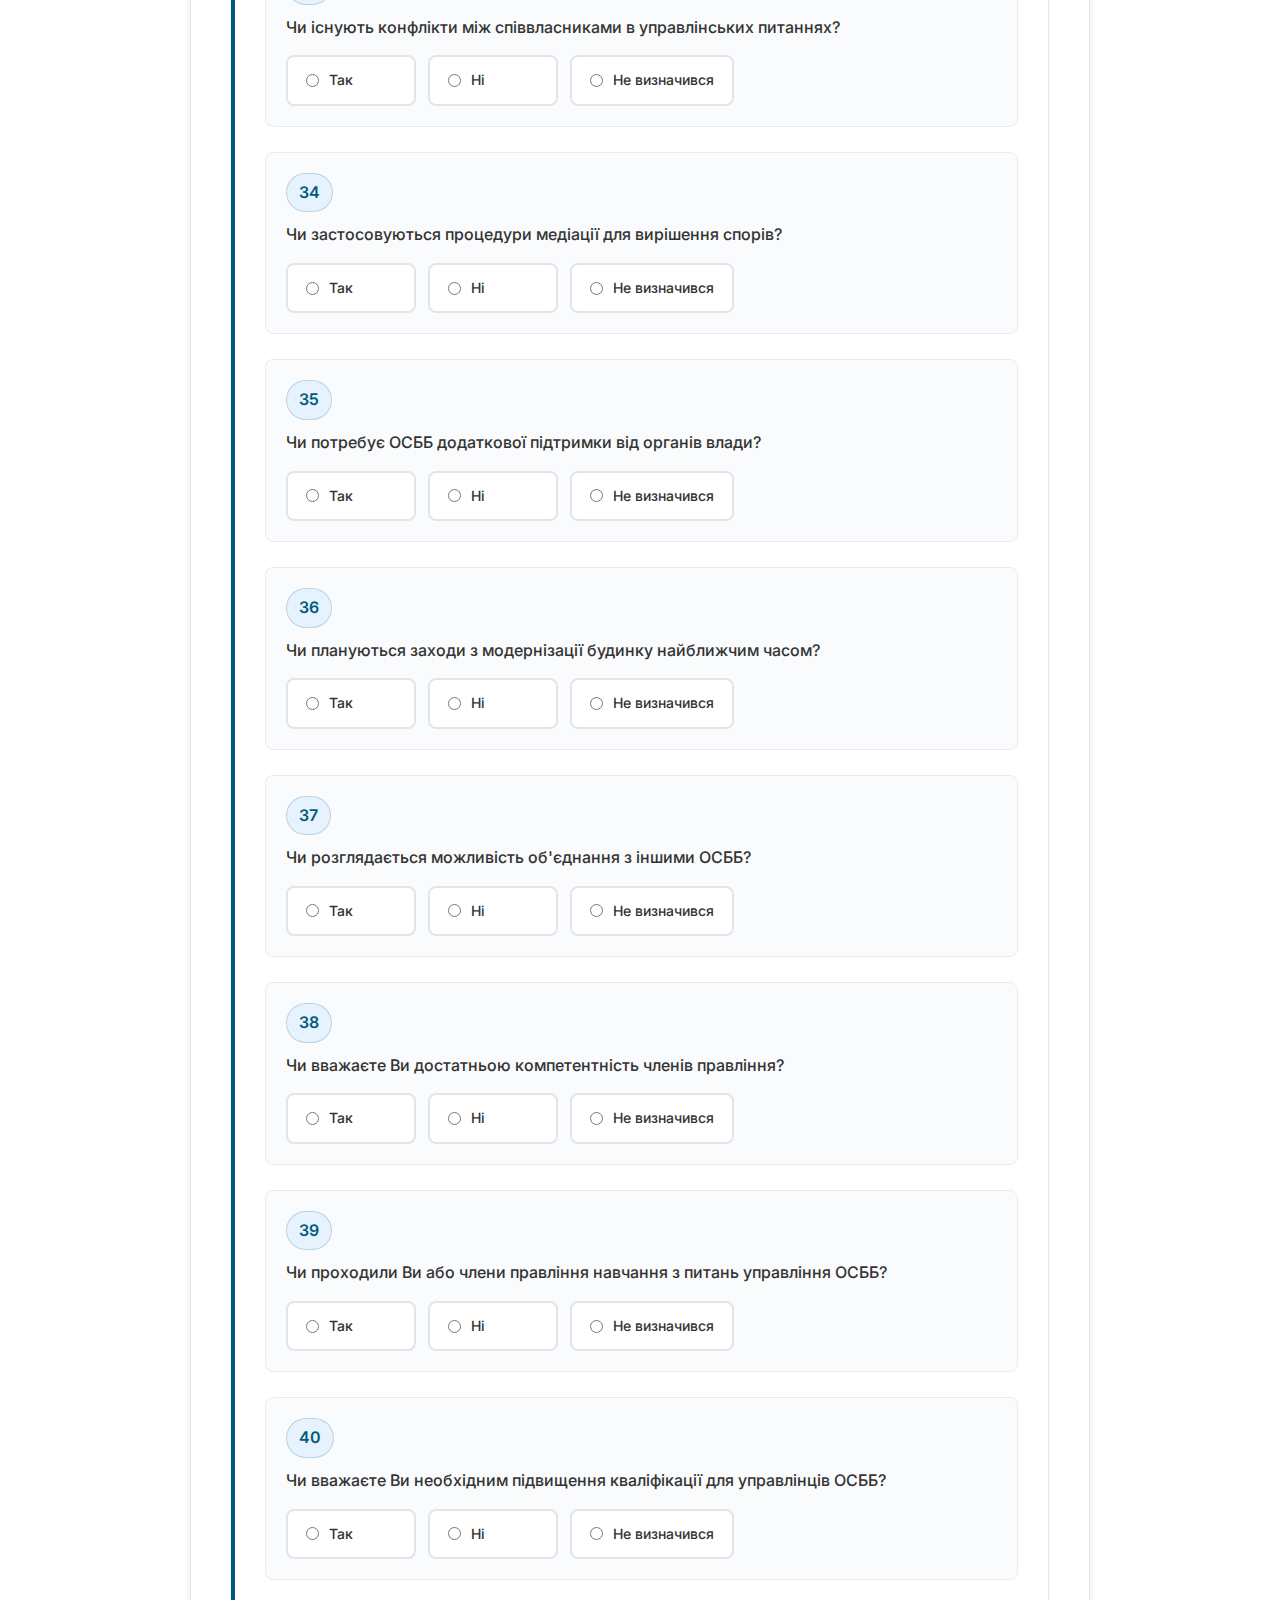
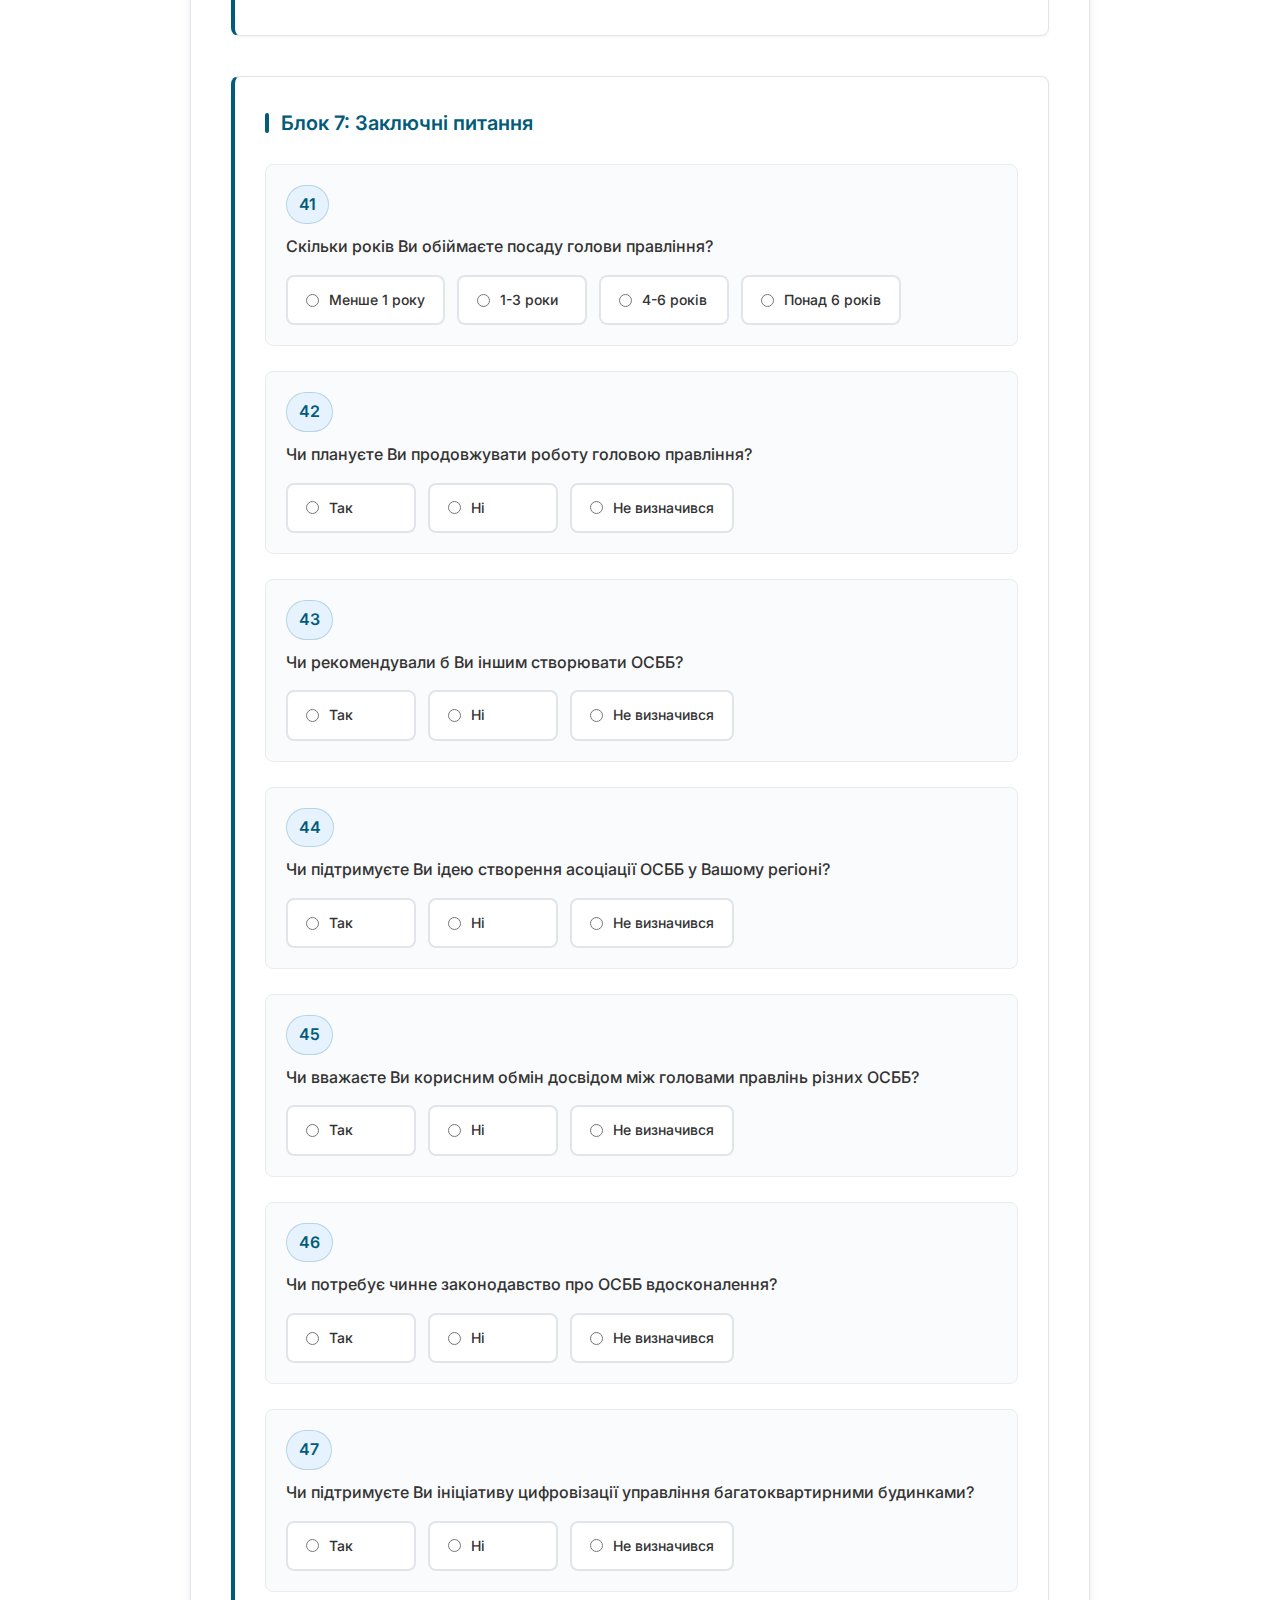
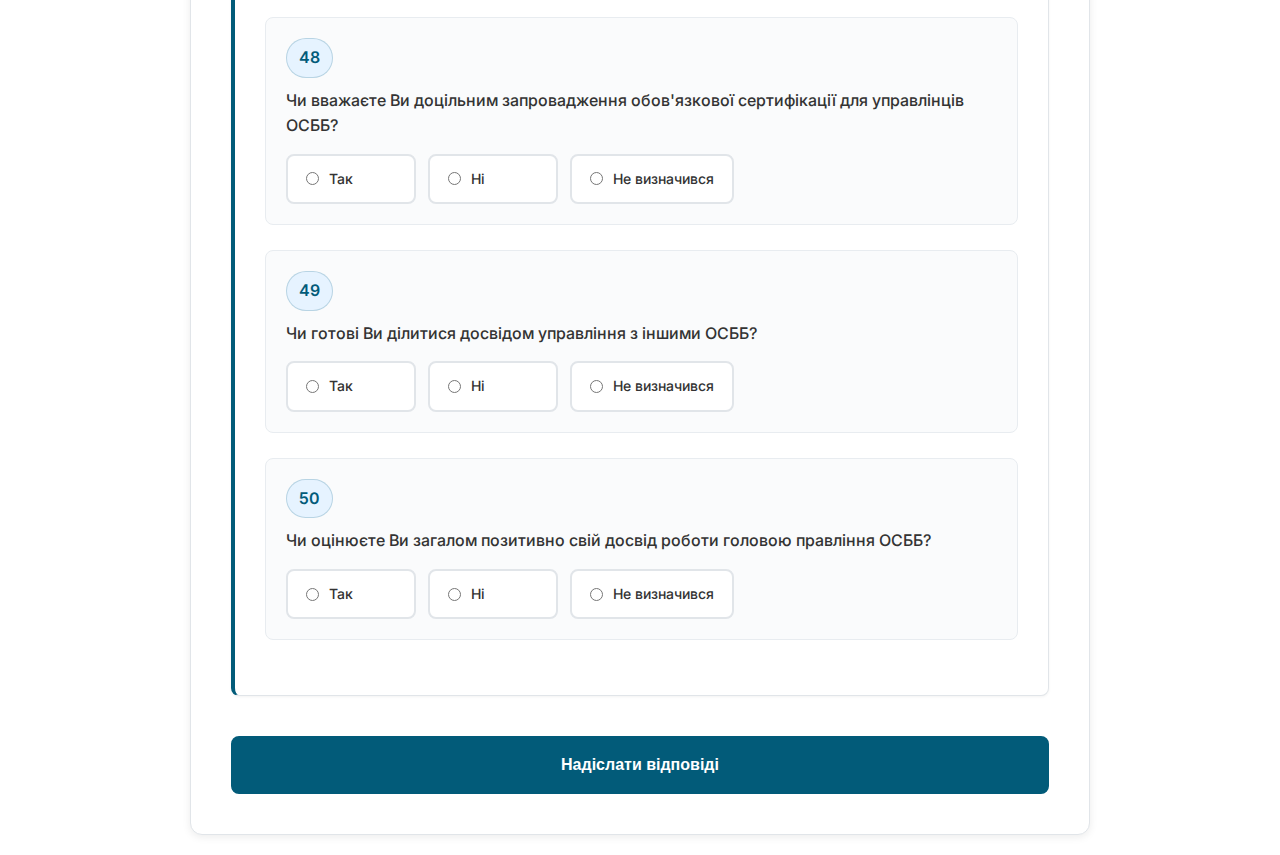
<file: form/osbb_heads.html>
<!DOCTYPE html>
<html lang="uk">
<head>
    <meta charset="UTF-8">
    <meta name="viewport" content="width=device-width, initial-scale=1.0">
    <title>Анкета для участі у дослідженні голів правління ОСББ</title>
    <link rel="stylesheet" href="css/style.css">
</head>
<body>
    <div class="survey-container">
        <div class="survey-header">
            <h1>Анкета для участі у дослідженні голів правління ОСББ</h1>
            <p>Організація, процедури та управлінські виклики</p>
        </div>

        <div class="survey-form">
            <a href="../index.html" class="back-link">Повернутися на головну</a>
            
            <div class="progress-container">
                <div class="progress-info">
                    <span>Прогрес заповнення</span>
                    <span id="progressText">0 з 50 питань</span>
                </div>
                <div class="progress-bar">
                    <div class="progress-fill" id="progressFill"></div>
                </div>
            </div>

            <div id="successMessage" class="message success-message hidden">
                <h4>✅ Дякуємо за участь у дослідженні!</h4>
                <p>Ваші відповіді успішно збережено та передано для аналізу.</p>
                <p><strong>ID відповіді:</strong> <span id="responseId"></span></p>
            </div>

            <div id="errorMessage" class="message error-message hidden">
                <h4>❌ Помилка відправки</h4>
                <p id="errorText"></p>
            </div>

            <form id="surveyForm">
                <!-- Блок 1: Загальні засади управління -->
                <div class="question-block">
                    <h3>Блок 1: Загальні засади управління</h3>
                    
                    <div class="question">
                        <div class="question-number">1</div>
                        <div class="question-text">Чи вважаєте Ви управлінську модель Вашого ОСББ загалом ефективною?</div>
                        <div class="options">
                            <div class="option" onclick="selectOption(this, 'q1', 'yes')">
                                <input type="radio" id="q1_yes" name="q1" value="yes">
                                <label for="q1_yes">Так</label>
                            </div>
                            <div class="option" onclick="selectOption(this, 'q1', 'no')">
                                <input type="radio" id="q1_no" name="q1" value="no">
                                <label for="q1_no">Ні</label>
                            </div>
                            <div class="option" onclick="selectOption(this, 'q1', 'undecided')">
                                <input type="radio" id="q1_undecided" name="q1" value="undecided">
                                <label for="q1_undecided">Не визначився</label>
                            </div>
                        </div>
                    </div>

                    <div class="question">
                        <div class="question-number">2</div>
                        <div class="question-text">Чи існує чіткий розподіл ролей між головою правління, членами правління та управителем?</div>
                        <div class="options">
                            <div class="option" onclick="selectOption(this, 'q2', 'yes')">
                                <input type="radio" id="q2_yes" name="q2" value="yes">
                                <label for="q2_yes">Так</label>
                            </div>
                            <div class="option" onclick="selectOption(this, 'q2', 'no')">
                                <input type="radio" id="q2_no" name="q2" value="no">
                                <label for="q2_no">Ні</label>
                            </div>
                            <div class="option" onclick="selectOption(this, 'q2', 'undecided')">
                                <input type="radio" id="q2_undecided" name="q2" value="undecided">
                                <label for="q2_undecided">Не визначився</label>
                            </div>
                        </div>
                    </div>

                    <div class="question">
                        <div class="question-number">3</div>
                        <div class="question-text">Чи дотримується статут ОСББ при організації управління?</div>
                        <div class="options">
                            <div class="option" onclick="selectOption(this, 'q3', 'yes')">
                                <input type="radio" id="q3_yes" name="q3" value="yes">
                                <label for="q3_yes">Так</label>
                            </div>
                            <div class="option" onclick="selectOption(this, 'q3', 'no')">
                                <input type="radio" id="q3_no" name="q3" value="no">
                                <label for="q3_no">Ні</label>
                            </div>
                            <div class="option" onclick="selectOption(this, 'q3', 'undecided')">
                                <input type="radio" id="q3_undecided" name="q3" value="undecided">
                                <label for="q3_undecided">Не визначився</label>
                            </div>
                        </div>
                    </div>

                    <div class="question">
                        <div class="question-number">4</div>
                        <div class="question-text">Чи має правління внутрішній регламент роботи?</div>
                        <div class="options">
                            <div class="option" onclick="selectOption(this, 'q4', 'yes')">
                                <input type="radio" id="q4_yes" name="q4" value="yes">
                                <label for="q4_yes">Так</label>
                            </div>
                            <div class="option" onclick="selectOption(this, 'q4', 'no')">
                                <input type="radio" id="q4_no" name="q4" value="no">
                                <label for="q4_no">Ні</label>
                            </div>
                            <div class="option" onclick="selectOption(this, 'q4', 'undecided')">
                                <input type="radio" id="q4_undecided" name="q4" value="undecided">
                                <label for="q4_undecided">Не визначився</label>
                            </div>
                        </div>
                    </div>

                    <div class="question">
                        <div class="question-number">5</div>
                        <div class="question-text">Чи маєте Ви досвід оновлення чи коригування статуту за час свого головування?</div>
                        <div class="options">
                            <div class="option" onclick="selectOption(this, 'q5', 'yes')">
                                <input type="radio" id="q5_yes" name="q5" value="yes">
                                <label for="q5_yes">Так</label>
                            </div>
                            <div class="option" onclick="selectOption(this, 'q5', 'no')">
                                <input type="radio" id="q5_no" name="q5" value="no">
                                <label for="q5_no">Ні</label>
                            </div>
                            <div class="option" onclick="selectOption(this, 'q5', 'undecided')">
                                <input type="radio" id="q5_undecided" name="q5" value="undecided">
                                <label for="q5_undecided">Не визначився</label>
                            </div>
                        </div>
                    </div>
                </div>

                <!-- Блок 2: Організація загальних зборів -->
                <div class="question-block">
                    <h3>Блок 2: Організація загальних зборів</h3>
                    
                    <div class="question">
                        <div class="question-number">6</div>
                        <div class="question-text">Чи регулярно проводяться загальні збори (щонайменше раз на рік)?</div>
                        <div class="options">
                            <div class="option" onclick="selectOption(this, 'q6', 'yes')">
                                <input type="radio" id="q6_yes" name="q6" value="yes">
                                <label for="q6_yes">Так</label>
                            </div>
                            <div class="option" onclick="selectOption(this, 'q6', 'no')">
                                <input type="radio" id="q6_no" name="q6" value="no">
                                <label for="q6_no">Ні</label>
                            </div>
                            <div class="option" onclick="selectOption(this, 'q6', 'undecided')">
                                <input type="radio" id="q6_undecided" name="q6" value="undecided">
                                <label for="q6_undecided">Не визначився</label>
                            </div>
                        </div>
                    </div>

                    <div class="question">
                        <div class="question-number">7</div>
                        <div class="question-text">Чи дотримуються встановлені строки повідомлення співвласників про проведення загальних зборів?</div>
                        <div class="options">
                            <div class="option" onclick="selectOption(this, 'q7', 'yes')">
                                <input type="radio" id="q7_yes" name="q7" value="yes">
                                <label for="q7_yes">Так</label>
                            </div>
                            <div class="option" onclick="selectOption(this, 'q7', 'no')">
                                <input type="radio" id="q7_no" name="q7" value="no">
                                <label for="q7_no">Ні</label>
                            </div>
                            <div class="option" onclick="selectOption(this, 'q7', 'undecided')">
                                <input type="radio" id="q7_undecided" name="q7" value="undecided">
                                <label for="q7_undecided">Не визначився</label>
                            </div>
                        </div>
                    </div>

                    <div class="question">
                        <div class="question-number">8</div>
                        <div class="question-text">Чи забезпечується кворум на загальних зборах?</div>
                        <div class="options">
                            <div class="option" onclick="selectOption(this, 'q8', 'yes')">
                                <input type="radio" id="q8_yes" name="q8" value="yes">
                                <label for="q8_yes">Так</label>
                            </div>
                            <div class="option" onclick="selectOption(this, 'q8', 'no')">
                                <input type="radio" id="q8_no" name="q8" value="no">
                                <label for="q8_no">Ні</label>
                            </div>
                            <div class="option" onclick="selectOption(this, 'q8', 'undecided')">
                                <input type="radio" id="q8_undecided" name="q8" value="undecided">
                                <label for="q8_undecided">Не визначився</label>
                            </div>
                        </div>
                    </div>

                    <div class="question">
                        <div class="question-number">9</div>
                        <div class="question-text">Чи ведуться протоколи загальних зборів відповідно до вимог законодавства?</div>
                        <div class="options">
                            <div class="option" onclick="selectOption(this, 'q9', 'yes')">
                                <input type="radio" id="q9_yes" name="q9" value="yes">
                                <label for="q9_yes">Так</label>
                            </div>
                            <div class="option" onclick="selectOption(this, 'q9', 'no')">
                                <input type="radio" id="q9_no" name="q9" value="no">
                                <label for="q9_no">Ні</label>
                            </div>
                            <div class="option" onclick="selectOption(this, 'q9', 'undecided')">
                                <input type="radio" id="q9_undecided" name="q9" value="undecided">
                                <label for="q9_undecided">Не визначився</label>
                            </div>
                        </div>
                    </div>

                    <div class="question">
                        <div class="question-number">10</div>
                        <div class="question-text">Чи оприлюднюються рішення загальних зборів для всіх співвласників?</div>
                        <div class="options">
                            <div class="option" onclick="selectOption(this, 'q10', 'yes')">
                                <input type="radio" id="q10_yes" name="q10" value="yes">
                                <label for="q10_yes">Так</label>
                            </div>
                            <div class="option" onclick="selectOption(this, 'q10', 'no')">
                                <input type="radio" id="q10_no" name="q10" value="no">
                                <label for="q10_no">Ні</label>
                            </div>
                            <div class="option" onclick="selectOption(this, 'q10', 'undecided')">
                                <input type="radio" id="q10_undecided" name="q10" value="undecided">
                                <label for="q10_undecided">Не визначився</label>
                            </div>
                        </div>
                    </div>
                </div>

                <!-- Блок 3: Діяльність правління -->
                <div class="question-block">
                    <h3>Блок 3: Діяльність правління</h3>
                    
                    <div class="question">
                        <div class="question-number">11</div>
                        <div class="question-text">Чи проводить правління регулярні засідання?</div>
                        <div class="options">
                            <div class="option" onclick="selectOption(this, 'q11', 'yes')">
                                <input type="radio" id="q11_yes" name="q11" value="yes">
                                <label for="q11_yes">Так</label>
                            </div>
                            <div class="option" onclick="selectOption(this, 'q11', 'no')">
                                <input type="radio" id="q11_no" name="q11" value="no">
                                <label for="q11_no">Ні</label>
                            </div>
                            <div class="option" onclick="selectOption(this, 'q11', 'undecided')">
                                <input type="radio" id="q11_undecided" name="q11" value="undecided">
                                <label for="q11_undecided">Не визначився</label>
                            </div>
                        </div>
                    </div>

                    <div class="question">
                        <div class="question-number">12</div>
                        <div class="question-text">Чи ведуться протоколи засідань правління?</div>
                        <div class="options">
                            <div class="option" onclick="selectOption(this, 'q12', 'yes')">
                                <input type="radio" id="q12_yes" name="q12" value="yes">
                                <label for="q12_yes">Так</label>
                            </div>
                            <div class="option" onclick="selectOption(this, 'q12', 'no')">
                                <input type="radio" id="q12_no" name="q12" value="no">
                                <label for="q12_no">Ні</label>
                            </div>
                            <div class="option" onclick="selectOption(this, 'q12', 'undecided')">
                                <input type="radio" id="q12_undecided" name="q12" value="undecided">
                                <label for="q12_undecided">Не визначився</label>
                            </div>
                        </div>
                    </div>

                    <div class="question">
                        <div class="question-number">13</div>
                        <div class="question-text">Чи контролює правління виконання ухвалених рішень?</div>
                        <div class="options">
                            <div class="option" onclick="selectOption(this, 'q13', 'yes')">
                                <input type="radio" id="q13_yes" name="q13" value="yes">
                                <label for="q13_yes">Так</label>
                            </div>
                            <div class="option" onclick="selectOption(this, 'q13', 'no')">
                                <input type="radio" id="q13_no" name="q13" value="no">
                                <label for="q13_no">Ні</label>
                            </div>
                            <div class="option" onclick="selectOption(this, 'q13', 'undecided')">
                                <input type="radio" id="q13_undecided" name="q13" value="undecided">
                                <label for="q13_undecided">Не визначився</label>
                            </div>
                        </div>
                    </div>

                    <div class="question">
                        <div class="question-number">14</div>
                        <div class="question-text">Чи звітує правління перед співвласниками про свою діяльність?</div>
                        <div class="options">
                            <div class="option" onclick="selectOption(this, 'q14', 'yes')">
                                <input type="radio" id="q14_yes" name="q14" value="yes">
                                <label for="q14_yes">Так</label>
                            </div>
                            <div class="option" onclick="selectOption(this, 'q14', 'no')">
                                <input type="radio" id="q14_no" name="q14" value="no">
                                <label for="q14_no">Ні</label>
                            </div>
                            <div class="option" onclick="selectOption(this, 'q14', 'undecided')">
                                <input type="radio" id="q14_undecided" name="q14" value="undecided">
                                <label for="q14_undecided">Не визначився</label>
                            </div>
                        </div>
                    </div>

                    <div class="question">
                        <div class="question-number">15</div>
                        <div class="question-text">Чи має правління план роботи на рік?</div>
                        <div class="options">
                            <div class="option" onclick="selectOption(this, 'q15', 'yes')">
                                <input type="radio" id="q15_yes" name="q15" value="yes">
                                <label for="q15_yes">Так</label>
                            </div>
                            <div class="option" onclick="selectOption(this, 'q15', 'no')">
                                <input type="radio" id="q15_no" name="q15" value="no">
                                <label for="q15_no">Ні</label>
                            </div>
                            <div class="option" onclick="selectOption(this, 'q15', 'undecided')">
                                <input type="radio" id="q15_undecided" name="q15" value="undecided">
                                <label for="q15_undecided">Не визначився</label>
                            </div>
                        </div>
                    </div>
                </div>

                <!-- Блок 4: Фінансово-господарська діяльність -->
                <div class="question-block">
                    <h3>Блок 4: Фінансово-господарська діяльність</h3>
                    
                    <div class="question">
                        <div class="question-number">16</div>
                        <div class="question-text">Чи складається та затверджується кошторис ОСББ на рік?</div>
                        <div class="options">
                            <div class="option" onclick="selectOption(this, 'q16', 'yes')">
                                <input type="radio" id="q16_yes" name="q16" value="yes">
                                <label for="q16_yes">Так</label>
                            </div>
                            <div class="option" onclick="selectOption(this, 'q16', 'no')">
                                <input type="radio" id="q16_no" name="q16" value="no">
                                <label for="q16_no">Ні</label>
                            </div>
                            <div class="option" onclick="selectOption(this, 'q16', 'undecided')">
                                <input type="radio" id="q16_undecided" name="q16" value="undecided">
                                <label for="q16_undecided">Не визначився</label>
                            </div>
                        </div>
                    </div>

                    <div class="question">
                        <div class="question-number">17</div>
                        <div class="question-text">Чи ведеться облік фінансових надходжень та витрат?</div>
                        <div class="options">
                            <div class="option" onclick="selectOption(this, 'q17', 'yes')">
                                <input type="radio" id="q17_yes" name="q17" value="yes">
                                <label for="q17_yes">Так</label>
                            </div>
                            <div class="option" onclick="selectOption(this, 'q17', 'no')">
                                <input type="radio" id="q17_no" name="q17" value="no">
                                <label for="q17_no">Ні</label>
                            </div>
                            <div class="option" onclick="selectOption(this, 'q17', 'undecided')">
                                <input type="radio" id="q17_undecided" name="q17" value="undecided">
                                <label for="q17_undecided">Не визначився</label>
                            </div>
                        </div>
                    </div>

                    <div class="question">
                        <div class="question-number">18</div>
                        <div class="question-text">Чи надається співвласникам фінансова звітність?</div>
                        <div class="options">
                            <div class="option" onclick="selectOption(this, 'q18', 'yes')">
                                <input type="radio" id="q18_yes" name="q18" value="yes">
                                <label for="q18_yes">Так</label>
                            </div>
                            <div class="option" onclick="selectOption(this, 'q18', 'no')">
                                <input type="radio" id="q18_no" name="q18" value="no">
                                <label for="q18_no">Ні</label>
                            </div>
                            <div class="option" onclick="selectOption(this, 'q18', 'undecided')">
                                <input type="radio" id="q18_undecided" name="q18" value="undecided">
                                <label for="q18_undecided">Не визначився</label>
                            </div>
                        </div>
                    </div>

                    <div class="question">
                        <div class="question-number">19</div>
                        <div class="question-text">Чи контролюється цільове використання коштів співвласників?</div>
                        <div class="options">
                            <div class="option" onclick="selectOption(this, 'q19', 'yes')">
                                <input type="radio" id="q19_yes" name="q19" value="yes">
                                <label for="q19_yes">Так</label>
                            </div>
                            <div class="option" onclick="selectOption(this, 'q19', 'no')">
                                <input type="radio" id="q19_no" name="q19" value="no">
                                <label for="q19_no">Ні</label>
                            </div>
                            <div class="option" onclick="selectOption(this, 'q19', 'undecided')">
                                <input type="radio" id="q19_undecided" name="q19" value="undecided">
                                <label for="q19_undecided">Не визначився</label>
                            </div>
                        </div>
                    </div>

                    <div class="question">
                        <div class="question-number">20</div>
                        <div class="question-text">Чи створено резервний фонд ОСББ?</div>
                        <div class="options">
                            <div class="option" onclick="selectOption(this, 'q20', 'yes')">
                                <input type="radio" id="q20_yes" name="q20" value="yes">
                                <label for="q20_yes">Так</label>
                            </div>
                            <div class="option" onclick="selectOption(this, 'q20', 'no')">
                                <input type="radio" id="q20_no" name="q20" value="no">
                                <label for="q20_no">Ні</label>
                            </div>
                            <div class="option" onclick="selectOption(this, 'q20', 'undecided')">
                                <input type="radio" id="q20_undecided" name="q20" value="undecided">
                                <label for="q20_undecided">Не визначився</label>
                            </div>
                        </div>
                    </div>
                </div>

                <!-- Блок 5: Управління будинком (остальные 30 вопросов упрощены для демо) -->
                <div class="question-block">
                    <h3>Блок 5: Управління будинком та комунікації</h3>
                    
                    <div class="question">
                        <div class="question-number">21</div>
                        <div class="question-text">Чи забезпечується належне утримання спільного майна?</div>
                        <div class="options">
                            <div class="option" onclick="selectOption(this, 'q21', 'yes')">
                                <input type="radio" id="q21_yes" name="q21" value="yes">
                                <label for="q21_yes">Так</label>
                            </div>
                            <div class="option" onclick="selectOption(this, 'q21', 'no')">
                                <input type="radio" id="q21_no" name="q21" value="no">
                                <label for="q21_no">Ні</label>
                            </div>
                            <div class="option" onclick="selectOption(this, 'q21', 'undecided')">
                                <input type="radio" id="q21_undecided" name="q21" value="undecided">
                                <label for="q21_undecided">Не визначився</label>
                            </div>
                        </div>
                    </div>

                    <div class="question">
                        <div class="question-number">22</div>
                        <div class="question-text">Чи проводяться регулярні технічні огляди будинку?</div>
                        <div class="options">
                            <div class="option" onclick="selectOption(this, 'q22', 'yes')">
                                <input type="radio" id="q22_yes" name="q22" value="yes">
                                <label for="q22_yes">Так</label>
                            </div>
                            <div class="option" onclick="selectOption(this, 'q22', 'no')">
                                <input type="radio" id="q22_no" name="q22" value="no">
                                <label for="q22_no">Ні</label>
                            </div>
                            <div class="option" onclick="selectOption(this, 'q22', 'undecided')">
                                <input type="radio" id="q22_undecided" name="q22" value="undecided">
                                <label for="q22_undecided">Не визначився</label>
                            </div>
                        </div>
                    </div>

                    <div class="question">
                        <div class="question-number">23</div>
                        <div class="question-text">Чи ведеться облік аварійних та ремонтних робіт?</div>
                        <div class="options">
                            <div class="option" onclick="selectOption(this, 'q23', 'yes')">
                                <input type="radio" id="q23_yes" name="q23" value="yes">
                                <label for="q23_yes">Так</label>
                            </div>
                            <div class="option" onclick="selectOption(this, 'q23', 'no')">
                                <input type="radio" id="q23_no" name="q23" value="no">
                                <label for="q23_no">Ні</label>
                            </div>
                            <div class="option" onclick="selectOption(this, 'q23', 'undecided')">
                                <input type="radio" id="q23_undecided" name="q23" value="undecided">
                                <label for="q23_undecided">Не визначився</label>
                            </div>
                        </div>
                    </div>

                    <div class="question">
                        <div class="question-number">24</div>
                        <div class="question-text">Чи інформуються співвласники про плановані роботи?</div>
                        <div class="options">
                            <div class="option" onclick="selectOption(this, 'q24', 'yes')">
                                <input type="radio" id="q24_yes" name="q24" value="yes">
                                <label for="q24_yes">Так</label>
                            </div>
                            <div class="option" onclick="selectOption(this, 'q24', 'no')">
                                <input type="radio" id="q24_no" name="q24" value="no">
                                <label for="q24_no">Ні</label>
                            </div>
                            <div class="option" onclick="selectOption(this, 'q24', 'undecided')">
                                <input type="radio" id="q24_undecided" name="q24" value="undecided">
                                <label for="q24_undecided">Не визначився</label>
                            </div>
                        </div>
                    </div>

                    <div class="question">
                        <div class="question-number">25</div>
                        <div class="question-text">Чи налагоджена комунікація між правлінням та співвласниками?</div>
                        <div class="options">
                            <div class="option" onclick="selectOption(this, 'q25', 'yes')">
                                <input type="radio" id="q25_yes" name="q25" value="yes">
                                <label for="q25_yes">Так</label>
                            </div>
                            <div class="option" onclick="selectOption(this, 'q25', 'no')">
                                <input type="radio" id="q25_no" name="q25" value="no">
                                <label for="q25_no">Ні</label>
                            </div>
                            <div class="option" onclick="selectOption(this, 'q25', 'undecided')">
                                <input type="radio" id="q25_undecided" name="q25" value="undecided">
                                <label for="q25_undecided">Не визначився</label>
                            </div>
                        </div>
                    </div>

                    <div class="question">
                        <div class="question-number">26</div>
                        <div class="question-text">Чи розглядаються скарги та пропозиції співвласників?</div>
                        <div class="options">
                            <div class="option" onclick="selectOption(this, 'q26', 'yes')">
                                <input type="radio" id="q26_yes" name="q26" value="yes">
                                <label for="q26_yes">Так</label>
                            </div>
                            <div class="option" onclick="selectOption(this, 'q26', 'no')">
                                <input type="radio" id="q26_no" name="q26" value="no">
                                <label for="q26_no">Ні</label>
                            </div>
                            <div class="option" onclick="selectOption(this, 'q26', 'undecided')">
                                <input type="radio" id="q26_undecided" name="q26" value="undecided">
                                <label for="q26_undecided">Не визначився</label>
                            </div>
                        </div>
                    </div>

                    <div class="question">
                        <div class="question-number">27</div>
                        <div class="question-text">Чи застосовуються цифрові технології в управлінні ОСББ?</div>
                        <div class="options">
                            <div class="option" onclick="selectOption(this, 'q27', 'yes')">
                                <input type="radio" id="q27_yes" name="q27" value="yes">
                                <label for="q27_yes">Так</label>
                            </div>
                            <div class="option" onclick="selectOption(this, 'q27', 'no')">
                                <input type="radio" id="q27_no" name="q27" value="no">
                                <label for="q27_no">Ні</label>
                            </div>
                            <div class="option" onclick="selectOption(this, 'q27', 'undecided')">
                                <input type="radio" id="q27_undecided" name="q27" value="undecided">
                                <label for="q27_undecided">Не визначився</label>
                            </div>
                        </div>
                    </div>

                    <div class="question">
                        <div class="question-number">28</div>
                        <div class="question-text">Чи веде ОСББ веб-сайт або онлайн-платформу для взаємодії?</div>
                        <div class="options">
                            <div class="option" onclick="selectOption(this, 'q28', 'yes')">
                                <input type="radio" id="q28_yes" name="q28" value="yes">
                                <label for="q28_yes">Так</label>
                            </div>
                            <div class="option" onclick="selectOption(this, 'q28', 'no')">
                                <input type="radio" id="q28_no" name="q28" value="no">
                                <label for="q28_no">Ні</label>
                            </div>
                            <div class="option" onclick="selectOption(this, 'q28', 'undecided')">
                                <input type="radio" id="q28_undecided" name="q28" value="undecided">
                                <label for="q28_undecided">Не визначився</label>
                            </div>
                        </div>
                    </div>

                    <div class="question">
                        <div class="question-number">29</div>
                        <div class="question-text">Чи проводяться опитування серед співвласників з актуальних питань?</div>
                        <div class="options">
                            <div class="option" onclick="selectOption(this, 'q29', 'yes')">
                                <input type="radio" id="q29_yes" name="q29" value="yes">
                                <label for="q29_yes">Так</label>
                            </div>
                            <div class="option" onclick="selectOption(this, 'q29', 'no')">
                                <input type="radio" id="q29_no" name="q29" value="no">
                                <label for="q29_no">Ні</label>
                            </div>
                            <div class="option" onclick="selectOption(this, 'q29', 'undecided')">
                                <input type="radio" id="q29_undecided" name="q29" value="undecided">
                                <label for="q29_undecided">Не визначився</label>
                            </div>
                        </div>
                    </div>

                    <div class="question">
                        <div class="question-number">30</div>
                        <div class="question-text">Чи впроваджуються енергозберігаючі технології?</div>
                        <div class="options">
                            <div class="option" onclick="selectOption(this, 'q30', 'yes')">
                                <input type="radio" id="q30_yes" name="q30" value="yes">
                                <label for="q30_yes">Так</label>
                            </div>
                            <div class="option" onclick="selectOption(this, 'q30', 'no')">
                                <input type="radio" id="q30_no" name="q30" value="no">
                                <label for="q30_no">Ні</label>
                            </div>
                            <div class="option" onclick="selectOption(this, 'q30', 'undecided')">
                                <input type="radio" id="q30_undecided" name="q30" value="undecided">
                                <label for="q30_undecided">Не визначився</label>
                            </div>
                        </div>
                    </div>
                </div>

                <!-- Блок 6: Виклики та перспективи -->
                <div class="question-block">
                    <h3>Блок 6: Виклики та перспективи розвитку</h3>
                    
                    <div class="question">
                        <div class="question-number">31</div>
                        <div class="question-text">Чи стикається ОСББ з проблемами неплатежів співвласників?</div>
                        <div class="options">
                            <div class="option" onclick="selectOption(this, 'q31', 'yes')">
                                <input type="radio" id="q31_yes" name="q31" value="yes">
                                <label for="q31_yes">Так</label>
                            </div>
                            <div class="option" onclick="selectOption(this, 'q31', 'no')">
                                <input type="radio" id="q31_no" name="q31" value="no">
                                <label for="q31_no">Ні</label>
                            </div>
                            <div class="option" onclick="selectOption(this, 'q31', 'undecided')">
                                <input type="radio" id="q31_undecided" name="q31" value="undecided">
                                <label for="q31_undecided">Не визначився</label>
                            </div>
                        </div>
                    </div>

                    <div class="question">
                        <div class="question-number">32</div>
                        <div class="question-text">Чи вживаються заходи щодо стягнення заборгованості?</div>
                        <div class="options">
                            <div class="option" onclick="selectOption(this, 'q32', 'yes')">
                                <input type="radio" id="q32_yes" name="q32" value="yes">
                                <label for="q32_yes">Так</label>
                            </div>
                            <div class="option" onclick="selectOption(this, 'q32', 'no')">
                                <input type="radio" id="q32_no" name="q32" value="no">
                                <label for="q32_no">Ні</label>
                            </div>
                            <div class="option" onclick="selectOption(this, 'q32', 'undecided')">
                                <input type="radio" id="q32_undecided" name="q32" value="undecided">
                                <label for="q32_undecided">Не визначився</label>
                            </div>
                        </div>
                    </div>

                    <div class="question">
                        <div class="question-number">33</div>
                        <div class="question-text">Чи існують конфлікти між співвласниками в управлінських питаннях?</div>
                        <div class="options">
                            <div class="option" onclick="selectOption(this, 'q33', 'yes')">
                                <input type="radio" id="q33_yes" name="q33" value="yes">
                                <label for="q33_yes">Так</label>
                            </div>
                            <div class="option" onclick="selectOption(this, 'q33', 'no')">
                                <input type="radio" id="q33_no" name="q33" value="no">
                                <label for="q33_no">Ні</label>
                            </div>
                            <div class="option" onclick="selectOption(this, 'q33', 'undecided')">
                                <input type="radio" id="q33_undecided" name="q33" value="undecided">
                                <label for="q33_undecided">Не визначився</label>
                            </div>
                        </div>
                    </div>

                    <div class="question">
                        <div class="question-number">34</div>
                        <div class="question-text">Чи застосовуються процедури медіації для вирішення спорів?</div>
                        <div class="options">
                            <div class="option" onclick="selectOption(this, 'q34', 'yes')">
                                <input type="radio" id="q34_yes" name="q34" value="yes">
                                <label for="q34_yes">Так</label>
                            </div>
                            <div class="option" onclick="selectOption(this, 'q34', 'no')">
                                <input type="radio" id="q34_no" name="q34" value="no">
                                <label for="q34_no">Ні</label>
                            </div>
                            <div class="option" onclick="selectOption(this, 'q34', 'undecided')">
                                <input type="radio" id="q34_undecided" name="q34" value="undecided">
                                <label for="q34_undecided">Не визначився</label>
                            </div>
                        </div>
                    </div>

                    <div class="question">
                        <div class="question-number">35</div>
                        <div class="question-text">Чи потребує ОСББ додаткової підтримки від органів влади?</div>
                        <div class="options">
                            <div class="option" onclick="selectOption(this, 'q35', 'yes')">
                                <input type="radio" id="q35_yes" name="q35" value="yes">
                                <label for="q35_yes">Так</label>
                            </div>
                            <div class="option" onclick="selectOption(this, 'q35', 'no')">
                                <input type="radio" id="q35_no" name="q35" value="no">
                                <label for="q35_no">Ні</label>
                            </div>
                            <div class="option" onclick="selectOption(this, 'q35', 'undecided')">
                                <input type="radio" id="q35_undecided" name="q35" value="undecided">
                                <label for="q35_undecided">Не визначився</label>
                            </div>
                        </div>
                    </div>

                    <div class="question">
                        <div class="question-number">36</div>
                        <div class="question-text">Чи плануються заходи з модернізації будинку найближчим часом?</div>
                        <div class="options">
                            <div class="option" onclick="selectOption(this, 'q36', 'yes')">
                                <input type="radio" id="q36_yes" name="q36" value="yes">
                                <label for="q36_yes">Так</label>
                            </div>
                            <div class="option" onclick="selectOption(this, 'q36', 'no')">
                                <input type="radio" id="q36_no" name="q36" value="no">
                                <label for="q36_no">Ні</label>
                            </div>
                            <div class="option" onclick="selectOption(this, 'q36', 'undecided')">
                                <input type="radio" id="q36_undecided" name="q36" value="undecided">
                                <label for="q36_undecided">Не визначився</label>
                            </div>
                        </div>
                    </div>

                    <div class="question">
                        <div class="question-number">37</div>
                        <div class="question-text">Чи розглядається можливість об'єднання з іншими ОСББ?</div>
                        <div class="options">
                            <div class="option" onclick="selectOption(this, 'q37', 'yes')">
                                <input type="radio" id="q37_yes" name="q37" value="yes">
                                <label for="q37_yes">Так</label>
                            </div>
                            <div class="option" onclick="selectOption(this, 'q37', 'no')">
                                <input type="radio" id="q37_no" name="q37" value="no">
                                <label for="q37_no">Ні</label>
                            </div>
                            <div class="option" onclick="selectOption(this, 'q37', 'undecided')">
                                <input type="radio" id="q37_undecided" name="q37" value="undecided">
                                <label for="q37_undecided">Не визначився</label>
                            </div>
                        </div>
                    </div>

                    <div class="question">
                        <div class="question-number">38</div>
                        <div class="question-text">Чи вважаєте Ви достатньою компетентність членів правління?</div>
                        <div class="options">
                            <div class="option" onclick="selectOption(this, 'q38', 'yes')">
                                <input type="radio" id="q38_yes" name="q38" value="yes">
                                <label for="q38_yes">Так</label>
                            </div>
                            <div class="option" onclick="selectOption(this, 'q38', 'no')">
                                <input type="radio" id="q38_no" name="q38" value="no">
                                <label for="q38_no">Ні</label>
                            </div>
                            <div class="option" onclick="selectOption(this, 'q38', 'undecided')">
                                <input type="radio" id="q38_undecided" name="q38" value="undecided">
                                <label for="q38_undecided">Не визначився</label>
                            </div>
                        </div>
                    </div>

                    <div class="question">
                        <div class="question-number">39</div>
                        <div class="question-text">Чи проходили Ви або члени правління навчання з питань управління ОСББ?</div>
                        <div class="options">
                            <div class="option" onclick="selectOption(this, 'q39', 'yes')">
                                <input type="radio" id="q39_yes" name="q39" value="yes">
                                <label for="q39_yes">Так</label>
                            </div>
                            <div class="option" onclick="selectOption(this, 'q39', 'no')">
                                <input type="radio" id="q39_no" name="q39" value="no">
                                <label for="q39_no">Ні</label>
                            </div>
                            <div class="option" onclick="selectOption(this, 'q39', 'undecided')">
                                <input type="radio" id="q39_undecided" name="q39" value="undecided">
                                <label for="q39_undecided">Не визначився</label>
                            </div>
                        </div>
                    </div>

                    <div class="question">
                        <div class="question-number">40</div>
                        <div class="question-text">Чи вважаєте Ви необхідним підвищення кваліфікації для управлінців ОСББ?</div>
                        <div class="options">
                            <div class="option" onclick="selectOption(this, 'q40', 'yes')">
                                <input type="radio" id="q40_yes" name="q40" value="yes">
                                <label for="q40_yes">Так</label>
                            </div>
                            <div class="option" onclick="selectOption(this, 'q40', 'no')">
                                <input type="radio" id="q40_no" name="q40" value="no">
                                <label for="q40_no">Ні</label>
                            </div>
                            <div class="option" onclick="selectOption(this, 'q40', 'undecided')">
                                <input type="radio" id="q40_undecided" name="q40" value="undecided">
                                <label for="q40_undecided">Не визначився</label>
                            </div>
                        </div>
                    </div>
                </div>

                <!-- Блок 7: Заключні питання -->
                <div class="question-block">
                    <h3>Блок 7: Заключні питання</h3>
                    
                    <div class="question">
                        <div class="question-number">41</div>
                        <div class="question-text">Скільки років Ви обіймаєте посаду голови правління?</div>
                        <div class="options">
                            <div class="option" onclick="selectOption(this, 'q41', 'less1')">
                                <input type="radio" id="q41_less1" name="q41" value="less1">
                                <label for="q41_less1">Менше 1 року</label>
                            </div>
                            <div class="option" onclick="selectOption(this, 'q41', '1-3')">
                                <input type="radio" id="q41_1-3" name="q41" value="1-3">
                                <label for="q41_1-3">1-3 роки</label>
                            </div>
                            <div class="option" onclick="selectOption(this, 'q41', '4-6')">
                                <input type="radio" id="q41_4-6" name="q41" value="4-6">
                                <label for="q41_4-6">4-6 років</label>
                            </div>
                            <div class="option" onclick="selectOption(this, 'q41', 'more6')">
                                <input type="radio" id="q41_more6" name="q41" value="more6">
                                <label for="q41_more6">Понад 6 років</label>
                            </div>
                        </div>
                    </div>

                    <div class="question">
                        <div class="question-number">42</div>
                        <div class="question-text">Чи плануєте Ви продовжувати роботу головою правління?</div>
                        <div class="options">
                            <div class="option" onclick="selectOption(this, 'q42', 'yes')">
                                <input type="radio" id="q42_yes" name="q42" value="yes">
                                <label for="q42_yes">Так</label>
                            </div>
                            <div class="option" onclick="selectOption(this, 'q42', 'no')">
                                <input type="radio" id="q42_no" name="q42" value="no">
                                <label for="q42_no">Ні</label>
                            </div>
                            <div class="option" onclick="selectOption(this, 'q42', 'undecided')">
                                <input type="radio" id="q42_undecided" name="q42" value="undecided">
                                <label for="q42_undecided">Не визначився</label>
                            </div>
                        </div>
                    </div>

                    <div class="question">
                        <div class="question-number">43</div>
                        <div class="question-text">Чи рекомендували б Ви іншим створювати ОСББ?</div>
                        <div class="options">
                            <div class="option" onclick="selectOption(this, 'q43', 'yes')">
                                <input type="radio" id="q43_yes" name="q43" value="yes">
                                <label for="q43_yes">Так</label>
                            </div>
                            <div class="option" onclick="selectOption(this, 'q43', 'no')">
                                <input type="radio" id="q43_no" name="q43" value="no">
                                <label for="q43_no">Ні</label>
                            </div>
                            <div class="option" onclick="selectOption(this, 'q43', 'undecided')">
                                <input type="radio" id="q43_undecided" name="q43" value="undecided">
                                <label for="q43_undecided">Не визначився</label>
                            </div>
                        </div>
                    </div>

                    <div class="question">
                        <div class="question-number">44</div>
                        <div class="question-text">Чи підтримуєте Ви ідею створення асоціації ОСББ у Вашому регіоні?</div>
                        <div class="options">
                            <div class="option" onclick="selectOption(this, 'q44', 'yes')">
                                <input type="radio" id="q44_yes" name="q44" value="yes">
                                <label for="q44_yes">Так</label>
                            </div>
                            <div class="option" onclick="selectOption(this, 'q44', 'no')">
                                <input type="radio" id="q44_no" name="q44" value="no">
                                <label for="q44_no">Ні</label>
                            </div>
                            <div class="option" onclick="selectOption(this, 'q44', 'undecided')">
                                <input type="radio" id="q44_undecided" name="q44" value="undecided">
                                <label for="q44_undecided">Не визначився</label>
                            </div>
                        </div>
                    </div>

                    <div class="question">
                        <div class="question-number">45</div>
                        <div class="question-text">Чи вважаєте Ви корисним обмін досвідом між головами правлінь різних ОСББ?</div>
                        <div class="options">
                            <div class="option" onclick="selectOption(this, 'q45', 'yes')">
                                <input type="radio" id="q45_yes" name="q45" value="yes">
                                <label for="q45_yes">Так</label>
                            </div>
                            <div class="option" onclick="selectOption(this, 'q45', 'no')">
                                <input type="radio" id="q45_no" name="q45" value="no">
                                <label for="q45_no">Ні</label>
                            </div>
                            <div class="option" onclick="selectOption(this, 'q45', 'undecided')">
                                <input type="radio" id="q45_undecided" name="q45" value="undecided">
                                <label for="q45_undecided">Не визначився</label>
                            </div>
                        </div>
                    </div>

                    <div class="question">
                        <div class="question-number">46</div>
                        <div class="question-text">Чи потребує чинне законодавство про ОСББ вдосконалення?</div>
                        <div class="options">
                            <div class="option" onclick="selectOption(this, 'q46', 'yes')">
                                <input type="radio" id="q46_yes" name="q46" value="yes">
                                <label for="q46_yes">Так</label>
                            </div>
                            <div class="option" onclick="selectOption(this, 'q46', 'no')">
                                <input type="radio" id="q46_no" name="q46" value="no">
                                <label for="q46_no">Ні</label>
                            </div>
                            <div class="option" onclick="selectOption(this, 'q46', 'undecided')">
                                <input type="radio" id="q46_undecided" name="q46" value="undecided">
                                <label for="q46_undecided">Не визначився</label>
                            </div>
                        </div>
                    </div>

                    <div class="question">
                        <div class="question-number">47</div>
                        <div class="question-text">Чи підтримуєте Ви ініціативу цифровізації управління багатоквартирними будинками?</div>
                        <div class="options">
                            <div class="option" onclick="selectOption(this, 'q47', 'yes')">
                                <input type="radio" id="q47_yes" name="q47" value="yes">
                                <label for="q47_yes">Так</label>
                            </div>
                            <div class="option" onclick="selectOption(this, 'q47', 'no')">
                                <input type="radio" id="q47_no" name="q47" value="no">
                                <label for="q47_no">Ні</label>
                            </div>
                            <div class="option" onclick="selectOption(this, 'q47', 'undecided')">
                                <input type="radio" id="q47_undecided" name="q47" value="undecided">
                                <label for="q47_undecided">Не визначився</label>
                            </div>
                        </div>
                    </div>

                    <div class="question">
                        <div class="question-number">48</div>
                        <div class="question-text">Чи вважаєте Ви доцільним запровадження обов'язкової сертифікації для управлінців ОСББ?</div>
                        <div class="options">
                            <div class="option" onclick="selectOption(this, 'q48', 'yes')">
                                <input type="radio" id="q48_yes" name="q48" value="yes">
                                <label for="q48_yes">Так</label>
                            </div>
                            <div class="option" onclick="selectOption(this, 'q48', 'no')">
                                <input type="radio" id="q48_no" name="q48" value="no">
                                <label for="q48_no">Ні</label>
                            </div>
                            <div class="option" onclick="selectOption(this, 'q48', 'undecided')">
                                <input type="radio" id="q48_undecided" name="q48" value="undecided">
                                <label for="q48_undecided">Не визначився</label>
                            </div>
                        </div>
                    </div>

                    <div class="question">
                        <div class="question-number">49</div>
                        <div class="question-text">Чи готові Ви ділитися досвідом управління з іншими ОСББ?</div>
                        <div class="options">
                            <div class="option" onclick="selectOption(this, 'q49', 'yes')">
                                <input type="radio" id="q49_yes" name="q49" value="yes">
                                <label for="q49_yes">Так</label>
                            </div>
                            <div class="option" onclick="selectOption(this, 'q49', 'no')">
                                <input type="radio" id="q49_no" name="q49" value="no">
                                <label for="q49_no">Ні</label>
                            </div>
                            <div class="option" onclick="selectOption(this, 'q49', 'undecided')">
                                <input type="radio" id="q49_undecided" name="q49" value="undecided">
                                <label for="q49_undecided">Не визначився</label>
                            </div>
                        </div>
                    </div>

                    <div class="question">
                        <div class="question-number">50</div>
                        <div class="question-text">Чи оцінюєте Ви загалом позитивно свій досвід роботи головою правління ОСББ?</div>
                        <div class="options">
                            <div class="option" onclick="selectOption(this, 'q50', 'yes')">
                                <input type="radio" id="q50_yes" name="q50" value="yes">
                                <label for="q50_yes">Так</label>
                            </div>
                            <div class="option" onclick="selectOption(this, 'q50', 'no')">
                                <input type="radio" id="q50_no" name="q50" value="no">
                                <label for="q50_no">Ні</label>
                            </div>
                            <div class="option" onclick="selectOption(this, 'q50', 'undecided')">
                                <input type="radio" id="q50_undecided" name="q50" value="undecided">
                                <label for="q50_undecided">Не визначився</label>
                            </div>
                        </div>
                    </div>
                </div>

                <button type="submit" class="submit-btn" id="submitBtn">
                    <div class="spinner hidden" id="spinner"></div>
                    <span class="btn-text">Надіслати відповіді</span>
                </button>
            </form>
        </div>
    </div>

    <script>
        window.SURVEY_CONFIG = {
            API_BASE_URL: '../api/',
            SURVEY_TYPE: 'osbb_heads', 
            TOTAL_QUESTIONS: 50
        };
    </script>
    <script src="js/survey-scripts.js"></script>
</body>
</html>
</file>
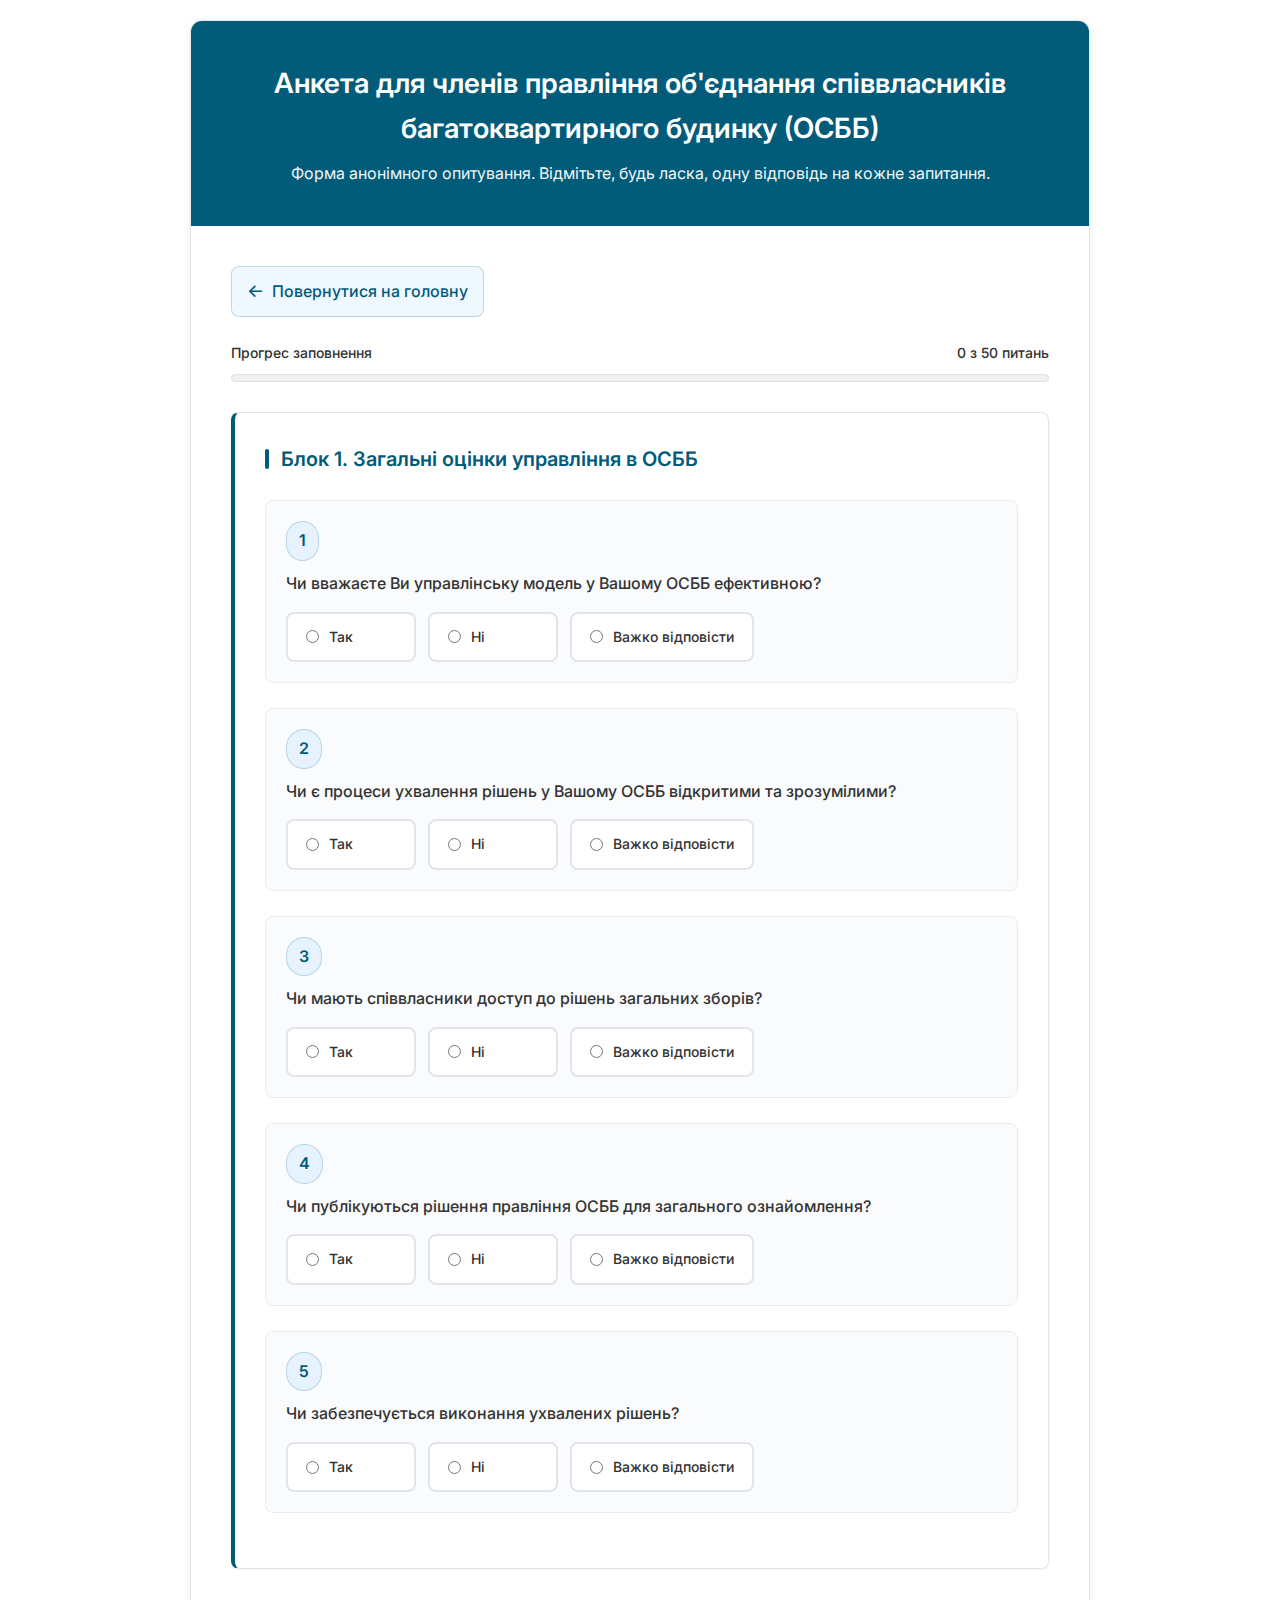
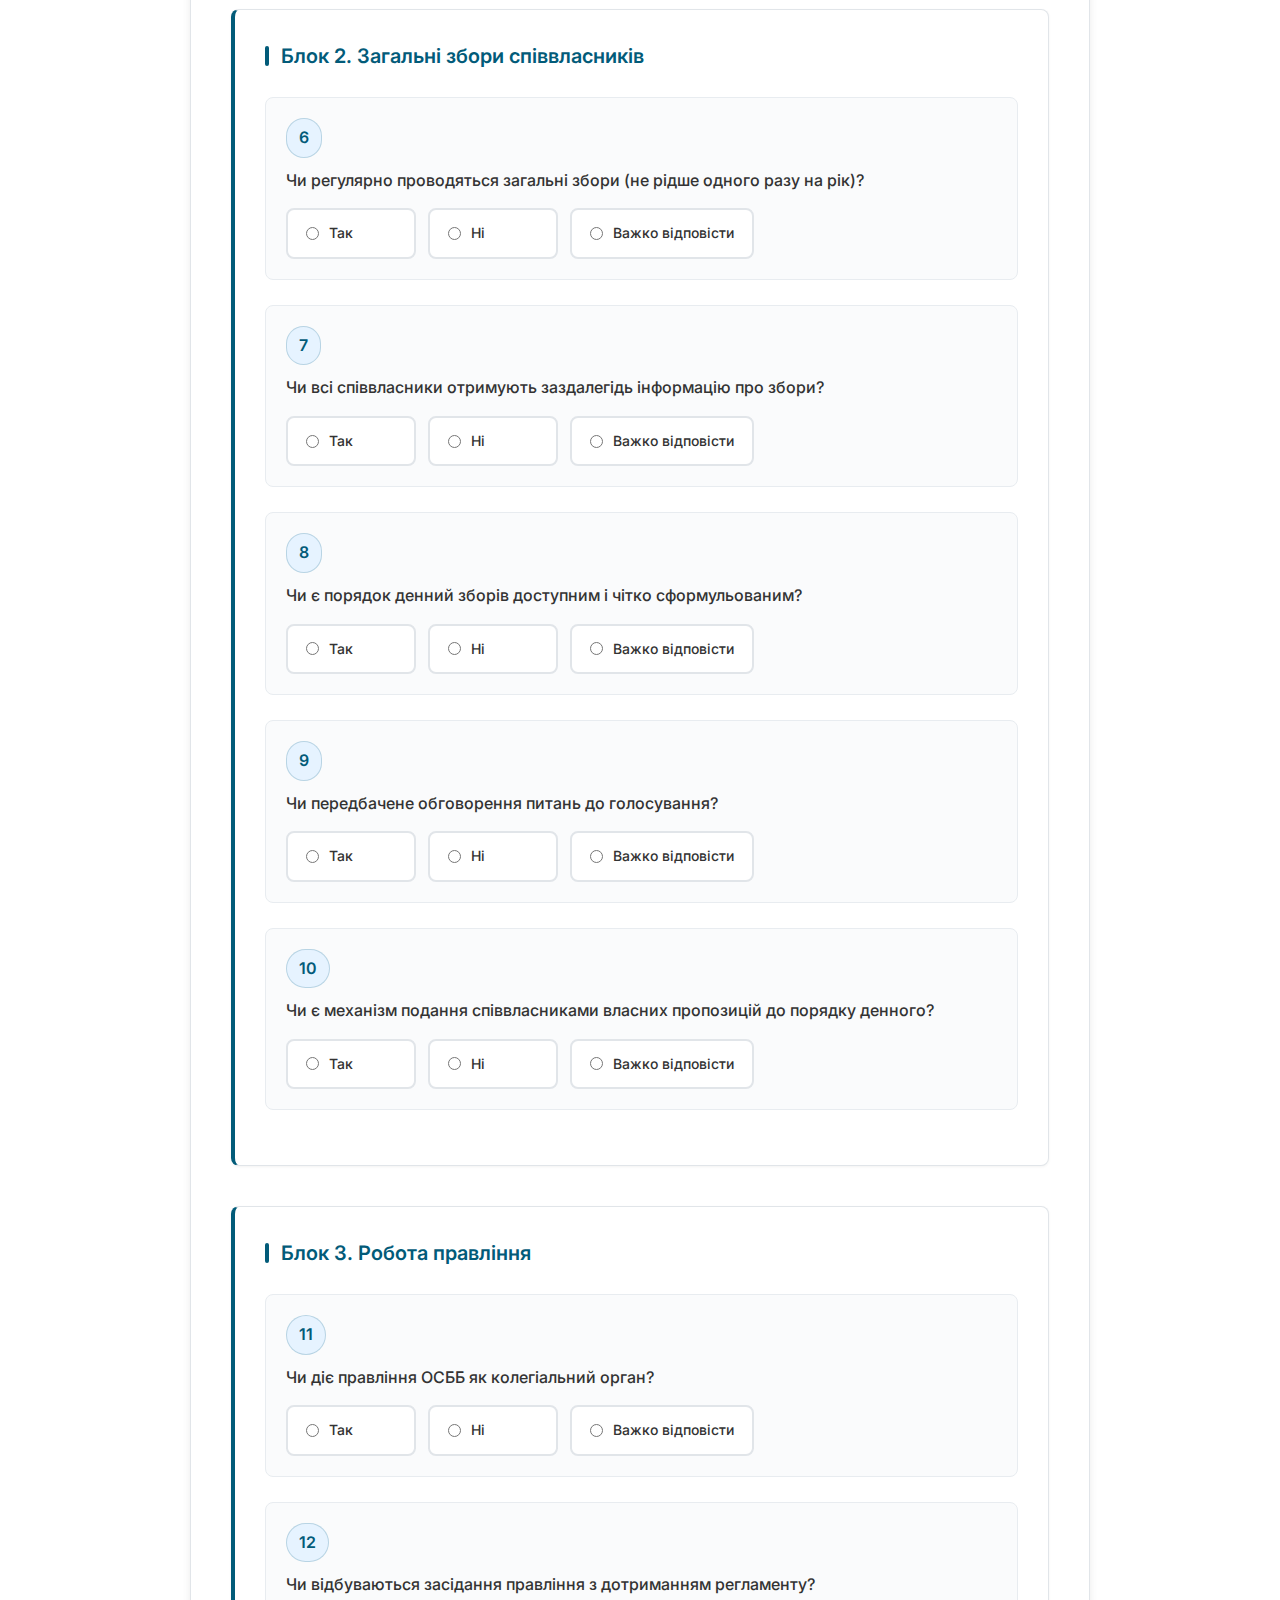
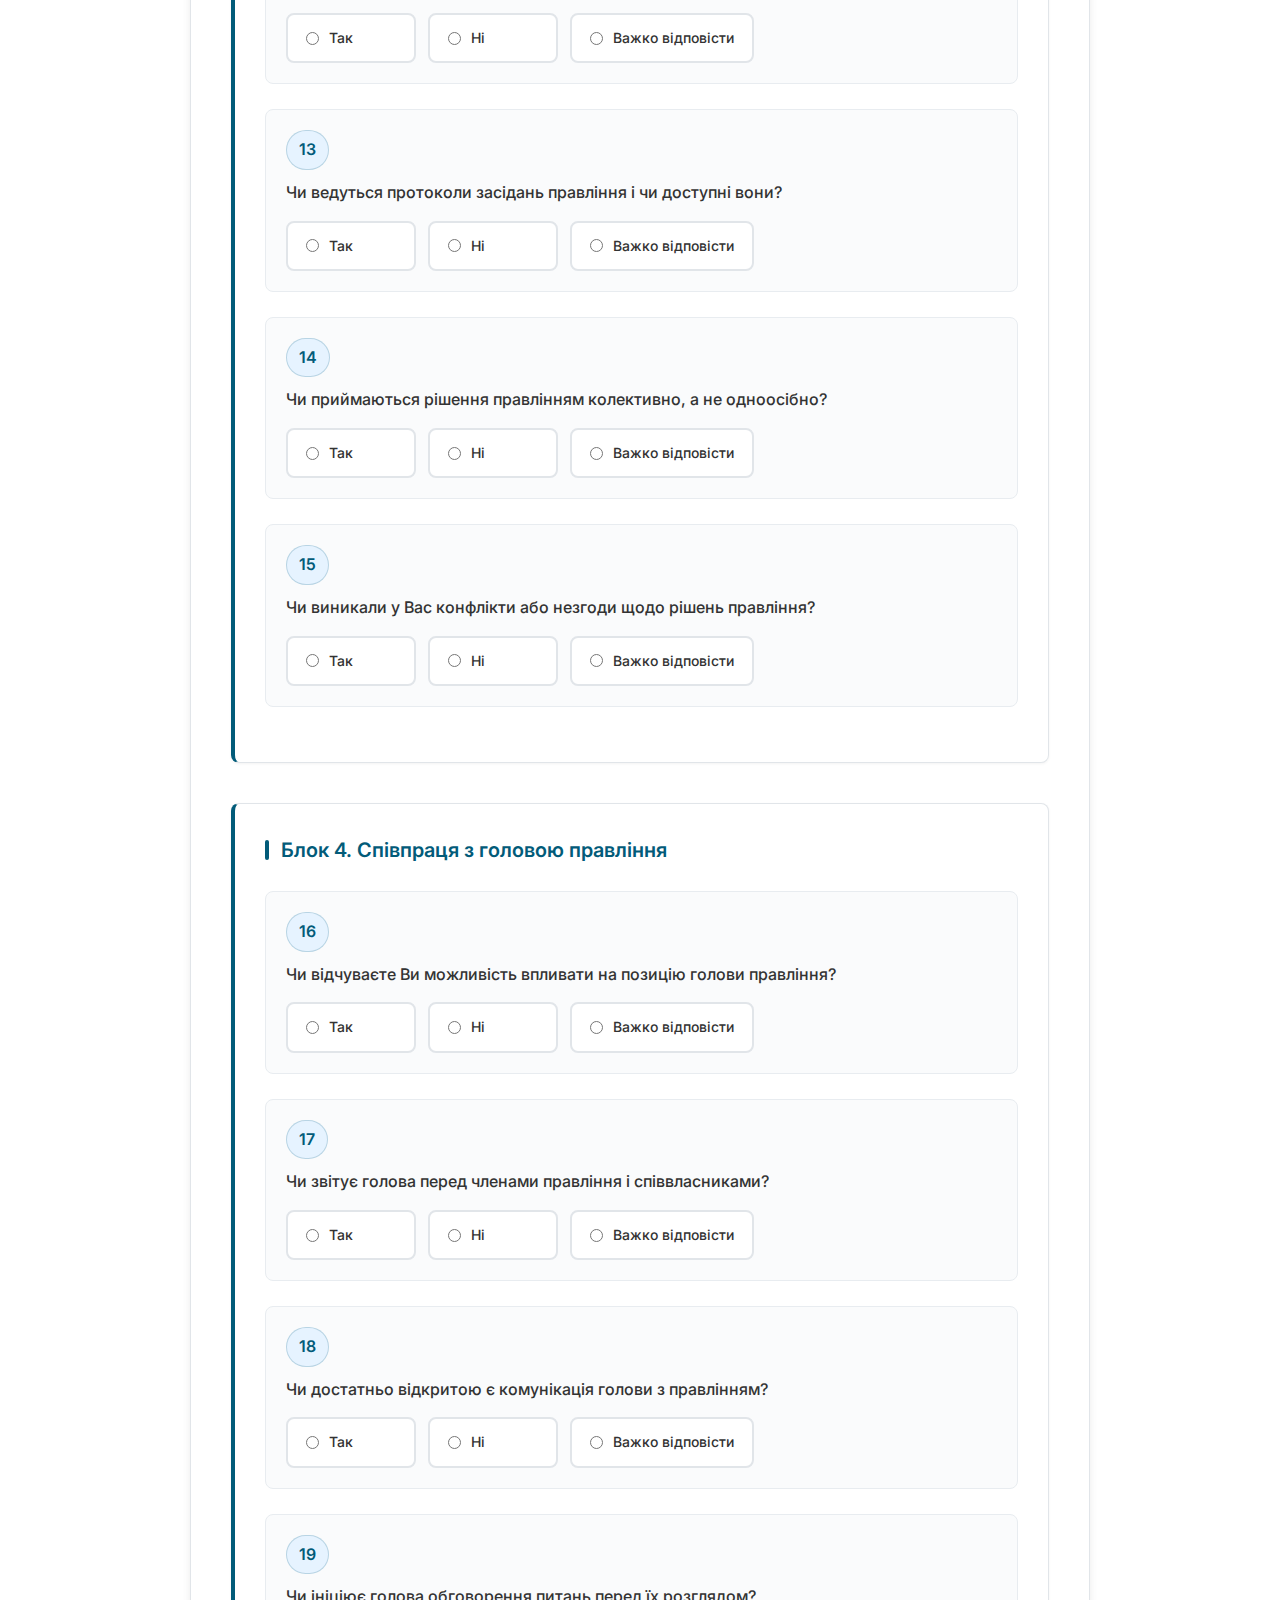
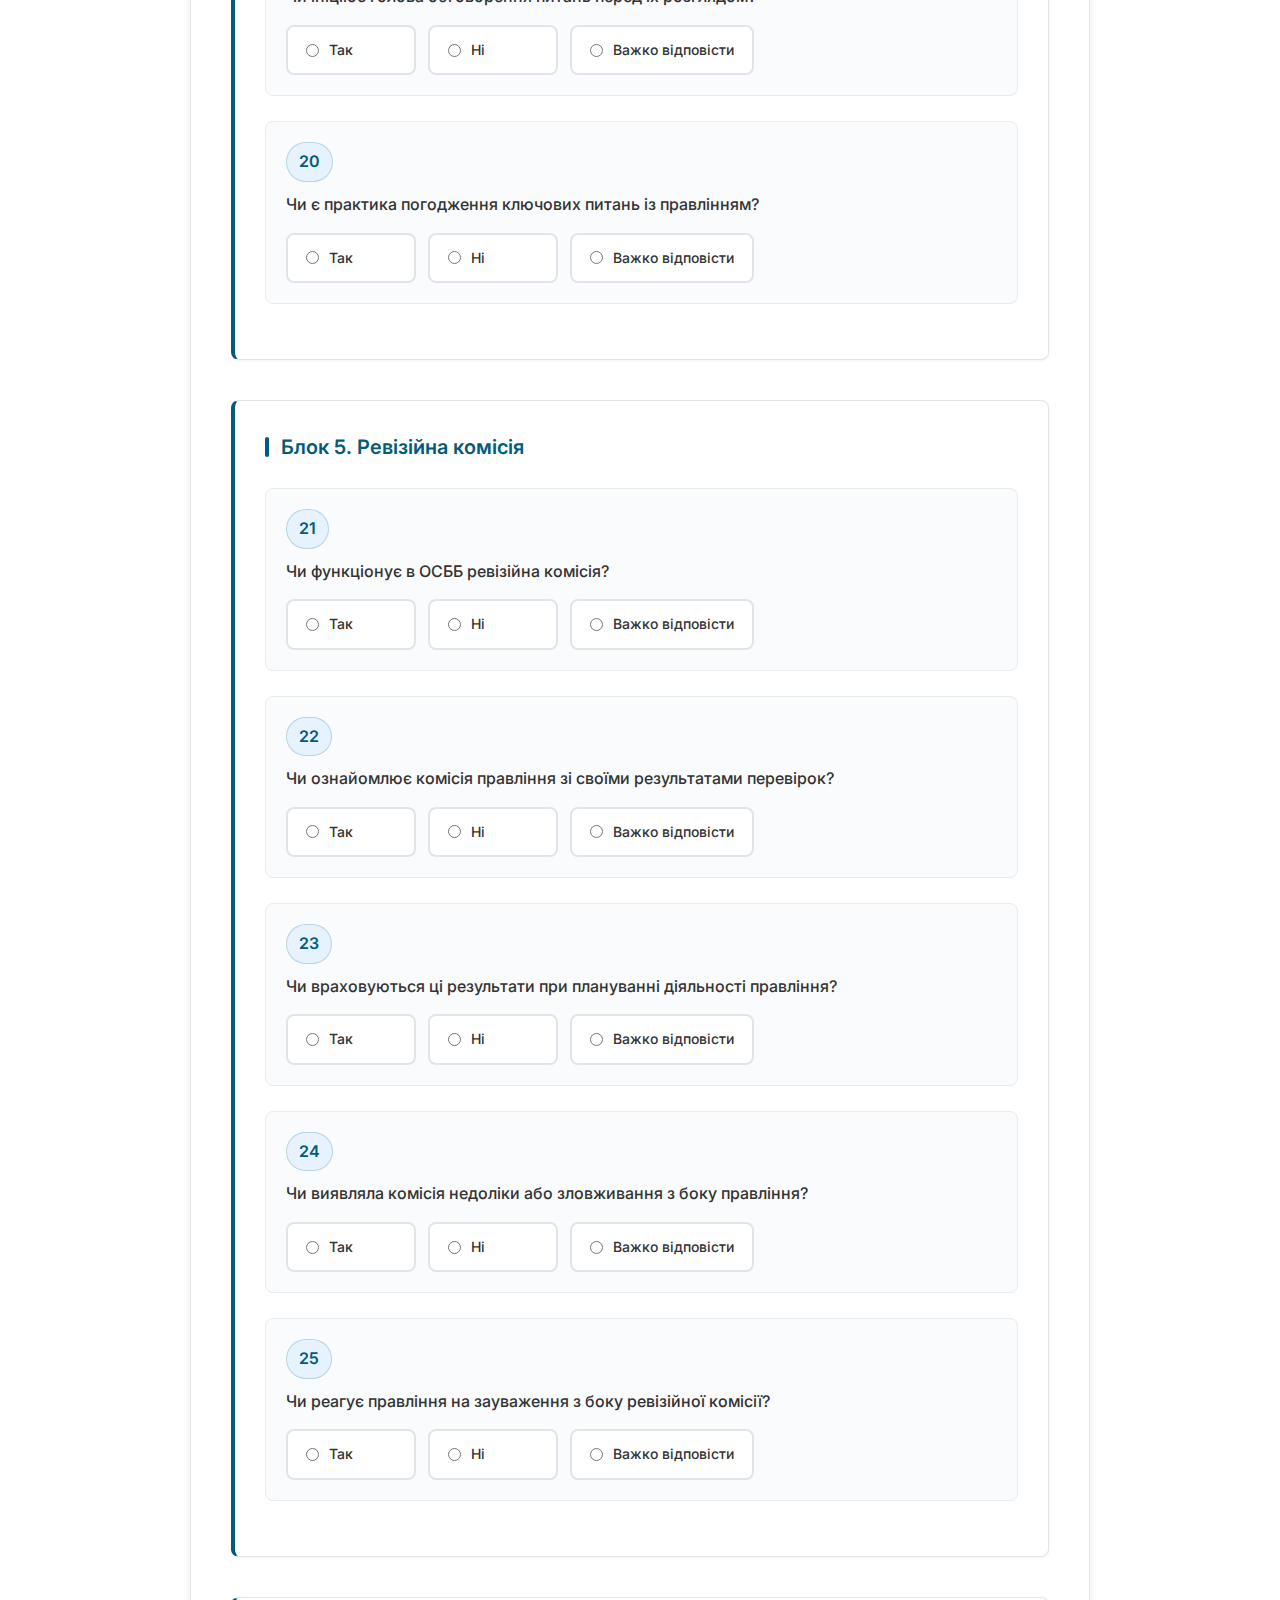
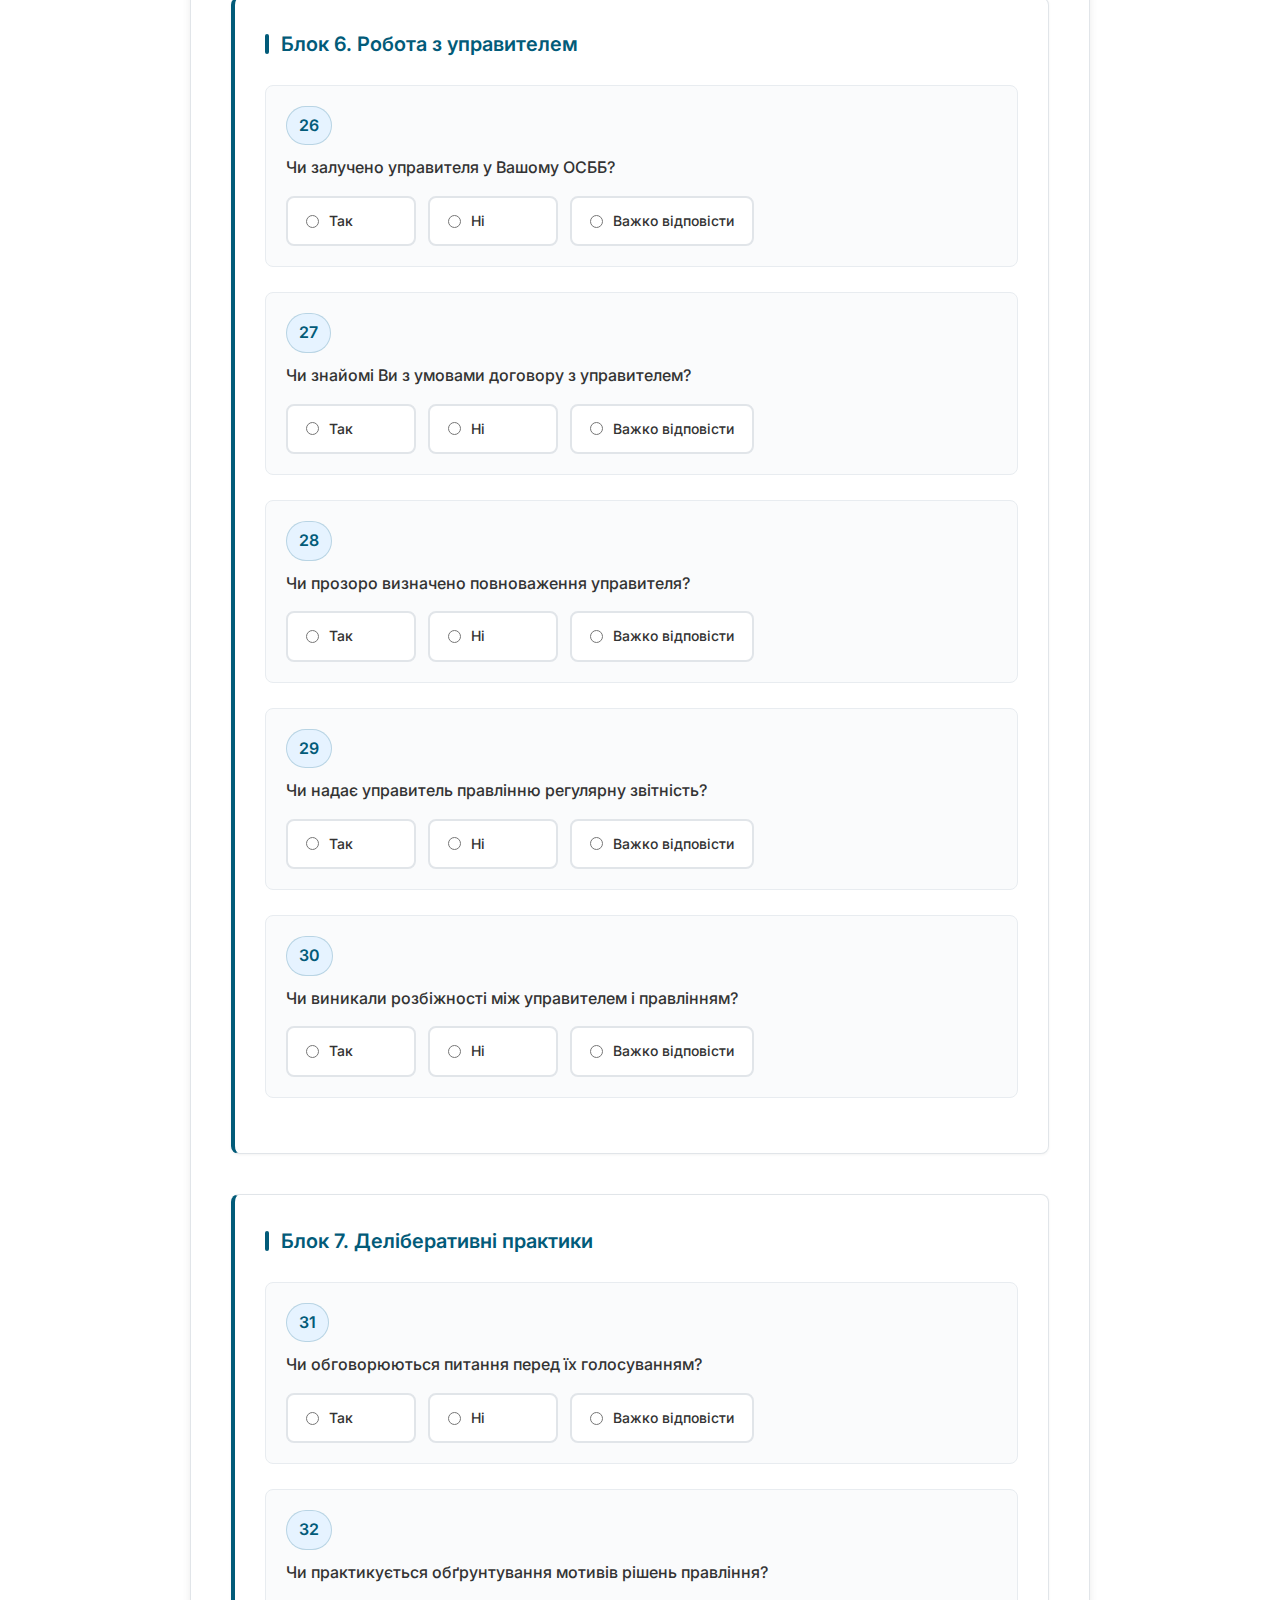
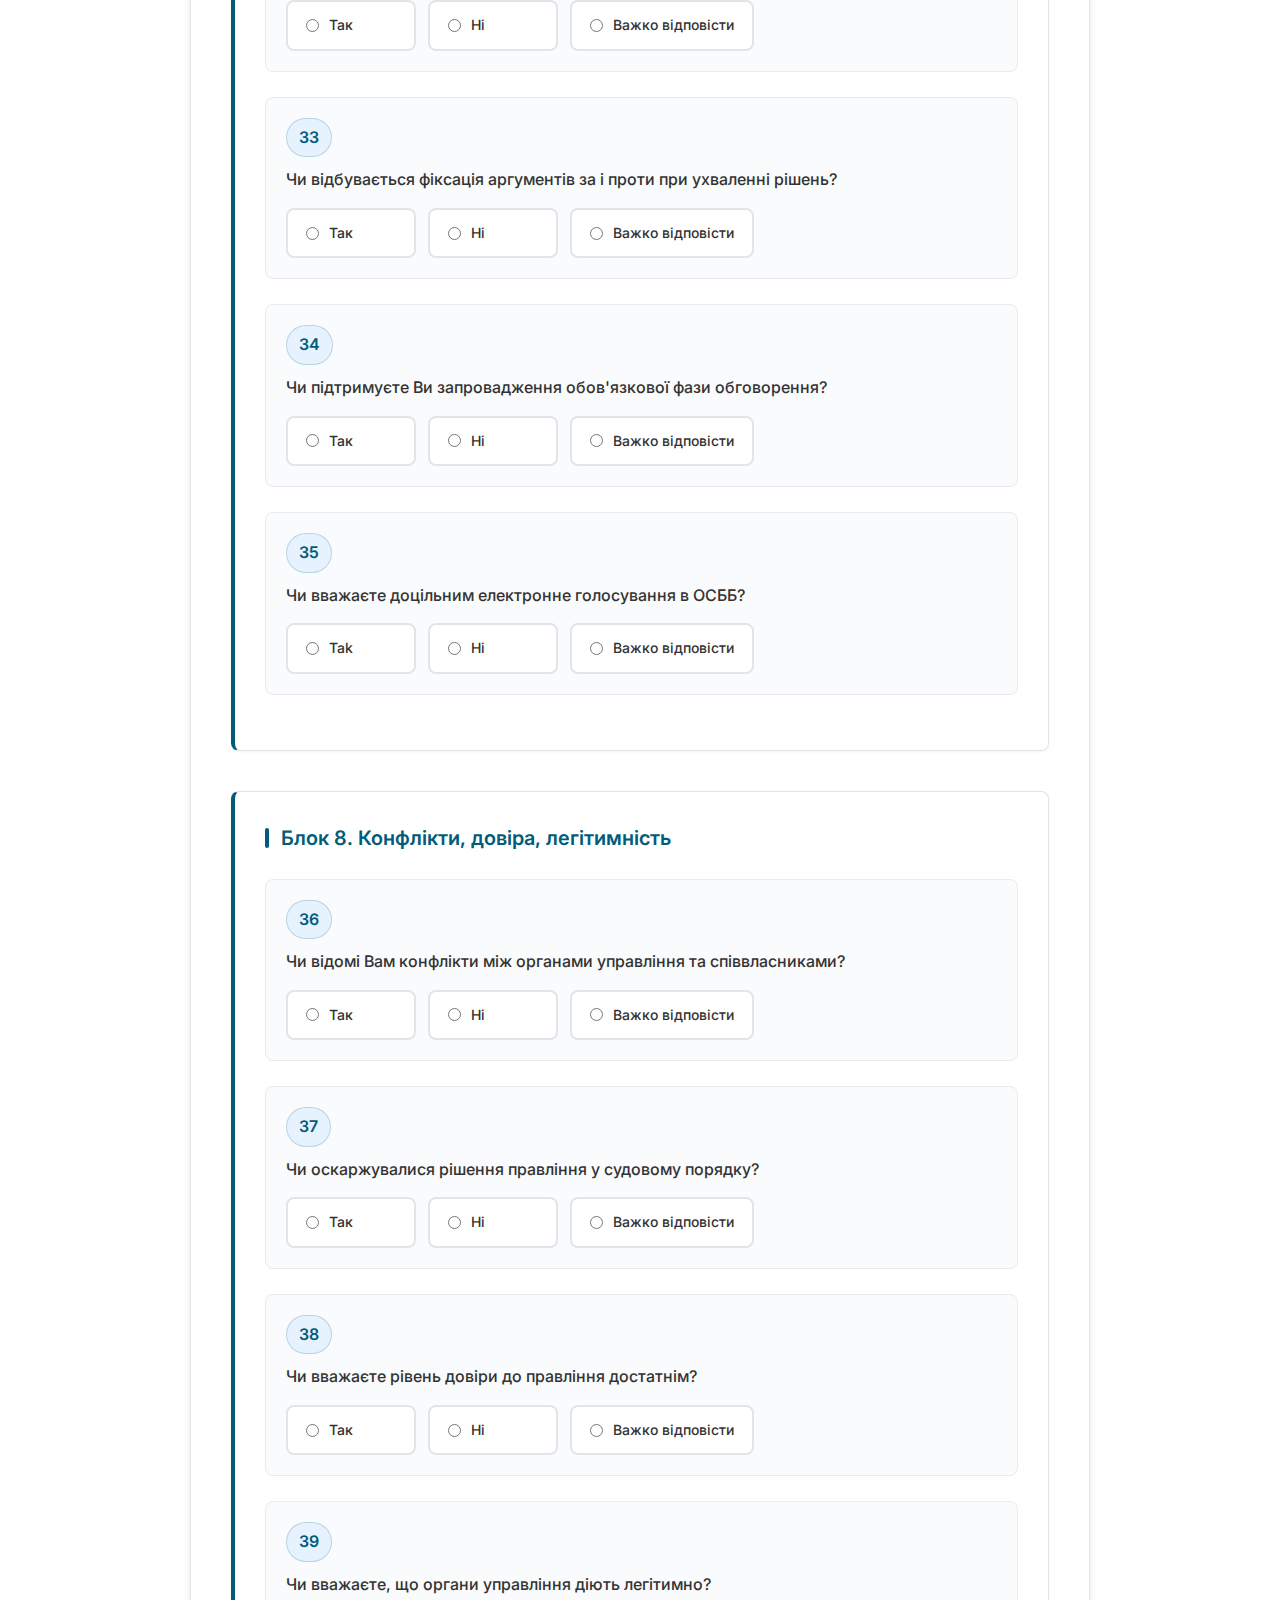
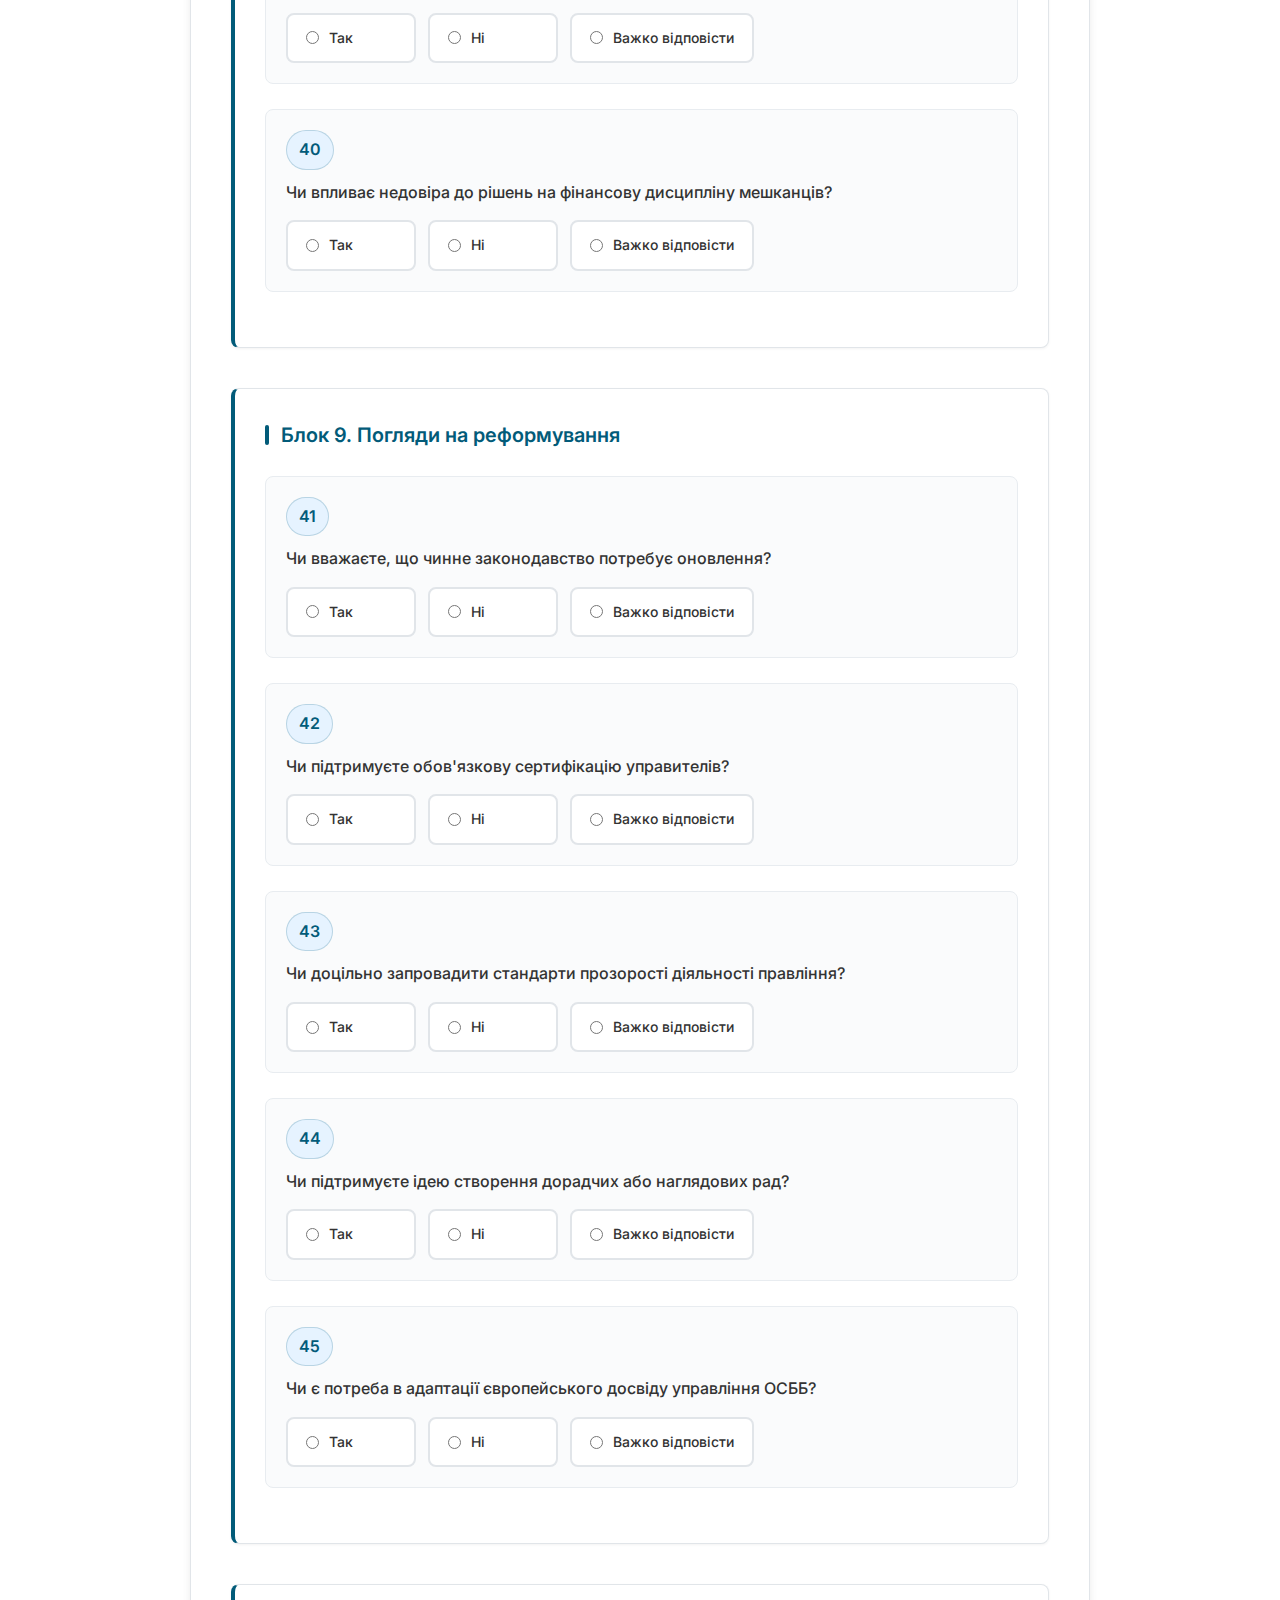
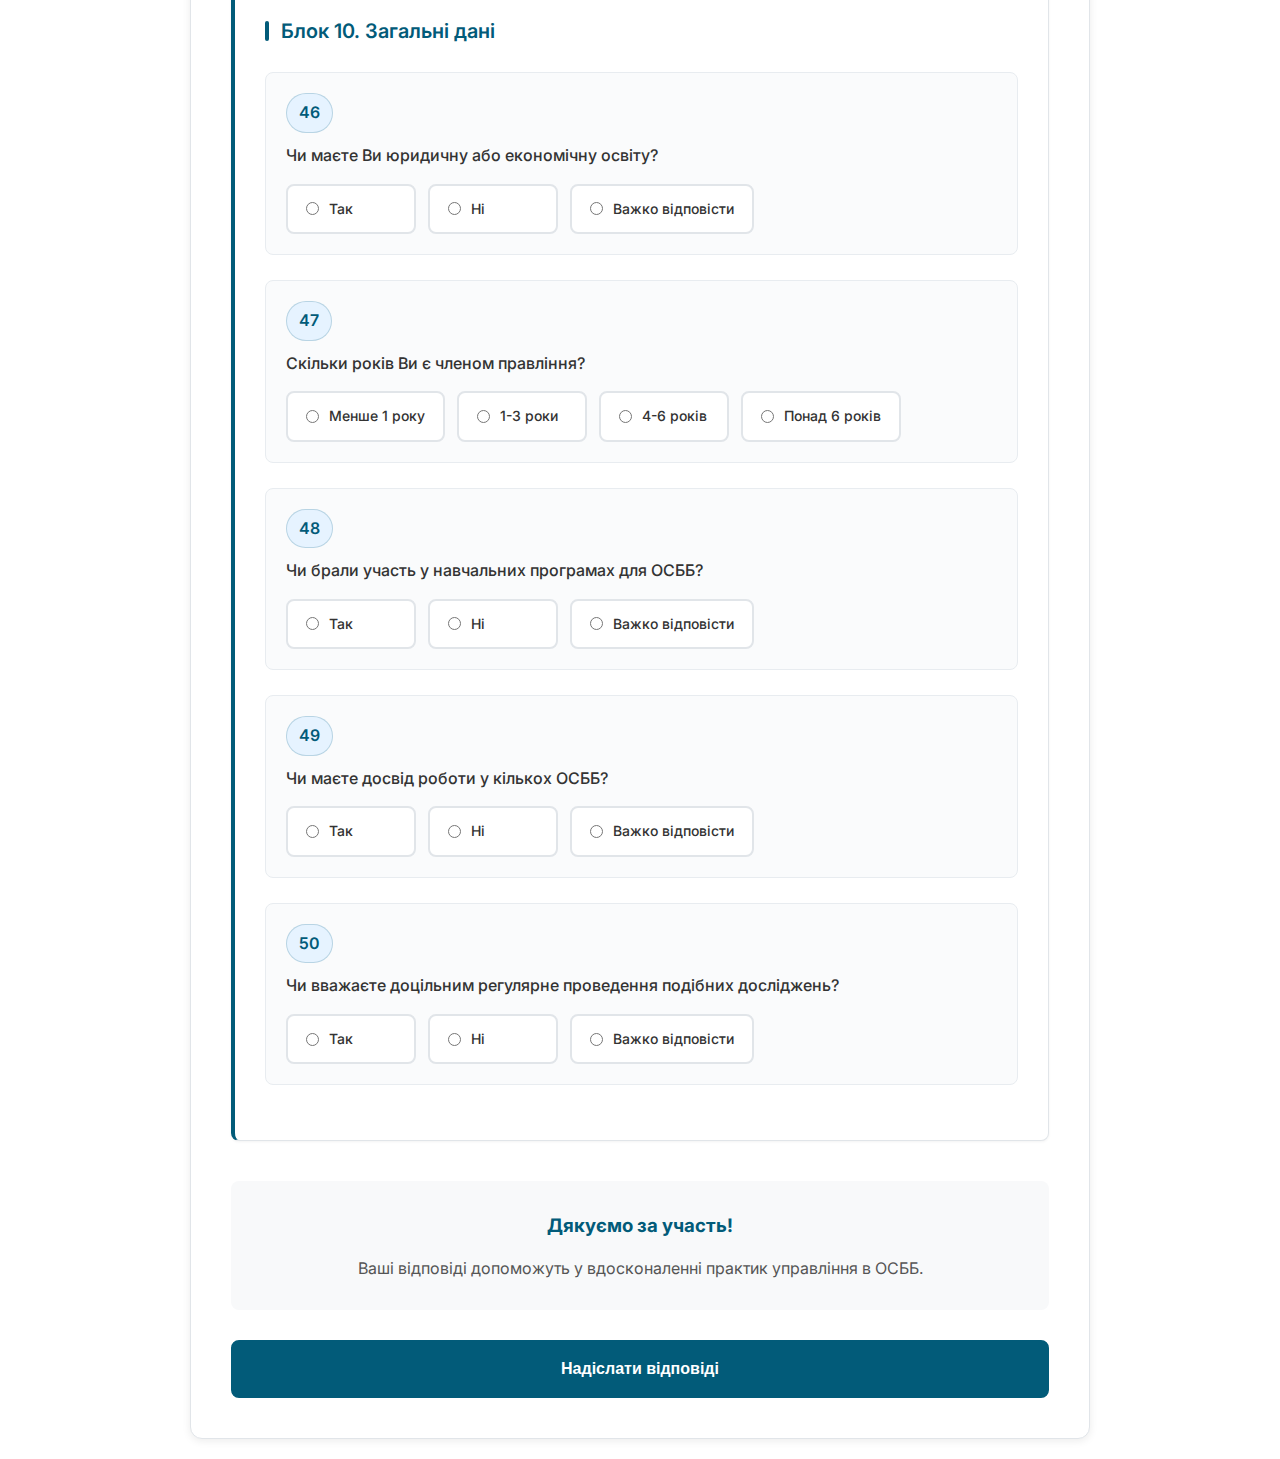
<file: form/osbb_members_board.html>
<!DOCTYPE html>
<html lang="uk">
<head>
    <meta charset="UTF-8">
    <meta name="viewport" content="width=device-width, initial-scale=1.0">
    <title>Анкета для членів правління об'єднання співвласників багатоквартирного будинку (ОСББ)</title>
    <link rel="stylesheet" href="css/style.css">
</head>
<body>
    <div class="survey-container">
        <div class="survey-header">
            <h1>Анкета для членів правління об'єднання співвласників багатоквартирного будинку (ОСББ)</h1>
            <p>Форма анонімного опитування. Відмітьте, будь ласка, одну відповідь на кожне запитання.</p>
        </div>

        <div class="survey-form">
            <a href="../index.html" class="back-link">Повернутися на головну</a>
            
            <div class="progress-container">
                <div class="progress-info">
                    <span>Прогрес заповнення</span>
                    <span id="progressText">0 з 50 питань</span>
                </div>
                <div class="progress-bar">
                    <div class="progress-fill" id="progressFill"></div>
                </div>
            </div>

            <div id="successMessage" class="message success-message hidden">
                <h4>✅ Дякуємо за участь у дослідженні!</h4>
                <p>Ваші відповіді успішно збережено та передано для аналізу.</p>
                <p><strong>ID відповіді:</strong> <span id="responseId"></span></p>
            </div>

            <div id="errorMessage" class="message error-message hidden">
                <h4>❌ Помилка відправки</h4>
                <p id="errorText"></p>
            </div>

            <form id="surveyForm">
                <!-- Блок 1. Загальні оцінки управління в ОСББ -->
                <div class="question-block">
                    <h3>Блок 1. Загальні оцінки управління в ОСББ</h3>
                    
                    <div class="question">
                        <div class="question-number">1</div>
                        <div class="question-text">Чи вважаєте Ви управлінську модель у Вашому ОСББ ефективною?</div>
                        <div class="options">
                            <div class="option" onclick="selectOption(this, 'q1', 'yes')">
                                <input type="radio" id="q1_yes" name="q1" value="yes">
                                <label for="q1_yes">Так</label>
                            </div>
                            <div class="option" onclick="selectOption(this, 'q1', 'no')">
                                <input type="radio" id="q1_no" name="q1" value="no">
                                <label for="q1_no">Ні</label>
                            </div>
                            <div class="option" onclick="selectOption(this, 'q1', 'undecided')">
                                <input type="radio" id="q1_undecided" name="q1" value="undecided">
                                <label for="q1_undecided">Важко відповісти</label>
                            </div>
                        </div>
                    </div>

                    <div class="question">
                        <div class="question-number">2</div>
                        <div class="question-text">Чи є процеси ухвалення рішень у Вашому ОСББ відкритими та зрозумілими?</div>
                        <div class="options">
                            <div class="option" onclick="selectOption(this, 'q2', 'yes')">
                                <input type="radio" id="q2_yes" name="q2" value="yes">
                                <label for="q2_yes">Так</label>
                            </div>
                            <div class="option" onclick="selectOption(this, 'q2', 'no')">
                                <input type="radio" id="q2_no" name="q2" value="no">
                                <label for="q2_no">Ні</label>
                            </div>
                            <div class="option" onclick="selectOption(this, 'q2', 'undecided')">
                                <input type="radio" id="q2_undecided" name="q2" value="undecided">
                                <label for="q2_undecided">Важко відповісти</label>
                            </div>
                        </div>
                    </div>

                    <div class="question">
                        <div class="question-number">3</div>
                        <div class="question-text">Чи мають співвласники доступ до рішень загальних зборів?</div>
                        <div class="options">
                            <div class="option" onclick="selectOption(this, 'q3', 'yes')">
                                <input type="radio" id="q3_yes" name="q3" value="yes">
                                <label for="q3_yes">Так</label>
                            </div>
                            <div class="option" onclick="selectOption(this, 'q3', 'no')">
                                <input type="radio" id="q3_no" name="q3" value="no">
                                <label for="q3_no">Ні</label>
                            </div>
                            <div class="option" onclick="selectOption(this, 'q3', 'undecided')">
                                <input type="radio" id="q3_undecided" name="q3" value="undecided">
                                <label for="q3_undecided">Важко відповісти</label>
                            </div>
                        </div>
                    </div>

                    <div class="question">
                        <div class="question-number">4</div>
                        <div class="question-text">Чи публікуються рішення правління ОСББ для загального ознайомлення?</div>
                        <div class="options">
                            <div class="option" onclick="selectOption(this, 'q4', 'yes')">
                                <input type="radio" id="q4_yes" name="q4" value="yes">
                                <label for="q4_yes">Так</label>
                            </div>
                            <div class="option" onclick="selectOption(this, 'q4', 'no')">
                                <input type="radio" id="q4_no" name="q4" value="no">
                                <label for="q4_no">Ні</label>
                            </div>
                            <div class="option" onclick="selectOption(this, 'q4', 'undecided')">
                                <input type="radio" id="q4_undecided" name="q4" value="undecided">
                                <label for="q4_undecided">Важко відповісти</label>
                            </div>
                        </div>
                    </div>

                    <div class="question">
                        <div class="question-number">5</div>
                        <div class="question-text">Чи забезпечується виконання ухвалених рішень?</div>
                        <div class="options">
                            <div class="option" onclick="selectOption(this, 'q5', 'yes')">
                                <input type="radio" id="q5_yes" name="q5" value="yes">
                                <label for="q5_yes">Так</label>
                            </div>
                            <div class="option" onclick="selectOption(this, 'q5', 'no')">
                                <input type="radio" id="q5_no" name="q5" value="no">
                                <label for="q5_no">Ні</label>
                            </div>
                            <div class="option" onclick="selectOption(this, 'q5', 'undecided')">
                                <input type="radio" id="q5_undecided" name="q5" value="undecided">
                                <label for="q5_undecided">Важко відповісти</label>
                            </div>
                        </div>
                    </div>
                </div>

                <!-- Блок 2. Загальні збори співвласників -->
                <div class="question-block">
                    <h3>Блок 2. Загальні збори співвласників</h3>
                    
                    <div class="question">
                        <div class="question-number">6</div>
                        <div class="question-text">Чи регулярно проводяться загальні збори (не рідше одного разу на рік)?</div>
                        <div class="options">
                            <div class="option" onclick="selectOption(this, 'q6', 'yes')">
                                <input type="radio" id="q6_yes" name="q6" value="yes">
                                <label for="q6_yes">Так</label>
                            </div>
                            <div class="option" onclick="selectOption(this, 'q6', 'no')">
                                <input type="radio" id="q6_no" name="q6" value="no">
                                <label for="q6_no">Ні</label>
                            </div>
                            <div class="option" onclick="selectOption(this, 'q6', 'undecided')">
                                <input type="radio" id="q6_undecided" name="q6" value="undecided">
                                <label for="q6_undecided">Важко відповісти</label>
                            </div>
                        </div>
                    </div>

                    <div class="question">
                        <div class="question-number">7</div>
                        <div class="question-text">Чи всі співвласники отримують заздалегідь інформацію про збори?</div>
                        <div class="options">
                            <div class="option" onclick="selectOption(this, 'q7', 'yes')">
                                <input type="radio" id="q7_yes" name="q7" value="yes">
                                <label for="q7_yes">Так</label>
                            </div>
                            <div class="option" onclick="selectOption(this, 'q7', 'no')">
                                <input type="radio" id="q7_no" name="q7" value="no">
                                <label for="q7_no">Ні</label>
                            </div>
                            <div class="option" onclick="selectOption(this, 'q7', 'undecided')">
                                <input type="radio" id="q7_undecided" name="q7" value="undecided">
                                <label for="q7_undecided">Важко відповісти</label>
                            </div>
                        </div>
                    </div>

                    <div class="question">
                        <div class="question-number">8</div>
                        <div class="question-text">Чи є порядок денний зборів доступним і чітко сформульованим?</div>
                        <div class="options">
                            <div class="option" onclick="selectOption(this, 'q8', 'yes')">
                                <input type="radio" id="q8_yes" name="q8" value="yes">
                                <label for="q8_yes">Так</label>
                            </div>
                            <div class="option" onclick="selectOption(this, 'q8', 'no')">
                                <input type="radio" id="q8_no" name="q8" value="no">
                                <label for="q8_no">Ні</label>
                            </div>
                            <div class="option" onclick="selectOption(this, 'q8', 'undecided')">
                                <input type="radio" id="q8_undecided" name="q8" value="undecided">
                                <label for="q8_undecided">Важко відповісти</label>
                            </div>
                        </div>
                    </div>

                    <div class="question">
                        <div class="question-number">9</div>
                        <div class="question-text">Чи передбачене обговорення питань до голосування?</div>
                        <div class="options">
                            <div class="option" onclick="selectOption(this, 'q9', 'yes')">
                                <input type="radio" id="q9_yes" name="q9" value="yes">
                                <label for="q9_yes">Так</label>
                            </div>
                            <div class="option" onclick="selectOption(this, 'q9', 'no')">
                                <input type="radio" id="q9_no" name="q9" value="no">
                                <label for="q9_no">Ні</label>
                            </div>
                            <div class="option" onclick="selectOption(this, 'q9', 'undecided')">
                                <input type="radio" id="q9_undecided" name="q9" value="undecided">
                                <label for="q9_undecided">Важко відповісти</label>
                            </div>
                        </div>
                    </div>

                    <div class="question">
                        <div class="question-number">10</div>
                        <div class="question-text">Чи є механізм подання співвласниками власних пропозицій до порядку денного?</div>
                        <div class="options">
                            <div class="option" onclick="selectOption(this, 'q10', 'yes')">
                                <input type="radio" id="q10_yes" name="q10" value="yes">
                                <label for="q10_yes">Так</label>
                            </div>
                            <div class="option" onclick="selectOption(this, 'q10', 'no')">
                                <input type="radio" id="q10_no" name="q10" value="no">
                                <label for="q10_no">Ні</label>
                            </div>
                            <div class="option" onclick="selectOption(this, 'q10', 'undecided')">
                                <input type="radio" id="q10_undecided" name="q10" value="undecided">
                                <label for="q10_undecided">Важко відповісти</label>
                            </div>
                        </div>
                    </div>
                </div>

                <!-- Блок 3. Робота правління -->
                <div class="question-block">
                    <h3>Блок 3. Робота правління</h3>
                    
                    <div class="question">
                        <div class="question-number">11</div>
                        <div class="question-text">Чи діє правління ОСББ як колегіальний орган?</div>
                        <div class="options">
                            <div class="option" onclick="selectOption(this, 'q11', 'yes')">
                                <input type="radio" id="q11_yes" name="q11" value="yes">
                                <label for="q11_yes">Так</label>
                            </div>
                            <div class="option" onclick="selectOption(this, 'q11', 'no')">
                                <input type="radio" id="q11_no" name="q11" value="no">
                                <label for="q11_no">Ні</label>
                            </div>
                            <div class="option" onclick="selectOption(this, 'q11', 'undecided')">
                                <input type="radio" id="q11_undecided" name="q11" value="undecided">
                                <label for="q11_undecided">Важко відповісти</label>
                            </div>
                        </div>
                    </div>

                    <div class="question">
                        <div class="question-number">12</div>
                        <div class="question-text">Чи відбуваються засідання правління з дотриманням регламенту?</div>
                        <div class="options">
                            <div class="option" onclick="selectOption(this, 'q12', 'yes')">
                                <input type="radio" id="q12_yes" name="q12" value="yes">
                                <label for="q12_yes">Так</label>
                            </div>
                            <div class="option" onclick="selectOption(this, 'q12', 'no')">
                                <input type="radio" id="q12_no" name="q12" value="no">
                                <label for="q12_no">Ні</label>
                            </div>
                            <div class="option" onclick="selectOption(this, 'q12', 'undecided')">
                                <input type="radio" id="q12_undecided" name="q12" value="undecided">
                                <label for="q12_undecided">Важко відповісти</label>
                            </div>
                        </div>
                    </div>

                    <div class="question">
                        <div class="question-number">13</div>
                        <div class="question-text">Чи ведуться протоколи засідань правління і чи доступні вони?</div>
                        <div class="options">
                            <div class="option" onclick="selectOption(this, 'q13', 'yes')">
                                <input type="radio" id="q13_yes" name="q13" value="yes">
                                <label for="q13_yes">Так</label>
                            </div>
                            <div class="option" onclick="selectOption(this, 'q13', 'no')">
                                <input type="radio" id="q13_no" name="q13" value="no">
                                <label for="q13_no">Ні</label>
                            </div>
                            <div class="option" onclick="selectOption(this, 'q13', 'undecided')">
                                <input type="radio" id="q13_undecided" name="q13" value="undecided">
                                <label for="q13_undecided">Важко відповісти</label>
                            </div>
                        </div>
                    </div>

                    <div class="question">
                        <div class="question-number">14</div>
                        <div class="question-text">Чи приймаються рішення правлінням колективно, а не одноосібно?</div>
                        <div class="options">
                            <div class="option" onclick="selectOption(this, 'q14', 'yes')">
                                <input type="radio" id="q14_yes" name="q14" value="yes">
                                <label for="q14_yes">Так</label>
                            </div>
                            <div class="option" onclick="selectOption(this, 'q14', 'no')">
                                <input type="radio" id="q14_no" name="q14" value="no">
                                <label for="q14_no">Ні</label>
                            </div>
                            <div class="option" onclick="selectOption(this, 'q14', 'undecided')">
                                <input type="radio" id="q14_undecided" name="q14" value="undecided">
                                <label for="q14_undecided">Важко відповісти</label>
                            </div>
                        </div>
                    </div>

                    <div class="question">
                        <div class="question-number">15</div>
                        <div class="question-text">Чи виникали у Вас конфлікти або незгоди щодо рішень правління?</div>
                        <div class="options">
                            <div class="option" onclick="selectOption(this, 'q15', 'yes')">
                                <input type="radio" id="q15_yes" name="q15" value="yes">
                                <label for="q15_yes">Так</label>
                            </div>
                            <div class="option" onclick="selectOption(this, 'q15', 'no')">
                                <input type="radio" id="q15_no" name="q15" value="no">
                                <label for="q15_no">Ні</label>
                            </div>
                            <div class="option" onclick="selectOption(this, 'q15', 'undecided')">
                                <input type="radio" id="q15_undecided" name="q15" value="undecided">
                                <label for="q15_undecided">Важко відповісти</label>
                            </div>
                        </div>
                    </div>
                </div>

                <!-- Блок 4. Співпраця з головою правління -->
                <div class="question-block">
                    <h3>Блок 4. Співпраця з головою правління</h3>
                    
                    <div class="question">
                        <div class="question-number">16</div>
                        <div class="question-text">Чи відчуваєте Ви можливість впливати на позицію голови правління?</div>
                        <div class="options">
                            <div class="option" onclick="selectOption(this, 'q16', 'yes')">
                                <input type="radio" id="q16_yes" name="q16" value="yes">
                                <label for="q16_yes">Так</label>
                            </div>
                            <div class="option" onclick="selectOption(this, 'q16', 'no')">
                                <input type="radio" id="q16_no" name="q16" value="no">
                                <label for="q16_no">Ні</label>
                            </div>
                            <div class="option" onclick="selectOption(this, 'q16', 'undecided')">
                                <input type="radio" id="q16_undecided" name="q16" value="undecided">
                                <label for="q16_undecided">Важко відповісти</label>
                            </div>
                        </div>
                    </div>

                    <div class="question">
                        <div class="question-number">17</div>
                        <div class="question-text">Чи звітує голова перед членами правління і співвласниками?</div>
                        <div class="options">
                            <div class="option" onclick="selectOption(this, 'q17', 'yes')">
                                <input type="radio" id="q17_yes" name="q17" value="yes">
                                <label for="q17_yes">Так</label>
                            </div>
                            <div class="option" onclick="selectOption(this, 'q17', 'no')">
                                <input type="radio" id="q17_no" name="q17" value="no">
                                <label for="q17_no">Ні</label>
                            </div>
                            <div class="option" onclick="selectOption(this, 'q17', 'undecided')">
                                <input type="radio" id="q17_undecided" name="q17" value="undecided">
                                <label for="q17_undecided">Важко відповісти</label>
                            </div>
                        </div>
                    </div>

                    <div class="question">
                        <div class="question-number">18</div>
                        <div class="question-text">Чи достатньо відкритою є комунікація голови з правлінням?</div>
                        <div class="options">
                            <div class="option" onclick="selectOption(this, 'q18', 'yes')">
                                <input type="radio" id="q18_yes" name="q18" value="yes">
                                <label for="q18_yes">Так</label>
                            </div>
                            <div class="option" onclick="selectOption(this, 'q18', 'no')">
                                <input type="radio" id="q18_no" name="q18" value="no">
                                <label for="q18_no">Ні</label>
                            </div>
                            <div class="option" onclick="selectOption(this, 'q18', 'undecided')">
                                <input type="radio" id="q18_undecided" name="q18" value="undecided">
                                <label for="q18_undecided">Важко відповісти</label>
                            </div>
                        </div>
                    </div>

                    <div class="question">
                        <div class="question-number">19</div>
                        <div class="question-text">Чи ініціює голова обговорення питань перед їх розглядом?</div>
                        <div class="options">
                            <div class="option" onclick="selectOption(this, 'q19', 'yes')">
                                <input type="radio" id="q19_yes" name="q19" value="yes">
                                <label for="q19_yes">Так</label>
                            </div>
                            <div class="option" onclick="selectOption(this, 'q19', 'no')">
                                <input type="radio" id="q19_no" name="q19" value="no">
                                <label for="q19_no">Ні</label>
                            </div>
                            <div class="option" onclick="selectOption(this, 'q19', 'undecided')">
                                <input type="radio" id="q19_undecided" name="q19" value="undecided">
                                <label for="q19_undecided">Важко відповісти</label>
                            </div>
                        </div>
                    </div>

                    <div class="question">
                        <div class="question-number">20</div>
                        <div class="question-text">Чи є практика погодження ключових питань із правлінням?</div>
                        <div class="options">
                            <div class="option" onclick="selectOption(this, 'q20', 'yes')">
                                <input type="radio" id="q20_yes" name="q20" value="yes">
                                <label for="q20_yes">Так</label>
                            </div>
                            <div class="option" onclick="selectOption(this, 'q20', 'no')">
                                <input type="radio" id="q20_no" name="q20" value="no">
                                <label for="q20_no">Ні</label>
                            </div>
                            <div class="option" onclick="selectOption(this, 'q20', 'undecided')">
                                <input type="radio" id="q20_undecided" name="q20" value="undecided">
                                <label for="q20_undecided">Важко відповісти</label>
                            </div>
                        </div>
                    </div>
                </div>

                <!-- Блок 5. Ревізійна комісія -->
                <div class="question-block">
                    <h3>Блок 5. Ревізійна комісія</h3>
                    
                    <div class="question">
                        <div class="question-number">21</div>
                        <div class="question-text">Чи функціонує в ОСББ ревізійна комісія?</div>
                        <div class="options">
                            <div class="option" onclick="selectOption(this, 'q21', 'yes')">
                                <input type="radio" id="q21_yes" name="q21" value="yes">
                                <label for="q21_yes">Так</label>
                            </div>
                            <div class="option" onclick="selectOption(this, 'q21', 'no')">
                                <input type="radio" id="q21_no" name="q21" value="no">
                                <label for="q21_no">Ні</label>
                            </div>
                            <div class="option" onclick="selectOption(this, 'q21', 'undecided')">
                                <input type="radio" id="q21_undecided" name="q21" value="undecided">
                                <label for="q21_undecided">Важко відповісти</label>
                            </div>
                        </div>
                    </div>

                    <div class="question">
                        <div class="question-number">22</div>
                        <div class="question-text">Чи ознайомлює комісія правління зі своїми результатами перевірок?</div>
                        <div class="options">
                            <div class="option" onclick="selectOption(this, 'q22', 'yes')">
                                <input type="radio" id="q22_yes" name="q22" value="yes">
                                <label for="q22_yes">Так</label>
                            </div>
                            <div class="option" onclick="selectOption(this, 'q22', 'no')">
                                <input type="radio" id="q22_no" name="q22" value="no">
                                <label for="q22_no">Ні</label>
                            </div>
                            <div class="option" onclick="selectOption(this, 'q22', 'undecided')">
                                <input type="radio" id="q22_undecided" name="q22" value="undecided">
                                <label for="q22_undecided">Важко відповісти</label>
                            </div>
                        </div>
                    </div>

                    <div class="question">
                        <div class="question-number">23</div>
                        <div class="question-text">Чи враховуються ці результати при плануванні діяльності правління?</div>
                        <div class="options">
                            <div class="option" onclick="selectOption(this, 'q23', 'yes')">
                                <!--------------------------------------------------------------------------------------------------------------------->
                                <input type="radio" id="q23_yes" name="q23" value="yes">
                                <label for="q23_yes">Так</label>
                            </div>
                            <div class="option" onclick="selectOption(this, 'q23', 'no')">
                                <input type="radio" id="q23_no" name="q23" value="no">
                                <label for="q23_no">Ні</label>
                            </div>
                            <div class="option" onclick="selectOption(this, 'q23', 'undecided')">
                                <input type="radio" id="q23_undecided" name="q23" value="undecided">
                                <label for="q23_undecided">Важко відповісти</label>
                            </div>
                        </div>
                    </div>

                    <div class="question">
                        <div class="question-number">24</div>
                        <div class="question-text">Чи виявляла комісія недоліки або зловживання з боку правління?</div>
                        <div class="options">
                            <div class="option" onclick="selectOption(this, 'q24', 'yes')">
                                <input type="radio" id="q24_yes" name="q24" value="yes">
                                <label for="q24_yes">Так</label>
                            </div>
                            <div class="option" onclick="selectOption(this, 'q24', 'no')">
                                <input type="radio" id="q24_no" name="q24" value="no">
                                <label for="q24_no">Ні</label>
                            </div>
                            <div class="option" onclick="selectOption(this, 'q24', 'undecided')">
                                <input type="radio" id="q24_undecided" name="q24" value="undecided">
                                <label for="q24_undecided">Важко відповісти</label>
                            </div>
                        </div>
                    </div>

                    <div class="question">
                        <div class="question-number">25</div>
                        <div class="question-text">Чи реагує правління на зауваження з боку ревізійної комісії?</div>
                        <div class="options">
                            <div class="option" onclick="selectOption(this, 'q25', 'yes')">
                                <input type="radio" id="q25_yes" name="q25" value="yes">
                                <label for="q25_yes">Так</label>
                            </div>
                            <div class="option" onclick="selectOption(this, 'q25', 'no')">
                                <input type="radio" id="q25_no" name="q25" value="no">
                                <label for="q25_no">Ні</label>
                            </div>
                            <div class="option" onclick="selectOption(this, 'q25', 'undecided')">
                                <input type="radio" id="q25_undecided" name="q25" value="undecided">
                                <label for="q25_undecided">Важко відповісти</label>
                            </div>
                        </div>
                    </div>
                </div>

                <!-- Блок 6. Робота з управителем -->
                <div class="question-block">
                    <h3>Блок 6. Робота з управителем</h3>
                    
                    <div class="question">
                        <div class="question-number">26</div>
                        <div class="question-text">Чи залучено управителя у Вашому ОСББ?</div>
                        <div class="options">
                            <div class="option" onclick="selectOption(this, 'q26', 'yes')">
                                <input type="radio" id="q26_yes" name="q26" value="yes">
                                <label for="q26_yes">Так</label>
                            </div>
                            <div class="option" onclick="selectOption(this, 'q26', 'no')">
                                <input type="radio" id="q26_no" name="q26" value="no">
                                <label for="q26_no">Ні</label>
                            </div>
                            <div class="option" onclick="selectOption(this, 'q26', 'undecided')">
                                <input type="radio" id="q26_undecided" name="q26" value="undecided">
                                <label for="q26_undecided">Важко відповісти</label>
                            </div>
                        </div>
                    </div>

                    <div class="question">
                        <div class="question-number">27</div>
                        <div class="question-text">Чи знайомі Ви з умовами договору з управителем?</div>
                        <div class="options">
                            <div class="option" onclick="selectOption(this, 'q27', 'yes')">
                                <input type="radio" id="q27_yes" name="q27" value="yes">
                                <label for="q27_yes">Так</label>
                            </div>
                            <div class="option" onclick="selectOption(this, 'q27', 'no')">
                                <input type="radio" id="q27_no" name="q27" value="no">
                                <label for="q27_no">Ні</label>
                            </div>
                            <div class="option" onclick="selectOption(this, 'q27', 'undecided')">
                                <input type="radio" id="q27_undecided" name="q27" value="undecided">
                                <label for="q27_undecided">Важко відповісти</label>
                            </div>
                        </div>
                    </div>

                    <div class="question">
                        <div class="question-number">28</div>
                        <div class="question-text">Чи прозоро визначено повноваження управителя?</div>
                        <div class="options">
                            <div class="option" onclick="selectOption(this, 'q28', 'yes')">
                                <input type="radio" id="q28_yes" name="q28" value="yes">
                                <label for="q28_yes">Так</label>
                            </div>
                            <div class="option" onclick="selectOption(this, 'q28', 'no')">
                                <input type="radio" id="q28_no" name="q28" value="no">
                                <label for="q28_no">Ні</label>
                            </div>
                            <div class="option" onclick="selectOption(this, 'q28', 'undecided')">
                                <input type="radio" id="q28_undecided" name="q28" value="undecided">
                                <label for="q28_undecided">Важко відповісти</label>
                            </div>
                        </div>
                    </div>

                    <div class="question">
                        <div class="question-number">29</div>
                        <div class="question-text">Чи надає управитель правлінню регулярну звітність?</div>
                        <div class="options">
                            <div class="option" onclick="selectOption(this, 'q29', 'yes')">
                                <input type="radio" id="q29_yes" name="q29" value="yes">
                                <label for="q29_yes">Так</label>
                            </div>
                            <div class="option" onclick="selectOption(this, 'q29', 'no')">
                                <input type="radio" id="q29_no" name="q29" value="no">
                                <label for="q29_no">Ні</label>
                            </div>
                            <div class="option" onclick="selectOption(this, 'q29', 'undecided')">
                                <input type="radio" id="q29_undecided" name="q29" value="undecided">
                                <label for="q29_undecided">Важко відповісти</label>
                            </div>
                        </div>
                    </div>

                    <div class="question">
                        <div class="question-number">30</div>
                        <div class="question-text">Чи виникали розбіжності між управителем і правлінням?</div>
                        <div class="options">
                            <div class="option" onclick="selectOption(this, 'q30', 'yes')">
                                <input type="radio" id="q30_yes" name="q30" value="yes">
                                <label for="q30_yes">Так</label>
                            </div>
                            <div class="option" onclick="selectOption(this, 'q30', 'no')">
                                <input type="radio" id="q30_no" name="q30" value="no">
                                <label for="q30_no">Ні</label>
                            </div>
                            <div class="option" onclick="selectOption(this, 'q30', 'undecided')">
                                <input type="radio" id="q30_undecided" name="q30" value="undecided">
                                <label for="q30_undecided">Важко відповісти</label>
                            </div>
                        </div>
                    </div>
                </div>

                <!-- Блок 7. Деліберативні практики -->
                <div class="question-block">
                    <h3>Блок 7. Деліберативні практики</h3>
                    
                    <div class="question">
                        <div class="question-number">31</div>
                        <div class="question-text">Чи обговорюються питання перед їх голосуванням?</div>
                        <div class="options">
                            <div class="option" onclick="selectOption(this, 'q31', 'yes')">
                                <input type="radio" id="q31_yes" name="q31" value="yes">
                                <label for="q31_yes">Так</label>
                            </div>
                            <div class="option" onclick="selectOption(this, 'q31', 'no')">
                                <input type="radio" id="q31_no" name="q31" value="no">
                                <label for="q31_no">Ні</label>
                            </div>
                            <div class="option" onclick="selectOption(this, 'q31', 'undecided')">
                                <input type="radio" id="q31_undecided" name="q31" value="undecided">
                                <label for="q31_undecided">Важко відповісти</label>
                            </div>
                        </div>
                    </div>

                    <div class="question">
                        <div class="question-number">32</div>
                        <div class="question-text">Чи практикується обґрунтування мотивів рішень правління?</div>
                        <div class="options">
                            <div class="option" onclick="selectOption(this, 'q32', 'yes')">
                                <input type="radio" id="q32_yes" name="q32" value="yes">
                                <label for="q32_yes">Так</label>
                            </div>
                            <div class="option" onclick="selectOption(this, 'q32', 'no')">
                                <input type="radio" id="q32_no" name="q32" value="no">
                                <label for="q32_no">Ні</label>
                            </div>
                            <div class="option" onclick="selectOption(this, 'q32', 'undecided')">
                                <input type="radio" id="q32_undecided" name="q32" value="undecided">
                                <label for="q32_undecided">Важко відповісти</label>
                            </div>
                        </div>
                    </div>

                    <div class="question">
                        <div class="question-number">33</div>
                        <div class="question-text">Чи відбувається фіксація аргументів за і проти при ухваленні рішень?</div>
                        <div class="options">
                            <div class="option" onclick="selectOption(this, 'q33', 'yes')">
                                <input type="radio" id="q33_yes" name="q33" value="yes">
                                <label for="q33_yes">Так</label>
                            </div>
                            <div class="option" onclick="selectOption(this, 'q33', 'no')">
                                <input type="radio" id="q33_no" name="q33" value="no">
                                <label for="q33_no">Ні</label>
                            </div>
                            <div class="option" onclick="selectOption(this, 'q33', 'undecided')">
                                <input type="radio" id="q33_undecided" name="q33" value="undecided">
                                <label for="q33_undecided">Важко відповісти</label>
                            </div>
                        </div>
                    </div>

                    <div class="question">
                        <div class="question-number">34</div>
                        <div class="question-text">Чи підтримуєте Ви запровадження обов'язкової фази обговорення?</div>
                        <div class="options">
                            <div class="option" onclick="selectOption(this, 'q34', 'yes')">
                                <input type="radio" id="q34_yes" name="q34" value="yes">
                                <label for="q34_yes">Так</label>
                            </div>
                            <div class="option" onclick="selectOption(this, 'q34', 'no')">
                                <input type="radio" id="q34_no" name="q34" value="no">
                                <label for="q34_no">Ні</label>
                            </div>
                            <div class="option" onclick="selectOption(this, 'q34', 'undecided')">
                                <input type="radio" id="q34_undecided" name="q34" value="undecided">
                                <label for="q34_undecided">Важко відповісти</label>
                            </div>
                        </div>
                    </div>

                    <div class="question">
                        <div class="question-number">35</div>
                        <div class="question-text">Чи вважаєте доцільним електронне голосування в ОСББ?</div>
                        <div class="options">
                            <div class="option" onclick="selectOption(this, 'q35', 'yes')">
                                <input type="radio" id="q35_yes" name="q35" value="yes">
                                <label for="q35_yes">Tak</label>
                            </div>
                            <div class="option" onclick="selectOption(this, 'q35', 'no')">
                                <input type="radio" id="q35_no" name="q35" value="no">
                                <label for="q35_no">Ні</label>
                            </div>
                            <div class="option" onclick="selectOption(this, 'q35', 'undecided')">
                                <input type="radio" id="q35_undecided" name="q35" value="undecided">
                                <label for="q35_undecided">Важко відповісти</label>
                            </div>
                        </div>
                    </div>
                </div>

                <!-- Блок 8. Конфлікти, довіра, легітимність -->
                <div class="question-block">
                    <h3>Блок 8. Конфлікти, довіра, легітимність</h3>
                    
                    <div class="question">
                        <div class="question-number">36</div>
                        <div class="question-text">Чи відомі Вам конфлікти між органами управління та співвласниками?</div>
                        <div class="options">
                            <div class="option" onclick="selectOption(this, 'q36', 'yes')">
                                <input type="radio" id="q36_yes" name="q36" value="yes">
                                <label for="q36_yes">Так</label>
                            </div>
                            <div class="option" onclick="selectOption(this, 'q36', 'no')">
                                <input type="radio" id="q36_no" name="q36" value="no">
                                <label for="q36_no">Ні</label>
                            </div>
                            <div class="option" onclick="selectOption(this, 'q36', 'undecided')">
                                <input type="radio" id="q36_undecided" name="q36" value="undecided">
                                <label for="q36_undecided">Важко відповісти</label>
                            </div>
                        </div>
                    </div>

                    <div class="question">
                        <div class="question-number">37</div>
                        <div class="question-text">Чи оскаржувалися рішення правління у судовому порядку?</div>
                        <div class="options">
                            <div class="option" onclick="selectOption(this, 'q37', 'yes')">
                                <input type="radio" id="q37_yes" name="q37" value="yes">
                                <label for="q37_yes">Так</label>
                            </div>
                            <div class="option" onclick="selectOption(this, 'q37', 'no')">
                                <input type="radio" id="q37_no" name="q37" value="no">
                                <label for="q37_no">Ні</label>
                            </div>
                            <div class="option" onclick="selectOption(this, 'q37', 'undecided')">
                                <input type="radio" id="q37_undecided" name="q37" value="undecided">
                                <label for="q37_undecided">Важко відповісти</label>
                            </div>
                        </div>
                    </div>

                    <div class="question">
                        <div class="question-number">38</div>
                        <div class="question-text">Чи вважаєте рівень довіри до правління достатнім?</div>
                        <div class="options">
                            <div class="option" onclick="selectOption(this, 'q38', 'yes')">
                                <input type="radio" id="q38_yes" name="q38" value="yes">
                                <label for="q38_yes">Так</label>
                            </div>
                            <div class="option" onclick="selectOption(this, 'q38', 'no')">
                                <input type="radio" id="q38_no" name="q38" value="no">
                                <label for="q38_no">Ні</label>
                            </div>
                            <div class="option" onclick="selectOption(this, 'q38', 'undecided')">
                                <input type="radio" id="q38_undecided" name="q38" value="undecided">
                                <label for="q38_undecided">Важко відповісти</label>
                            </div>
                        </div>
                    </div>

                    <div class="question">
                        <div class="question-number">39</div>
                        <div class="question-text">Чи вважаєте, що органи управління діють легітимно?</div>
                        <div class="options">
                            <div class="option" onclick="selectOption(this, 'q39', 'yes')">
                                <input type="radio" id="q39_yes" name="q39" value="yes">
                                <label for="q39_yes">Так</label>
                            </div>
                            <div class="option" onclick="selectOption(this, 'q39', 'no')">
                                <input type="radio" id="q39_no" name="q39" value="no">
                                <label for="q39_no">Ні</label>
                            </div>
                            <div class="option" onclick="selectOption(this, 'q39', 'undecided')">
                                <input type="radio" id="q39_undecided" name="q39" value="undecided">
                                <label for="q39_undecided">Важко відповісти</label>
                            </div>
                        </div>
                    </div>

                    <div class="question">
                        <div class="question-number">40</div>
                        <div class="question-text">Чи впливає недовіра до рішень на фінансову дисципліну мешканців?</div>
                        <div class="options">
                            <div class="option" onclick="selectOption(this, 'q40', 'yes')">
                                <input type="radio" id="q40_yes" name="q40" value="yes">
                                <label for="q40_yes">Так</label>
                            </div>
                            <div class="option" onclick="selectOption(this, 'q40', 'no')">
                                <input type="radio" id="q40_no" name="q40" value="no">
                                <label for="q40_no">Ні</label>
                            </div>
                            <div class="option" onclick="selectOption(this, 'q40', 'undecided')">
                                <input type="radio" id="q40_undecided" name="q40" value="undecided">
                                <label for="q40_undecided">Важко відповісти</label>
                            </div>
                        </div>
                    </div>
                </div>

                <!-- Блок 9. Погляди на реформування -->
                <div class="question-block">
                    <h3>Блок 9. Погляди на реформування</h3>
                    
                    <div class="question">
                        <div class="question-number">41</div>
                        <div class="question-text">Чи вважаєте, що чинне законодавство потребує оновлення?</div>
                        <div class="options">
                            <div class="option" onclick="selectOption(this, 'q41', 'yes')">
                                <input type="radio" id="q41_yes" name="q41" value="yes">
                                <label for="q41_yes">Так</label>
                            </div>
                            <div class="option" onclick="selectOption(this, 'q41', 'no')">
                                <input type="radio" id="q41_no" name="q41" value="no">
                                <label for="q41_no">Ні</label>
                            </div>
                            <div class="option" onclick="selectOption(this, 'q41', 'undecided')">
                                <input type="radio" id="q41_undecided" name="q41" value="undecided">
                                <label for="q41_undecided">Важко відповісти</label>
                            </div>
                        </div>
                    </div>

                    <div class="question">
                        <div class="question-number">42</div>
                        <div class="question-text">Чи підтримуєте обов'язкову сертифікацію управителів?</div>
                        <div class="options">
                            <div class="option" onclick="selectOption(this, 'q42', 'yes')">
                                <input type="radio" id="q42_yes" name="q42" value="yes">
                                <label for="q42_yes">Так</label>
                            </div>
                            <div class="option" onclick="selectOption(this, 'q42', 'no')">
                                <input type="radio" id="q42_no" name="q42" value="no">
                                <label for="q42_no">Ні</label>
                            </div>
                            <div class="option" onclick="selectOption(this, 'q42', 'undecided')">
                                <input type="radio" id="q42_undecided" name="q42" value="undecided">
                                <label for="q42_undecided">Важко відповісти</label>
                            </div>
                        </div>
                    </div>

                    <div class="question">
                        <div class="question-number">43</div>
                        <div class="question-text">Чи доцільно запровадити стандарти прозорості діяльності правління?</div>
                        <div class="options">
                            <div class="option" onclick="selectOption(this, 'q43', 'yes')">
                                <input type="radio" id="q43_yes" name="q43" value="yes">
                                <label for="q43_yes">Так</label>
                            </div>
                            <div class="option" onclick="selectOption(this, 'q43', 'no')">
                                <input type="radio" id="q43_no" name="q43" value="no">
                                <label for="q43_no">Ні</label>
                            </div>
                            <div class="option" onclick="selectOption(this, 'q43', 'undecided')">
                                <input type="radio" id="q43_undecided" name="q43" value="undecided">
                                <label for="q43_undecided">Важко відповісти</label>
                            </div>
                        </div>
                    </div>

                    <div class="question">
                        <div class="question-number">44</div>
                        <div class="question-text">Чи підтримуєте ідею створення дорадчих або наглядових рад?</div>
                        <div class="options">
                            <div class="option" onclick="selectOption(this, 'q44', 'yes')">
                                <input type="radio" id="q44_yes" name="q44" value="yes">
                                <label for="q44_yes">Так</label>
                            </div>
                            <div class="option" onclick="selectOption(this, 'q44', 'no')">
                                <input type="radio" id="q44_no" name="q44" value="no">
                                <label for="q44_no">Ні</label>
                            </div>
                            <div class="option" onclick="selectOption(this, 'q44', 'undecided')">
                                <input type="radio" id="q44_undecided" name="q44" value="undecided">
                                <label for="q44_undecided">Важко відповісти</label>
                            </div>
                        </div>
                    </div>

                    <div class="question">
                        <div class="question-number">45</div>
                        <div class="question-text">Чи є потреба в адаптації європейського досвіду управління ОСББ?</div>
                        <div class="options">
                            <div class="option" onclick="selectOption(this, 'q45', 'yes')">
                                <input type="radio" id="q45_yes" name="q45" value="yes">
                                <label for="q45_yes">Так</label>
                            </div>
                            <div class="option" onclick="selectOption(this, 'q45', 'no')">
                                <input type="radio" id="q45_no" name="q45" value="no">
                                <label for="q45_no">Ні</label>
                            </div>
                            <div class="option" onclick="selectOption(this, 'q45', 'undecided')">
                                <input type="radio" id="q45_undecided" name="q45" value="undecided">
                                <label for="q45_undecided">Важко відповісти</label>
                            </div>
                        </div>
                    </div>
                </div>

                <!-- Блок 10. Загальні дані -->
                <div class="question-block">
                    <h3>Блок 10. Загальні дані</h3>
                                        
                    <div class="question">
                        <div class="question-number">46</div>
                        <div class="question-text">Чи маєте Ви юридичну або економічну освіту?</div>
                        <div class="options">
                            <div class="option" onclick="selectOption(this, 'q46', 'yes')">
                                <input type="radio" id="q46_yes" name="q46" value="yes">
                                <label for="q46_yes">Так</label>
                            </div>
                            <div class="option" onclick="selectOption(this, 'q46', 'no')">
                                <input type="radio" id="q46_no" name="q46" value="no">
                                <label for="q46_no">Ні</label>
                            </div>
                            <div class="option" onclick="selectOption(this, 'q46', 'undecided')">
                                <input type="radio" id="q46_undecided" name="q46" value="undecided">
                                <label for="q46_undecided">Важко відповісти</label>
                            </div>
                        </div>
                    </div>

                    <div class="question">
                        <div class="question-number">47</div>
                        <div class="question-text">Скільки років Ви є членом правління?</div>
                        <div class="options">
                            <div class="option" onclick="selectOption(this, 'q41', 'less1')">
                                <input type="radio" id="q41_less1" name="q41" value="less1">
                                <label for="q41_less1">Менше 1 року</label>
                            </div>
                            <div class="option" onclick="selectOption(this, 'q41', '1-3')">
                                <input type="radio" id="q41_1-3" name="q41" value="1-3">
                                <label for="q41_1-3">1-3 роки</label>
                            </div>
                            <div class="option" onclick="selectOption(this, 'q41', '4-6')">
                                <input type="radio" id="q41_4-6" name="q41" value="4-6">
                                <label for="q41_4-6">4-6 років</label>
                            </div>
                            <div class="option" onclick="selectOption(this, 'q41', 'more6')">
                                <input type="radio" id="q41_more6" name="q41" value="more6">
                                <label for="q41_more6">Понад 6 років</label>
                            </div>
                        </div>
                    </div>
                    

                    <div class="question">
                        <div class="question-number">48</div>
                        <div class="question-text">Чи брали участь у навчальних програмах для ОСББ?</div>
                        <div class="options">
                            <div class="option" onclick="selectOption(this, 'q48', 'yes')">
                                <input type="radio" id="q48_yes" name="q48" value="yes">
                                <label for="q48_yes">Так</label>
                            </div>
                            <div class="option" onclick="selectOption(this, 'q48', 'no')">
                                <input type="radio" id="q48_no" name="q48" value="no">
                                <label for="q48_no">Ні</label>
                            </div>
                            <div class="option" onclick="selectOption(this, 'q48', 'undecided')">
                                <input type="radio" id="q48_undecided" name="q48" value="undecided">
                                <label for="q48_undecided">Важко відповісти</label>
                            </div>
                        </div>
                    </div>

                    <div class="question">
                        <div class="question-number">49</div>
                        <div class="question-text">Чи маєте досвід роботи у кількох ОСББ?</div>
                        <div class="options">
                            <div class="option" onclick="selectOption(this, 'q49', 'yes')">
                                <input type="radio" id="q49_yes" name="q49" value="yes">
                                <label for="q49_yes">Так</label>
                            </div>
                            <div class="option" onclick="selectOption(this, 'q49', 'no')">
                                <input type="radio" id="q49_no" name="q49" value="no">
                                <label for="q49_no">Ні</label>
                            </div>
                            <div class="option" onclick="selectOption(this, 'q49', 'undecided')">
                                <input type="radio" id="q49_undecided" name="q49" value="undecided">
                                <label for="q49_undecided">Важко відповісти</label>
                            </div>
                        </div>
                    </div>

                    <div class="question">
                        <div class="question-number">50</div>
                        <div class="question-text">Чи вважаєте доцільним регулярне проведення подібних досліджень?</div>
                        <div class="options">
                            <div class="option" onclick="selectOption(this, 'q50', 'yes')">
                                <input type="radio" id="q50_yes" name="q50" value="yes">
                                <label for="q50_yes">Так</label>
                            </div>
                            <div class="option" onclick="selectOption(this, 'q50', 'no')">
                                <input type="radio" id="q50_no" name="q50" value="no">
                                <label for="q50_no">Ні</label>
                            </div>
                            <div class="option" onclick="selectOption(this, 'q50', 'undecided')">
                                <input type="radio" id="q50_undecided" name="q50" value="undecided">
                                <label for="q50_undecided">Важко відповісти</label>
                            </div>
                        </div>
                    </div>
                </div>

                <div class="thank-you-block" style="text-align: center; padding: 30px; background: #f8f9fa; border-radius: 8px; margin: 30px 0;">
                    <h3 style="color: var(--primary-color); margin-bottom: 15px;">Дякуємо за участь!</h3>
                    <p style="font-size: 16px; line-height: 1.5; color: #555;">
                        Ваші відповіді допоможуть у вдосконаленні практик управління в ОСББ.
                    </p>
                </div>

                <button type="submit" class="submit-btn" id="submitBtn">
                    <div class="spinner hidden" id="spinner"></div>
                    <span class="btn-text">Надіслати відповіді</span>
                </button>
            </form>
        </div>
    </div>

    <script>
        window.SURVEY_CONFIG = {
            API_BASE_URL: '../api/',
            SURVEY_TYPE: 'osbb_members_board', 
            TOTAL_QUESTIONS: 50
        };
    </script>
    <script src="js/survey-scripts.js"></script>
</body>
</html>
</file>
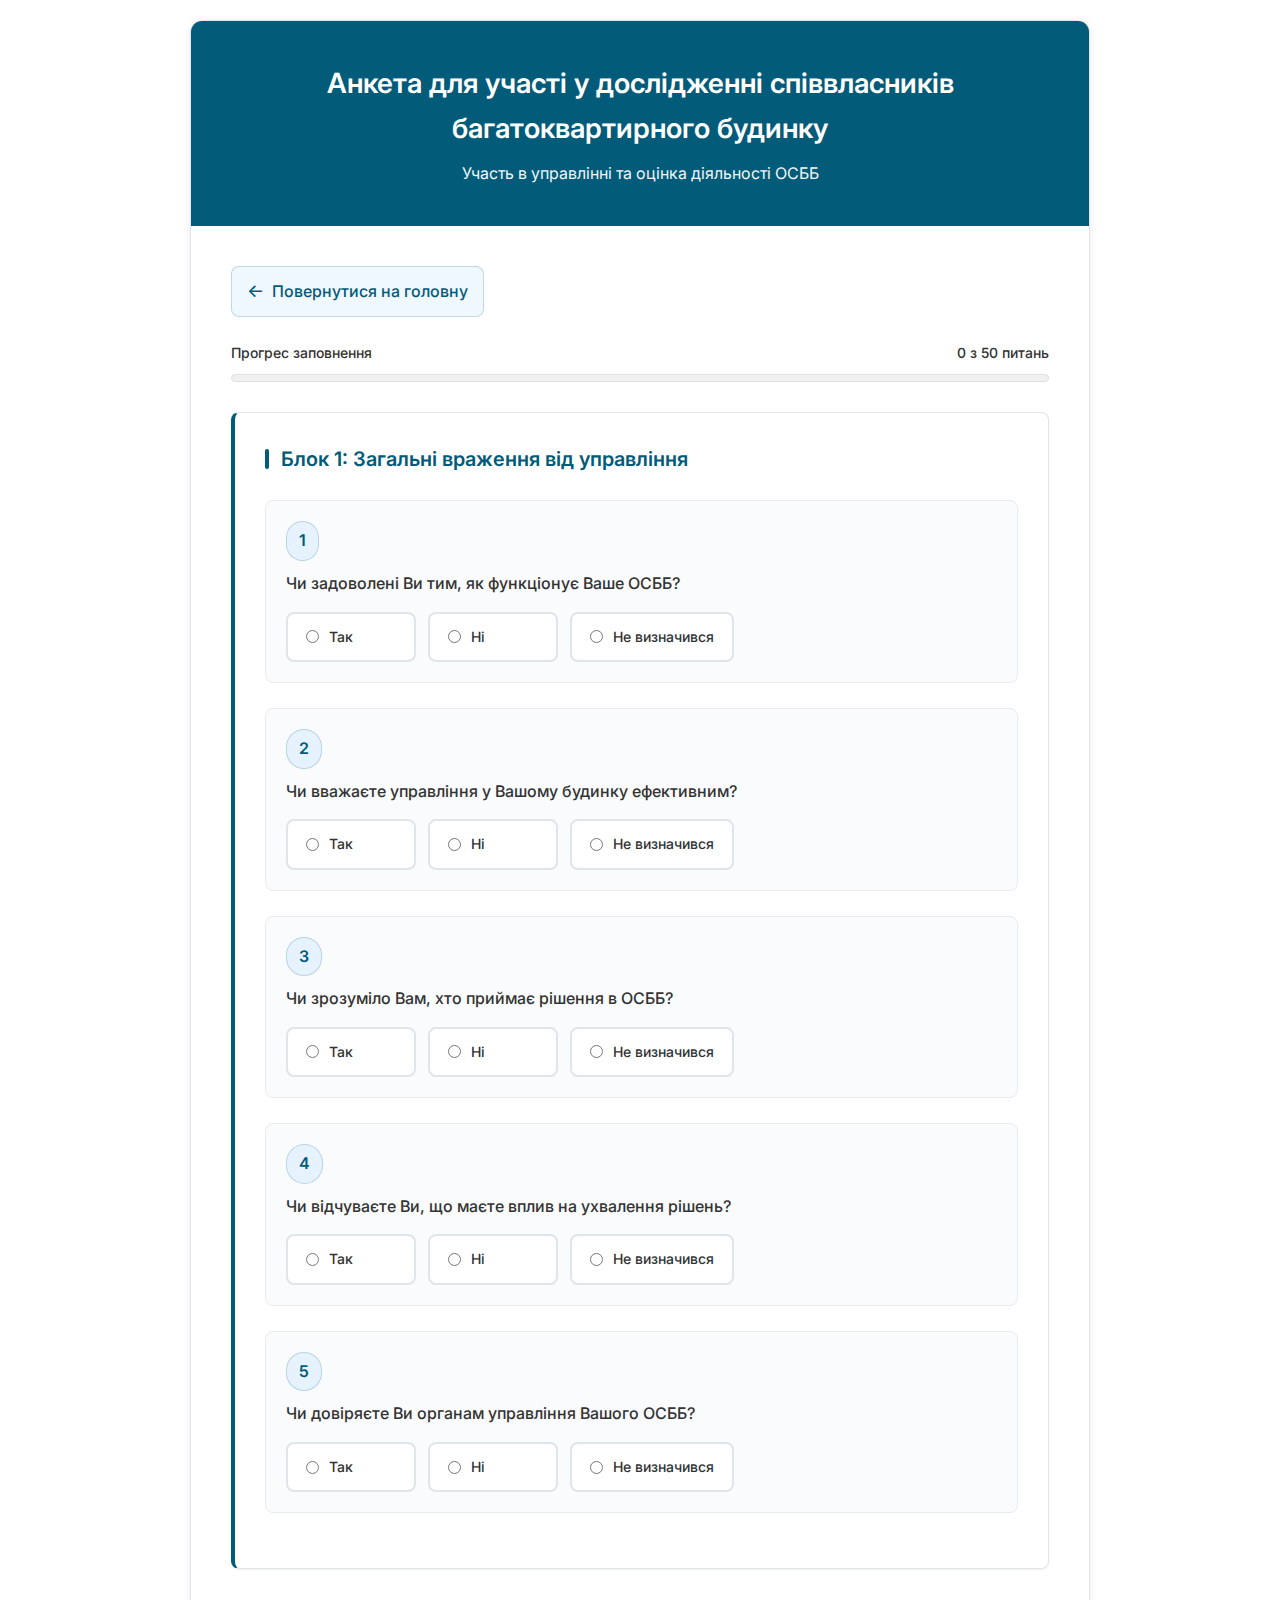
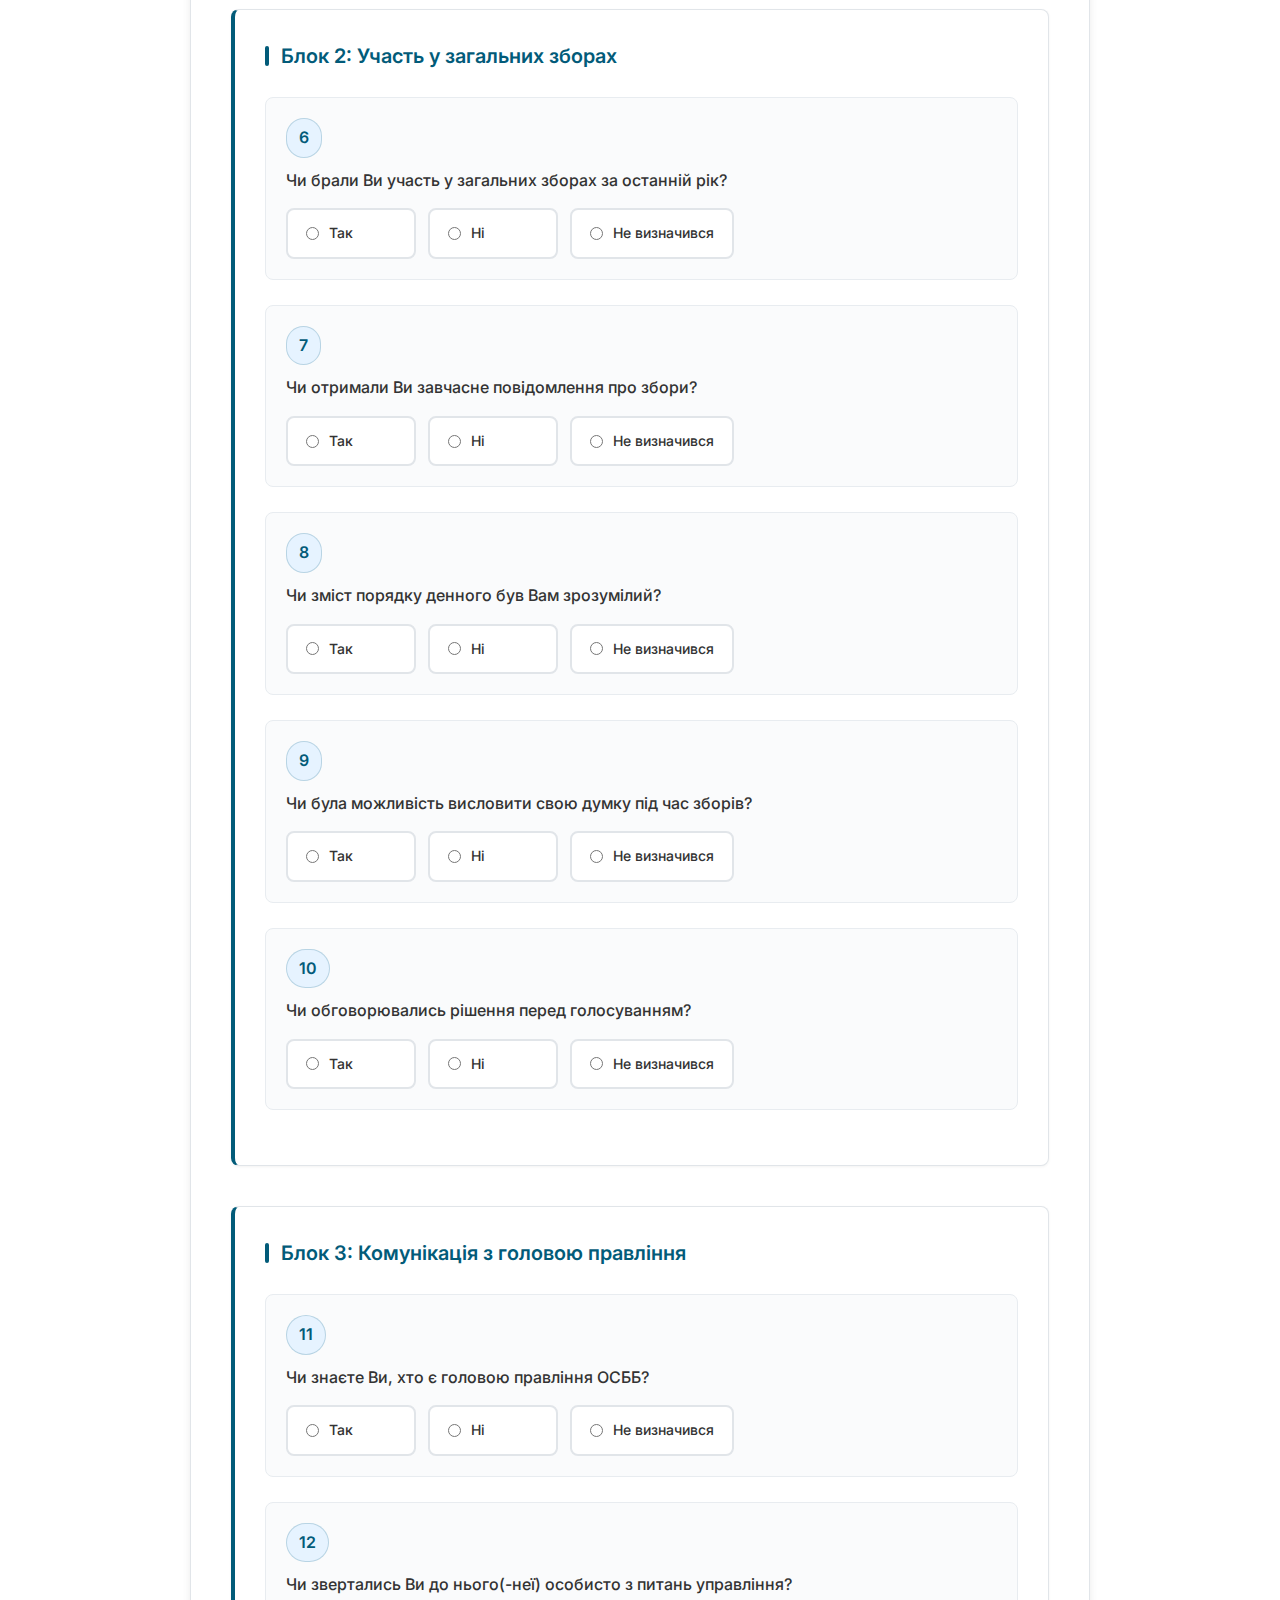
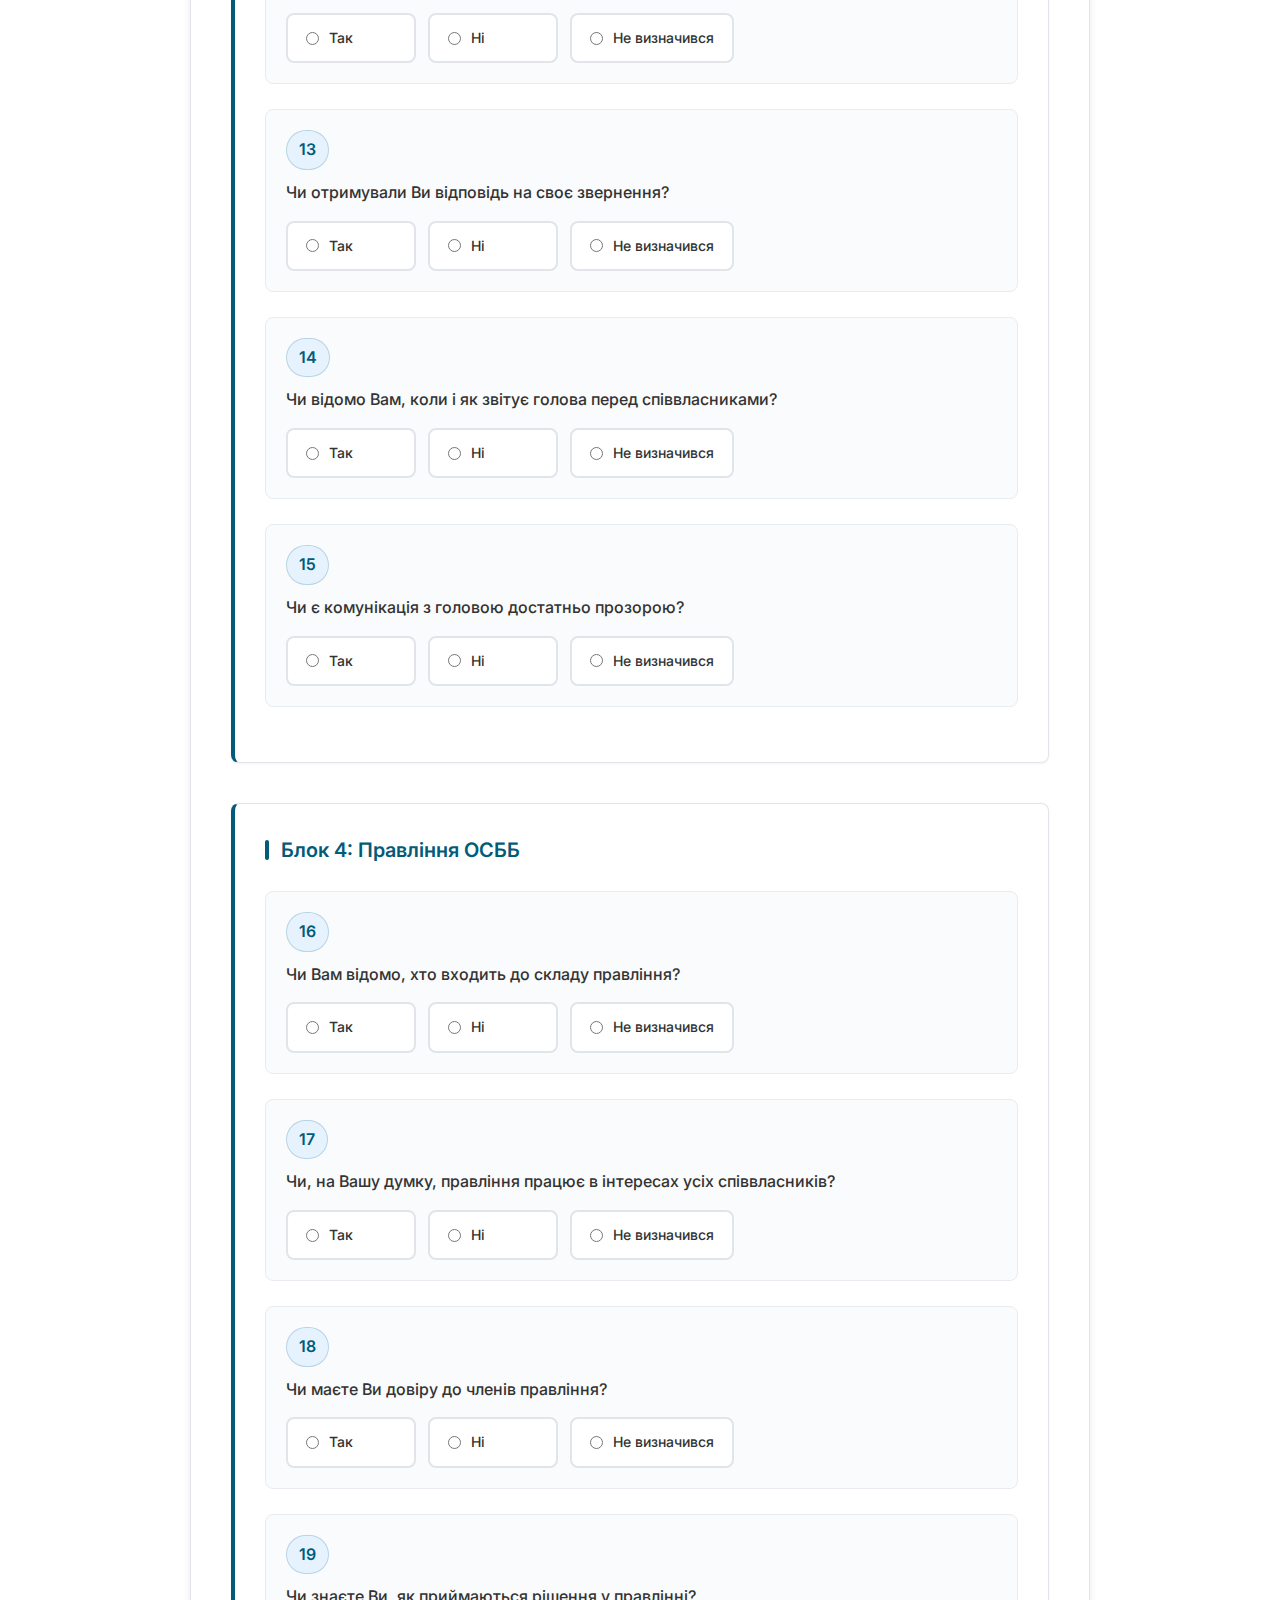
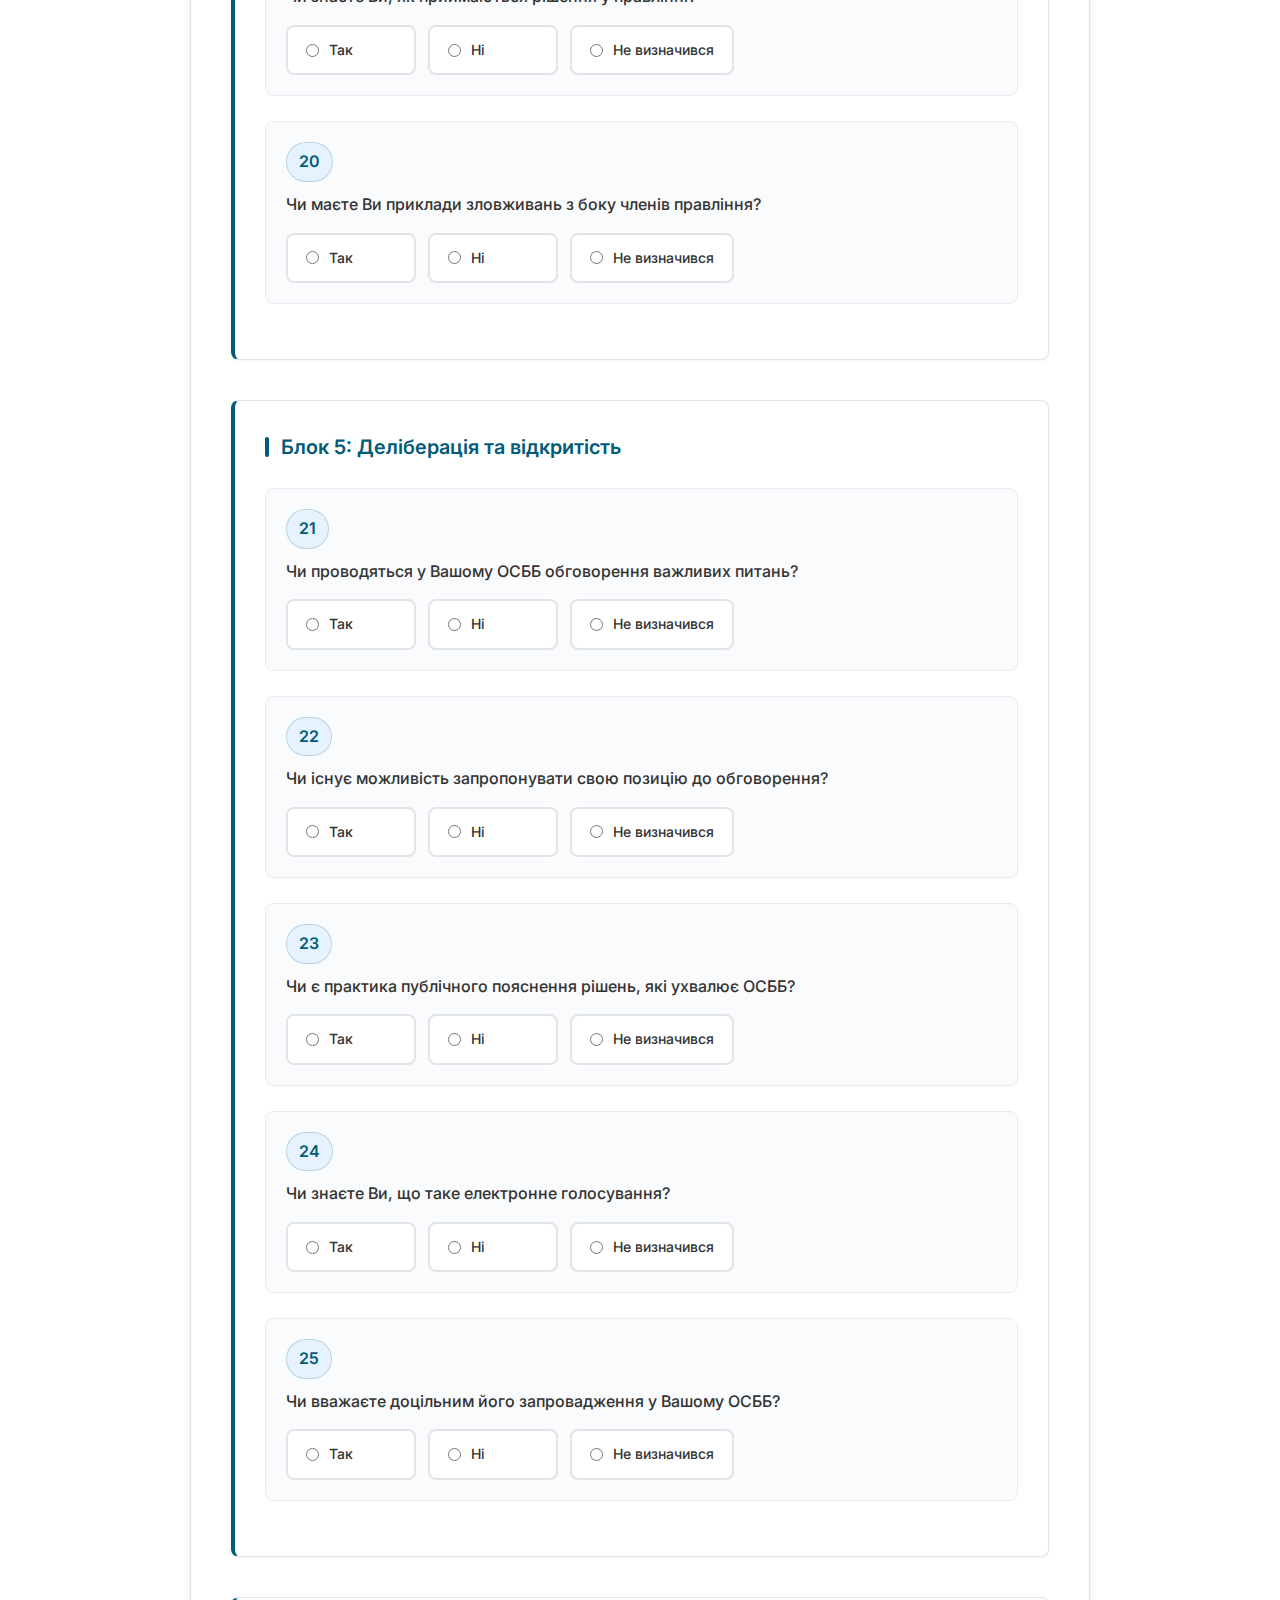
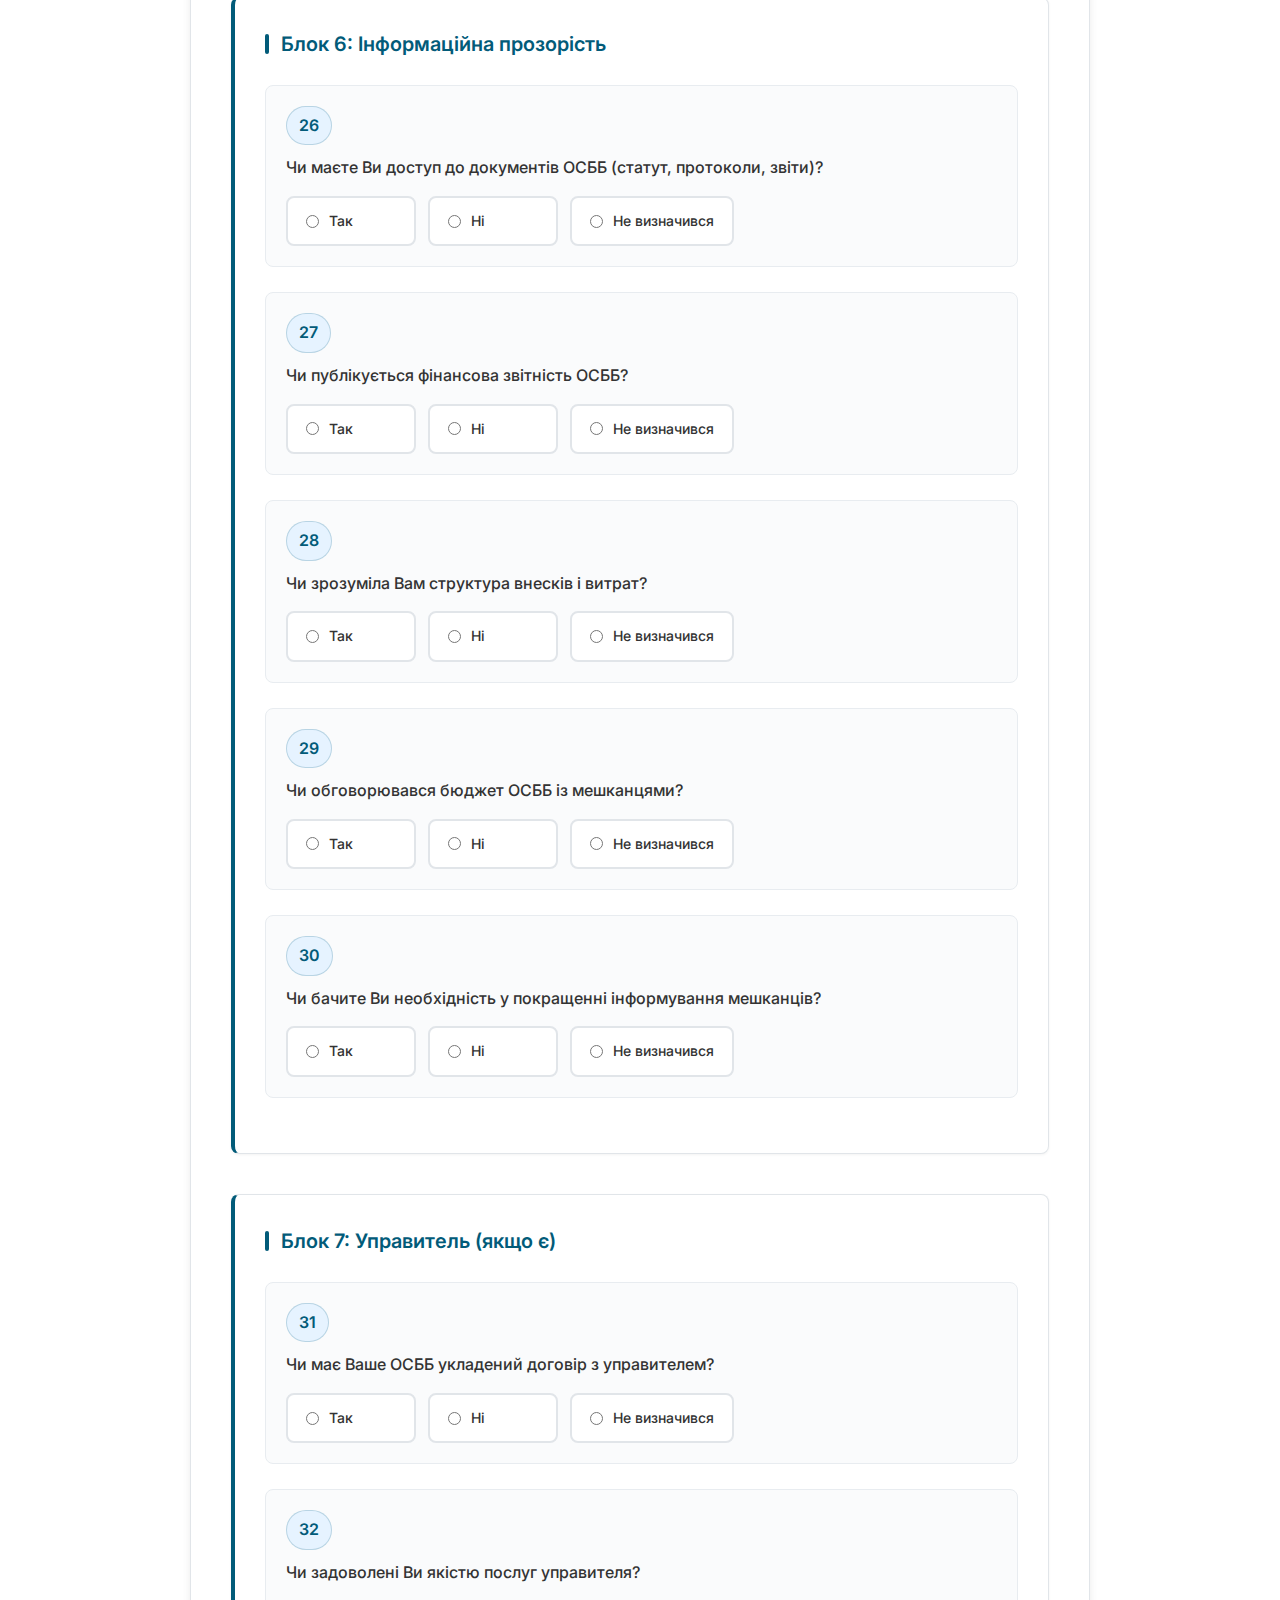
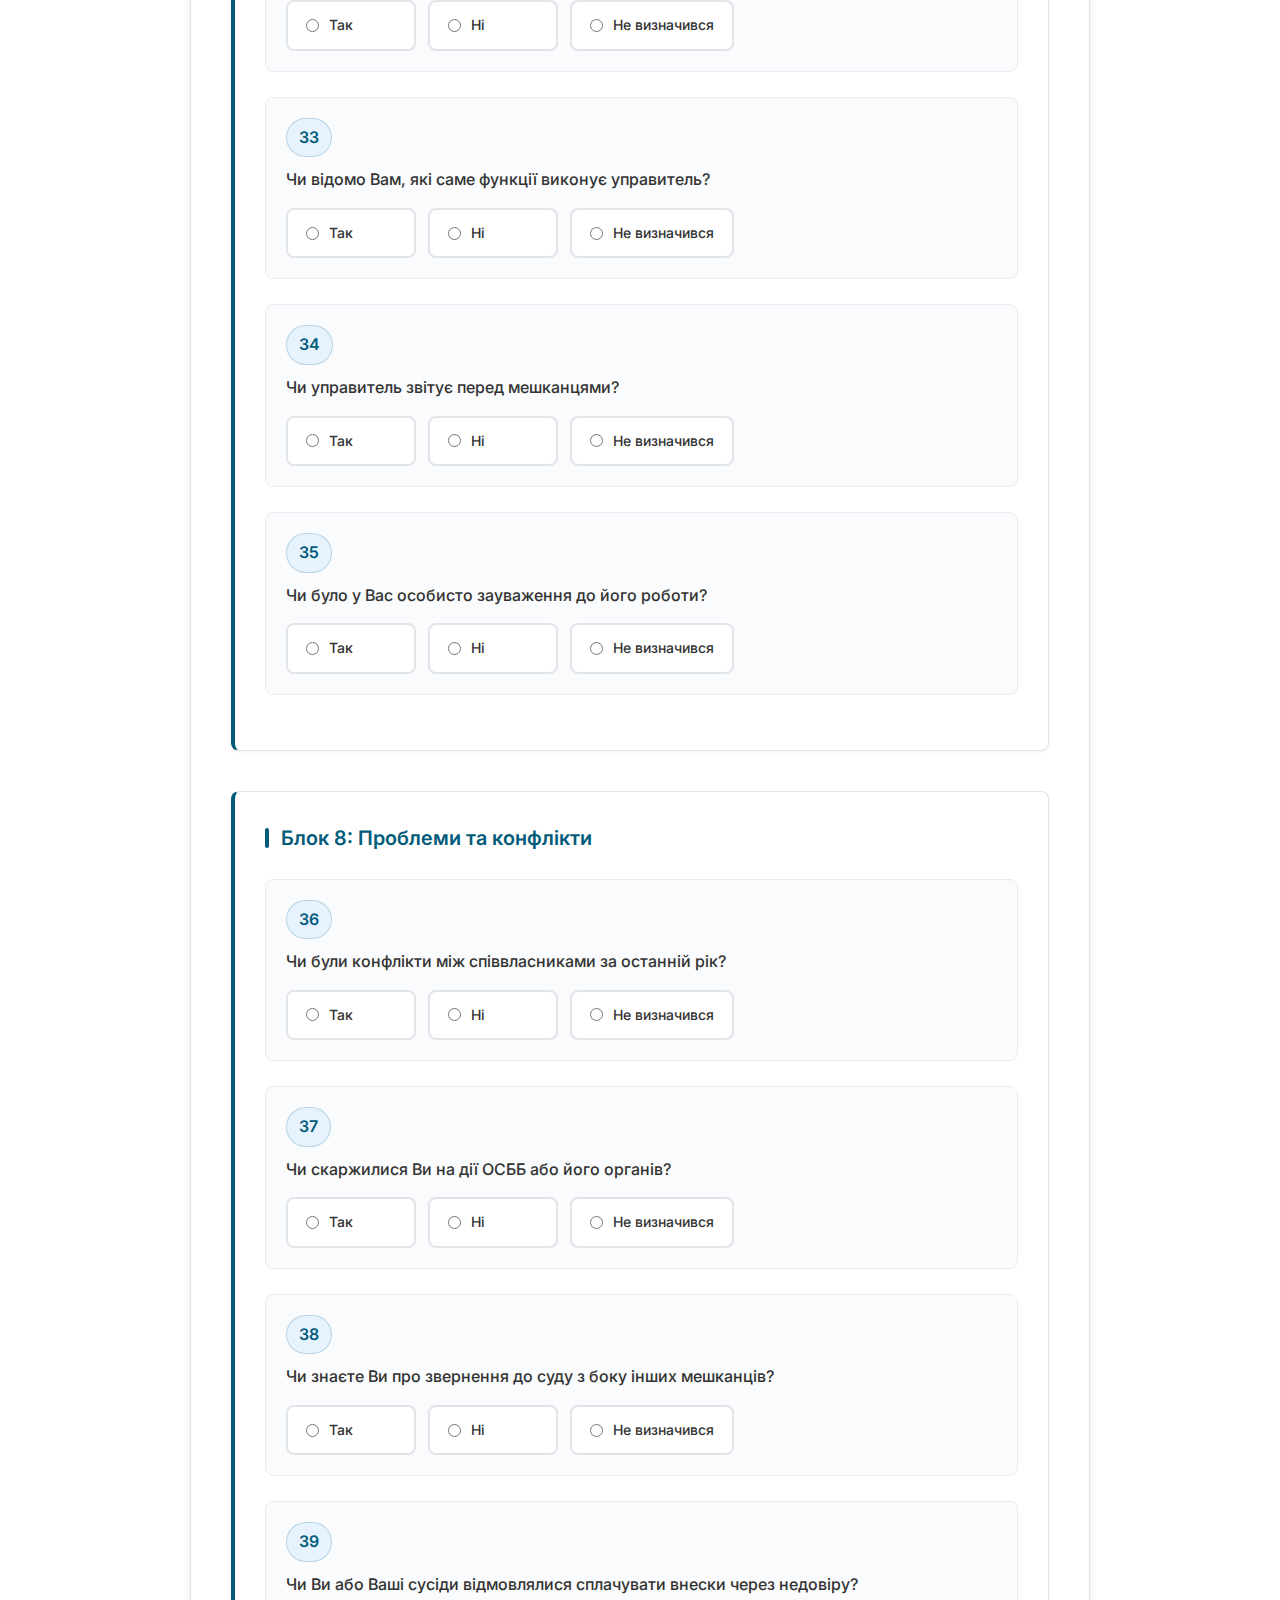
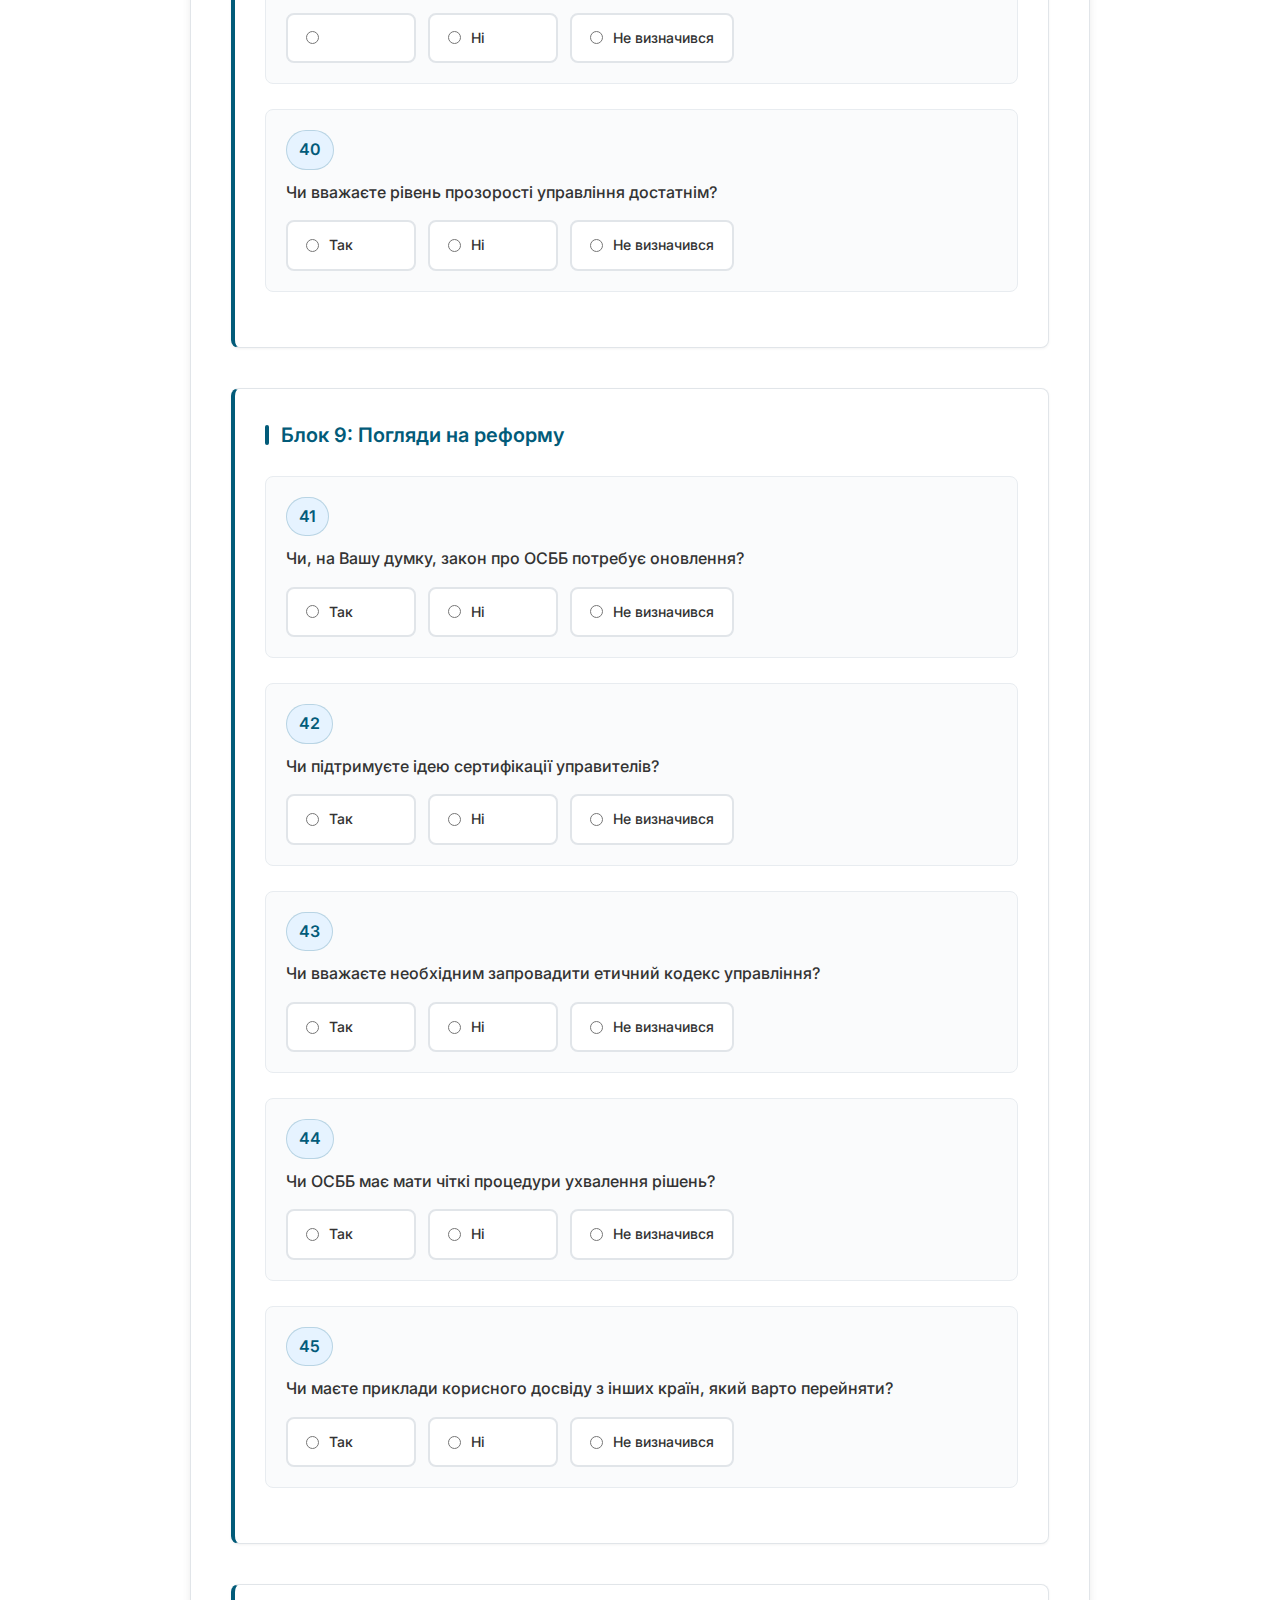
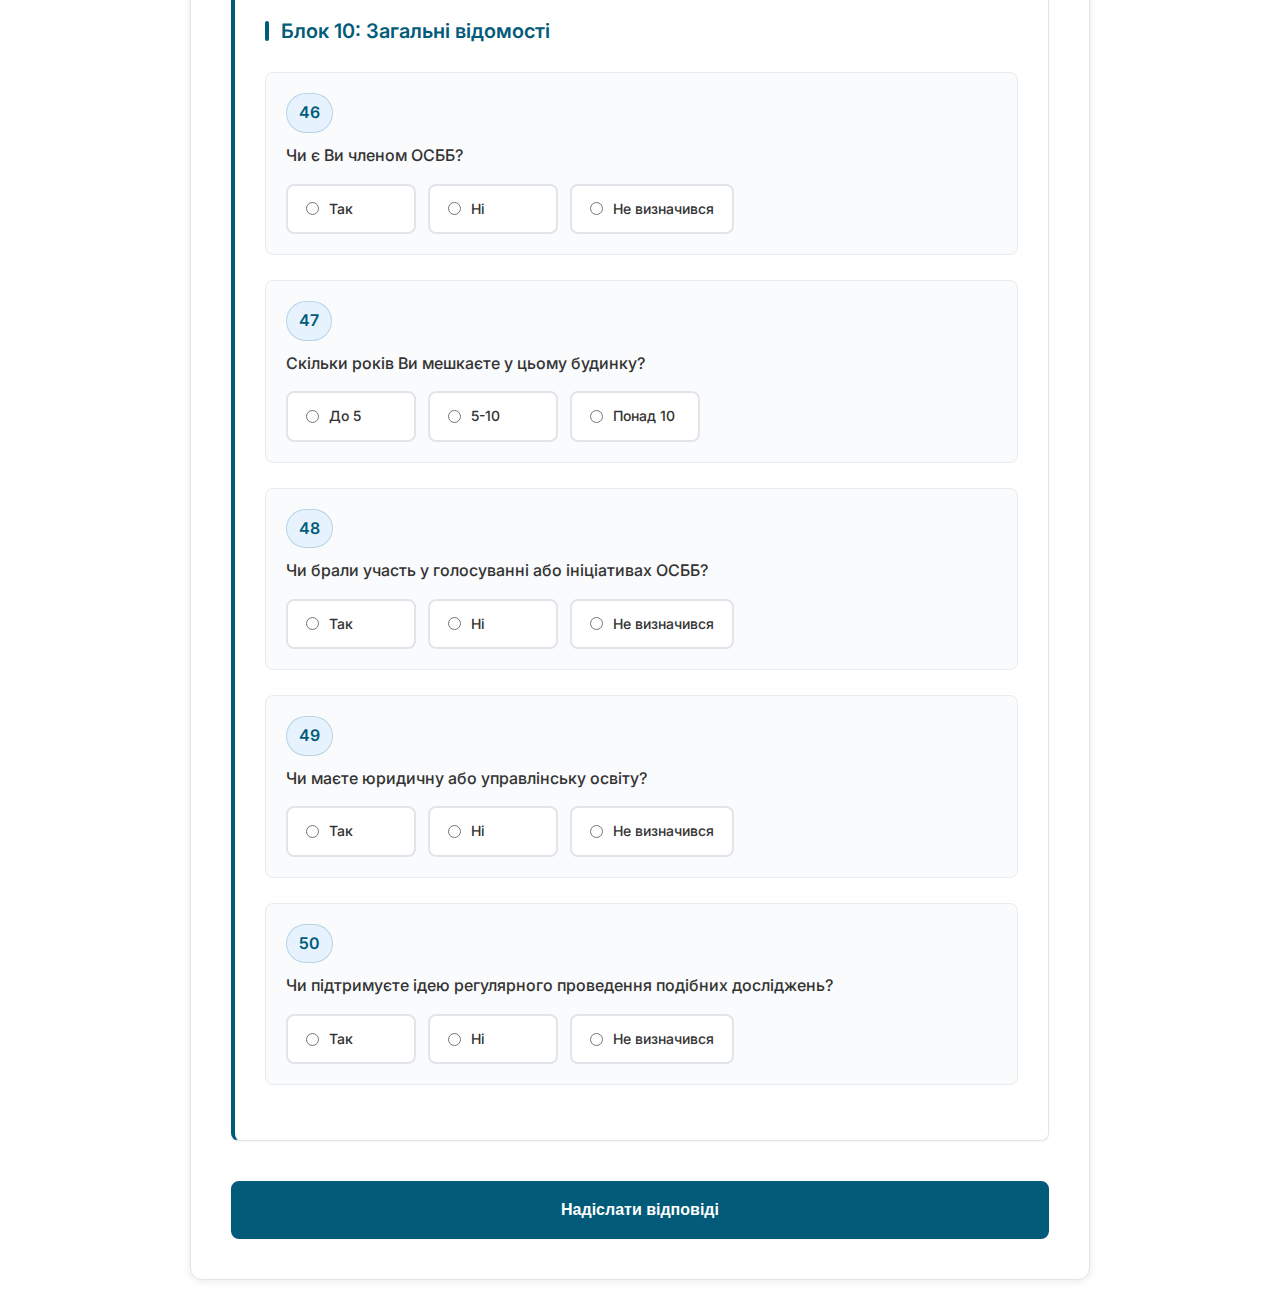
<file: form/residents.html>
<!DOCTYPE html>
<html lang="uk">
<head>
    <meta charset="UTF-8">
    <meta name="viewport" content="width=device-width, initial-scale=1.0">
    <title>Анкета для участі у дослідженні співвласників багатоквартирного будинку</title>
    <link rel="stylesheet" href="css/style.css">
</head>
<body>
    <div class="survey-container">
        <div class="survey-header">
            <h1>Анкета для участі у дослідженні співвласників багатоквартирного будинку</h1>
            <p>Участь в управлінні та оцінка діяльності ОСББ</p>
        </div>

        <div class="survey-form">
            <a href="../index.html" class="back-link">Повернутися на головну</a>
            
            <div class="progress-container">
                <div class="progress-info">
                    <span>Прогрес заповнення</span>
                    <span id="progressText">0 з 50 питань</span>
                </div>
                <div class="progress-bar">
                    <div class="progress-fill" id="progressFill"></div>
                </div>
            </div>

            <div id="successMessage" class="message success-message hidden">
                <h4>✅ Дякуємо за участь у дослідженні!</h4>
                <p>Ваші відповіді успішно збережено та передано для аналізу.</p>
                <p><strong>ID відповіді:</strong> <span id="responseId"></span></p>
            </div>

            <div id="errorMessage" class="message error-message hidden">
                <h4>❌ Помилка відправки</h4>
                <p id="errorText"></p>
            </div>

            <form id="surveyForm">
                <!-- Блок 1: Загальні враження від управління -->
                <div class="question-block">
                    <h3>Блок 1: Загальні враження від управління</h3>
                    
                    <div class="question">
                        <div class="question-number">1</div>
                        <div class="question-text">Чи задоволені Ви тим, як функціонує Ваше ОСББ?</div>
                        <div class="options">
                            <div class="option" onclick="selectOption(this, 'q1', 'yes')">
                                <input type="radio" id="q1_yes" name="q1" value="yes">
                                <label for="q1_yes">Так</label>
                            </div>
                            <div class="option" onclick="selectOption(this, 'q1', 'no')">
                                <input type="radio" id="q1_no" name="q1" value="no">
                                <label for="q1_no">Ні</label>
                            </div>
                            <div class="option" onclick="selectOption(this, 'q1', 'undecided')">
                                <input type="radio" id="q1_undecided" name="q1" value="undecided">
                                <label for="q1_undecided">Не визначився</label>
                            </div>
                        </div>
                    </div>

                    <div class="question">
                        <div class="question-number">2</div>
                        <div class="question-text">Чи вважаєте управління у Вашому будинку ефективним?</div>
                        <div class="options">
                            <div class="option" onclick="selectOption(this, 'q2', 'yes')">
                                <input type="radio" id="q2_yes" name="q2" value="yes">
                                <label for="q2_yes">Так</label>
                            </div>
                            <div class="option" onclick="selectOption(this, 'q2', 'no')">
                                <input type="radio" id="q2_no" name="q2" value="no">
                                <label for="q2_no">Ні</label>
                            </div>
                            <div class="option" onclick="selectOption(this, 'q2', 'undecided')">
                                <input type="radio" id="q2_undecided" name="q2" value="undecided">
                                <label for="q2_undecided">Не визначився</label>
                            </div>
                        </div>
                    </div>

                    <div class="question">
                        <div class="question-number">3</div>
                        <div class="question-text">Чи зрозуміло Вам, хто приймає рішення в ОСББ?</div>
                        <div class="options">
                            <div class="option" onclick="selectOption(this, 'q3', 'yes')">
                                <input type="radio" id="q3_yes" name="q3" value="yes">
                                <label for="q3_yes">Так</label>
                            </div>
                            <div class="option" onclick="selectOption(this, 'q3', 'no')">
                                <input type="radio" id="q3_no" name="q3" value="no">
                                <label for="q3_no">Ні</label>
                            </div>
                            <div class="option" onclick="selectOption(this, 'q3', 'undecided')">
                                <input type="radio" id="q3_undecided" name="q3" value="undecided">
                                <label for="q3_undecided">Не визначився</label>
                            </div>
                        </div>
                    </div>

                    <div class="question">
                        <div class="question-number">4</div>
                        <div class="question-text">Чи відчуваєте Ви, що маєте вплив на ухвалення рішень?</div>
                        <div class="options">
                            <div class="option" onclick="selectOption(this, 'q4', 'yes')">
                                <input type="radio" id="q4_yes" name="q4" value="yes">
                                <label for="q4_yes">Так</label>
                            </div>
                            <div class="option" onclick="selectOption(this, 'q4', 'no')">
                                <input type="radio" id="q4_no" name="q4" value="no">
                                <label for="q4_no">Ні</label>
                            </div>
                            <div class="option" onclick="selectOption(this, 'q4', 'undecided')">
                                <input type="radio" id="q4_undecided" name="q4" value="undecided">
                                <label for="q4_undecided">Не визначився</label>
                            </div>
                        </div>
                    </div>

                    <div class="question">
                        <div class="question-number">5</div>
                        <div class="question-text">Чи довіряєте Ви органам управління Вашого ОСББ?</div>
                        <div class="options">
                            <div class="option" onclick="selectOption(this, 'q5', 'yes')">
                                <input type="radio" id="q5_yes" name="q5" value="yes">
                                <label for="q5_yes">Так</label>
                            </div>
                            <div class="option" onclick="selectOption(this, 'q5', 'no')">
                                <input type="radio" id="q5_no" name="q5" value="no">
                                <label for="q5_no">Ні</label>
                            </div>
                            <div class="option" onclick="selectOption(this, 'q5', 'undecided')">
                                <input type="radio" id="q5_undecided" name="q5" value="undecided">
                                <label for="q5_undecided">Не визначився</label>
                            </div>
                        </div>
                    </div>
                </div>

                <!-- Блок 2: Участь у загальних зборах -->
                <div class="question-block">
                    <h3>Блок 2: Участь у загальних зборах</h3>
                    
                    <div class="question">
                        <div class="question-number">6</div>
                        <div class="question-text">Чи брали Ви участь у загальних зборах за останній рік?</div>
                        <div class="options">
                            <div class="option" onclick="selectOption(this, 'q6', 'yes')">
                                <input type="radio" id="q6_yes" name="q6" value="yes">
                                <label for="q6_yes">Так</label>
                            </div>
                            <div class="option" onclick="selectOption(this, 'q6', 'no')">
                                <input type="radio" id="q6_no" name="q6" value="no">
                                <label for="q6_no">Ні</label>
                            </div>
                            <div class="option" onclick="selectOption(this, 'q6', 'undecided')">
                                <input type="radio" id="q6_undecided" name="q6" value="undecided">
                                <label for="q6_undecided">Не визначився</label>
                            </div>
                        </div>
                    </div>

                    <div class="question">
                        <div class="question-number">7</div>
                        <div class="question-text">Чи отримали Ви завчасне повідомлення про збори?</div>
                        <div class="options">
                            <div class="option" onclick="selectOption(this, 'q7', 'yes')">
                                <input type="radio" id="q7_yes" name="q7" value="yes">
                                <label for="q7_yes">Так</label>
                            </div>
                            <div class="option" onclick="selectOption(this, 'q7', 'no')">
                                <input type="radio" id="q7_no" name="q7" value="no">
                                <label for="q7_no">Ні</label>
                            </div>
                            <div class="option" onclick="selectOption(this, 'q7', 'undecided')">
                                <input type="radio" id="q7_undecided" name="q7" value="undecided">
                                <label for="q7_undecided">Не визначився</label>
                            </div>
                        </div>
                    </div>

                    <div class="question">
                        <div class="question-number">8</div>
                        <div class="question-text">Чи зміст порядку денного був Вам зрозумілий?</div>
                        <div class="options">
                            <div class="option" onclick="selectOption(this, 'q8', 'yes')">
                                <input type="radio" id="q8_yes" name="q8" value="yes">
                                <label for="q8_yes">Так</label>
                            </div>
                            <div class="option" onclick="selectOption(this, 'q8', 'no')">
                                <input type="radio" id="q8_no" name="q8" value="no">
                                <label for="q8_no">Ні</label>
                            </div>
                            <div class="option" onclick="selectOption(this, 'q8', 'undecided')">
                                <input type="radio" id="q8_undecided" name="q8" value="undecided">
                                <label for="q8_undecided">Не визначився</label>
                            </div>
                        </div>
                    </div>

                    <div class="question">
                        <div class="question-number">9</div>
                        <div class="question-text">Чи була можливість висловити свою думку під час зборів?</div>
                        <div class="options">
                            <div class="option" onclick="selectOption(this, 'q9', 'yes')">
                                <input type="radio" id="q9_yes" name="q9" value="yes">
                                <label for="q9_yes">Так</label>
                            </div>
                            <div class="option" onclick="selectOption(this, 'q9', 'no')">
                                <input type="radio" id="q9_no" name="q9" value="no">
                                <label for="q9_no">Ні</label>
                            </div>
                            <div class="option" onclick="selectOption(this, 'q9', 'undecided')">
                                <input type="radio" id="q9_undecided" name="q9" value="undecided">
                                <label for="q9_undecided">Не визначився</label>
                            </div>
                        </div>
                    </div>

                    <div class="question">
                        <div class="question-number">10</div>
                        <div class="question-text">Чи обговорювались рішення перед голосуванням?</div>
                        <div class="options">
                            <div class="option" onclick="selectOption(this, 'q10', 'yes')">
                                <input type="radio" id="q10_yes" name="q10" value="yes">
                                <label for="q10_yes">Так</label>
                            </div>
                            <div class="option" onclick="selectOption(this, 'q10', 'no')">
                                <input type="radio" id="q10_no" name="q10" value="no">
                                <label for="q10_no">Ні</label>
                            </div>
                            <div class="option" onclick="selectOption(this, 'q10', 'undecided')">
                                <input type="radio" id="q10_undecided" name="q10" value="undecided">
                                <label for="q10_undecided">Не визначився</label>
                            </div>
                        </div>
                    </div>
                </div>

                <!-- Блок 3: Комунікація з головою правління -->
                <div class="question-block">
                    <h3>Блок 3: Комунікація з головою правління</h3>
                    
                    <div class="question">
                        <div class="question-number">11</div>
                        <div class="question-text">Чи знаєте Ви, хто є головою правління ОСББ?</div>
                        <div class="options">
                            <div class="option" onclick="selectOption(this, 'q11', 'yes')">
                                <input type="radio" id="q11_yes" name="q11" value="yes">
                                <label for="q11_yes">Так</label>
                            </div>
                            <div class="option" onclick="selectOption(this, 'q11', 'no')">
                                <input type="radio" id="q11_no" name="q11" value="no">
                                <label for="q11_no">Ні</label>
                            </div>
                            <div class="option" onclick="selectOption(this, 'q11', 'undecided')">
                                <input type="radio" id="q11_undecided" name="q11" value="undecided">
                                <label for="q11_undecided">Не визначився</label>
                            </div>
                        </div>
                    </div>

                    <div class="question">
                        <div class="question-number">12</div>
                        <div class="question-text">Чи звертались Ви до нього(-неї) особисто з питань управління?</div>
                        <div class="options">
                            <div class="option" onclick="selectOption(this, 'q12', 'yes')">
                                <input type="radio" id="q12_yes" name="q12" value="yes">
                                <label for="q12_yes">Так</label>
                            </div>
                            <div class="option" onclick="selectOption(this, 'q12', 'no')">
                                <input type="radio" id="q12_no" name="q12" value="no">
                                <label for="q12_no">Ні</label>
                            </div>
                            <div class="option" onclick="selectOption(this, 'q12', 'undecided')">
                                <input type="radio" id="q12_undecided" name="q12" value="undecided">
                                <label for="q12_undecided">Не визначився</label>
                            </div>
                        </div>
                    </div>

                    <div class="question">
                        <div class="question-number">13</div>
                        <div class="question-text">Чи отримували Ви відповідь на своє звернення?</div>
                        <div class="options">
                            <div class="option" onclick="selectOption(this, 'q13', 'yes')">
                                <input type="radio" id="q13_yes" name="q13" value="yes">
                                <label for="q13_yes">Так</label>
                            </div>
                            <div class="option" onclick="selectOption(this, 'q13', 'no')">
                                <input type="radio" id="q13_no" name="q13" value="no">
                                <label for="q13_no">Ні</label>
                            </div>
                            <div class="option" onclick="selectOption(this, 'q13', 'undecided')">
                                <input type="radio" id="q13_undecided" name="q13" value="undecided">
                                <label for="q13_undecided">Не визначився</label>
                            </div>
                        </div>
                    </div>

                    <div class="question">
                        <div class="question-number">14</div>
                        <div class="question-text">Чи відомо Вам, коли і як звітує голова перед співвласниками?</div>
                        <div class="options">
                            <div class="option" onclick="selectOption(this, 'q14', 'yes')">
                                <input type="radio" id="q14_yes" name="q14" value="yes">
                                <label for="q14_yes">Так</label>
                            </div>
                            <div class="option" onclick="selectOption(this, 'q14', 'no')">
                                <input type="radio" id="q14_no" name="q14" value="no">
                                <label for="q14_no">Ні</label>
                            </div>
                            <div class="option" onclick="selectOption(this, 'q14', 'undecided')">
                                <input type="radio" id="q14_undecided" name="q14" value="undecided">
                                <label for="q14_undecided">Не визначився</label>
                            </div>
                        </div>
                    </div>

                    <div class="question">
                        <div class="question-number">15</div>
                        <div class="question-text">Чи є комунікація з головою достатньо прозорою?</div>
                        <div class="options">
                            <div class="option" onclick="selectOption(this, 'q15', 'yes')">
                                <input type="radio" id="q15_yes" name="q15" value="yes">
                                <label for="q15_yes">Так</label>
                            </div>
                            <div class="option" onclick="selectOption(this, 'q15', 'no')">
                                <input type="radio" id="q15_no" name="q15" value="no">
                                <label for="q15_no">Ні</label>
                            </div>
                            <div class="option" onclick="selectOption(this, 'q15', 'undecided')">
                                <input type="radio" id="q15_undecided" name="q15" value="undecided">
                                <label for="q15_undecided">Не визначився</label>
                            </div>
                        </div>
                    </div>
                </div>

                <!-- Блок 4: Правління ОСББ -->
                <div class="question-block">
                    <h3>Блок 4: Правління ОСББ</h3>
                    
                    <div class="question">
                        <div class="question-number">16</div>
                        <div class="question-text">Чи Вам відомо, хто входить до складу правління?</div>
                        <div class="options">
                            <div class="option" onclick="selectOption(this, 'q16', 'yes')">
                                <input type="radio" id="q16_yes" name="q16" value="yes">
                                <label for="q16_yes">Так</label>
                            </div>
                            <div class="option" onclick="selectOption(this, 'q16', 'no')">
                                <input type="radio" id="q16_no" name="q16" value="no">
                                <label for="q16_no">Ні</label>
                            </div>
                            <div class="option" onclick="selectOption(this, 'q16', 'undecided')">
                                <input type="radio" id="q16_undecided" name="q16" value="undecided">
                                <label for="q16_undecided">Не визначився</label>
                            </div>
                        </div>
                    </div>

                    <div class="question">
                        <div class="question-number">17</div>
                        <div class="question-text">Чи, на Вашу думку, правління працює в інтересах усіх співвласників?</div>
                        <div class="options">
                            <div class="option" onclick="selectOption(this, 'q17', 'yes')">
                                <input type="radio" id="q17_yes" name="q17" value="yes">
                                <label for="q17_yes">Так</label>
                            </div>
                            <div class="option" onclick="selectOption(this, 'q17', 'no')">
                                <input type="radio" id="q17_no" name="q17" value="no">
                                <label for="q17_no">Ні</label>
                            </div>
                            <div class="option" onclick="selectOption(this, 'q17', 'undecided')">
                                <input type="radio" id="q17_undecided" name="q17" value="undecided">
                                <label for="q17_undecided">Не визначився</label>
                            </div>
                        </div>
                    </div>

                    <div class="question">
                        <div class="question-number">18</div>
                        <div class="question-text">Чи маєте Ви довіру до членів правління?</div>
                        <div class="options">
                            <div class="option" onclick="selectOption(this, 'q18', 'yes')">
                                <input type="radio" id="q18_yes" name="q18" value="yes">
                                <label for="q18_yes">Так</label>
                            </div>
                            <div class="option" onclick="selectOption(this, 'q18', 'no')">
                                <input type="radio" id="q18_no" name="q18" value="no">
                                <label for="q18_no">Ні</label>
                            </div>
                            <div class="option" onclick="selectOption(this, 'q18', 'undecided')">
                                <input type="radio" id="q18_undecided" name="q18" value="undecided">
                                <label for="q18_undecided">Не визначився</label>
                            </div>
                        </div>
                    </div>

                    <div class="question">
                        <div class="question-number">19</div>
                        <div class="question-text">Чи знаєте Ви, як приймаються рішення у правлінні?</div>
                        <div class="options">
                            <div class="option" onclick="selectOption(this, 'q19', 'yes')">
                                <input type="radio" id="q19_yes" name="q19" value="yes">
                                <label for="q19_yes">Так</label>
                            </div>
                            <div class="option" onclick="selectOption(this, 'q19', 'no')">
                                <input type="radio" id="q19_no" name="q19" value="no">
                                <label for="q19_no">Ні</label>
                            </div>
                            <div class="option" onclick="selectOption(this, 'q19', 'undecided')">
                                <input type="radio" id="q19_undecided" name="q19" value="undecided">
                                <label for="q19_undecided">Не визначився</label>
                            </div>
                        </div>
                    </div>

                    <div class="question">
                        <div class="question-number">20</div>
                        <div class="question-text">Чи маєте Ви приклади зловживань з боку членів правління?</div>
                        <div class="options">
                            <div class="option" onclick="selectOption(this, 'q20', 'yes')">
                                <input type="radio" id="q20_yes" name="q20" value="yes">
                                <label for="q20_yes">Так</label>
                            </div>
                            <div class="option" onclick="selectOption(this, 'q20', 'no')">
                                <input type="radio" id="q20_no" name="q20" value="no">
                                <label for="q20_no">Ні</label>
                            </div>
                            <div class="option" onclick="selectOption(this, 'q20', 'undecided')">
                                <input type="radio" id="q20_undecided" name="q20" value="undecided">
                                <label for="q20_undecided">Не визначився</label>
                            </div>
                        </div>
                    </div>
                </div>

                <!-- Блок 5: Деліберація та відкритість -->
                <div class="question-block">
                    <h3>Блок 5: Деліберація та відкритість</h3>
                    
                    <div class="question">
                        <div class="question-number">21</div>
                        <div class="question-text">Чи проводяться у Вашому ОСББ обговорення важливих питань?</div>
                        <div class="options">
                            <div class="option" onclick="selectOption(this, 'q21', 'yes')">
                                <input type="radio" id="q21_yes" name="q21" value="yes">
                                <label for="q21_yes">Так</label>
                            </div>
                            <div class="option" onclick="selectOption(this, 'q21', 'no')">
                                <input type="radio" id="q21_no" name="q21" value="no">
                                <label for="q21_no">Ні</label>
                            </div>
                            <div class="option" onclick="selectOption(this, 'q21', 'undecided')">
                                <input type="radio" id="q21_undecided" name="q21" value="undecided">
                                <label for="q21_undecided">Не визначився</label>
                            </div>
                        </div>
                    </div>

                    <div class="question">
                        <div class="question-number">22</div>
                        <div class="question-text">Чи існує можливість запропонувати свою позицію до обговорення?</div>
                        <div class="options">
                            <div class="option" onclick="selectOption(this, 'q22', 'yes')">
                                <input type="radio" id="q22_yes" name="q22" value="yes">
                                <label for="q22_yes">Так</label>
                            </div>
                            <div class="option" onclick="selectOption(this, 'q22', 'no')">
                                <input type="radio" id="q22_no" name="q22" value="no">
                                <label for="q22_no">Ні</label>
                            </div>
                            <div class="option" onclick="selectOption(this, 'q22', 'undecided')">
                                <input type="radio" id="q22_undecided" name="q22" value="undecided">
                                <label for="q22_undecided">Не визначився</label>
                            </div>
                        </div>
                    </div>

                    <div class="question">
                        <div class="question-number">23</div>
                        <div class="question-text">Чи є практика публічного пояснення рішень, які ухвалює ОСББ?</div>
                        <div class="options">
                            <div class="option" onclick="selectOption(this, 'q23', 'yes')">
                                <input type="radio" id="q23_yes" name="q23" value="yes">
                                <label for="q23_yes">Так</label>
                            </div>
                            <div class="option" onclick="selectOption(this, 'q23', 'no')">
                                <input type="radio" id="q23_no" name="q23" value="no">
                                <label for="q23_no">Ні</label>
                            </div>
                            <div class="option" onclick="selectOption(this, 'q23', 'undecided')">
                                <input type="radio" id="q23_undecided" name="q23" value="undecided">
                                <label for="q23_undecided">Не визначився</label>
                            </div>
                        </div>
                    </div>

                    <div class="question">
                        <div class="question-number">24</div>
                        <div class="question-text">Чи знаєте Ви, що таке електронне голосування?</div>
                        <div class="options">
                            <div class="option" onclick="selectOption(this, 'q24', 'yes')">
                                <input type="radio" id="q24_yes" name="q24" value="yes">
                                <label for="q24_yes">Так</label>
                            </div>
                            <div class="option" onclick="selectOption(this, 'q24', 'no')">
                                <input type="radio" id="q24_no" name="q24" value="no">
                                <label for="q24_no">Ні</label>
                            </div>
                            <div class="option" onclick="selectOption(this, 'q24', 'undecided')">
                                <input type="radio" id="q24_undecided" name="q24" value="undecided">
                                <label for="q24_undecided">Не визначився</label>
                            </div>
                        </div>
                    </div>

                    <div class="question">
                        <div class="question-number">25</div>
                        <div class="question-text">Чи вважаєте доцільним його запровадження у Вашому ОСББ?</div>
                        <div class="options">
                            <div class="option" onclick="selectOption(this, 'q25', 'yes')">
                                <input type="radio" id="q25_yes" name="q25" value="yes">
                                <label for="q25_yes">Так</label>
                            </div>
                            <div class="option" onclick="selectOption(this, 'q25', 'no')">
                                <input type="radio" id="q25_no" name="q25" value="no">
                                <label for="q25_no">Ні</label>
                            </div>
                            <div class="option" onclick="selectOption(this, 'q25', 'undecided')">
                                <input type="radio" id="q25_undecided" name="q25" value="undecided">
                                <label for="q25_undecided">Не визначився</label>
                            </div>
                        </div>
                    </div>
                </div>

                <!-- Блок 6: Інформаційна прозорість -->
                <div class="question-block">
                    <h3>Блок 6: Інформаційна прозорість</h3>
                    
                    <div class="question">
                        <div class="question-number">26</div>
                        <div class="question-text">Чи маєте Ви доступ до документів ОСББ (статут, протоколи, звіти)?</div>
                        <div class="options">
                            <div class="option" onclick="selectOption(this, 'q26', 'yes')">
                                <input type="radio" id="q26_yes" name="q26" value="yes">
                                <label for="q26_yes">Так</label>
                            </div>
                            <div class="option" onclick="selectOption(this, 'q26', 'no')">
                                <input type="radio" id="q26_no" name="q26" value="no">
                                <label for="q26_no">Ні</label>
                            </div>
                            <div class="option" onclick="selectOption(this, 'q26', 'undecided')">
                                <input type="radio" id="q26_undecided" name="q26" value="undecided">
                                <label for="q26_undecided">Не визначився</label>
                            </div>
                        </div>
                    </div>

                    <div class="question">
                        <div class="question-number">27</div>
                        <div class="question-text">Чи публікується фінансова звітність ОСББ?</div>
                        <div class="options">
                            <div class="option" onclick="selectOption(this, 'q27', 'yes')">
                                <input type="radio" id="q27_yes" name="q27" value="yes">
                                <label for="q27_yes">Так</label>
                            </div>
                            <div class="option" onclick="selectOption(this, 'q27', 'no')">
                                <input type="radio" id="q27_no" name="q27" value="no">
                                <label for="q27_no">Ні</label>
                            </div>
                            <div class="option" onclick="selectOption(this, 'q27', 'undecided')">
                                <input type="radio" id="q27_undecided" name="q27" value="undecided">
                                <label for="q27_undecided">Не визначився</label>
                            </div>
                        </div>
                    </div>

                    <div class="question">
                        <div class="question-number">28</div>
                        <div class="question-text">Чи зрозуміла Вам структура внесків і витрат?</div>
                        <div class="options">
                            <div class="option" onclick="selectOption(this, 'q28', 'yes')">
                                <input type="radio" id="q28_yes" name="q28" value="yes">
                                <label for="q28_yes">Так</label>
                            </div>
                            <div class="option" onclick="selectOption(this, 'q28', 'no')">
                                <input type="radio" id="q28_no" name="q28" value="no">
                                <label for="q28_no">Ні</label>
                            </div>
                            <div class="option" onclick="selectOption(this, 'q28', 'undecided')">
                                <input type="radio" id="q28_undecided" name="q28" value="undecided">
                                <label for="q28_undecided">Не визначився</label>
                            </div>
                        </div>
                    </div>

                    <div class="question">
                        <div class="question-number">29</div>
                        <div class="question-text">Чи обговорювався бюджет ОСББ із мешканцями?</div>
                        <div class="options">
                            <div class="option" onclick="selectOption(this, 'q29', 'yes')">
                                <input type="radio" id="q29_yes" name="q29" value="yes">
                                <label for="q29_yes">Так</label>
                            </div>
                            <div class="option" onclick="selectOption(this, 'q29', 'no')">
                                <input type="radio" id="q29_no" name="q29" value="no">
                                <label for="q29_no">Ні</label>
                            </div>
                            <div class="option" onclick="selectOption(this, 'q29', 'undecided')">
                                <input type="radio" id="q29_undecided" name="q29" value="undecided">
                                <label for="q29_undecided">Не визначився</label>
                            </div>
                        </div>
                    </div>

                    <div class="question">
                        <div class="question-number">30</div>
                        <div class="question-text">Чи бачите Ви необхідність у покращенні інформування мешканців?</div>
                        <div class="options">
                            <div class="option" onclick="selectOption(this, 'q30', 'yes')">
                                <input type="radio" id="q30_yes" name="q30" value="yes">
                                <label for="q30_yes">Так</label>
                            </div>
                            <div class="option" onclick="selectOption(this, 'q30', 'no')">
                                <input type="radio" id="q30_no" name="q30" value="no">
                                <label for="q30_no">Ні</label>
                            </div>
                            <div class="option" onclick="selectOption(this, 'q30', 'undecided')">
                                <input type="radio" id="q30_undecided" name="q30" value="undecided">
                                <label for="q30_undecided">Не визначився</label>
                            </div>
                        </div>
                    </div>
                </div>

                <!-- Блок 7: Управитель (якщо є) -->
                <div class="question-block">
                    <h3>Блок 7: Управитель (якщо є)</h3>
                    
                    <div class="question">
                        <div class="question-number">31</div>
                        <div class="question-text">Чи має Ваше ОСББ укладений договір з управителем?</div>
                        <div class="options">
                            <div class="option" onclick="selectOption(this, 'q31', 'yes')">
                                <input type="radio" id="q31_yes" name="q31" value="yes">
                                <label for="q31_yes">Так</label>
                            </div>
                            <div class="option" onclick="selectOption(this, 'q31', 'no')">
                                <input type="radio" id="q31_no" name="q31" value="no">
                                <label for="q31_no">Ні</label>
                            </div>
                            <div class="option" onclick="selectOption(this, 'q31', 'undecided')">
                                <input type="radio" id="q31_undecided" name="q31" value="undecided">
                                <label for="q31_undecided">Не визначився</label>
                            </div>
                        </div>
                    </div>

                    <div class="question">
                        <div class="question-number">32</div>
                        <div class="question-text">Чи задоволені Ви якістю послуг управителя?</div>
                        <div class="options">
                            <div class="option" onclick="selectOption(this, 'q32', 'yes')">
                                <input type="radio" id="q32_yes" name="q32" value="yes">
                                <label for="q32_yes">Так</label>
                            </div>
                            <div class="option" onclick="selectOption(this, 'q32', 'no')">
                                <input type="radio" id="q32_no" name="q32" value="no">
                                <label for="q32_no">Ні</label>
                            </div>
                            <div class="option" onclick="selectOption(this, 'q32', 'undecided')">
                                <input type="radio" id="q32_undecided" name="q32" value="undecided">
                                <label for="q32_undecided">Не визначився</label>
                            </div>
                        </div>
                    </div>

                    <div class="question">
                        <div class="question-number">33</div>
                        <div class="question-text">Чи відомо Вам, які саме функції виконує управитель?</div>
                        <div class="options">
                            <div class="option" onclick="selectOption(this, 'q33', 'yes')">
                                <input type="radio" id="q33_yes" name="q33" value="yes">
                                <label for="q33_yes">Так</label>
                            </div>
                            <div class="option" onclick="selectOption(this, 'q33', 'no')">
                                <input type="radio" id="q33_no" name="q33" value="no">
                                <label for="q33_no">Ні</label>
                            </div>
                            <div class="option" onclick="selectOption(this, 'q33', 'undecided')">
                                <input type="radio" id="q33_undecided" name="q33" value="undecided">
                                <label for="q33_undecided">Не визначився</label>
                            </div>
                        </div>
                    </div>

                    <div class="question">
                        <div class="question-number">34</div>
                        <div class="question-text">Чи управитель звітує перед мешканцями?</div>
                        <div class="options">
                            <div class="option" onclick="selectOption(this, 'q34', 'yes')">
                                <input type="radio" id="q34_yes" name="q34" value="yes">
                                <label for="q34_yes">Так</label>
                            </div>
                            <div class="option" onclick="selectOption(this, 'q34', 'no')">
                                <input type="radio" id="q34_no" name="q34" value="no">
                                <label for="q34_no">Ні</label>
                            </div>
                            <div class="option" onclick="selectOption(this, 'q34', 'undecided')">
                                <input type="radio" id="q34_undecided" name="q34" value="undecided">
                                <label for="q34_undecided">Не визначився</label>
                            </div>
                        </div>
                    </div>

                    <div class="question">
                        <div class="question-number">35</div>
                        <div class="question-text">Чи було у Вас особисто зауваження до його роботи?</div>
                        <div class="options">
                            <div class="option" onclick="selectOption(this, 'q35', 'yes')">
                                <input type="radio" id="q35_yes" name="q35" value="yes">
                                <label for="q35_yes">Так</label>
                            </div>
                            <div class="option" onclick="selectOption(this, 'q35', 'no')">
                                <input type="radio" id="q35_no" name="q35" value="no">
                                <label for="q35_no">Ні</label>
                            </div>
                            <div class="option" onclick="selectOption(this, 'q35', 'undecided')">
                                <input type="radio" id="q35_undecided" name="q35" value="undecided">
                                <label for="q35_undecided">Не визначився</label>
                            </div>
                        </div>
                    </div>
                </div>

                <!-- Блок 8: Проблеми та конфлікти -->
                <div class="question-block">
                    <h3>Блок 8: Проблеми та конфлікти</h3>
                    
                    <div class="question">
                        <div class="question-number">36</div>
                        <div class="question-text">Чи були конфлікти між співвласниками за останній рік?</div>
                        <div class="options">
                            <div class="option" onclick="selectOption(this, 'q36', 'yes')">
                                <input type="radio" id="q36_yes" name="q36" value="yes">
                                <label for="q36_yes">Так</label>
                            </div>
                            <div class="option" onclick="selectOption(this, 'q36', 'no')">
                                <input type="radio" id="q36_no" name="q36" value="no">
                                <label for="q36_no">Ні</label>
                            </div>
                            <div class="option" onclick="selectOption(this, 'q36', 'undecided')">
                                <input type="radio" id="q36_undecided" name="q36" value="undecided">
                                <label for="q36_undecided">Не визначився</label>
                            </div>
                        </div>
                    </div>

                    <div class="question">
                        <div class="question-number">37</div>
                        <div class="question-text">Чи скаржилися Ви на дії ОСББ або його органів?</div>
                        <div class="options">
                            <div class="option" onclick="selectOption(this, 'q37', 'yes')">
                                <input type="radio" id="q37_yes" name="q37" value="yes">
                                <label for="q37_yes">Так</label>
                            </div>
                            <div class="option" onclick="selectOption(this, 'q37', 'no')">
                                <input type="radio" id="q37_no" name="q37" value="no">
                                <label for="q37_no">Ні</label>
                            </div>
                            <div class="option" onclick="selectOption(this, 'q37', 'undecided')">
                                <input type="radio" id="q37_undecided" name="q37" value="undecided">
                                <label for="q37_undecided">Не визначився</label>
                            </div>
                        </div>
                    </div>

                    <div class="question">
                        <div class="question-number">38</div>
                        <div class="question-text">Чи знаєте Ви про звернення до суду з боку інших мешканців?</div>
                        <div class="options">
                            <div class="option" onclick="selectOption(this, 'q38', 'yes')">
                                <input type="radio" id="q38_yes" name="q38" value="yes">
                                <label for="q38_yes">Так</label>
                            </div>
                            <div class="option" onclick="selectOption(this, 'q38', 'no')">
                                <input type="radio" id="q38_no" name="q38" value="no">
                                <label for="q38_no">Ні</label>
                            </div>
                            <div class="option" onclick="selectOption(this, 'q38', 'undecided')">
                                <input type="radio" id="q38_undecided" name="q38" value="undecided">
                                <label for="q38_undecided">Не визначився</label>
                            </div>
                        </div>
                    </div>

                    <div class="question">
                        <div class="question-number">39</div>
                        <div class="question-text">Чи Ви або Ваші сусіди відмовлялися сплачувати внески через недовіру?</div>
                        <div class="options">
                            <div class="option" onclick="selectOption(this, 'q39', 'yes')">
                                <input type="radio" id="q39_yes" name="q39" value="yes">
                            </div>
                            <div class="option" onclick="selectOption(this, 'q39', 'no')">
                                <input type="radio" id="q39_no" name="q39" value="no">
                                <label for="q39_no">Ні</label>
                            </div>
                            <div class="option" onclick="selectOption(this, 'q39', 'undecided')">
                                <input type="radio" id="q39_undecided" name="q39" value="undecided">
                                <label for="q39_undecided">Не визначився</label>
                            </div>
                        </div>
                    </div>

                    <div class="question">
                        <div class="question-number">40</div>
                        <div class="question-text">Чи вважаєте рівень прозорості управління достатнім?</div>
                        <div class="options">
                            <div class="option" onclick="selectOption(this, 'q40', 'yes')">
                                <input type="radio" id="q40_yes" name="q40" value="yes">
                                <label for="q40_yes">Так</label>
                            </div>
                            <div class="option" onclick="selectOption(this, 'q40', 'no')">
                                <input type="radio" id="q40_no" name="q40" value="no">
                                <label for="q40_no">Ні</label>
                            </div>
                            <div class="option" onclick="selectOption(this, 'q40', 'undecided')">
                                <input type="radio" id="q40_undecided" name="q40" value="undecided">
                                <label for="q40_undecided">Не визначився</label>
                            </div>
                        </div>
                    </div>
                </div>

                <!-- Блок 9: Погляди на реформу -->
                <div class="question-block">
                    <h3>Блок 9: Погляди на реформу</h3>
                    
                    <div class="question">
                        <div class="question-number">41</div>
                        <div class="question-text">Чи, на Вашу думку, закон про ОСББ потребує оновлення?</div>
                        <div class="options">
                            <div class="option" onclick="selectOption(this, 'q41', 'yes')">
                                <input type="radio" id="q41_yes" name="q41" value="yes">
                                <label for="q41_yes">Так</label>
                            </div>
                            <div class="option" onclick="selectOption(this, 'q41', 'no')">
                                <input type="radio" id="q41_no" name="q41" value="no">
                                <label for="q41_no">Ні</label>
                            </div>
                            <div class="option" onclick="selectOption(this, 'q41', 'undecided')">
                                <input type="radio" id="q41_undecided" name="q41" value="undecided">
                                <label for="q41_undecided">Не визначився</label>
                            </div>
                        </div>
                    </div>

                    <div class="question">
                        <div class="question-number">42</div>
                        <div class="question-text">Чи підтримуєте ідею сертифікації управителів?</div>
                        <div class="options">
                            <div class="option" onclick="selectOption(this, 'q42', 'yes')">
                                <input type="radio" id="q42_yes" name="q42" value="yes">
                                <label for="q42_yes">Так</label>
                            </div>
                            <div class="option" onclick="selectOption(this, 'q42', 'no')">
                                <input type="radio" id="q42_no" name="q42" value="no">
                                <label for="q42_no">Ні</label>
                            </div>
                            <div class="option" onclick="selectOption(this, 'q42', 'undecided')">
                                <input type="radio" id="q42_undecided" name="q42" value="undecided">
                                <label for="q42_undecided">Не визначився</label>
                            </div>
                        </div>
                    </div>

                    <div class="question">
                        <div class="question-number">43</div>
                        <div class="question-text">Чи вважаєте необхідним запровадити етичний кодекс управління?</div>
                        <div class="options">
                            <div class="option" onclick="selectOption(this, 'q43', 'yes')">
                                <input type="radio" id="q43_yes" name="q43" value="yes">
                                <label for="q43_yes">Так</label>
                            </div>
                            <div class="option" onclick="selectOption(this, 'q43', 'no')">
                                <input type="radio" id="q43_no" name="q43" value="no">
                                <label for="q43_no">Ні</label>
                            </div>
                            <div class="option" onclick="selectOption(this, 'q43', 'undecided')">
                                <input type="radio" id="q43_undecided" name="q43" value="undecided">
                                <label for="q43_undecided">Не визначився</label>
                            </div>
                        </div>
                    </div>

                    <div class="question">
                        <div class="question-number">44</div>
                        <div class="question-text">Чи ОСББ має мати чіткі процедури ухвалення рішень?</div>
                        <div class="options">
                            <div class="option" onclick="selectOption(this, 'q44', 'yes')">
                                <input type="radio" id="q44_yes" name="q44" value="yes">
                                <label for="q44_yes">Так</label>
                            </div>
                            <div class="option" onclick="selectOption(this, 'q44', 'no')">
                                <input type="radio" id="q44_no" name="q44" value="no">
                                <label for="q44_no">Ні</label>
                            </div>
                            <div class="option" onclick="selectOption(this, 'q44', 'undecided')">
                                <input type="radio" id="q44_undecided" name="q44" value="undecided">
                                <label for="q44_undecided">Не визначився</label>
                            </div>
                        </div>
                    </div>

                    <div class="question">
                        <div class="question-number">45</div>
                        <div class="question-text">Чи маєте приклади корисного досвіду з інших країн, який варто перейняти?</div>
                        <div class="options">
                            <div class="option" onclick="selectOption(this, 'q45', 'yes')">
                                <input type="radio" id="q45_yes" name="q45" value="yes">
                                <label for="q45_yes">Так</label>
                            </div>
                            <div class="option" onclick="selectOption(this, 'q45', 'no')">
                                <input type="radio" id="q45_no" name="q45" value="no">
                                <label for="q45_no">Ні</label>
                            </div>
                            <div class="option" onclick="selectOption(this, 'q45', 'undecided')">
                                <input type="radio" id="q45_undecided" name="q45" value="undecided">
                                <label for="q45_undecided">Не визначився</label>
                            </div>
                        </div>
                    </div>
                </div>

                <!-- Блок 10: Загальні відомості -->
                <div class="question-block">
                    <h3>Блок 10: Загальні відомості</h3>
                    
                    <div class="question">
                        <div class="question-number">46</div>
                        <div class="question-text">Чи є Ви членом ОСББ?</div>
                        <div class="options">
                            <div class="option" onclick="selectOption(this, 'q46', 'yes')">
                                <input type="radio" id="q46_yes" name="q46" value="yes">
                                <label for="q46_yes">Так</label>
                            </div>
                            <div class="option" onclick="selectOption(this, 'q46', 'no')">
                                <input type="radio" id="q46_no" name="q46" value="no">
                                <label for="q46_no">Ні</label>
                            </div>
                            <div class="option" onclick="selectOption(this, 'q46', 'undecided')">
                                <input type="radio" id="q46_undecided" name="q46" value="undecided">
                                <label for="q46_undecided">Не визначився</label>
                            </div>
                        </div>
                    </div>

                    <div class="question">
                        <div class="question-number">47</div>
                        <div class="question-text">Скільки років Ви мешкаєте у цьому будинку?</div>
                        <div class="options">
                            <div class="option" onclick="selectOption(this, 'q47', 'up_to_5')">
                                <input type="radio" id="q47_up_to_5" name="q47" value="up_to_5">
                                <label for="q47_up_to_5">До 5</label>
                            </div>
                            <div class="option" onclick="selectOption(this, 'q47', '5_to_10')">
                                <input type="radio" id="q47_5_to_10" name="q47" value="5_to_10">
                                <label for="q47_5_to_10">5-10</label>
                            </div>
                            <div class="option" onclick="selectOption(this, 'q47', 'over_10')">
                                <input type="radio" id="q47_over_10" name="q47" value="over_10">
                                <label for="q47_over_10">Понад 10</label>
                            </div>
                        </div>
                    </div>

                    <div class="question">
                        <div class="question-number">48</div>
                        <div class="question-text">Чи брали участь у голосуванні або ініціативах ОСББ?</div>
                        <div class="options">
                            <div class="option" onclick="selectOption(this, 'q48', 'yes')">
                                <input type="radio" id="q48_yes" name="q48" value="yes">
                                <label for="q48_yes">Так</label>
                            </div>
                            <div class="option" onclick="selectOption(this, 'q48', 'no')">
                                <input type="radio" id="q48_no" name="q48" value="no">
                                <label for="q48_no">Ні</label>
                            </div>
                            <div class="option" onclick="selectOption(this, 'q48', 'undecided')">
                                <input type="radio" id="q48_undecided" name="q48" value="undecided">
                                <label for="q48_undecided">Не визначився</label>
                            </div>
                        </div>
                    </div>

                    <div class="question">
                        <div class="question-number">49</div>
                        <div class="question-text">Чи маєте юридичну або управлінську освіту?</div>
                        <div class="options">
                            <div class="option" onclick="selectOption(this, 'q49', 'yes')">
                                <input type="radio" id="q49_yes" name="q49" value="yes">
                                <label for="q49_yes">Так</label>
                            </div>
                            <div class="option" onclick="selectOption(this, 'q49', 'no')">
                                <input type="radio" id="q49_no" name="q49" value="no">
                                <label for="q49_no">Ні</label>
                            </div>
                            <div class="option" onclick="selectOption(this, 'q49', 'undecided')">
                                <input type="radio" id="q49_undecided" name="q49" value="undecided">
                                <label for="q49_undecided">Не визначився</label>
                            </div>
                        </div>
                    </div>

                    <div class="question">
                        <div class="question-number">50</div>
                        <div class="question-text">Чи підтримуєте ідею регулярного проведення подібних досліджень?</div>
                        <div class="options">
                            <div class="option" onclick="selectOption(this, 'q50', 'yes')">
                                <input type="radio" id="q50_yes" name="q50" value="yes">
                                <label for="q50_yes">Так</label>
                            </div>
                            <div class="option" onclick="selectOption(this, 'q50', 'no')">
                                <input type="radio" id="q50_no" name="q50" value="no">
                                <label for="q50_no">Ні</label>
                            </div>
                            <div class="option" onclick="selectOption(this, 'q50', 'undecided')">
                                <input type="radio" id="q50_undecided" name="q50" value="undecided">
                                <label for="q50_undecided">Не визначився</label>
                            </div>
                        </div>
                    </div>
                </div>

                <button type="submit" class="submit-btn" id="submitBtn">
                    <div class="spinner hidden" id="spinner"></div>
                    <span class="btn-text">Надіслати відповіді</span>
                </button>
            </form>
        </div>
    </div>

    <script>
        window.SURVEY_CONFIG = {
            API_BASE_URL: '../api/',
            SURVEY_TYPE: 'residents', 
            TOTAL_QUESTIONS: 50
        };
    </script>
    <script src="js/survey-scripts.js"></script>
</body>
</html>
</file>
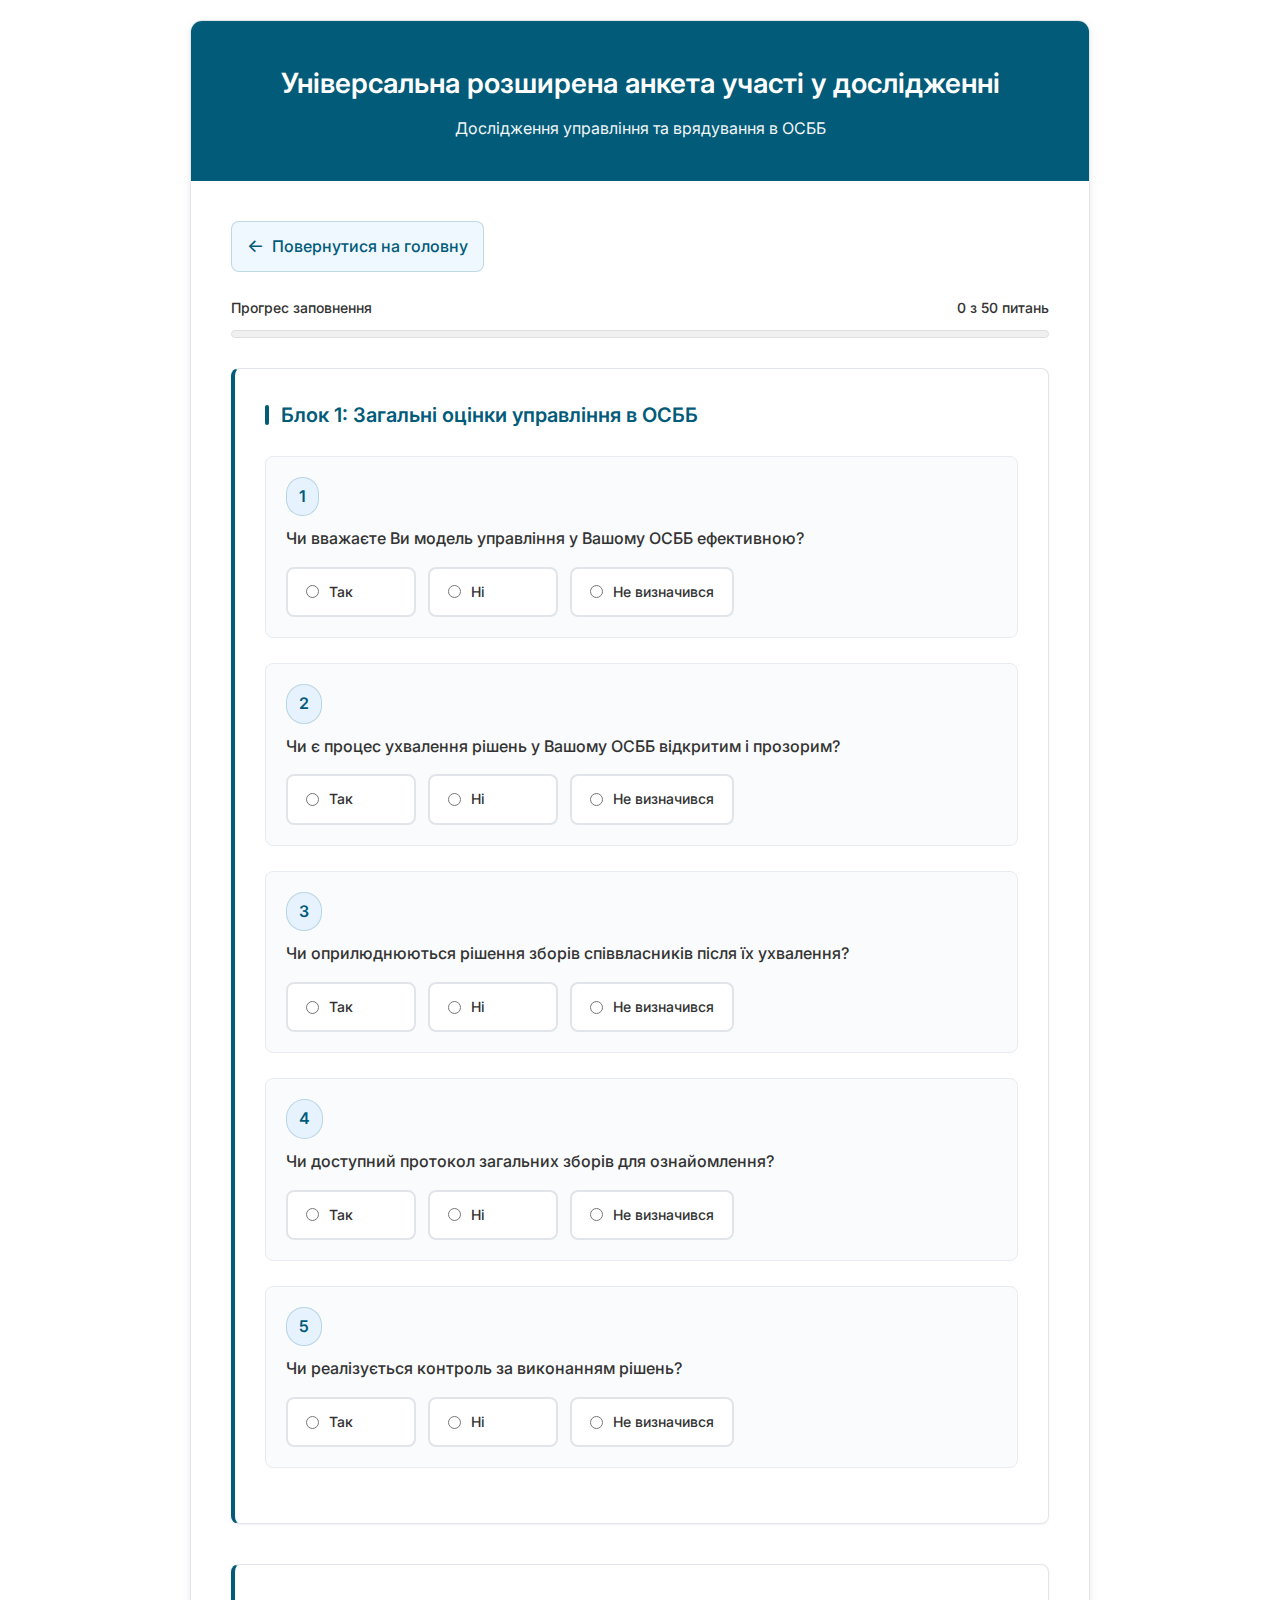
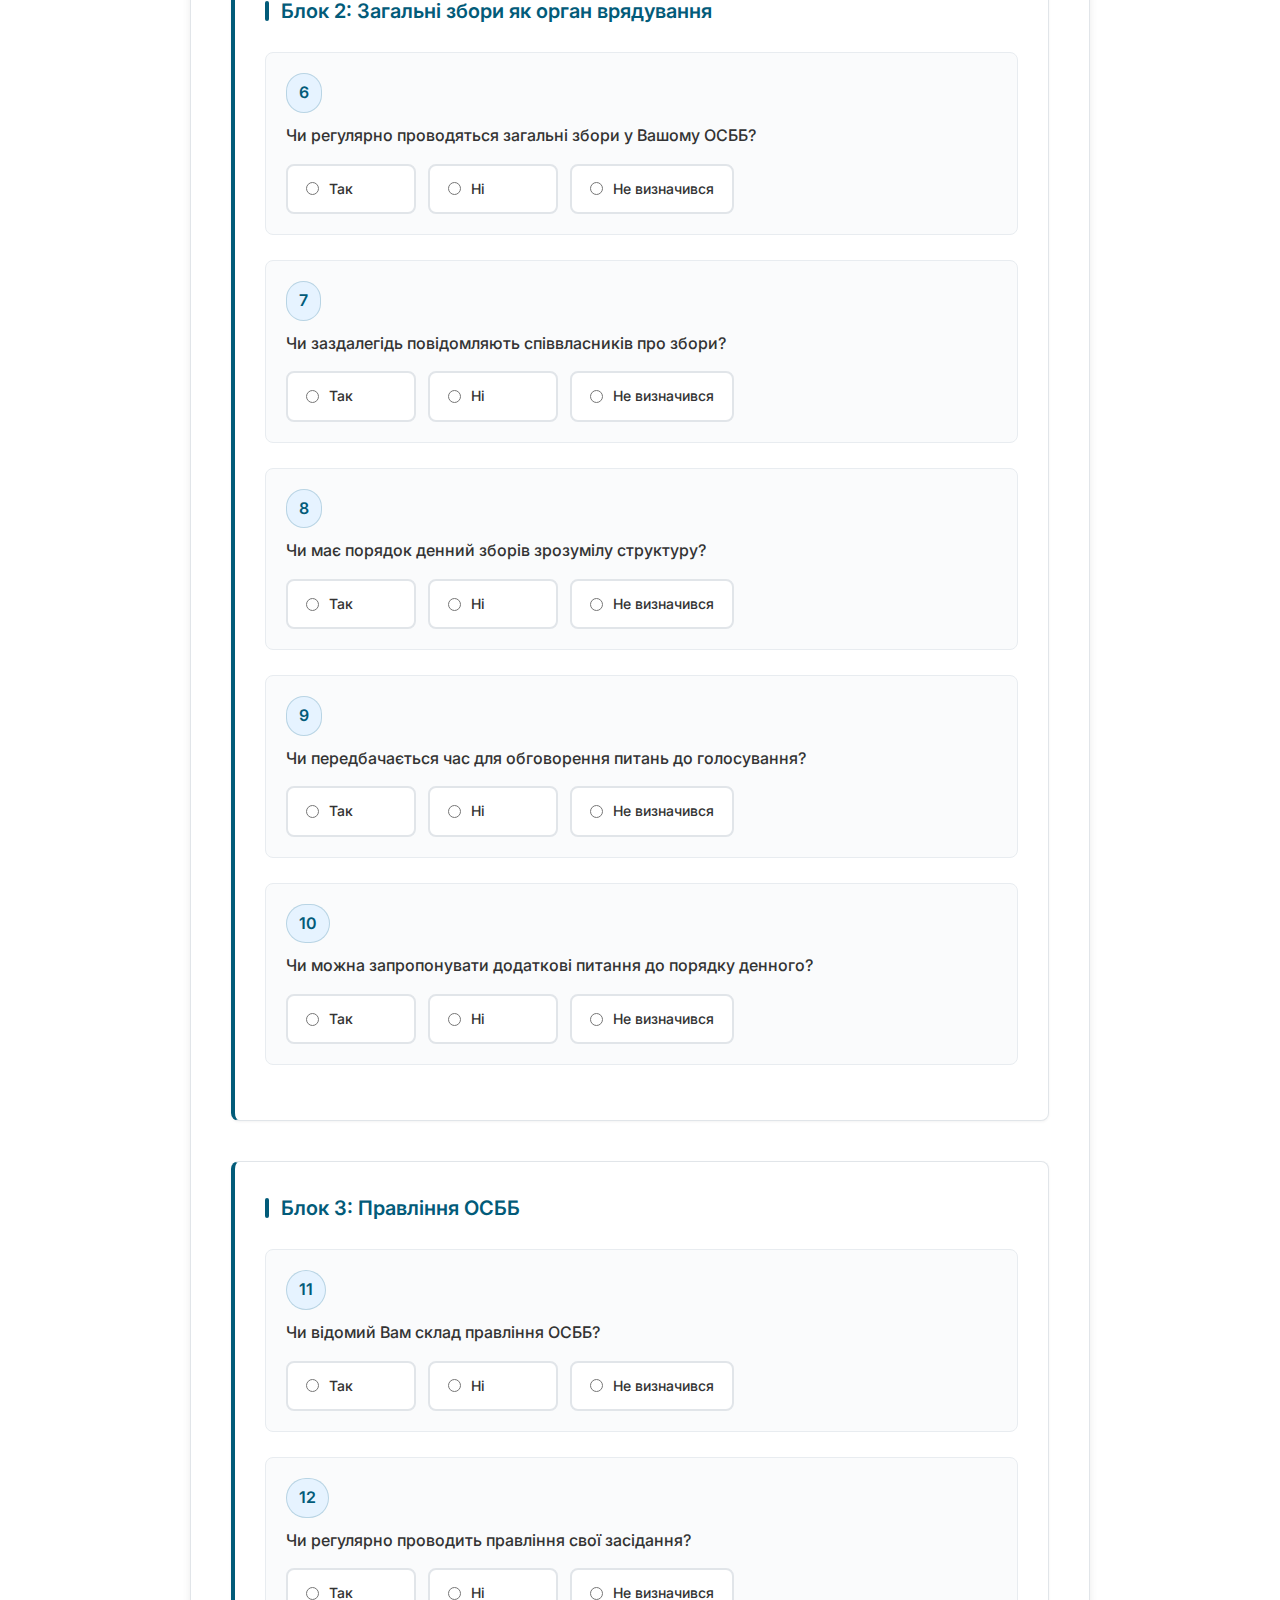
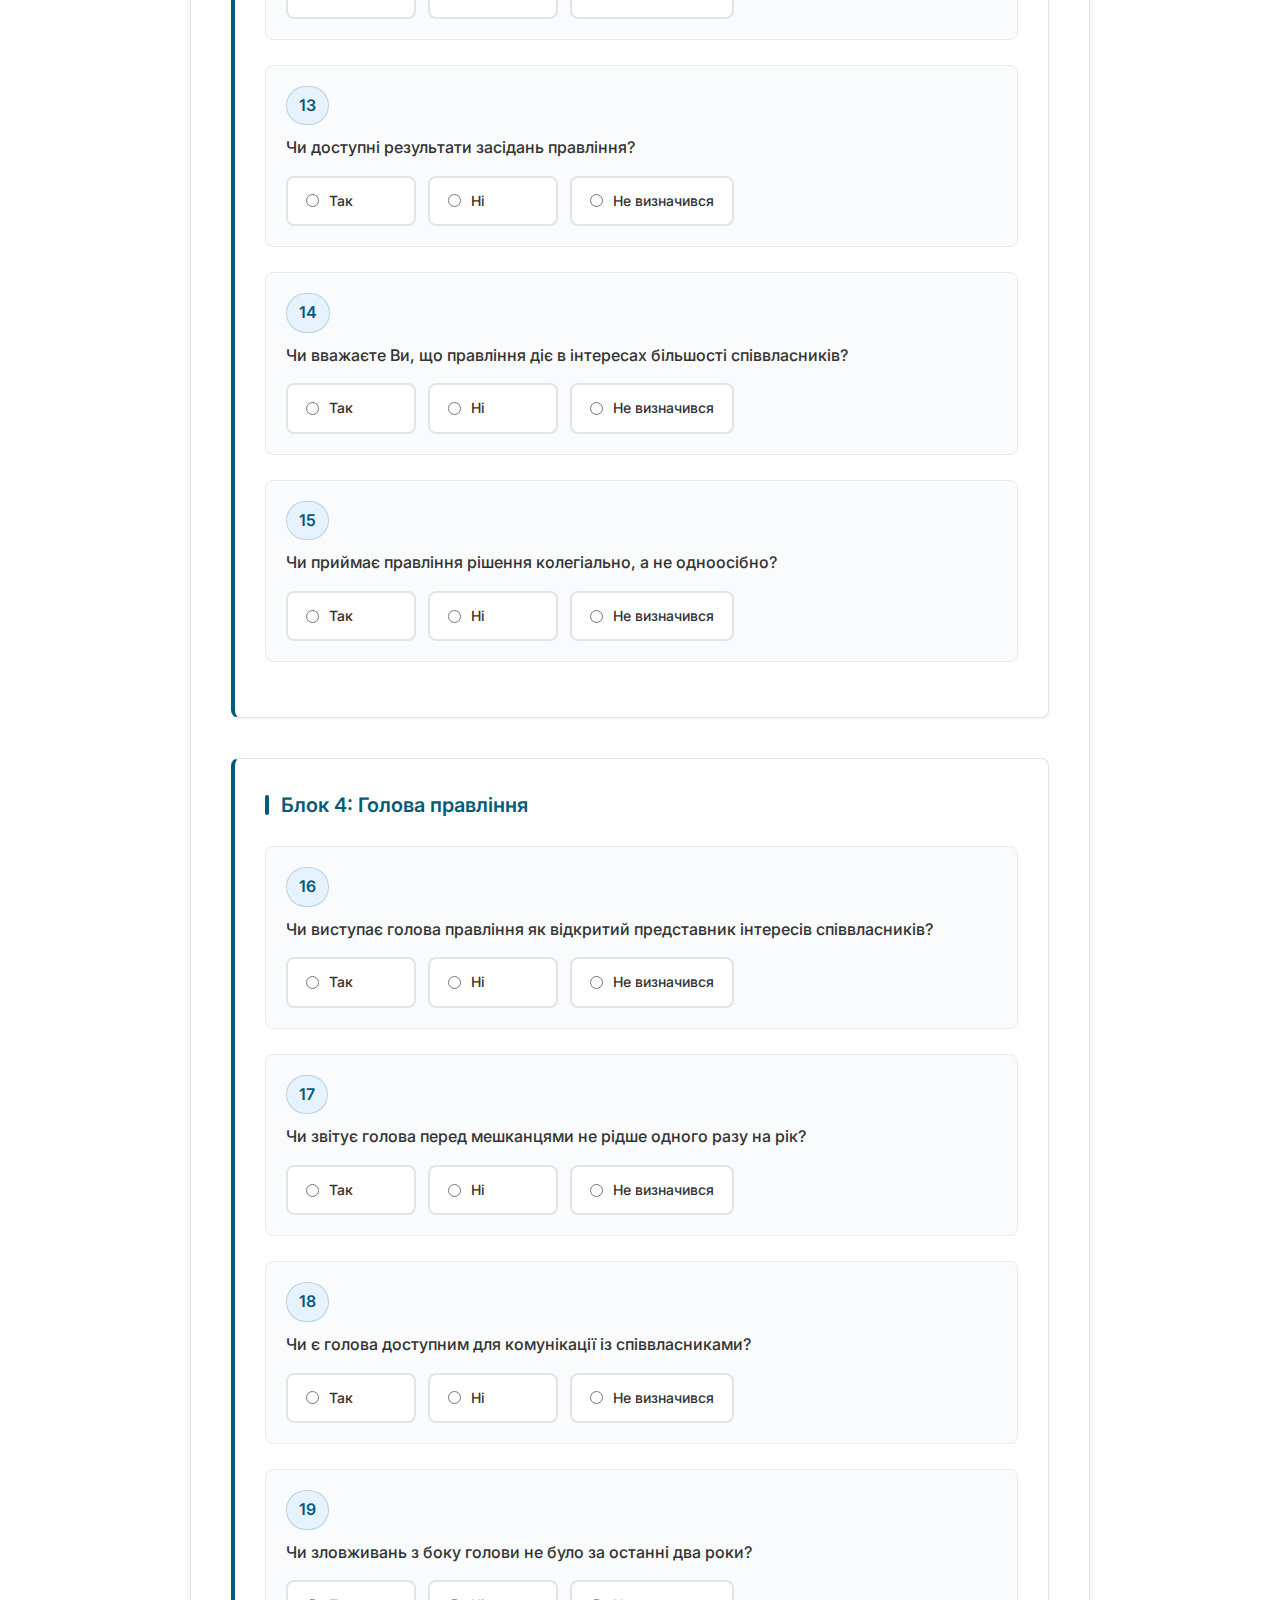
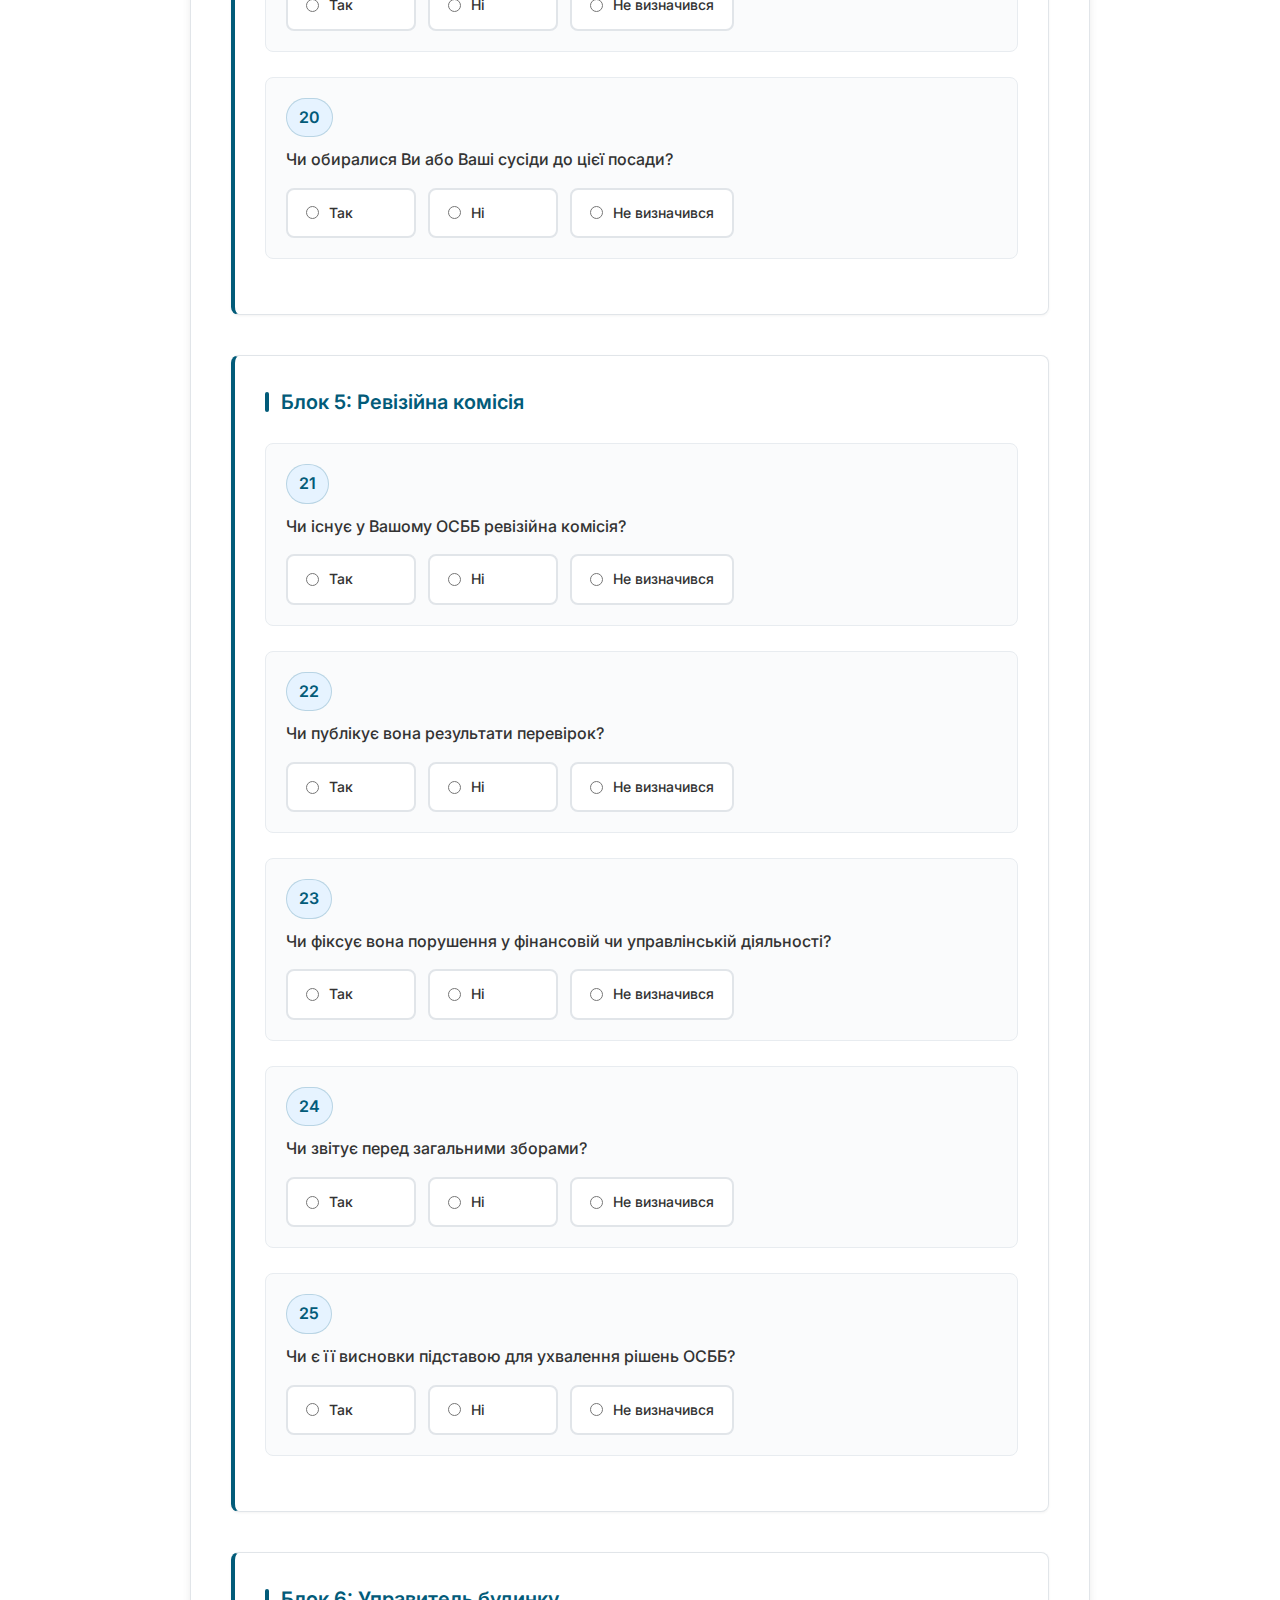
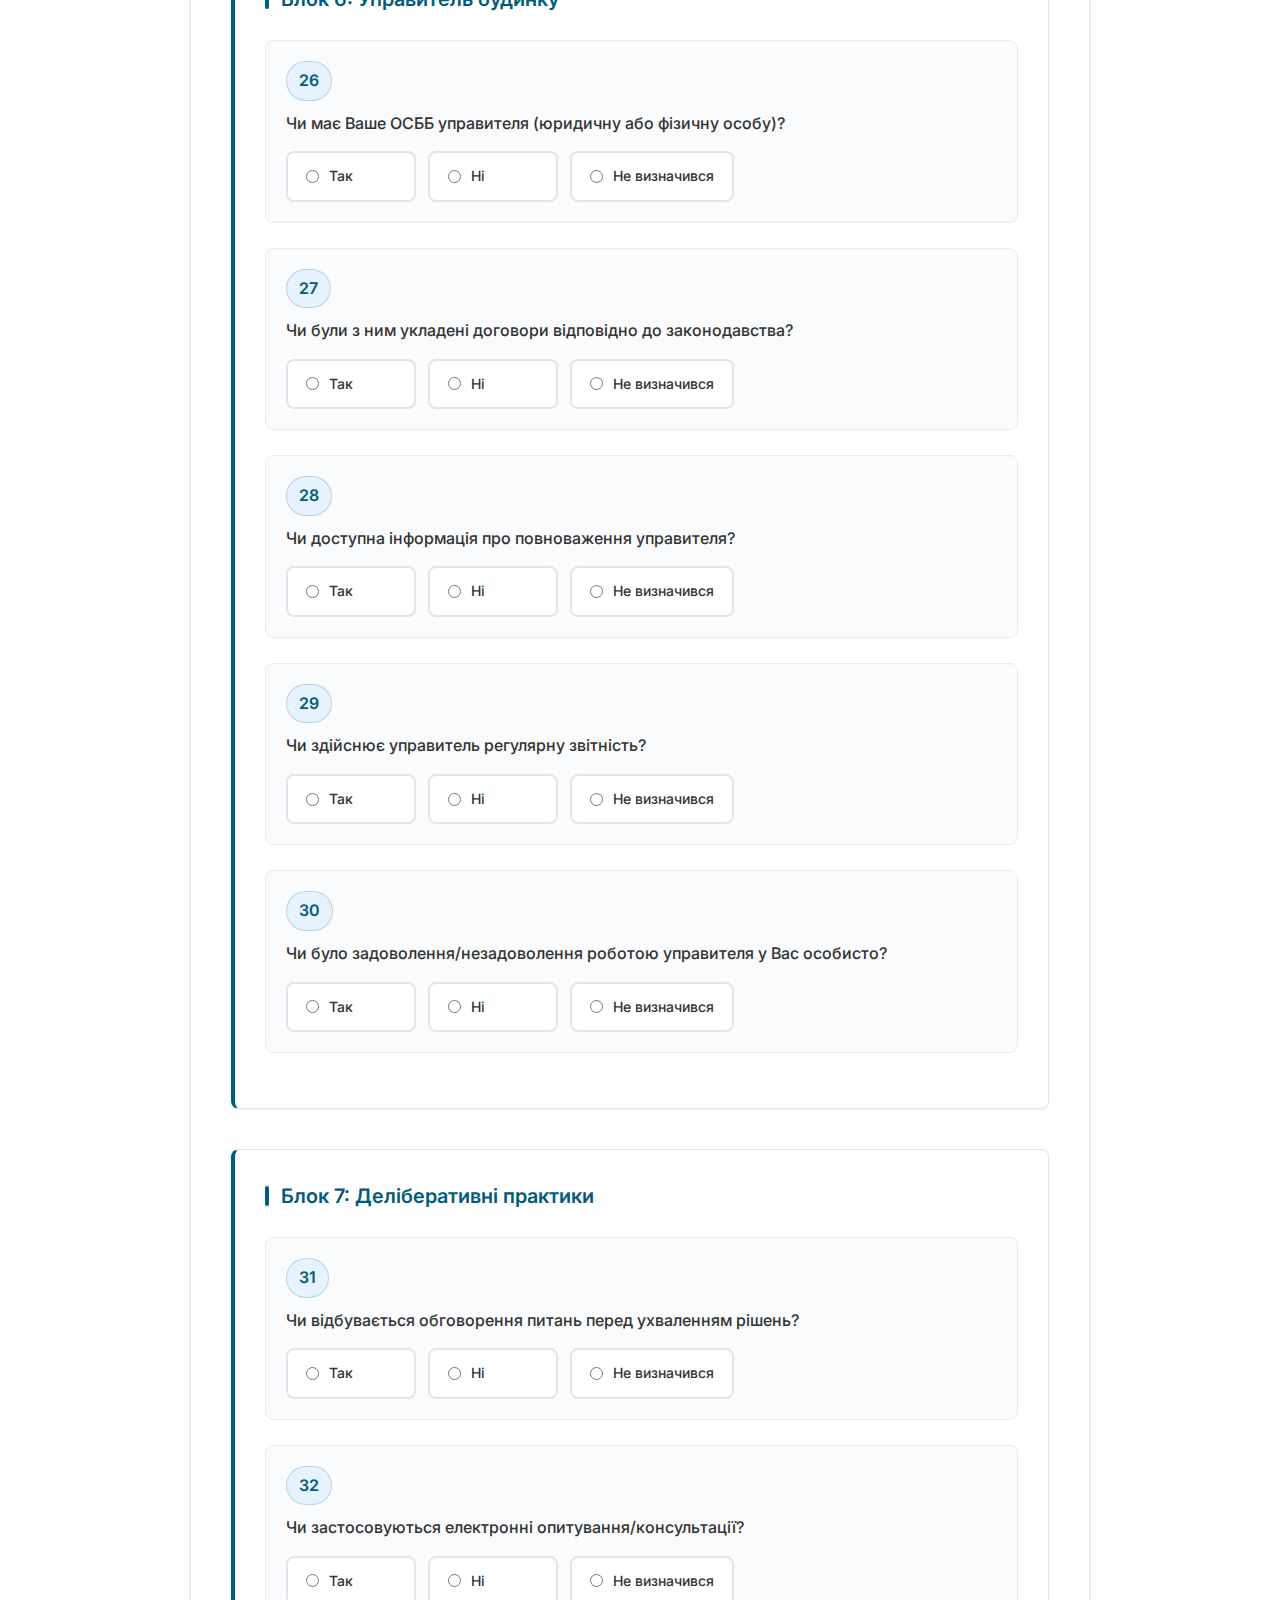
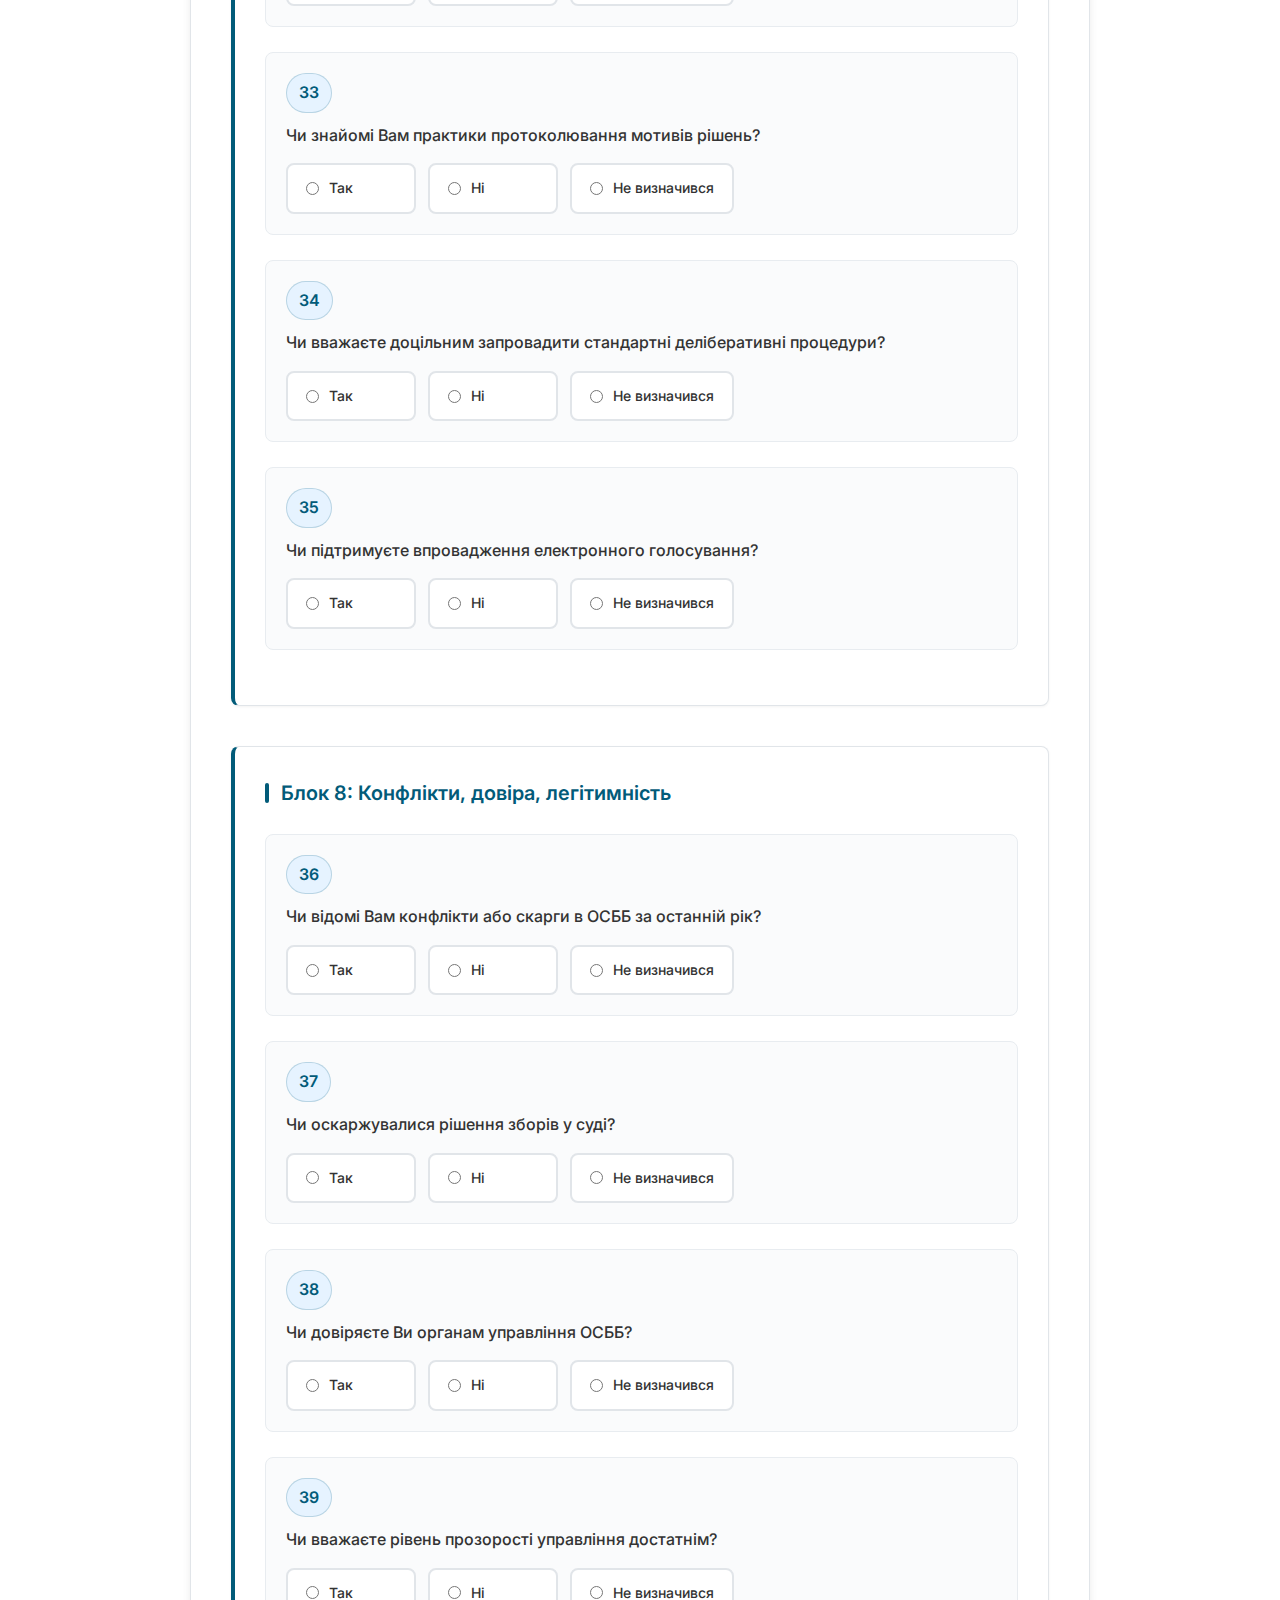
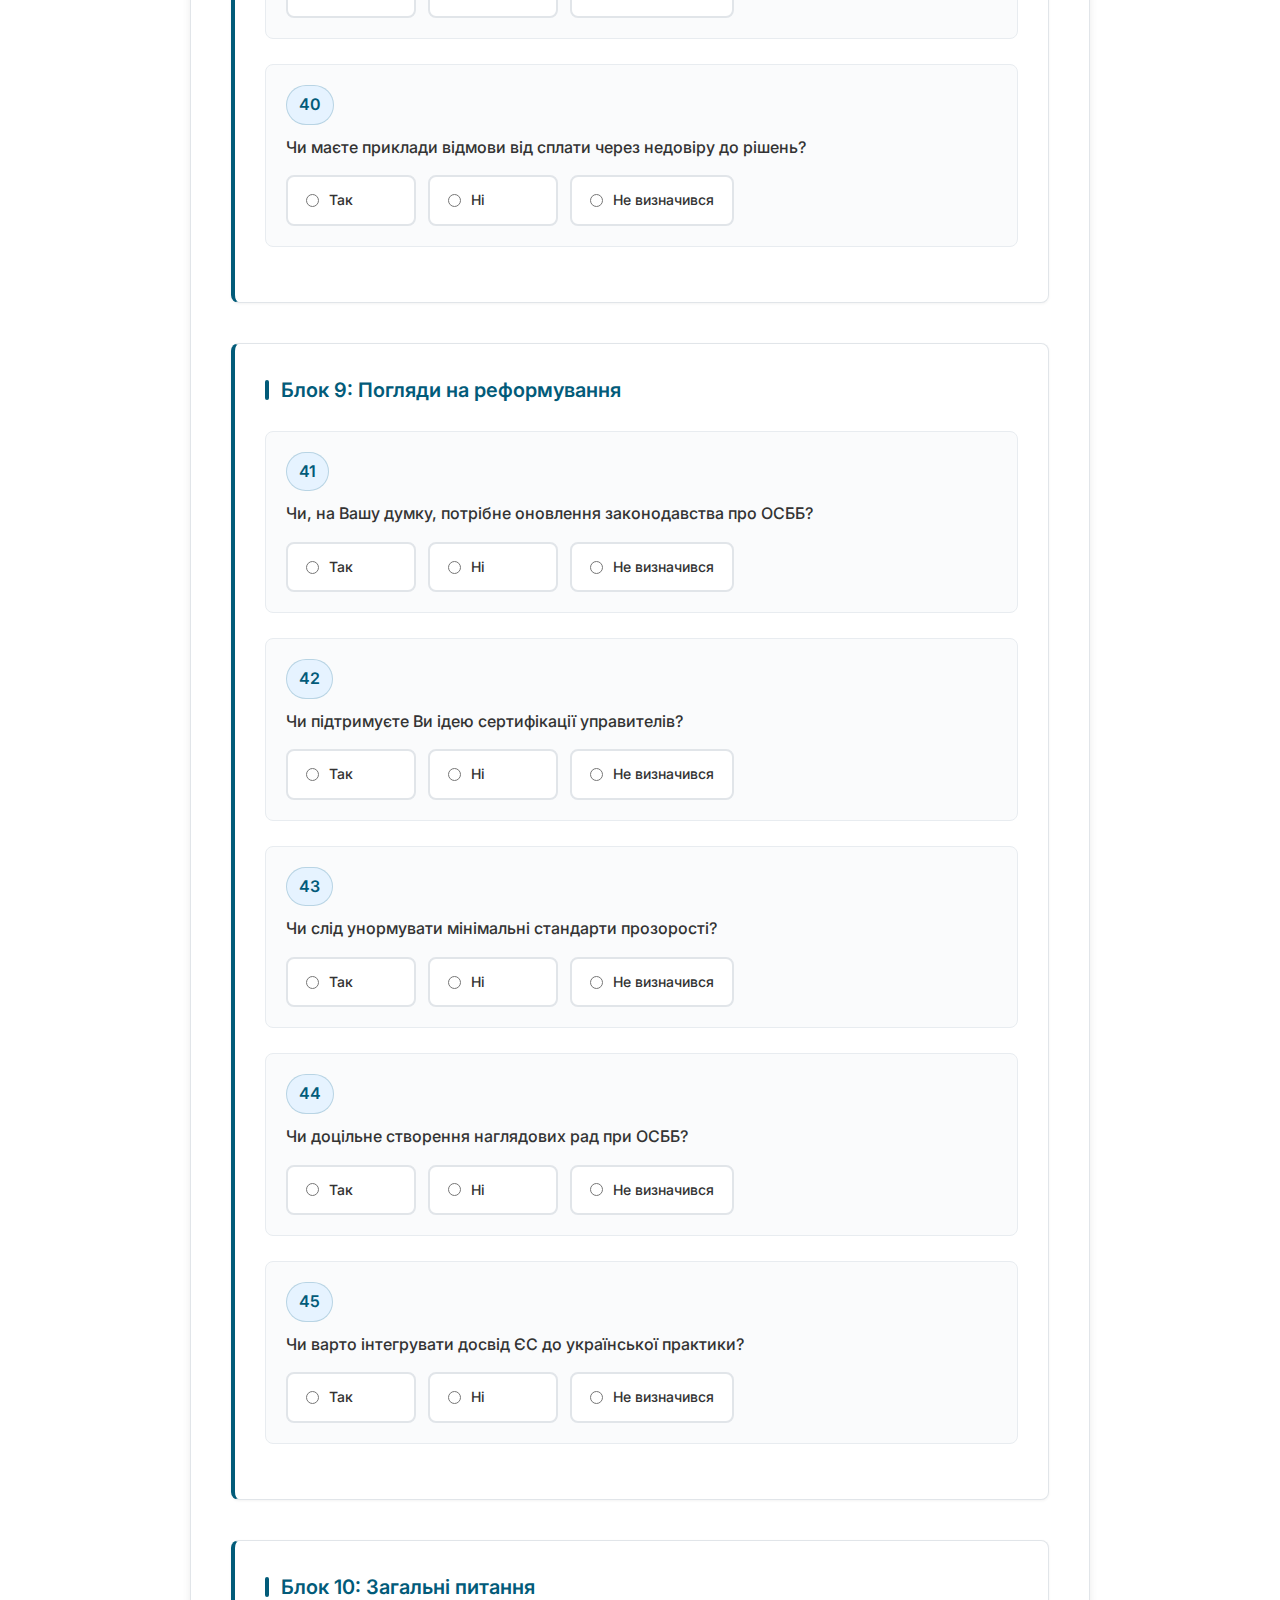
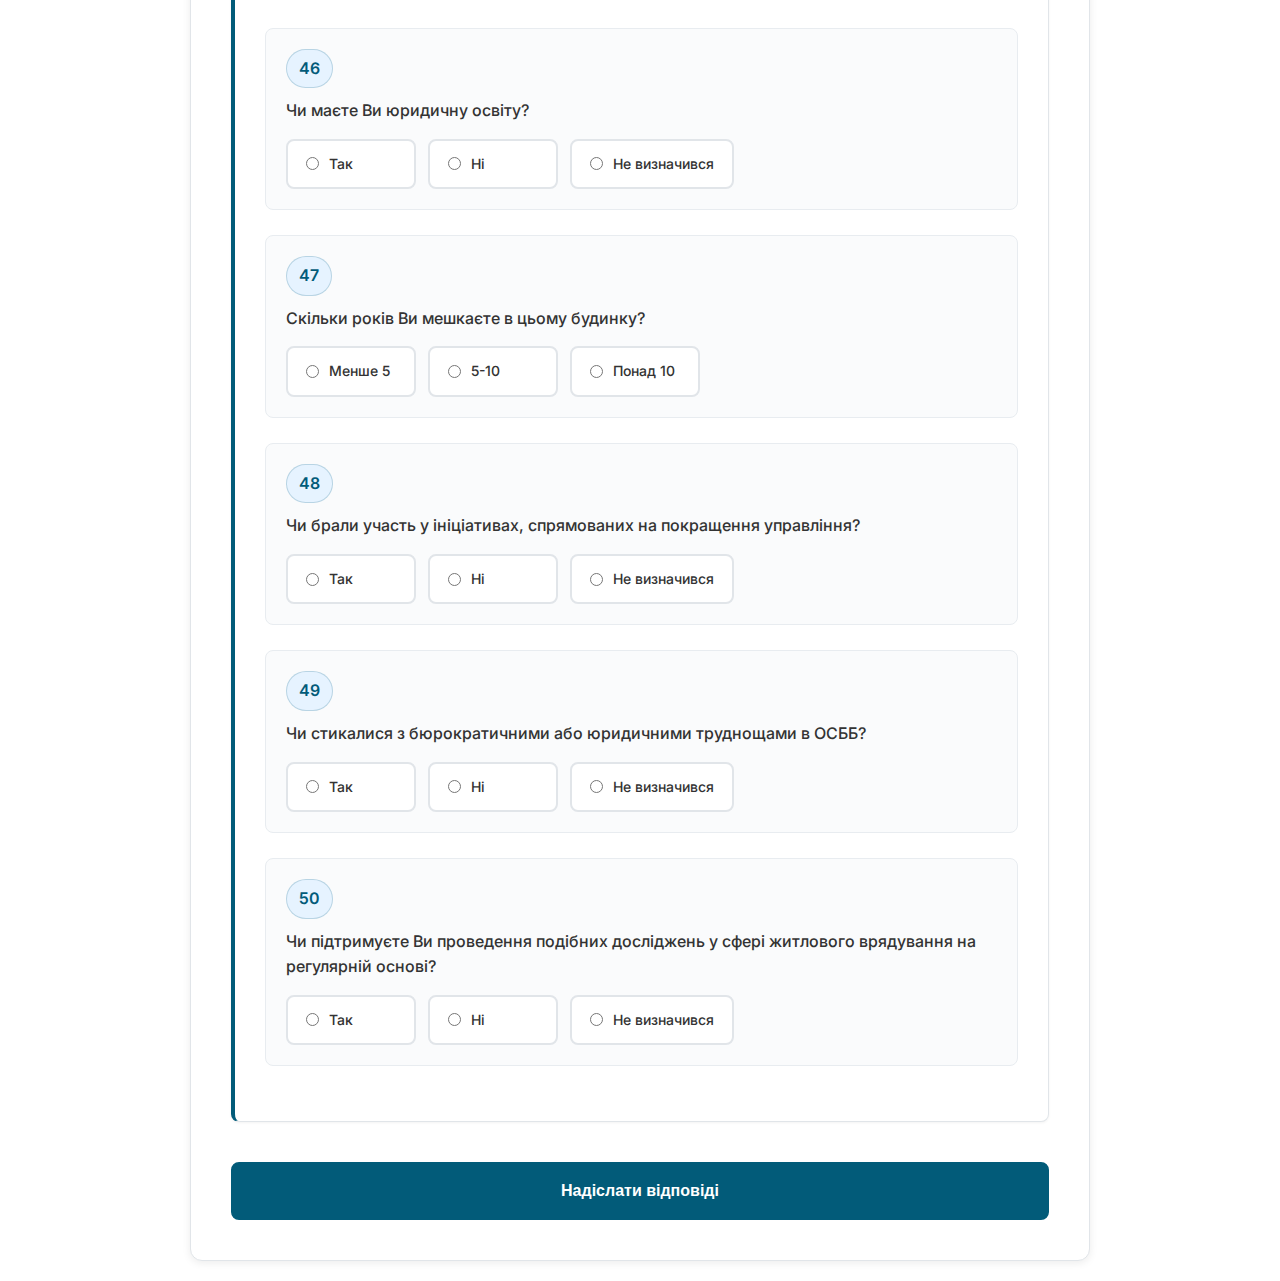
<file: form/universal_survey.html>
<!DOCTYPE html>
<html lang="uk">
<head>
    <meta charset="UTF-8">
    <meta name="viewport" content="width=device-width, initial-scale=1.0">
    <title>Універсальна анкета участі у дослідженні</title>
    <link rel="stylesheet" href="css/style.css">
</head>
<body>
    <div class="survey-container">
        <div class="survey-header">
            <h1>Універсальна розширена анкета участі у дослідженні</h1>
            <p>Дослідження управління та врядування в ОСББ</p>
        </div>

        <div class="survey-form">
            <a href="../index.html" class="back-link">Повернутися на головну</a>
            
            <div class="progress-container">
                <div class="progress-info">
                    <span>Прогрес заповнення</span>
                    <span id="progressText">0 з 50 питань</span>
                </div>
                <div class="progress-bar">
                    <div class="progress-fill" id="progressFill"></div>
                </div>
            </div>

            <div id="successMessage" class="message success-message hidden">
                <h4>✅ Дякуємо за участь у дослідженні!</h4>
                <p>Ваші відповіді успішно збережено та передано для аналізу.</p>
                <p><strong>ID відповіді:</strong> <span id="responseId"></span></p>
            </div>

            <div id="errorMessage" class="message error-message hidden">
                <h4>❌ Помилка відправки</h4>
                <p id="errorText"></p>
            </div>

            <form id="surveyForm">
                <!-- Блок 1: Загальні оцінки управління в ОСББ -->
                <div class="question-block">
                    <h3>Блок 1: Загальні оцінки управління в ОСББ</h3>
                    
                    <div class="question">
                        <div class="question-number">1</div>
                        <div class="question-text">Чи вважаєте Ви модель управління у Вашому ОСББ ефективною?</div>
                        <div class="options">
                            <div class="option" onclick="selectOption(this, 'q1', 'yes')">
                                <input type="radio" id="q1_yes" name="q1" value="yes">
                                <label for="q1_yes">Так</label>
                            </div>
                            <div class="option" onclick="selectOption(this, 'q1', 'no')">
                                <input type="radio" id="q1_no" name="q1" value="no">
                                <label for="q1_no">Ні</label>
                            </div>
                            <div class="option" onclick="selectOption(this, 'q1', 'undecided')">
                                <input type="radio" id="q1_undecided" name="q1" value="undecided">
                                <label for="q1_undecided">Не визначився</label>
                            </div>
                        </div>
                    </div>

                    <div class="question">
                        <div class="question-number">2</div>
                        <div class="question-text">Чи є процес ухвалення рішень у Вашому ОСББ відкритим і прозорим?</div>
                        <div class="options">
                            <div class="option" onclick="selectOption(this, 'q2', 'yes')">
                                <input type="radio" id="q2_yes" name="q2" value="yes">
                                <label for="q2_yes">Так</label>
                            </div>
                            <div class="option" onclick="selectOption(this, 'q2', 'no')">
                                <input type="radio" id="q2_no" name="q2" value="no">
                                <label for="q2_no">Ні</label>
                            </div>
                            <div class="option" onclick="selectOption(this, 'q2', 'undecided')">
                                <input type="radio" id="q2_undecided" name="q2" value="undecided">
                                <label for="q2_undecided">Не визначився</label>
                            </div>
                        </div>
                    </div>

                    <div class="question">
                        <div class="question-number">3</div>
                        <div class="question-text">Чи оприлюднюються рішення зборів співвласників після їх ухвалення?</div>
                        <div class="options">
                            <div class="option" onclick="selectOption(this, 'q3', 'yes')">
                                <input type="radio" id="q3_yes" name="q3" value="yes">
                                <label for="q3_yes">Так</label>
                            </div>
                            <div class="option" onclick="selectOption(this, 'q3', 'no')">
                                <input type="radio" id="q3_no" name="q3" value="no">
                                <label for="q3_no">Ні</label>
                            </div>
                            <div class="option" onclick="selectOption(this, 'q3', 'undecided')">
                                <input type="radio" id="q3_undecided" name="q3" value="undecided">
                                <label for="q3_undecided">Не визначився</label>
                            </div>
                        </div>
                    </div>

                    <div class="question">
                        <div class="question-number">4</div>
                        <div class="question-text">Чи доступний протокол загальних зборів для ознайомлення?</div>
                        <div class="options">
                            <div class="option" onclick="selectOption(this, 'q4', 'yes')">
                                <input type="radio" id="q4_yes" name="q4" value="yes">
                                <label for="q4_yes">Так</label>
                            </div>
                            <div class="option" onclick="selectOption(this, 'q4', 'no')">
                                <input type="radio" id="q4_no" name="q4" value="no">
                                <label for="q4_no">Ні</label>
                            </div>
                            <div class="option" onclick="selectOption(this, 'q4', 'undecided')">
                                <input type="radio" id="q4_undecided" name="q4" value="undecided">
                                <label for="q4_undecided">Не визначився</label>
                            </div>
                        </div>
                    </div>

                    <div class="question">
                        <div class="question-number">5</div>
                        <div class="question-text">Чи реалізується контроль за виконанням рішень?</div>
                        <div class="options">
                            <div class="option" onclick="selectOption(this, 'q5', 'yes')">
                                <input type="radio" id="q5_yes" name="q5" value="yes">
                                <label for="q5_yes">Так</label>
                            </div>
                            <div class="option" onclick="selectOption(this, 'q5', 'no')">
                                <input type="radio" id="q5_no" name="q5" value="no">
                                <label for="q5_no">Ні</label>
                            </div>
                            <div class="option" onclick="selectOption(this, 'q5', 'undecided')">
                                <input type="radio" id="q5_undecided" name="q5" value="undecided">
                                <label for="q5_undecided">Не визначився</label>
                            </div>
                        </div>
                    </div>
                </div>

                <!-- Блок 2: Загальні збори як орган врядування -->
                <div class="question-block">
                    <h3>Блок 2: Загальні збори як орган врядування</h3>
                    
                    <div class="question">
                        <div class="question-number">6</div>
                        <div class="question-text">Чи регулярно проводяться загальні збори у Вашому ОСББ?</div>
                        <div class="options">
                            <div class="option" onclick="selectOption(this, 'q6', 'yes')">
                                <input type="radio" id="q6_yes" name="q6" value="yes">
                                <label for="q6_yes">Так</label>
                            </div>
                            <div class="option" onclick="selectOption(this, 'q6', 'no')">
                                <input type="radio" id="q6_no" name="q6" value="no">
                                <label for="q6_no">Ні</label>
                            </div>
                            <div class="option" onclick="selectOption(this, 'q6', 'undecided')">
                                <input type="radio" id="q6_undecided" name="q6" value="undecided">
                                <label for="q6_undecided">Не визначився</label>
                            </div>
                        </div>
                    </div>

                    <div class="question">
                        <div class="question-number">7</div>
                        <div class="question-text">Чи заздалегідь повідомляють співвласників про збори?</div>
                        <div class="options">
                            <div class="option" onclick="selectOption(this, 'q7', 'yes')">
                                <input type="radio" id="q7_yes" name="q7" value="yes">
                                <label for="q7_yes">Так</label>
                            </div>
                            <div class="option" onclick="selectOption(this, 'q7', 'no')">
                                <input type="radio" id="q7_no" name="q7" value="no">
                                <label for="q7_no">Ні</label>
                            </div>
                            <div class="option" onclick="selectOption(this, 'q7', 'undecided')">
                                <input type="radio" id="q7_undecided" name="q7" value="undecided">
                                <label for="q7_undecided">Не визначився</label>
                            </div>
                        </div>
                    </div>

                    <div class="question">
                        <div class="question-number">8</div>
                        <div class="question-text">Чи має порядок денний зборів зрозумілу структуру?</div>
                        <div class="options">
                            <div class="option" onclick="selectOption(this, 'q8', 'yes')">
                                <input type="radio" id="q8_yes" name="q8" value="yes">
                                <label for="q8_yes">Так</label>
                            </div>
                            <div class="option" onclick="selectOption(this, 'q8', 'no')">
                                <input type="radio" id="q8_no" name="q8" value="no">
                                <label for="q8_no">Ні</label>
                            </div>
                            <div class="option" onclick="selectOption(this, 'q8', 'undecided')">
                                <input type="radio" id="q8_undecided" name="q8" value="undecided">
                                <label for="q8_undecided">Не визначився</label>
                            </div>
                        </div>
                    </div>

                    <div class="question">
                        <div class="question-number">9</div>
                        <div class="question-text">Чи передбачається час для обговорення питань до голосування?</div>
                        <div class="options">
                            <div class="option" onclick="selectOption(this, 'q9', 'yes')">
                                <input type="radio" id="q9_yes" name="q9" value="yes">
                                <label for="q9_yes">Так</label>
                            </div>
                            <div class="option" onclick="selectOption(this, 'q9', 'no')">
                                <input type="radio" id="q9_no" name="q9" value="no">
                                <label for="q9_no">Ні</label>
                            </div>
                            <div class="option" onclick="selectOption(this, 'q9', 'undecided')">
                                <input type="radio" id="q9_undecided" name="q9" value="undecided">
                                <label for="q9_undecided">Не визначився</label>
                            </div>
                        </div>
                    </div>

                    <div class="question">
                        <div class="question-number">10</div>
                        <div class="question-text">Чи можна запропонувати додаткові питання до порядку денного?</div>
                        <div class="options">
                            <div class="option" onclick="selectOption(this, 'q10', 'yes')">
                                <input type="radio" id="q10_yes" name="q10" value="yes">
                                <label for="q10_yes">Так</label>
                            </div>
                            <div class="option" onclick="selectOption(this, 'q10', 'no')">
                                <input type="radio" id="q10_no" name="q10" value="no">
                                <label for="q10_no">Ні</label>
                            </div>
                            <div class="option" onclick="selectOption(this, 'q10', 'undecided')">
                                <input type="radio" id="q10_undecided" name="q10" value="undecided">
                                <label for="q10_undecided">Не визначився</label>
                            </div>
                        </div>
                    </div>
                </div>

                <!-- Блок 3: Правління ОСББ -->
                <div class="question-block">
                    <h3>Блок 3: Правління ОСББ</h3>
                    
                    <div class="question">
                        <div class="question-number">11</div>
                        <div class="question-text">Чи відомий Вам склад правління ОСББ?</div>
                        <div class="options">
                            <div class="option" onclick="selectOption(this, 'q11', 'yes')">
                                <input type="radio" id="q11_yes" name="q11" value="yes">
                                <label for="q11_yes">Так</label>
                            </div>
                            <div class="option" onclick="selectOption(this, 'q11', 'no')">
                                <input type="radio" id="q11_no" name="q11" value="no">
                                <label for="q11_no">Ні</label>
                            </div>
                            <div class="option" onclick="selectOption(this, 'q11', 'undecided')">
                                <input type="radio" id="q11_undecided" name="q11" value="undecided">
                                <label for="q11_undecided">Не визначився</label>
                            </div>
                        </div>
                    </div>

                    <div class="question">
                        <div class="question-number">12</div>
                        <div class="question-text">Чи регулярно проводить правління свої засідання?</div>
                        <div class="options">
                            <div class="option" onclick="selectOption(this, 'q12', 'yes')">
                                <input type="radio" id="q12_yes" name="q12" value="yes">
                                <label for="q12_yes">Так</label>
                            </div>
                            <div class="option" onclick="selectOption(this, 'q12', 'no')">
                                <input type="radio" id="q12_no" name="q12" value="no">
                                <label for="q12_no">Ні</label>
                            </div>
                            <div class="option" onclick="selectOption(this, 'q12', 'undecided')">
                                <input type="radio" id="q12_undecided" name="q12" value="undecided">
                                <label for="q12_undecided">Не визначився</label>
                            </div>
                        </div>
                    </div>

                    <div class="question">
                        <div class="question-number">13</div>
                        <div class="question-text">Чи доступні результати засідань правління?</div>
                        <div class="options">
                            <div class="option" onclick="selectOption(this, 'q13', 'yes')">
                                <input type="radio" id="q13_yes" name="q13" value="yes">
                                <label for="q13_yes">Так</label>
                            </div>
                            <div class="option" onclick="selectOption(this, 'q13', 'no')">
                                <input type="radio" id="q13_no" name="q13" value="no">
                                <label for="q13_no">Ні</label>
                            </div>
                            <div class="option" onclick="selectOption(this, 'q13', 'undecided')">
                                <input type="radio" id="q13_undecided" name="q13" value="undecided">
                                <label for="q13_undecided">Не визначився</label>
                            </div>
                        </div>
                    </div>

                    <div class="question">
                        <div class="question-number">14</div>
                        <div class="question-text">Чи вважаєте Ви, що правління діє в інтересах більшості співвласників?</div>
                        <div class="options">
                            <div class="option" onclick="selectOption(this, 'q14', 'yes')">
                                <input type="radio" id="q14_yes" name="q14" value="yes">
                                <label for="q14_yes">Так</label>
                            </div>
                            <div class="option" onclick="selectOption(this, 'q14', 'no')">
                                <input type="radio" id="q14_no" name="q14" value="no">
                                <label for="q14_no">Ні</label>
                            </div>
                            <div class="option" onclick="selectOption(this, 'q14', 'undecided')">
                                <input type="radio" id="q14_undecided" name="q14" value="undecided">
                                <label for="q14_undecided">Не визначився</label>
                            </div>
                        </div>
                    </div>

                    <div class="question">
                        <div class="question-number">15</div>
                        <div class="question-text">Чи приймає правління рішення колегіально, а не одноосібно?</div>
                        <div class="options">
                            <div class="option" onclick="selectOption(this, 'q15', 'yes')">
                                <input type="radio" id="q15_yes" name="q15" value="yes">
                                <label for="q15_yes">Так</label>
                            </div>
                            <div class="option" onclick="selectOption(this, 'q15', 'no')">
                                <input type="radio" id="q15_no" name="q15" value="no">
                                <label for="q15_no">Ні</label>
                            </div>
                            <div class="option" onclick="selectOption(this, 'q15', 'undecided')">
                                <input type="radio" id="q15_undecided" name="q15" value="undecided">
                                <label for="q15_undecided">Не визначився</label>
                            </div>
                        </div>
                    </div>
                </div>

                <!-- Блок 4: Голова правління -->
                <div class="question-block">
                    <h3>Блок 4: Голова правління</h3>
                    
                    <div class="question">
                        <div class="question-number">16</div>
                        <div class="question-text">Чи виступає голова правління як відкритий представник інтересів співвласників?</div>
                        <div class="options">
                            <div class="option" onclick="selectOption(this, 'q16', 'yes')">
                                <input type="radio" id="q16_yes" name="q16" value="yes">
                                <label for="q16_yes">Так</label>
                            </div>
                            <div class="option" onclick="selectOption(this, 'q16', 'no')">
                                <input type="radio" id="q16_no" name="q16" value="no">
                                <label for="q16_no">Ні</label>
                            </div>
                            <div class="option" onclick="selectOption(this, 'q16', 'undecided')">
                                <input type="radio" id="q16_undecided" name="q16" value="undecided">
                                <label for="q16_undecided">Не визначився</label>
                            </div>
                        </div>
                    </div>

                    <div class="question">
                        <div class="question-number">17</div>
                        <div class="question-text">Чи звітує голова перед мешканцями не рідше одного разу на рік?</div>
                        <div class="options">
                            <div class="option" onclick="selectOption(this, 'q17', 'yes')">
                                <input type="radio" id="q17_yes" name="q17" value="yes">
                                <label for="q17_yes">Так</label>
                            </div>
                            <div class="option" onclick="selectOption(this, 'q17', 'no')">
                                <input type="radio" id="q17_no" name="q17" value="no">
                                <label for="q17_no">Ні</label>
                            </div>
                            <div class="option" onclick="selectOption(this, 'q17', 'undecided')">
                                <input type="radio" id="q17_undecided" name="q17" value="undecided">
                                <label for="q17_undecided">Не визначився</label>
                            </div>
                        </div>
                    </div>

                    <div class="question">
                        <div class="question-number">18</div>
                        <div class="question-text">Чи є голова доступним для комунікації із співвласниками?</div>
                        <div class="options">
                            <div class="option" onclick="selectOption(this, 'q18', 'yes')">
                                <input type="radio" id="q18_yes" name="q18" value="yes">
                                <label for="q18_yes">Так</label>
                            </div>
                            <div class="option" onclick="selectOption(this, 'q18', 'no')">
                                <input type="radio" id="q18_no" name="q18" value="no">
                                <label for="q18_no">Ні</label>
                            </div>
                            <div class="option" onclick="selectOption(this, 'q18', 'undecided')">
                                <input type="radio" id="q18_undecided" name="q18" value="undecided">
                                <label for="q18_undecided">Не визначився</label>
                            </div>
                        </div>
                    </div>

                    <div class="question">
                        <div class="question-number">19</div>
                        <div class="question-text">Чи зловживань з боку голови не було за останні два роки?</div>
                        <div class="options">
                            <div class="option" onclick="selectOption(this, 'q19', 'yes')">
                                <input type="radio" id="q19_yes" name="q19" value="yes">
                                <label for="q19_yes">Так</label>
                            </div>
                            <div class="option" onclick="selectOption(this, 'q19', 'no')">
                                <input type="radio" id="q19_no" name="q19" value="no">
                                <label for="q19_no">Ні</label>
                            </div>
                            <div class="option" onclick="selectOption(this, 'q19', 'undecided')">
                                <input type="radio" id="q19_undecided" name="q19" value="undecided">
                                <label for="q19_undecided">Не визначився</label>
                            </div>
                        </div>
                    </div>

                    <div class="question">
                        <div class="question-number">20</div>
                        <div class="question-text">Чи обиралися Ви або Ваші сусіди до цієї посади?</div>
                        <div class="options">
                            <div class="option" onclick="selectOption(this, 'q20', 'yes')">
                                <input type="radio" id="q20_yes" name="q20" value="yes">
                                <label for="q20_yes">Так</label>
                            </div>
                            <div class="option" onclick="selectOption(this, 'q20', 'no')">
                                <input type="radio" id="q20_no" name="q20" value="no">
                                <label for="q20_no">Ні</label>
                            </div>
                            <div class="option" onclick="selectOption(this, 'q20', 'undecided')">
                                <input type="radio" id="q20_undecided" name="q20" value="undecided">
                                <label for="q20_undecided">Не визначився</label>
                            </div>
                        </div>
                    </div>
                </div>

                <!-- Блок 5: Ревізійна комісія -->
                <div class="question-block">
                    <h3>Блок 5: Ревізійна комісія</h3>
                    
                    <div class="question">
                        <div class="question-number">21</div>
                        <div class="question-text">Чи існує у Вашому ОСББ ревізійна комісія?</div>
                        <div class="options">
                            <div class="option" onclick="selectOption(this, 'q21', 'yes')">
                                <input type="radio" id="q21_yes" name="q21" value="yes">
                                <label for="q21_yes">Так</label>
                            </div>
                            <div class="option" onclick="selectOption(this, 'q21', 'no')">
                                <input type="radio" id="q21_no" name="q21" value="no">
                                <label for="q21_no">Ні</label>
                            </div>
                            <div class="option" onclick="selectOption(this, 'q21', 'undecided')">
                                <input type="radio" id="q21_undecided" name="q21" value="undecided">
                                <label for="q21_undecided">Не визначився</label>
                            </div>
                        </div>
                    </div>

                    <div class="question">
                        <div class="question-number">22</div>
                        <div class="question-text">Чи публікує вона результати перевірок?</div>
                        <div class="options">
                            <div class="option" onclick="selectOption(this, 'q22', 'yes')">
                                <input type="radio" id="q22_yes" name="q22" value="yes">
                                <label for="q22_yes">Так</label>
                            </div>
                            <div class="option" onclick="selectOption(this, 'q22', 'no')">
                                <input type="radio" id="q22_no" name="q22" value="no">
                                <label for="q22_no">Ні</label>
                            </div>
                            <div class="option" onclick="selectOption(this, 'q22', 'undecided')">
                                <input type="radio" id="q22_undecided" name="q22" value="undecided">
                                <label for="q22_undecided">Не визначився</label>
                            </div>
                        </div>
                    </div>

                    <div class="question">
                        <div class="question-number">23</div>
                        <div class="question-text">Чи фіксує вона порушення у фінансовій чи управлінській діяльності?</div>
                        <div class="options">
                            <div class="option" onclick="selectOption(this, 'q23', 'yes')">
                                <input type="radio" id="q23_yes" name="q23" value="yes">
                                <label for="q23_yes">Так</label>
                            </div>
                            <div class="option" onclick="selectOption(this, 'q23', 'no')">
                                <input type="radio" id="q23_no" name="q23" value="no">
                                <label for="q23_no">Ні</label>
                            </div>
                            <div class="option" onclick="selectOption(this, 'q23', 'undecided')">
                                <input type="radio" id="q23_undecided" name="q23" value="undecided">
                                <label for="q23_undecided">Не визначився</label>
                            </div>
                        </div>
                    </div>

                    <div class="question">
                        <div class="question-number">24</div>
                        <div class="question-text">Чи звітує перед загальними зборами?</div>
                        <div class="options">
                            <div class="option" onclick="selectOption(this, 'q24', 'yes')">
                                <input type="radio" id="q24_yes" name="q24" value="yes">
                                <label for="q24_yes">Так</label>
                            </div>
                            <div class="option" onclick="selectOption(this, 'q24', 'no')">
                                <input type="radio" id="q24_no" name="q24" value="no">
                                <label for="q24_no">Ні</label>
                            </div>
                            <div class="option" onclick="selectOption(this, 'q24', 'undecided')">
                                <input type="radio" id="q24_undecided" name="q24" value="undecided">
                                <label for="q24_undecided">Не визначився</label>
                            </div>
                        </div>
                    </div>

                    <div class="question">
                        <div class="question-number">25</div>
                        <div class="question-text">Чи є її висновки підставою для ухвалення рішень ОСББ?</div>
                        <div class="options">
                            <div class="option" onclick="selectOption(this, 'q25', 'yes')">
                                <input type="radio" id="q25_yes" name="q25" value="yes">
                                <label for="q25_yes">Так</label>
                            </div>
                            <div class="option" onclick="selectOption(this, 'q25', 'no')">
                                <input type="radio" id="q25_no" name="q25" value="no">
                                <label for="q25_no">Ні</label>
                            </div>
                            <div class="option" onclick="selectOption(this, 'q25', 'undecided')">
                                <input type="radio" id="q25_undecided" name="q25" value="undecided">
                                <label for="q25_undecided">Не визначився</label>
                            </div>
                        </div>
                    </div>
                </div>

                <!-- Блок 6: Управитель будинку -->
                <div class="question-block">
                    <h3>Блок 6: Управитель будинку</h3>
                    
                    <div class="question">
                        <div class="question-number">26</div>
                        <div class="question-text">Чи має Ваше ОСББ управителя (юридичну або фізичну особу)?</div>
                        <div class="options">
                            <div class="option" onclick="selectOption(this, 'q26', 'yes')">
                                <input type="radio" id="q26_yes" name="q26" value="yes">
                                <label for="q26_yes">Так</label>
                            </div>
                            <div class="option" onclick="selectOption(this, 'q26', 'no')">
                                <input type="radio" id="q26_no" name="q26" value="no">
                                <label for="q26_no">Ні</label>
                            </div>
                            <div class="option" onclick="selectOption(this, 'q26', 'undecided')">
                                <input type="radio" id="q26_undecided" name="q26" value="undecided">
                                <label for="q26_undecided">Не визначився</label>
                            </div>
                        </div>
                    </div>

                    <div class="question">
                        <div class="question-number">27</div>
                        <div class="question-text">Чи були з ним укладені договори відповідно до законодавства?</div>
                        <div class="options">
                            <div class="option" onclick="selectOption(this, 'q27', 'yes')">
                                <input type="radio" id="q27_yes" name="q27" value="yes">
                                <label for="q27_yes">Так</label>
                            </div>
                            <div class="option" onclick="selectOption(this, 'q27', 'no')">
                                <input type="radio" id="q27_no" name="q27" value="no">
                                <label for="q27_no">Ні</label>
                            </div>
                            <div class="option" onclick="selectOption(this, 'q27', 'undecided')">
                                <input type="radio" id="q27_undecided" name="q27" value="undecided">
                                <label for="q27_undecided">Не визначився</label>
                            </div>
                        </div>
                    </div>

                    <div class="question">
                        <div class="question-number">28</div>
                        <div class="question-text">Чи доступна інформація про повноваження управителя?</div>
                        <div class="options">
                            <div class="option" onclick="selectOption(this, 'q28', 'yes')">
                                <input type="radio" id="q28_yes" name="q28" value="yes">
                                <label for="q28_yes">Так</label>
                            </div>
                            <div class="option" onclick="selectOption(this, 'q28', 'no')">
                                <input type="radio" id="q28_no" name="q28" value="no">
                                <label for="q28_no">Ні</label>
                            </div>
                            <div class="option" onclick="selectOption(this, 'q28', 'undecided')">
                                <input type="radio" id="q28_undecided" name="q28" value="undecided">
                                <label for="q28_undecided">Не визначився</label>
                            </div>
                        </div>
                    </div>

                    <div class="question">
                        <div class="question-number">29</div>
                        <div class="question-text">Чи здійснює управитель регулярну звітність?</div>
                        <div class="options">
                            <div class="option" onclick="selectOption(this, 'q29', 'yes')">
                                <input type="radio" id="q29_yes" name="q29" value="yes">
                                <label for="q29_yes">Так</label>
                            </div>
                            <div class="option" onclick="selectOption(this, 'q29', 'no')">
                                <input type="radio" id="q29_no" name="q29" value="no">
                                <label for="q29_no">Ні</label>
                            </div>
                            <div class="option" onclick="selectOption(this, 'q29', 'undecided')">
                                <input type="radio" id="q29_undecided" name="q29" value="undecided">
                                <label for="q29_undecided">Не визначився</label>
                            </div>
                        </div>
                    </div>

                    <div class="question">
                        <div class="question-number">30</div>
                        <div class="question-text">Чи було задоволення/незадоволення роботою управителя у Вас особисто?</div>
                        <div class="options">
                            <div class="option" onclick="selectOption(this, 'q30', 'yes')">
                                <input type="radio" id="q30_yes" name="q30" value="yes">
                                <label for="q30_yes">Так</label>
                            </div>
                            <div class="option" onclick="selectOption(this, 'q30', 'no')">
                                <input type="radio" id="q30_no" name="q30" value="no">
                                <label for="q30_no">Ні</label>
                            </div>
                            <div class="option" onclick="selectOption(this, 'q30', 'undecided')">
                                <input type="radio" id="q30_undecided" name="q30" value="undecided">
                                <label for="q30_undecided">Не визначився</label>
                            </div>
                        </div>
                    </div>
                </div>

                <!-- Блок 7: Деліберативні практики -->
                <div class="question-block">
                    <h3>Блок 7: Деліберативні практики</h3>
                    
                    <div class="question">
                        <div class="question-number">31</div>
                        <div class="question-text">Чи відбувається обговорення питань перед ухваленням рішень?</div>
                        <div class="options">
                            <div class="option" onclick="selectOption(this, 'q31', 'yes')">
                                <input type="radio" id="q31_yes" name="q31" value="yes">
                                <label for="q31_yes">Так</label>
                            </div>
                            <div class="option" onclick="selectOption(this, 'q31', 'no')">
                                <input type="radio" id="q31_no" name="q31" value="no">
                                <label for="q31_no">Ні</label>
                            </div>
                            <div class="option" onclick="selectOption(this, 'q31', 'undecided')">
                                <input type="radio" id="q31_undecided" name="q31" value="undecided">
                                <label for="q31_undecided">Не визначився</label>
                            </div>
                        </div>
                    </div>

                    <div class="question">
                        <div class="question-number">32</div>
                        <div class="question-text">Чи застосовуються електронні опитування/консультації?</div>
                        <div class="options">
                            <div class="option" onclick="selectOption(this, 'q32', 'yes')">
                                <input type="radio" id="q32_yes" name="q32" value="yes">
                                <label for="q32_yes">Так</label>
                            </div>
                            <div class="option" onclick="selectOption(this, 'q32', 'no')">
                                <input type="radio" id="q32_no" name="q32" value="no">
                                <label for="q32_no">Ні</label>
                            </div>
                            <div class="option" onclick="selectOption(this, 'q32', 'undecided')">
                                <input type="radio" id="q32_undecided" name="q32" value="undecided">
                                <label for="q32_undecided">Не визначився</label>
                            </div>
                        </div>
                    </div>

                    <div class="question">
                        <div class="question-number">33</div>
                        <div class="question-text">Чи знайомі Вам практики протоколювання мотивів рішень?</div>
                        <div class="options">
                            <div class="option" onclick="selectOption(this, 'q33', 'yes')">
                                <input type="radio" id="q33_yes" name="q33" value="yes">
                                <label for="q33_yes">Так</label>
                            </div>
                            <div class="option" onclick="selectOption(this, 'q33', 'no')">
                                <input type="radio" id="q33_no" name="q33" value="no">
                                <label for="q33_no">Ні</label>
                            </div>
                            <div class="option" onclick="selectOption(this, 'q33', 'undecided')">
                                <input type="radio" id="q33_undecided" name="q33" value="undecided">
                                <label for="q33_undecided">Не визначився</label>
                            </div>
                        </div>
                    </div>

                    <div class="question">
                        <div class="question-number">34</div>
                        <div class="question-text">Чи вважаєте доцільним запровадити стандартні деліберативні процедури?</div>
                        <div class="options">
                            <div class="option" onclick="selectOption(this, 'q34', 'yes')">
                                <input type="radio" id="q34_yes" name="q34" value="yes">
                                <label for="q34_yes">Так</label>
                            </div>
                            <div class="option" onclick="selectOption(this, 'q34', 'no')">
                                <input type="radio" id="q34_no" name="q34" value="no">
                                <label for="q34_no">Ні</label>
                            </div>
                            <div class="option" onclick="selectOption(this, 'q34', 'undecided')">
                                <input type="radio" id="q34_undecided" name="q34" value="undecided">
                                <label for="q34_undecided">Не визначився</label>
                            </div>
                        </div>
                    </div>

                    <div class="question">
                        <div class="question-number">35</div>
                        <div class="question-text">Чи підтримуєте впровадження електронного голосування?</div>
                        <div class="options">
                            <div class="option" onclick="selectOption(this, 'q35', 'yes')">
                                <input type="radio" id="q35_yes" name="q35" value="yes">
                                <label for="q35_yes">Так</label>
                            </div>
                            <div class="option" onclick="selectOption(this, 'q35', 'no')">
                                <input type="radio" id="q35_no" name="q35" value="no">
                                <label for="q35_no">Ні</label>
                            </div>
                            <div class="option" onclick="selectOption(this, 'q35', 'undecided')">
                                <input type="radio" id="q35_undecided" name="q35" value="undecided">
                                <label for="q35_undecided">Не визначився</label>
                            </div>
                        </div>
                    </div>
                </div>

                <!-- Блок 8: Конфлікти, довіра, легітимність -->
                <div class="question-block">
                    <h3>Блок 8: Конфлікти, довіра, легітимність</h3>
                    
                    <div class="question">
                        <div class="question-number">36</div>
                        <div class="question-text">Чи відомі Вам конфлікти або скарги в ОСББ за останній рік?</div>
                        <div class="options">
                            <div class="option" onclick="selectOption(this, 'q36', 'yes')">
                                <input type="radio" id="q36_yes" name="q36" value="yes">
                                <label for="q36_yes">Так</label>
                            </div>
                            <div class="option" onclick="selectOption(this, 'q36', 'no')">
                                <input type="radio" id="q36_no" name="q36" value="no">
                                <label for="q36_no">Ні</label>
                            </div>
                            <div class="option" onclick="selectOption(this, 'q36', 'undecided')">
                                <input type="radio" id="q36_undecided" name="q36" value="undecided">
                                <label for="q36_undecided">Не визначився</label>
                            </div>
                        </div>
                    </div>

                    <div class="question">
                        <div class="question-number">37</div>
                        <div class="question-text">Чи оскаржувалися рішення зборів у суді?</div>
                        <div class="options">
                            <div class="option" onclick="selectOption(this, 'q37', 'yes')">
                                <input type="radio" id="q37_yes" name="q37" value="yes">
                                <label for="q37_yes">Так</label>
                            </div>
                            <div class="option" onclick="selectOption(this, 'q37', 'no')">
                                <input type="radio" id="q37_no" name="q37" value="no">
                                <label for="q37_no">Ні</label>
                            </div>
                            <div class="option" onclick="selectOption(this, 'q37', 'undecided')">
                                <input type="radio" id="q37_undecided" name="q37" value="undecided">
                                <label for="q37_undecided">Не визначився</label>
                            </div>
                        </div>
                    </div>

                    <div class="question">
                        <div class="question-number">38</div>
                        <div class="question-text">Чи довіряєте Ви органам управління ОСББ?</div>
                        <div class="options">
                            <div class="option" onclick="selectOption(this, 'q38', 'yes')">
                                <input type="radio" id="q38_yes" name="q38" value="yes">
                                <label for="q38_yes">Так</label>
                            </div>
                            <div class="option" onclick="selectOption(this, 'q38', 'no')">
                                <input type="radio" id="q38_no" name="q38" value="no">
                                <label for="q38_no">Ні</label>
                            </div>
                            <div class="option" onclick="selectOption(this, 'q38', 'undecided')">
                                <input type="radio" id="q38_undecided" name="q38" value="undecided">
                                <label for="q38_undecided">Не визначився</label>
                            </div>
                        </div>
                    </div>

                    <div class="question">
                        <div class="question-number">39</div>
                        <div class="question-text">Чи вважаєте рівень прозорості управління достатнім?</div>
                        <div class="options">
                            <div class="option" onclick="selectOption(this, 'q39', 'yes')">
                                <input type="radio" id="q39_yes" name="q39" value="yes">
                                <label for="q39_yes">Так</label>
                            </div>
                            <div class="option" onclick="selectOption(this, 'q39', 'no')">
                                <input type="radio" id="q39_no" name="q39" value="no">
                                <label for="q39_no">Ні</label>
                            </div>
                            <div class="option" onclick="selectOption(this, 'q39', 'undecided')">
                                <input type="radio" id="q39_undecided" name="q39" value="undecided">
                                <label for="q39_undecided">Не визначився</label>
                            </div>
                        </div>
                    </div>

                    <div class="question">
                        <div class="question-number">40</div>
                        <div class="question-text">Чи маєте приклади відмови від сплати через недовіру до рішень?</div>
                        <div class="options">
                            <div class="option" onclick="selectOption(this, 'q40', 'yes')">
                                <input type="radio" id="q40_yes" name="q40" value="yes">
                                <label for="q40_yes">Так</label>
                            </div>
                            <div class="option" onclick="selectOption(this, 'q40', 'no')">
                                <input type="radio" id="q40_no" name="q40" value="no">
                                <label for="q40_no">Ні</label>
                            </div>
                            <div class="option" onclick="selectOption(this, 'q40', 'undecided')">
                                <input type="radio" id="q40_undecided" name="q40" value="undecided">
                                <label for="q40_undecided">Не визначився</label>
                            </div>
                        </div>
                    </div>
                </div>

                <!-- Блок 9: Погляди на реформування -->
                <div class="question-block">
                    <h3>Блок 9: Погляди на реформування</h3>
                    
                    <div class="question">
                        <div class="question-number">41</div>
                        <div class="question-text">Чи, на Вашу думку, потрібне оновлення законодавства про ОСББ?</div>
                        <div class="options">
                            <div class="option" onclick="selectOption(this, 'q41', 'yes')">
                                <input type="radio" id="q41_yes" name="q41" value="yes">
                                <label for="q41_yes">Так</label>
                            </div>
                            <div class="option" onclick="selectOption(this, 'q41', 'no')">
                                <input type="radio" id="q41_no" name="q41" value="no">
                                <label for="q41_no">Ні</label>
                            </div>
                            <div class="option" onclick="selectOption(this, 'q41', 'undecided')">
                                <input type="radio" id="q41_undecided" name="q41" value="undecided">
                                <label for="q41_undecided">Не визначився</label>
                            </div>
                        </div>
                    </div>

                    <div class="question">
                        <div class="question-number">42</div>
                        <div class="question-text">Чи підтримуєте Ви ідею сертифікації управителів?</div>
                        <div class="options">
                            <div class="option" onclick="selectOption(this, 'q42', 'yes')">
                                <input type="radio" id="q42_yes" name="q42" value="yes">
                                <label for="q42_yes">Так</label>
                            </div>
                            <div class="option" onclick="selectOption(this, 'q42', 'no')">
                                <input type="radio" id="q42_no" name="q42" value="no">
                                <label for="q42_no">Ні</label>
                            </div>
                            <div class="option" onclick="selectOption(this, 'q42', 'undecided')">
                                <input type="radio" id="q42_undecided" name="q42" value="undecided">
                                <label for="q42_undecided">Не визначився</label>
                            </div>
                        </div>
                    </div>

                    <div class="question">
                        <div class="question-number">43</div>
                        <div class="question-text">Чи слід унормувати мінімальні стандарти прозорості?</div>
                        <div class="options">
                            <div class="option" onclick="selectOption(this, 'q43', 'yes')">
                                <input type="radio" id="q43_yes" name="q43" value="yes">
                                <label for="q43_yes">Так</label>
                            </div>
                            <div class="option" onclick="selectOption(this, 'q43', 'no')">
                                <input type="radio" id="q43_no" name="q43" value="no">
                                <label for="q43_no">Ні</label>
                            </div>
                            <div class="option" onclick="selectOption(this, 'q43', 'undecided')">
                                <input type="radio" id="q43_undecided" name="q43" value="undecided">
                                <label for="q43_undecided">Не визначився</label>
                            </div>
                        </div>
                    </div>

                    <div class="question">
                        <div class="question-number">44</div>
                        <div class="question-text">Чи доцільне створення наглядових рад при ОСББ?</div>
                        <div class="options">
                            <div class="option" onclick="selectOption(this, 'q44', 'yes')">
                                <input type="radio" id="q44_yes" name="q44" value="yes">
                                <label for="q44_yes">Так</label>
                            </div>
                            <div class="option" onclick="selectOption(this, 'q44', 'no')">
                                <input type="radio" id="q44_no" name="q44" value="no">
                                <label for="q44_no">Ні</label>
                            </div>
                            <div class="option" onclick="selectOption(this, 'q44', 'undecided')">
                                <input type="radio" id="q44_undecided" name="q44" value="undecided">
                                <label for="q44_undecided">Не визначився</label>
                            </div>
                        </div>
                    </div>

                    <div class="question">
                        <div class="question-number">45</div>
                        <div class="question-text">Чи варто інтегрувати досвід ЄС до української практики?</div>
                        <div class="options">
                            <div class="option" onclick="selectOption(this, 'q45', 'yes')">
                                <input type="radio" id="q45_yes" name="q45" value="yes">
                                <label for="q45_yes">Так</label>
                            </div>
                            <div class="option" onclick="selectOption(this, 'q45', 'no')">
                                <input type="radio" id="q45_no" name="q45" value="no">
                                <label for="q45_no">Ні</label>
                            </div>
                            <div class="option" onclick="selectOption(this, 'q45', 'undecided')">
                                <input type="radio" id="q45_undecided" name="q45" value="undecided">
                                <label for="q45_undecided">Не визначився</label>
                            </div>
                        </div>
                    </div>
                </div>

                <!-- Блок 10: Загальні питання -->
                <div class="question-block">
                    <h3>Блок 10: Загальні питання</h3>
                    
                    <div class="question">
                        <div class="question-number">46</div>
                        <div class="question-text">Чи маєте Ви юридичну освіту?</div>
                        <div class="options">
                            <div class="option" onclick="selectOption(this, 'q46', 'yes')">
                                <input type="radio" id="q46_yes" name="q46" value="yes">
                                <label for="q46_yes">Так</label>
                            </div>
                            <div class="option" onclick="selectOption(this, 'q46', 'no')">
                                <input type="radio" id="q46_no" name="q46" value="no">
                                <label for="q46_no">Ні</label>
                            </div>
                            <div class="option" onclick="selectOption(this, 'q46', 'undecided')">
                                <input type="radio" id="q46_undecided" name="q46" value="undecided">
                                <label for="q46_undecided">Не визначився</label>
                            </div>
                        </div>
                    </div>

                    <div class="question">
                        <div class="question-number">47</div>
                        <div class="question-text">Скільки років Ви мешкаєте в цьому будинку?</div>
                        <div class="options">
                            <div class="option" onclick="selectOption(this, 'q47', 'less5')">
                                <input type="radio" id="q47_less5" name="q47" value="less5">
                                <label for="q47_less5">Менше 5</label>
                            </div>
                            <div class="option" onclick="selectOption(this, 'q47', '5-10')">
                                <input type="radio" id="q47_5-10" name="q47" value="5-10">
                                <label for="q47_5-10">5-10</label>
                            </div>
                            <div class="option" onclick="selectOption(this, 'q47', 'more10')">
                                <input type="radio" id="q47_more10" name="q47" value="more10">
                                <label for="q47_more10">Понад 10</label>
                            </div>
                        </div>
                    </div>

                    <div class="question">
                        <div class="question-number">48</div>
                        <div class="question-text">Чи брали участь у ініціативах, спрямованих на покращення управління?</div>
                        <div class="options">
                            <div class="option" onclick="selectOption(this, 'q48', 'yes')">
                                <input type="radio" id="q48_yes" name="q48" value="yes">
                                <label for="q48_yes">Так</label>
                            </div>
                            <div class="option" onclick="selectOption(this, 'q48', 'no')">
                                <input type="radio" id="q48_no" name="q48" value="no">
                                <label for="q48_no">Ні</label>
                            </div>
                            <div class="option" onclick="selectOption(this, 'q48', 'undecided')">
                                <input type="radio" id="q48_undecided" name="q48" value="undecided">
                                <label for="q48_undecided">Не визначився</label>
                            </div>
                        </div>
                    </div>

                    <div class="question">
                        <div class="question-number">49</div>
                        <div class="question-text">Чи стикалися з бюрократичними або юридичними труднощами в ОСББ?</div>
                        <div class="options">
                            <div class="option" onclick="selectOption(this, 'q49', 'yes')">
                                <input type="radio" id="q49_yes" name="q49" value="yes">
                                <label for="q49_yes">Так</label>
                            </div>
                            <div class="option" onclick="selectOption(this, 'q49', 'no')">
                                <input type="radio" id="q49_no" name="q49" value="no">
                                <label for="q49_no">Ні</label>
                            </div>
                            <div class="option" onclick="selectOption(this, 'q49', 'undecided')">
                                <input type="radio" id="q49_undecided" name="q49" value="undecided">
                                <label for="q49_undecided">Не визначився</label>
                            </div>
                        </div>
                    </div>

                    <div class="question">
                        <div class="question-number">50</div>
                        <div class="question-text">Чи підтримуєте Ви проведення подібних досліджень у сфері житлового врядування на регулярній основі?</div>
                        <div class="options">
                            <div class="option" onclick="selectOption(this, 'q50', 'yes')">
                                <input type="radio" id="q50_yes" name="q50" value="yes">
                                <label for="q50_yes">Так</label>
                            </div>
                            <div class="option" onclick="selectOption(this, 'q50', 'no')">
                                <input type="radio" id="q50_no" name="q50" value="no">
                                <label for="q50_no">Ні</label>
                            </div>
                            <div class="option" onclick="selectOption(this, 'q50', 'undecided')">
                                <input type="radio" id="q50_undecided" name="q50" value="undecided">
                                <label for="q50_undecided">Не визначився</label>
                            </div>
                        </div>
                    </div>
                </div>

                <button type="submit" class="submit-btn" id="submitBtn">
                    <div class="spinner hidden" id="spinner"></div>
                    <span class="btn-text">Надіслати відповіді</span>
                </button>
            </form>
        </div>
    </div>

    <script>
        window.SURVEY_CONFIG = {
            API_BASE_URL: '../api/',
            SURVEY_TYPE: 'universal_survey', 
            TOTAL_QUESTIONS: 50
        };
    </script>
    <script src="js/survey-scripts.js"></script>
</body>
</html>
</file>
<file: css/style.css>
@font-face {
  font-family: 'montserrat';
  src: url('../fonts/montserrat-regular-webfont.woff2') format('woff2'), url('../fonts/montserrat-regular-webfont.woff') format('woff');
}
@font-face {
  font-family: 'montserratbold';
  src: url('../fonts/montserrat-bold-webfont.woff2') format('woff2'), url('../fonts/montserrat-bold-webfont.woff') format('woff');
}

:root {
  --body-color: #e5e5e5;
  --txt-color-dark: #333;
  --txt-color-light: #fff;
  --txt-color-church: #025b79;
  --time-lag: 5000ms
}

#highlighted-link {
  background-color: var(--txt-color-church); 
  color: white;
  padding: 6px 12px;
  border-radius: 5px;
  text-decoration: none;  /* убирает подчеркивание */
  display: inline-block;  /* чтобы padding работал корректно */
}


* {
  box-sizing: border-box;
}

span {
  color: #cacaca;
}

section {
  margin-bottom: 100px;
}

body {
  background-color: #e5e5e5
}

h1 {
  margin-bottom: 28px;
  font-family: 'hirmos', sans-serif;
  font-size: 48px;
  font-weight: normal;
  color: #025b79;
}

h2 {
  margin: 0px;
  font-family: 'hirmosuncluttered', sans-serif;
  font-size: 24px;
  font-weight: normal;
  color: #025b79;
}

h3 {
  margin: 0px;
  font-family: 'hirmosuncluttered', sans-serif;
  font-size: 12px;
  font-weight: normal;
  color: #025b79;
}


p {
  margin: 0;
  font-family: 'hirmos', sans-serif;
  font-size: 16px;
  line-height: 20px;
}

a {
  text-decoration: none;
  font-family: 'hirmos', sans-serif;
  font-size: 18px;
  font-weight: 600;
  color: #025b79;
}

.container {
  margin-left: auto;
  margin-right: auto;
  padding: 14px 75px 50px 75px;
  max-width: 1400px;
  min-width: 1100px;
  background-color: white;
}

/* Text style */

.text {
  font-family: 'montserrat', sans-serif;
  font-weight: 350;
  line-height: 30px;
}

.text::first-letter {
  font-family: 'hirmos', sans-serif;
  font-size: 30px;
  font-weight: 600;
  margin-left: 10px;
  color: red;
}

.text-block {
  display: flex;
  justify-content: left;
  padding-top: 60px;
}

/* Header */


.header {
  display: flex;
  flex-direction: column;
  justify-content: space-between;
  align-items: center;
  margin-top: 14px;
  margin-bottom: 14px;
}

.caption {
  display: flex;
  flex-direction: column;
  justify-content: center;
  align-items: center;
}

.ul-header {
  display: flex;
  justify-content: center;
  margin-top: 14px;
  padding: 28px 0px 0px 0px;
  max-width: 1085px;
  list-style: none;
  border-top: 3px solid var(--txt-color-church);
}


/* Mennu */

.li-padding {
margin-bottom: 15px;
}

.list-item:not(:last-child) {
  margin-right: 40px;
}

.menu-item{
  position: relative;
}

.menu-item::after {
  content: "";
  position: absolute;
  left: 0;
  bottom: 0;
  width: 100%;
  height: 2px;
  background-color: #025b79;
  transform: scaleX(0);
  transition: transform 0.3s;
}

.menu-item:hover {
  cursor: pointer;
}

.menu-item:hover::after {
  transform: scale(1);
}

.page {
  display: flex;
}

.left-margin {
  display: flex;
  flex-direction: column;
  max-width: 400px;
  margin-right: 50px;
  padding-right: 10px;
  border: transparent solid 5px;
  border-right-color: #025b79;
}

/* ========================================
   ИСПРАВЛЕННЫЕ АДАПТИВНЫЕ СТИЛИ
   Заменить предыдущие адаптивные стили в style.css
======================================== */

/* Базовые стили для табов */
.page {
  display: none;
}

.page:first-child {
  display: block;
}

.list-item.active .menu-item {
  background-color: rgba(2, 91, 121, 0.3);
  font-weight: bold;
  border-radius: 6px;
  color: white;
}

/* Стили для статистики */
.stats-container {
  background: #f8f9fa;
  padding: 20px;
  border-radius: 8px;
  margin: 15px 0;
  border: 1px solid #e0e0e0;
}

.stats-summary {
  margin-bottom: 20px;
  padding: 15px;
  background: white;
  border-radius: 6px;
  border-left: 4px solid var(--txt-color-church);
}

.stats-summary p {
  margin: 8px 0;
  font-size: 16px;
  color: var(--txt-color-dark);
}

.survey-types-list {
  background: white;
  padding: 15px;
  border-radius: 6px;
}

.survey-types-list h4 {
  color: var(--txt-color-church);
  margin-bottom: 15px;
  font-size: 18px;
}

.survey-types-list ul {
  list-style: none;
  padding: 0;
}

.survey-types-list li {
  padding: 10px;
  border-bottom: 1px solid #eee;
}

.survey-types-list li:last-child {
  border-bottom: none;
}


@media screen and (max-width: 768px) {
  .container {
    padding: 10px 15px 25px 15px;
    min-width: auto;
    max-width: 100%;
  }

  .header {
    margin-top: 5px;
    margin-bottom: 15px;
  }

  h1 {
    font-size: 22px !important;
    margin-bottom: 15px;
    line-height: 1.2;
    word-wrap: break-word;
    hyphens: auto;
    -webkit-hyphens: auto;
  }

  h2 {
    font-size: 16px !important;
    line-height: 1.3;
    margin-bottom: 8px;
    word-wrap: break-word;
  }

  .ul-header {
    padding: 15px 0px 0px 0px;
    flex-direction: column;
    align-items: center;
    gap: 8px;
    width: 100%;
  }

  .list-item {
    width: 100%;
    text-align: center;
  }

  .list-item:not(:last-child) {
    margin-right: 0;
    margin-bottom: 0;
  }

  .menu-item {
    display: block;
    width: 100%;
    max-width: 100%;
    padding: 12px 10px;
    background: rgba(2, 91, 121, 0.08);
    border: 1px solid rgba(2, 91, 121, 0.2);
    border-radius: 6px;
    font-size: 13px !important;
    font-weight: 500;
    text-align: center;
    line-height: 1.2;
    word-wrap: break-word;
    hyphens: auto;
    -webkit-hyphens: auto;
    min-height: 44px;
    display: flex;
    align-items: center;
    justify-content: center;
  }

  .menu-item:hover {
    background: rgba(2, 91, 121, 0.15);
    transform: translateY(-1px);
    box-shadow: 0 2px 4px rgba(2, 91, 121, 0.2);
  }

  .menu-item::after {
    display: none;
  }

  .list-item.active .menu-item {
    background: var(--txt-color-church) !important;
    border-color: var(--txt-color-church);
    color: white !important;
    font-weight: 600;
  }

  .text-block {
    flex-direction: column;
    padding-top: 25px;
  }

  .left-margin {
    max-width: 100%;
    margin-right: 0;
    margin-bottom: 20px;
    padding-right: 0;
    border-right: none;
    border-bottom: 3px solid #025b79;
    padding-bottom: 15px;
    text-align: center;
  }

  .left-margin h2 {
    font-size: 18px !important;
  }

  .text {
    font-size: 14px !important;
    line-height: 1.5;
    word-wrap: break-word;
    hyphens: auto;
    -webkit-hyphens: auto;
  }

  .text::first-letter {
    font-size: 20px;
    margin-left: 3px;
  }

  /* СПИСКИ АНКЕТ */
  .donat ul {
    padding-left: 0;
    list-style: none;
    margin: 0;
  }

  .donat li {
    margin-bottom: 10px;
  }

  .donat a {
    display: block;
    padding: 12px;
    background: rgba(2, 91, 121, 0.05);
    border: 1px solid rgba(2, 91, 121, 0.2);
    border-radius: 6px;
    text-decoration: none;
    transition: all 0.3s ease;
    min-height: 44px;
    display: flex;
    align-items: center;
    font-size: 14px !important;
    line-height: 1.3;
    word-wrap: break-word;
    hyphens: auto;
    -webkit-hyphens: auto;
  }

  .donat a:hover {
    background: rgba(2, 91, 121, 0.1);
    transform: translateY(-1px);
    box-shadow: 0 2px 4px rgba(2, 91, 121, 0.2);
  }

  .li-padding {
    margin-bottom: 10px;
  }

 
  .stats-container {
    padding: 12px;
    margin: 8px 0;
  }

  .stats-summary {
    padding: 10px;
  }

  .survey-types-list {
    padding: 10px;
  }

  .survey-types-list h4 {
    font-size: 16px;
    margin-bottom: 10px;
  }

  .survey-types-list li {
    font-size: 13px;
    padding: 8px;
    line-height: 1.3;
  }
}


@media screen and (max-width: 480px) {
  .container {
    padding: 8px 12px 20px 12px;
  }

  h1 {
    font-size: 20px !important;
    margin-bottom: 12px;
  }

  h2 {
    font-size: 14px !important;
    line-height: 1.2;
  }

  .ul-header {
    padding: 12px 0px 0px 0px;
    gap: 6px;
  }

  .menu-item {
    font-size: 12px !important;
    padding: 10px 8px;
    line-height: 1.1;
  }

  .text-block {
    padding-top: 20px;
  }

  .left-margin {
    margin-bottom: 15px;
    padding-bottom: 12px;
  }

  .left-margin h2 {
    font-size: 16px !important;
  }

  .text {
    font-size: 13px !important;
  }

  .text::first-letter {
    font-size: 18px;
    margin-left: 2px;
  }

  .donat a {
    padding: 10px;
    font-size: 13px !important;
  }
}


@media screen and (min-width: 769px) and (max-width: 968px) {
  .container {
    padding: 14px 25px 35px 25px;
  }

  h1 {
    font-size: 32px;
    margin-bottom: 18px;
  }

  h2 {
    font-size: 18px;
    line-height: 1.4;
  }

  .ul-header {
    padding: 18px 0px 0px 0px;
    flex-direction: column;
    align-items: center;
    gap: 12px;
  }

  .list-item {
    width: 100%;
    text-align: center;
  }

  .menu-item {
    display: block;
    width: 100%;
    max-width: 500px;
    padding: 14px 18px;
    background: rgba(2, 91, 121, 0.08);
    border: 1px solid rgba(2, 91, 121, 0.2);
    border-radius: 8px;
    font-size: 15px;
    font-weight: 500;
  }

  .text-block {
    flex-direction: column;
    padding-top: 35px;
  }

  .left-margin {
    max-width: 100%;
    margin-right: 0;
    margin-bottom: 25px;
    padding-right: 0;
    border-right: none;
    border-bottom: 3px solid #025b79;
    padding-bottom: 18px;
    text-align: center;
  }
}


@media screen and (max-width: 768px) {
  * {
    -webkit-tap-highlight-color: rgba(2, 91, 121, 0.2);
  }

  body {
    -webkit-text-size-adjust: 100%;
    -ms-text-size-adjust: 100%;
  }

  html {
    scroll-behavior: smooth;
  }

  .page {
    opacity: 0;
    transform: translateY(10px);
    transition: all 0.3s ease;
  }

  .page[style*="block"] {
    opacity: 1;
    transform: translateY(0);
  }
}


.stats-container {
  background: #f8f9fa;
  padding: 20px;
  border-radius: 8px;
  margin: 15px 0;
  border: 1px solid #e0e0e0;
  min-height: 60px;
}

.loading-text {
  text-align: center;
  color: #025b79;
  font-style: italic;
  padding: 20px;
  font-size: 16px;
}

.error-message {
  text-align: center;
  color: #dc3545;
  padding: 20px;
  background: #fff5f5;
  border-radius: 6px;
  border: 1px solid #f5c6cb;
  font-weight: 500;
}

.no-data {
  text-align: center;
  color: #666;
  padding: 20px;
  font-style: italic;
  font-size: 16px;
}

.stats-summary {
  display: grid;
  grid-template-columns: repeat(auto-fit, minmax(200px, 1fr));
  gap: 15px;
  margin-bottom: 20px;
}

.stat-item {
  background: white;
  padding: 20px;
  border-radius: 8px;
  text-align: center;
  box-shadow: 0 2px 4px rgba(0,0,0,0.1);
  border-left: 4px solid #025b79;
  transition: transform 0.2s ease;
}

.stat-item:hover {
  transform: translateY(-2px);
  box-shadow: 0 4px 8px rgba(0,0,0,0.15);
}

.stat-number {
  font-size: 2.5em;
  font-weight: bold;
  color: #025b79;
  margin-bottom: 8px;
  line-height: 1;
}

.stat-label {
  color: #666;
  font-size: 14px;
  font-weight: 500;
}

.stats-info {
  background: white;
  padding: 15px;
  border-radius: 6px;
  border: 1px solid #e0e0e0;
}

.stats-info p {
  margin: 8px 0;
  color: #555;
  font-size: 14px;
}

.survey-types-grid {
  display: grid;
  grid-template-columns: repeat(auto-fit, minmax(300px, 1fr));
  gap: 20px;
}

.survey-type-card {
  background: white;
  border-radius: 8px;
  padding: 20px;
  box-shadow: 0 2px 4px rgba(0,0,0,0.1);
  border: 1px solid #e0e0e0;
  transition: all 0.3s ease;
}

.survey-type-card:hover {
  transform: translateY(-3px);
  box-shadow: 0 4px 12px rgba(0,0,0,0.15);
  border-color: #025b79;
}

.survey-type-header {
  display: flex;
  justify-content: space-between;
  align-items: center;
  margin-bottom: 15px;
  padding-bottom: 10px;
  border-bottom: 2px solid #f0f0f0;
}

.survey-type-header h4 {
  color: #025b79;
  margin: 0;
  font-size: 16px;
  font-weight: 600;
  flex: 1;
  margin-right: 10px;
  line-height: 1.3;
}

.response-count {
  background: #025b79;
  color: white;
  padding: 4px 8px;
  border-radius: 12px;
  font-size: 12px;
  font-weight: bold;
  white-space: nowrap;
}

.survey-type-stats {
  margin-bottom: 15px;
}

.stat-row {
  display: flex;
  justify-content: space-between;
  align-items: center;
  padding: 6px 0;
  border-bottom: 1px solid #f0f0f0;
  font-size: 14px;
}

.stat-row:last-child {
  border-bottom: none;
}

.stat-row span:first-child {
  color: #666;
}

.stat-row span:last-child {
  font-weight: 600;
  color: #025b79;
}

.survey-type-actions {
  text-align: center;
}

.detail-link {
  display: inline-block;
  padding: 8px 16px;
  background: #f0f8ff;
  color: #025b79;
  text-decoration: none;
  border-radius: 6px;
  border: 1px solid rgba(2, 91, 121, 0.2);
  font-size: 14px;
  font-weight: 500;
  transition: all 0.3s ease;
}

.detail-link:hover {
  background: #025b79;
  color: white;
  border-color: #025b79;
  transform: translateY(-1px);
  box-shadow: 0 2px 6px rgba(2, 91, 121, 0.2);
}

.daily-activity-chart {
  background: white;
  padding: 20px;
  border-radius: 8px;
  border: 1px solid #e0e0e0;
}

.daily-bar {
  display: flex;
  align-items: center;
  margin-bottom: 12px;
  gap: 15px;
}

.daily-date {
  min-width: 80px;
  font-size: 12px;
  color: #666;
  font-weight: 500;
}

.daily-bar-container {
  flex: 1;
  height: 20px;
  background: #f0f0f0;
  border-radius: 10px;
  overflow: hidden;
  position: relative;
}

.daily-bar-fill {
  height: 100%;
  background: linear-gradient(90deg, #025b79, #0a7ba3);
  border-radius: 10px;
  transition: width 0.6s ease;
  min-width: 2px;
}

.daily-count {
  min-width: 30px;
  text-align: right;
  font-weight: bold;
  color: #025b79;
  font-size: 14px;
}

@media (max-width: 768px) {
  .stats-summary {
    grid-template-columns: repeat(auto-fit, minmax(150px, 1fr));
    gap: 10px;
  }
  
  .stat-item {
    padding: 15px;
  }
  
  .stat-number {
    font-size: 2em;
  }
  
  .stat-label {
    font-size: 12px;
  }
  
  .survey-types-grid {
    grid-template-columns: 1fr;
    gap: 15px;
  }
  
  .survey-type-card {
    padding: 15px;
  }
  
  .survey-type-header {
    flex-direction: column;
    align-items: flex-start;
    gap: 8px;
  }
  
  .survey-type-header h4 {
    margin-right: 0;
    font-size: 14px;
  }
  
  .response-count {
    align-self: flex-end;
  }
  
  .stat-row {
    font-size: 13px;
  }
  
  .daily-bar {
    flex-direction: column;
    align-items: stretch;
    gap: 5px;
  }
  
  .daily-date {
    min-width: auto;
    text-align: center;
  }
  
  .daily-count {
    text-align: center;
    min-width: auto;
  }
  
  .stats-info p {
    font-size: 13px;
  }
}

@media (max-width: 480px) {
  .stats-container {
    padding: 15px;
    margin: 10px 0;
  }
  
  .stats-summary {
    grid-template-columns: 1fr;
  }
  
  .stat-item {
    padding: 12px;
  }
  
  .stat-number {
    font-size: 1.8em;
  }
  
  .survey-type-card {
    padding: 12px;
  }
  
  .daily-activity-chart {
    padding: 15px;
  }
  
  .detail-link {
    padding: 6px 12px;
    font-size: 13px;
  }
}

.stat-item,
.survey-type-card {
  animation: fadeInUp 0.4s ease;
}

.stat-item:nth-child(1) { animation-delay: 0.1s; }
.stat-item:nth-child(2) { animation-delay: 0.2s; }
.stat-item:nth-child(3) { animation-delay: 0.3s; }
.stat-item:nth-child(4) { animation-delay: 0.4s; }

.survey-type-card:nth-child(1) { animation-delay: 0.1s; }
.survey-type-card:nth-child(2) { animation-delay: 0.2s; }
.survey-type-card:nth-child(3) { animation-delay: 0.3s; }
.survey-type-card:nth-child(4) { animation-delay: 0.4s; }

@keyframes fadeInUp {
  from {
    opacity: 0;
    transform: translateY(20px);
  }
  to {
    opacity: 1;
    transform: translateY(0);
  }
}

.stats-summary {
  margin-bottom: 20px;
}

.survey-types-list {
  background: white;
  padding: 15px;
  border-radius: 6px;
  border: 1px solid #e0e0e0;
}

.survey-types-list h4 {
  color: #025b79;
  margin-bottom: 15px;
  font-size: 18px;
  font-weight: 600;
}

.survey-types-list ul {
  list-style: none;
  padding: 0;
  margin: 0;
}

.survey-types-list li {
  padding: 12px;
  border-bottom: 1px solid #f0f0f0;
  font-size: 14px;
  line-height: 1.4;
}

.survey-types-list li:last-child {
  border-bottom: none;
}

.survey-types-list li strong {
  color: #025b79;
}


.stats-container {
  background: white !important; /* изменено с #f8f9fa */
  border-left: 4px solid var(--txt-color-church);
  box-shadow: 0 2px 4px rgba(0,0,0,0.1);
}


.loading-text {
  text-align: center;
  color: var(--txt-color-church);
  font-style: italic;
  padding: 20px;
  font-size: 16px;
}

.error-message {
  text-align: center;
  color: #dc3545;
  padding: 20px;
  background: #fff5f5;
  border-radius: 6px;
  border: 1px solid #f5c6cb;
  font-weight: 500;
  margin: 10px 0;
}

.no-data {
  text-align: center;
  color: #666;
  padding: 20px;
  font-style: italic;
  font-size: 16px;
}


.stats-summary {
  display: grid !important;
  grid-template-columns: repeat(auto-fit, minmax(200px, 1fr));
  gap: 15px;
  background: white !important;
  border: 1px solid #e0e0e0;
  box-shadow: 0 2px 4px rgba(0,0,0,0.05);
}


.stat-item {
  background: white;
  padding: 20px;
  border-radius: 8px;
  text-align: center;
  box-shadow: 0 2px 4px rgba(0,0,0,0.1);
  border-left: 4px solid var(--txt-color-church);
  transition: transform 0.2s ease;
}

.stat-item:hover {
  transform: translateY(-2px);
  box-shadow: 0 4px 8px rgba(0,0,0,0.15);
}

.stat-number {
  font-size: 2.5em;
  font-weight: bold;
  color: var(--txt-color-church);
  margin-bottom: 8px;
  line-height: 1;
}

.stat-label {
  color: #666;
  font-size: 14px;
  font-weight: 500;
}

.stats-info {
  background: white;
  padding: 15px;
  border-radius: 6px;
  border: 1px solid #e0e0e0;
  margin-top: 15px;
}

.stats-info p {
  margin: 8px 0;
  color: #555;
  font-size: 14px;
}

.survey-types-grid {
  display: grid;
  grid-template-columns: repeat(auto-fit, minmax(300px, 1fr));
  gap: 20px;
  margin: 20px 0;
}

.survey-type-card {
  background: white;
  border-radius: 8px;
  padding: 20px;
  box-shadow: 0 2px 4px rgba(0,0,0,0.1);
  border: 1px solid #e0e0e0;
  transition: all 0.3s ease;
}

.survey-type-card:hover {
  transform: translateY(-3px);
  box-shadow: 0 4px 12px rgba(0,0,0,0.15);
  border-color: var(--txt-color-church);
}

.survey-type-header {
  display: flex;
  justify-content: space-between;
  align-items: center;
  margin-bottom: 15px;
  padding-bottom: 10px;
  border-bottom: 2px solid #f0f0f0;
}

.survey-type-header h4 {
  color: var(--txt-color-church);
  margin: 0;
  font-size: 16px;
  font-weight: 600;
  flex: 1;
  margin-right: 10px;
  line-height: 1.3;
}

.response-count {
  background: var(--txt-color-church);
  color: white;
  padding: 4px 8px;
  border-radius: 12px;
  font-size: 12px;
  font-weight: bold;
  white-space: nowrap;
}

.survey-type-stats {
  margin-bottom: 15px;
}

.stat-row {
  display: flex;
  justify-content: space-between;
  align-items: center;
  padding: 6px 0;
  border-bottom: 1px solid #f0f0f0;
  font-size: 14px;
}

.stat-row:last-child {
  border-bottom: none;
}

.stat-row span:first-child {
  color: #666;
}

.stat-row span:last-child {
  font-weight: 600;
  color: var(--txt-color-church);
}


.daily-activity-chart {
  background: white;
  padding: 20px;
  border-radius: 8px;
  border: 1px solid #e0e0e0;
  margin: 20px 0;
}

.daily-bar {
  display: flex;
  align-items: center;
  margin-bottom: 12px;
  gap: 15px;
}

.daily-date {
  min-width: 80px;
  font-size: 12px;
  color: #666;
  font-weight: 500;
}

.daily-bar-container {
  flex: 1;
  height: 20px;
  background: #f0f0f0;
  border-radius: 10px;
  overflow: hidden;
  position: relative;
}

.daily-bar-fill {
  height: 100%;
  background: linear-gradient(90deg, var(--txt-color-church), #0a7ba3);
  border-radius: 10px;
  transition: width 0.6s ease;
  min-width: 2px;
}

.daily-count {
  min-width: 30px;
  text-align: right;
  font-weight: bold;
  color: var(--txt-color-church);
  font-size: 14px;
}


.stat-item,
.survey-type-card {
  animation: fadeInUp 0.4s ease both;
}

.stat-item:nth-child(1) { animation-delay: 0.1s; }
.stat-item:nth-child(2) { animation-delay: 0.2s; }
.stat-item:nth-child(3) { animation-delay: 0.3s; }
.stat-item:nth-child(4) { animation-delay: 0.4s; }

.survey-type-card:nth-child(1) { animation-delay: 0.1s; }
.survey-type-card:nth-child(2) { animation-delay: 0.2s; }
.survey-type-card:nth-child(3) { animation-delay: 0.3s; }
.survey-type-card:nth-child(4) { animation-delay: 0.4s; }

@keyframes fadeInUp {
  from {
    opacity: 0;
    transform: translateY(20px);
  }
  to {
    opacity: 1;
    transform: translateY(0);
  }
}


@media screen and (max-width: 768px) {
  .stats-summary {
    grid-template-columns: repeat(auto-fit, minmax(150px, 1fr)) !important;
    gap: 10px;
  }
  
  .stat-item {
    padding: 15px;
  }
  
  .stat-number {
    font-size: 2em;
  }
  
  .stat-label {
    font-size: 12px;
  }
  
  .survey-types-grid {
    grid-template-columns: 1fr;
    gap: 15px;
  }
  
  .survey-type-card {
    padding: 15px;
  }
  
  .survey-type-header {
    flex-direction: column;
    align-items: flex-start;
    gap: 8px;
  }
  
  .survey-type-header h4 {
    margin-right: 0;
    font-size: 14px;
  }
  
  .response-count {
    align-self: flex-end;
  }
  
  .stat-row {
    font-size: 13px;
  }
  
  .daily-bar {
    flex-direction: column;
    align-items: stretch;
    gap: 5px;
  }
  
  .daily-date {
    min-width: auto;
    text-align: center;
  }
  
  .daily-count {
    text-align: center;
    min-width: auto;
  }
  
  .stats-info p {
    font-size: 13px;
  }
  
  .daily-activity-chart {
    padding: 15px;
  }
}

@media screen and (max-width: 480px) {
  .stats-container {
    padding: 15px;
    margin: 10px 0;
  }
  
  .stats-summary {
    grid-template-columns: 1fr !important;
  }
  
  .stat-item {
    padding: 12px;
  }
  
  .stat-number {
    font-size: 1.8em;
  }
  
  .survey-type-card {
    padding: 12px;
  }
}

.survey-types-list {
  border: 1px solid #e0e0e0;
  box-shadow: 0 2px 4px rgba(0,0,0,0.05);
}

.survey-types-list h4 {
  font-weight: 600;
}

.survey-types-list li {
  font-size: 14px;
  line-height: 1.4;
  transition: background 0.2s ease;
}

.survey-types-list li:hover {
  background: rgba(2, 91, 121, 0.05);
}

.survey-types-list li strong {
  color: var(--txt-color-church);
}
</file>
<file: form/css/style.css>
/* 
 * Styles for forms 
 * form/survey-styles.css
 */


@import url('https://fonts.googleapis.com/css2?family=Inter:wght@300;400;500;600;700&display=swap');


:root {
    --primary-color: #025b79;
    --primary-light: #0a7ba3;
    --secondary-color: #f8f9fa;
    --success-color: #28a745;
    --danger-color: #dc3545;
    --warning-color: #ffc107;
    --light-gray: #e0e0e0;
    --dark-gray: #333;
    --white: #ffffff;
    --border-radius: 8px;
    --transition: all 0.3s ease;
    --shadow: 0 2px 8px rgba(0, 0, 0, 0.08);
}


* {
    box-sizing: border-box;
    margin: 0;
    padding: 0;
}

body {
    font-family: 'Inter', -apple-system, BlinkMacSystemFont, 'Segoe UI', Roboto, sans-serif;
    background: var(--white);
    min-height: 100vh;
    padding: 20px;
    line-height: 1.6;
    color: var(--dark-gray);
}


.survey-container {
    max-width: 900px;
    margin: 0 auto;
    background: var(--white);
    border-radius: 12px;
    border: 1px solid #e1e5e9;
    box-shadow: var(--shadow);
    overflow: hidden;
    animation: fadeInUp 0.6s ease-out;
}

@keyframes fadeInUp {
    from {
        opacity: 0;
        transform: translateY(30px);
    }
    to {
        opacity: 1;
        transform: translateY(0);
    }
}


.survey-header {
    background: var(--primary-color);
    color: var(--white);
    padding: 40px 30px;
    text-align: center;
    position: relative;
}

.survey-header h1 {
    font-size: 28px;
    margin-bottom: 10px;
    font-weight: 600;
}

.survey-header p {
    font-size: 16px;
    opacity: 0.95;
    font-weight: 400;
}


.survey-form {
    padding: 40px;
}


.back-link {
    display: inline-flex;
    align-items: center;
    margin-bottom: 25px;
    color: var(--primary-color);
    text-decoration: none;
    font-weight: 500;
    padding: 10px 15px;
    border-radius: var(--border-radius);
    background: #f0f8ff;
    transition: var(--transition);
    border: 1px solid rgba(2, 91, 121, 0.2);
}

.back-link:hover {
    background: #e6f3ff;
    border-color: rgba(2, 91, 121, 0.3);
    transform: translateX(-3px);
}

.back-link::before {
    content: '←';
    margin-right: 8px;
    font-size: 18px;
}


.progress-container {
    margin-bottom: 30px;
}

.progress-info {
    display: flex;
    justify-content: space-between;
    align-items: center;
    margin-bottom: 10px;
    font-size: 14px;
    color: var(--dark-gray);
    font-weight: 500;
}

.progress-bar {
    width: 100%;
    height: 8px;
    background: #f0f0f0;
    border-radius: 10px;
    overflow: hidden;
    position: relative;
    border: 1px solid #e0e0e0;
}

.progress-fill {
    height: 100%;
    background: var(--primary-color);
    border-radius: 10px;
    transition: width 0.4s ease;
    width: 0%;
    position: relative;
}

.question-block {
    margin-bottom: 40px;
    padding: 30px;
    background: var(--white);
    border-radius: var(--border-radius);
    border: 1px solid #e1e5e9;
    border-left: 4px solid var(--primary-color);
    box-shadow: 0 1px 3px rgba(0, 0, 0, 0.05);
    transition: var(--transition);
}

.question-block:hover {
    box-shadow: 0 2px 6px rgba(0, 0, 0, 0.08);
    border-color: var(--primary-color);
}

.question-block h3 {
    color: var(--primary-color);
    font-size: 20px;
    margin-bottom: 25px;
    font-weight: 600;
    display: flex;
    align-items: center;
}

.question-block h3::before {
    content: '';
    width: 4px;
    height: 20px;
    background: var(--primary-color);
    margin-right: 12px;
    border-radius: 2px;
}


.question {
    margin-bottom: 25px;
    padding: 20px;
    background: #fafbfc;
    border-radius: var(--border-radius);
    border: 1px solid #e8ecf0;
    transition: var(--transition);
}

.question:hover {
    border-color: rgba(2, 91, 121, 0.2);
    background: #f5f8fb;
}

.question-number {
    color: var(--primary-color);
    font-weight: 600;
    font-size: 16px;
    margin-bottom: 10px;
    display: inline-block;
    background: #e6f3ff;
    padding: 6px 12px;
    border-radius: 20px;
    border: 1px solid rgba(2, 91, 121, 0.2);
}

.question-text {
    font-size: 16px;
    line-height: 1.6;
    margin-bottom: 15px;
    color: var(--dark-gray);
    font-weight: 500;
}

.options {
    display: flex;
    gap: 12px;
    flex-wrap: wrap;
}

.option {
    display: flex;
    align-items: center;
    gap: 10px;
    padding: 12px 18px;
    background: var(--white);
    border: 2px solid #e1e5e9;
    border-radius: var(--border-radius);
    cursor: pointer;
    transition: var(--transition);
    min-width: 130px;
    user-select: none;
    position: relative;
}

.option:hover {
    border-color: var(--primary-color);
    background: #f0f8ff;
    transform: translateY(-1px);
    box-shadow: 0 2px 4px rgba(2, 91, 121, 0.1);
}

.option.selected {
    border-color: var(--primary-color);
    background: #e6f3ff;
    color: var(--primary-color);
    font-weight: 600;
    box-shadow: 0 2px 6px rgba(2, 91, 121, 0.15);
}

.option.selected::after {
    content: '✓';
    position: absolute;
    top: -5px;
    right: -5px;
    width: 18px;
    height: 18px;
    background: var(--success-color);
    color: var(--white);
    border-radius: 50%;
    display: flex;
    align-items: center;
    justify-content: center;
    font-size: 12px;
    font-weight: bold;
}

.option input[type="radio"] {
    margin: 0;
    cursor: pointer;
    accent-color: var(--primary-color);
}

.option label {
    cursor: pointer;
    font-size: 14px;
    font-weight: 500;
}

.message {
    padding: 20px;
    border-radius: var(--border-radius);
    margin-bottom: 25px;
    text-align: center;
    font-weight: 500;
    animation: slideDown 0.4s ease-out;
    border: 1px solid;
}

@keyframes slideDown {
    from {
        opacity: 0;
        transform: translateY(-20px);
    }
    to {
        opacity: 1;
        transform: translateY(0);
    }
}

.success-message {
    background: #f8fff9;
    color: #2d5a2d;
    border-color: #c8e6c9;
}

.error-message {
    background: #fff8f8;
    color: #721c24;
    border-color: #f5c6cb;
}

.message h4 {
    margin-bottom: 10px;
    font-size: 18px;
}

.message p {
    margin-bottom: 5px;
}

.submit-btn {
    background: var(--primary-color);
    color: var(--white);
    border: 2px solid var(--primary-color);
    padding: 18px 40px;
    font-size: 16px;
    font-weight: 600;
    border-radius: var(--border-radius);
    cursor: pointer;
    width: 100%;
    transition: var(--transition);
    position: relative;
    display: flex;
    align-items: center;
    justify-content: center;
    gap: 10px;
}

.submit-btn:hover {
    background: var(--primary-light);
    border-color: var(--primary-light);
    transform: translateY(-2px);
    box-shadow: 0 4px 12px rgba(2, 91, 121, 0.2);
}

.submit-btn:active {
    transform: translateY(0);
}

.submit-btn:disabled {
    background: #f5f5f5;
    color: #999;
    border-color: #ddd;
    cursor: not-allowed;
    transform: none;
    box-shadow: none;
}

.spinner {
    display: none;
    width: 20px;
    height: 20px;
    border: 2px solid transparent;
    border-top: 2px solid var(--white);
    border-radius: 50%;
    animation: spin 1s linear infinite;
}

@keyframes spin {
    0% { transform: rotate(0deg); }
    100% { transform: rotate(360deg); }
}


.hidden {
    display: none !important;
}

.text-center {
    text-align: center;
}

.mb-20 {
    margin-bottom: 20px;
}

.mt-20 {
    margin-top: 20px;
}

@media (max-width: 768px) {
    body {
        padding: 10px;
    }
    
    .survey-container {
        margin: 0;
        border-radius: 8px;
    }
    
    .survey-header {
        padding: 30px 20px;
    }
    
    .survey-header h1 {
        font-size: 24px;
    }
    
    .survey-form {
        padding: 25px 20px;
    }
    
    .question-block {
        padding: 20px;
        margin-bottom: 25px;
    }
    
    .question {
        padding: 15px;
    }
    
    .options {
        flex-direction: column;
    }
    
    .option {
        width: 100%;
        justify-content: flex-start;
    }
    
    .submit-btn {
        padding: 15px 30px;
        font-size: 15px;
    }
}

@media (max-width: 480px) {
    .survey-header h1 {
        font-size: 20px;
    }
    
    .survey-header p {
        font-size: 14px;
    }
    
    .question-block h3 {
        font-size: 18px;
    }
    
    .question-text {
        font-size: 15px;
    }
    
    .option {
        padding: 10px 15px;
        min-width: auto;
    }
    
    .option label {
        font-size: 13px;
    }
}

.question-block,
.question,
.option {
    animation: fadeInUp 0.4s ease-out;
    animation-fill-mode: both;
}

.question-block:nth-child(1) { animation-delay: 0.1s; }
.question-block:nth-child(2) { animation-delay: 0.2s; }
.question-block:nth-child(3) { animation-delay: 0.3s; }
.question-block:nth-child(4) { animation-delay: 0.4s; }
.question-block:nth-child(5) { animation-delay: 0.5s; }
</file>
